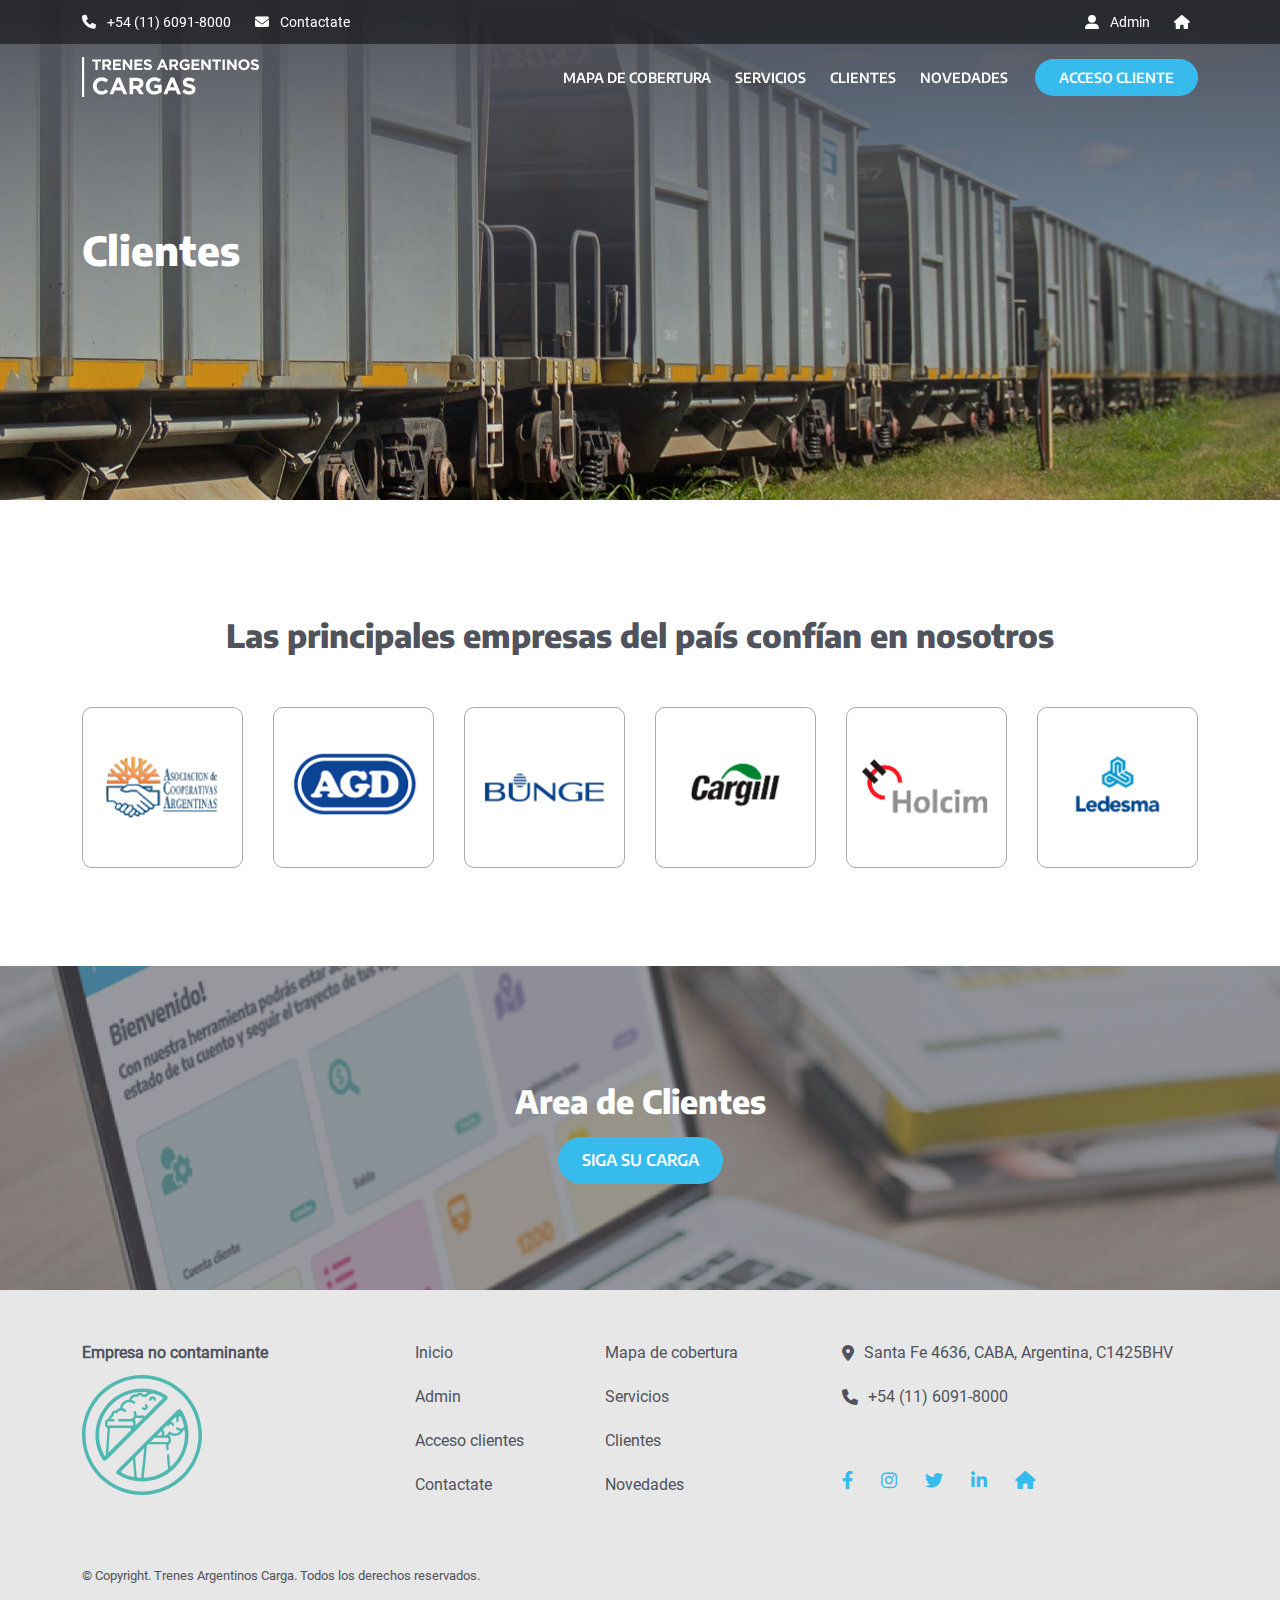
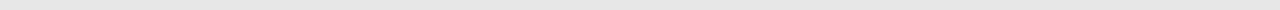
<file: clientes.html>
<!DOCTYPE html>
<html lang="en">

<head>
  <meta charset="utf-8">
  <meta content="width=device-width, initial-scale=1.0" name="viewport">

  <title>Comercial - Trenes Argentinos Cargas</title>
  <meta content="" name="description">
  <meta content="" name="keywords">

  <!-- Favicons -->
  <link rel="apple-touch-icon" sizes="57x57" href="assets/img/favicon/">
  <link rel="apple-touch-icon" sizes="60x60" href="assets/img/favicon//apple-icon-60x60.png">
  <link rel="apple-touch-icon" sizes="72x72" href="assets/img/favicon//apple-icon-72x72.png">
  <link rel="apple-touch-icon" sizes="76x76" href="assets/img/favicon//apple-icon-76x76.png">
  <link rel="apple-touch-icon" sizes="114x114" href="assets/img/favicon//apple-icon-114x114.png">
  <link rel="apple-touch-icon" sizes="120x120" href="assets/img/favicon//apple-icon-120x120.png">
  <link rel="apple-touch-icon" sizes="144x144" href="assets/img/favicon//apple-icon-144x144.png">
  <link rel="apple-touch-icon" sizes="152x152" href="assets/img/favicon//apple-icon-152x152.png">
  <link rel="apple-touch-icon" sizes="180x180" href="assets/img/favicon//apple-icon-180x180.png">
  <link rel="icon" type="image/png" sizes="192x192"  href="assets/img/favicon//android-icon-192x192.png">
  <link rel="icon" type="image/png" sizes="32x32" href="assets/img/favicon//favicon-32x32.png">
  <link rel="icon" type="image/png" sizes="96x96" href="assets/img/favicon//favicon-96x96.png">
  <link rel="icon" type="image/png" sizes="16x16" href="assets/img/favicon//favicon-16x16.png">
  <link rel="manifest" href="assets/img/favicon//manifest.json">
  <meta name="msapplication-TileColor" content="#ffffff">
  <meta name="msapplication-TileImage" content="assets/img/favicon//ms-icon-144x144.png">
  <meta name="theme-color" content="#ffffff">

  <!-- Vendor CSS Files -->
  <link href="assets/vendor/fontawesome-free/css/all.min.css" rel="stylesheet">
  <link href="assets/vendor/bootstrap/css/bootstrap.min.css" rel="stylesheet">
  <link href="assets/vendor/owlcarousel/assets/owl.carousel.min.css" rel="stylesheet">
  <link href="assets/vendor/owlcarousel/assets/owl.theme.default.min.css" rel="stylesheet">

  <!-- Template Main CSS File -->
  <link href="assets/css/style.css" rel="stylesheet">
  <link href="assets/css/poncho.min.css" rel="stylesheet">

  <!-- =======================================================
  * Template Name: TAC 2022 - V1
  * Author: Nicolás Scarselli
  ======================================================== -->
</head>

<body>

  <!-- ======= Top Bar ======= -->
  <div id="topbar" class="d-flex align-items-center fixed-top">
    <div class="container d-flex justify-content-between">
      <div class="contact-info d-flex align-items-center">
        <div class="topbar_phone"><i class="fa-solid fa-phone"></i> +54 (11) 6091-8000</div>
        <div class="topbar_contact"><i class="fa fa-envelope"></i> <a href="contacto.html">Contactate</a></div>
      </div>
      <div class="contact-info d-flex align-items-center">
        <a href="#" target="_blank" class="pe-4"><i class="fa fa-user-alt"></i> Admin</a>
        <a href="https://www.argentina.gob.ar/transporte/trenes-argentinos-cargas" target="_blank"><i class="fa fa-home"></i></a>
      </div>
    </div>
  </div>
  <!-- ======= Top Bar ======= -->

  <!-- ======= Header ======= -->
  <header id="header" class="fixed-top">
    <div class="container d-flex align-items-center">
      <div class="logo me-auto"><a href="index.html"><img src="assets/img/logo.svg" alt=""></a></div>
      <nav id="navbar" class="navbar order-last order-lg-0">
        <ul>
          <li><a class="nav-link" href="mapa.html">MAPA DE COBERTURA</a></li>
          <li><a class="nav-link" href="servicios.html">SERVICIOS</a></li>
          <li><a class="nav-link" href="clientes.html">CLIENTES</a></li>
          <li><a class="nav-link" href="novedades.html">NOVEDADES</a></li>
        </ul>
        <i class="fa-solid fa-bars mobile-nav-toggle"></i>
      </nav><!-- .navbar -->
      <a href="https://sigasucarga.bcyl.com.ar/" class="clientes-btn" target="_blank">ACCESO CLIENTE</a>
    </div>
  </header><!-- End Header -->

  <main id="main">
    <!-- Top Imagen -->
    <div class="jumbotron jumboarticle justify-content-center align-items-center h-100" style="background-image:url(assets/img/top_header_clientes.jpg);">
      <div class="overlay"></div>
      <div class="container jumbotron-container">
        <h1>Clientes</h1>
      </div>
    </div>
    <!-- Top Imagen -->

    <section class="my-5">
      <div class="container text-center">
        <h2>Las principales empresas del país confían en nosotros</h2>

        <div class="owl-carousel owl-theme mt-5">
          <div class="item"> <img src="assets/img/clientes/aca.png" alt=""> </div>
          <div class="item"> <img src="assets/img/clientes/agd.png" alt=""> </div>
          <div class="item"> <img src="assets/img/clientes/bunge.png" alt=""> </div>
          <div class="item"> <img src="assets/img/clientes/cargill.png" alt=""> </div>
          <div class="item"> <img src="assets/img/clientes/holcim.png" alt=""> </div>
          <div class="item"> <img src="assets/img/clientes/ledesma.png" alt=""> </div>
        </div>
      </div>
    </section>

    <section style="background-image: url(assets/img/bg_clientes.jpg); background-size: cover;">
      <div class="container text-center py-5">
        <h2 class="text-white">Area de Clientes</h2>
        <a href="http://sigasucargatest.bcyl.com.ar" target="_blank"><button class="btn btn-primary">Siga su Carga</button></a>
      </div>
    </section>

  </main><!-- End #main -->

  <!-- ======= Footer ======= -->
  <footer id="footer">

    <div class="footer-top">
      <div class="container">
        <div class="row">

          <div class="col-lg-3 me-auto footer-links">
            <ul>
              <li> <b>Empresa no contaminante</b></li>
            </ul>
            <svg xmlns="http://www.w3.org/2000/svg" viewBox="0 0 555.2 555.2" width="120px"  fill="#50b8b1" xmlns:v="https://vecta.io/nano"><path d="M277.6 0C124.29 0 0 124.29 0 277.6s124.29 277.6 277.6 277.6 277.6-124.29 277.6-277.6S430.91 0 277.6 0zm0 538.92c-144.33 0-261.32-117-261.32-261.32S133.27 16.28 277.6 16.28s261.32 117 261.32 261.32-117 261.32-261.32 261.32zM486.37 224.2l-1.42-5.26c-4.99-17.68-12.41-35.1-22.42-51.86-6.6-11.1-14.2-12.1-23.2-3l-12.37 12.37-10.43 10.44h0l-16.62 16.62v-.02l-5.97 5.97h.02l-13.91 13.91-9.39 9.39-24.62 24.62-32.9 32.9c-.2.1-.3.2-.5.4l-.18.18-19.02 19.02-9.2 9.2-39.73 39.73-10.53 10.53-69.84 69.84 69.85-69.8 10.52-10.51 39.78-39.75h.01l9.23-9.24h0l-9.24 9.24-120.06 120.06c-8.8 8.8-7.9 16.6 2.9 22.9 47.1 27.6 97.6 36.8 151.2 26.6 30.84-5.91 58.47-17.94 82.17-34.46h.01a215.46 215.46 0 0 0 9.71-7.19c65.89-51.76 97.39-139.69 76.15-222.83zm-92.43 8.67l.09.31c.64 2.06 2.18 3.46 4.4 3.8 3.2.5 5.5-1.5 6.4-5.3 0-.1 0-.2.1-.4.5-2.8 2-4.7 4.9-4.6s4.3 1.9 4.7 4.8c.6 3.9 3 5.8 6.2 5.5 2.9-.3 4.9-2.7 4.9-6 .1-7.65-6.21-14.38-14.01-15.39-.12-.02-.24-.04-.36-.04l21.69-21.69.17.23c3.18 4.35 4.49 10.17 3.11 16.09-1 4.3.1 6.8 3.3 7.9s6.2-.6 7.3-4.4c1.6-5.5 1.7-11.1 0-16.6-.8-2.4 0-3.4 2-4.2 2.91-1.15 5.69-1.24 8.23-.06h.01c.07.04.15.08.23.12a187.33 187.33 0 0 1 5.4 12.52c.97 2.48 1.89 4.99 2.75 7.52 2.96 8.62 5.31 17.47 7.04 26.46-.02.03-.04.06-.06.08-5.63 8.39-17.05 10.73-25.6 5.16l-2.1-1.5c-2.9-2-6-1.6-8 .9-1.9 2.5-1.5 5.7 1.2 8 4.6 3.9 10 6 16.2 6.9-9.2 12.2-27.9 15-41.4 6.6-1.1-.7-2-1.4-3.1-2.1-4.2-3-7.8-1.9-9.7 3-3.6 9.3-10.2 13.7-20.5 13.1 1.5-4.5 2.8-9 1.9-13.8-.7-3.6-2.1-6.9-4.4-9.7-1-1.23-2.22-2.01-3.49-2.31l-.34-.06 20.84-20.84zm-38.21 38.21l2.5-2.5 8.66-8.66a3.88 3.88 0 0 0 .07.33c.14.74.43 1.49.87 2.23 5.6 9.7 1.2 17.3-10.1 17.3h-10.7l8.7-8.7zm-32.4 32.5l1.7-1.7c.6-.5 1.1-1.1 1.6-1.7l9.3-9.3h7.9l51.6-.1c3.8-.1 5 1.1 4.7 4.6s-.2 7 0 10.5c.2 3-1 3.9-3.9 3.9-17.3-.1-34.7 0-52 0-9.01 0-17.99-.03-26.98-.02h-.1l6.18-6.18zm-10.28-13.21c-.08.1-.17.23-.32.31l.32-.31zm-134.5 158.28s-.08-.05-.12-.07l4.2-4.4 52.93-52.92v.06s.01.08.01.12l6.73 81.24c-23.58-4.22-45.43-12.54-63.75-24.03zm95.56 27.11c-6.89-.12-13.71-.58-20.41-1.39l-4.27-46.5-3.36-46.94v-.11s-.01-.05-.01-.07l41.58-41.54v.05s-.01.08-.01.11l-1.2 15c-2.48 29.97-9.27 88.78-12.32 121.38zm145.53-59.77l-.7.71 2.13-2.2-1.43 1.49zm5.48-5.84s-.06.08-.1.12l-2.61 2.83-.05.05 2.88-3.14c-.04.05-.08.09-.12.14zm2.8-3.17l-.46.54-1.07 1.2 2.06-2.37-.54.63zm3.96-4.72l-1.61 1.96-.58.69 2.46-2.98c-.09.11-.18.22-.26.33zm3.45-4.36l-1.22 1.57-1.07 1.34 2.62-3.34c-.11.15-.22.29-.33.43zm2.68-3.59l-1.49 2.01-.72.96 2.63-3.54-.41.57zm2.89-4.06c-.44.65-.9 1.29-1.35 1.93l-.49.67 2.25-3.2-.41.6zm2.44-3.59l-1.04 1.55c-.1.15-.21.3-.31.45l2.26-3.4-.91 1.4zm2.93-4.58l-.78 1.24-.09.15c-.18.3-.38.59-.57.88l1.9-3.03-.46.75zm2.57-4.25h0a69.97 69.97 0 0 1-1.23 2.06l1.61-2.72-.38.66zm1.74-3.03l-.18.32 1.13-2.04-.95 1.72zm2.87-5.26l-.96 1.79 1.5-2.87-.55 1.08zm21.62-72.28l-.24 2.3c-.01.11-.02.22-.04.33l-.23 2-.37 2.81-.36 2.48c-.03.22-.07.44-.1.66l-.29 1.81-.09.54-.33 1.93-.45 2.47-.42 2.18-.57 2.75-.82 3.6-.86 3.52c0 .01-.01.03-.01.04-.02.06-.03.13-.05.2l-.91 3.42-.92 3.23-.98 3.23-1.99 6.02-1 2.81-1.01 2.71-2.08 5.22-1.03 2.43-1.03 2.35-1.03 2.27c-.15.33-.32.66-.47.99l1.5-3.26-1.97 4.25c-.07.14-.14.28-.2.43-10.76 22.39-26.03 43.35-46.09 61.51l-2.12 1.89-4.48-53.09c-.4-4.1-2.6-6.3-6-6.1-3.5.2-5.5 3.1-5.1 7.2l5.09 60.62c-34.8 26.74-74.45 39.14-112.56 40.64l9.87-93.16 4.18-50.5h.12l.38-4.98c.01-.04.01-.07.01-.11v-.04l5.98-5.96h.12 79.01c2.9 0 3.5 1.1 3.6 3.6s.3 5 .5 7.5h.02l.8 9.87c.3 4 2.8 6.4 6.1 6.2s5.3-2.8 5.1-6.9l-1-13.3h-.05l-.37-3.77c-.2-2.2.2-3.2 2.5-4 5.8-2 8.8-6.6 8.9-12.9v-13.1c.1-4.9-1.5-9-5.5-12.1-.5-.4-1.4-.5-1.1-1.6.7-2.9 3.7-4.3 6.5-3 21.1 9.9 45.7 1.9 56.8-18.7.9-1.8 2.2-2.8 3.8-3.8 1-.57 1.94-1.19 2.84-1.84.02-.01.04-.02.05-.04 1.78 14.6 1.96 29.46.45 44.26zm-237.19-28.55l61.19-61.21 10.28-10.28 30.15-30.16 10.59-10.6 34.92-34.95 6.22-6.23c1.09-1.08 2.03-2.15 2.8-3.21 5.37-7.27 3.38-13.98-5.7-19.39-32.2-19.2-67.2-29.1-104.7-30.2-17.1.8-35.3 1.8-52.5 5.4-143 30.3-214.1 195.8-137.8 320.7 4.14 6.7 9.15 9.3 14.48 7.62 2.39-.74 4.84-2.34 7.32-4.82l4.46-4.45 107.93-107.86 10.36-10.36zm9.56-34.59c1.56-7.89 1.14-20.69-1.81-24.34-.89-1.07-1.47-2.06-1.72-2.9h.22c-.2-1.3.4-2.5 2-3.8.8-.7 1.4-1.8 2-2.7.5-.8.9-1.7 1.9-1.4 5.8 1.5 11.8-1.5 17.7.7 3 1.1 6.5.7 9.5-.6 1.7-1 2.9-.4 4.4.7.03.02.07.05.1.07l-34.29 34.27zM92.65 205.13l.34-.87.39-.95-.75 1.87c0-.02.01-.03.02-.05zm-.6 1.55c.02-.05.04-.11.06-.16-.02.05-.04.11-.06.16h0zm-1.68 4.55l.29-.81-.41 1.14c.04-.11.08-.22.11-.33zm-.74 2.12c.09-.24.17-.48.25-.72l-.38 1.11a5.94 5.94 0 0 1 .13-.39zm-.46 1.37c.02-.06.04-.13.07-.19-.03.1-.07.21-.1.31.01-.04.03-.08.04-.12zm-1.68 5.3c.02-.06.03-.11.05-.17-.04.13-.08.25-.11.38l.06-.21zm-2.5 9.04c.02-.09.05-.18.07-.26-.06.22-.11.44-.16.66l.09-.4zm-1 4.2c.01-.06.03-.13.04-.19-.03.12-.05.23-.08.35.01-.05.02-.11.04-.16zm-.79 3.62l.42-1.98c.01-.05.02-.11.04-.16l-.49 2.29.03-.15zm-.43 2.14c.01-.07.03-.14.04-.22-.03.17-.07.34-.1.51l.06-.29zm-1.03 5.66c0-.06.02-.12.03-.19l-.16.96.12-.78zm-1.05 7.12a5.46 5.46 0 0 0 .05-.4l-.13 1.02.08-.62zm-.45 3.79v-.08c0 .06 0 .13-.01.19v-.11zm-.93 11.61c0-.1.01-.2.02-.3l-.06 1.33a34.12 34.12 0 0 0 .04-1.03zm-.26 10.29v-.37-.22.78-.19zm.02-2.83v-.22c0-.25.01-.5.02-.74 0 .39-.01.79-.02 1.18v-.22zm.17 11.67v-.17.24-.07zm.21 3.82v-.17c0 .13 0 .26.01.39 0-.07 0-.15-.01-.22zm.14 2.09c0-.05 0-.11-.01-.16l.06.77c-.02-.2-.03-.4-.05-.6zm.23 2.84h0v.05-.05zm.27 2.89l-.13-1.37-.07-.75c0-.06-.01-.12-.01-.18l.22 2.31zm38.25-49.39l-6.9 95.8-1.93 27.63-3.67 3.67c-6.83-10.91-12.53-23.12-16.9-36.22l-1.16-3.61c-1.32-4.23-2.49-8.55-3.52-12.95l-.44-1.91c-.39-1.73-.75-3.47-1.09-5.23l-.74-3.97-.65-4-.39-2.69-.54-4.25c-.08-.63-.15-1.26-.21-1.89-.03-.22-.05-.46-.07-.68l.28 2.57-.31-2.81v-.05h0c-3.13-30.75.71-63.76 13.51-95.24l.12-.29 1.26-3.01-1.13 2.7.12-.3 1.01-2.4 1.2-2.75 2.54-5.45 1.34-2.71a188.08 188.08 0 0 1 3.13-5.95l1.65-2.95 1.89-3.24a219.33 219.33 0 0 1 4-6.42h.01l2.65-3.99c4.99-7.27 10.55-14.36 16.74-21.21a207.7 207.7 0 0 1 15.9-15.8l4.15-3.6a150.96 150.96 0 0 1 4.21-3.45 186.57 186.57 0 0 1 6.44-4.94c3.61-2.65 7.28-5.15 11-7.52l3.08-1.93c3.1-1.89 6.22-3.68 9.38-5.37 2.11-1.13 4.24-2.22 6.37-3.28l3.63-1.73 2.8-1.27h.01a193.11 193.11 0 0 1 7.32-3.1c1.64-.66 3.28-1.29 4.93-1.89l4.18-1.48 4.4-1.45c28.42-9 58.11-11.27 86.62-7.38-.02.01-.04.02-.06.04-1.47.94-2.89 1.99-4.27 3.15-5.1 4.2-9.5 6.7-16 5.4-1.4-.3-2.4-.4-3.5-1.5-7.8-8.2-18.7-8.2-26.6.1-1.1 1.1-2 1.5-3.5 1.4-15.7-.6-27.7 8.2-32.3 23.4-.5 1.7-1.3 2.3-3 2.5-20 1.9-35.2 15.9-38.8 35.6-.3 1.7-.9 2.5-2.7 2.9-6.3 1.5-11.7 4.8-16 9.8-.9 1-1.7 1.4-3.2 1.4-10.8 0-17.4 5.8-18.9 16.6-.2 1.5-.7 2.4-1.9 3.3-5.7 4.4-9.6 10-11.4 17-.4 1.6-1 2.3-3 2.5-2.93.2-5.39 1.06-7.36 2.6h-.24c-3.1 2.4-5 6.2-5 10.9-.1 4.7-.1 9.5 0 14.2.1 6.1 3.2 10.8 9.1 12.7 2.4.8 2.5 1.8 2.4 4zm-.3-18.6a91.95 91.95 0 0 0 0-10.5c-.2-3.2.8-4.4 4.2-4.3 7.7.2 15.5.1 23.2 0 4.2-.1 7-3 6.2-6.6-.09-.66-.36-1.22-.64-1.7h.04c-.9-1.7-2.6-2.7-4.9-2.7-3.4 0-6.7-.1-10.1 0-2.6.1-2.7-.8-1.7-2.8 2-4.1 4.8-7.3 8.8-9.3 3.4-1.7 4.7-4.1 4.1-7.8-1-6.1 3.1-9.5 9.1-7.5 3.4 1.2 5.7.1 7.6-2.7 8-11.6 19.8-13.4 31.2-4.6 3 2.3 6.2 2.2 8.3-.4 2.2-2.6 1.8-5.5-1.1-8.2-3.3-3.1-7.2-5.5-11.6-6.6-3.3-.8-3.3-2.2-2.5-4.9 6-20.2 29-29.3 47.3-18.7.9.5 1.7 1.1 2.5 1.6 2.9 1.5 5.9.9 7.6-1.6 1.8-2.6 1.2-5.8-1.6-7.9-3.7-2.6-7.6-4.8-12-5.8-3.2-.7-2.8-2.1-1.8-4.3 3.7-8.6 12.7-13.5 21.9-11.8 6.3 1.1 6.5 1.1 9.7-4.5 2.7-4.6 8.8-4.8 11.2-.1 2.1 4.3 5.1 5.3 9.4 4.4 3.7-.8 7.5-.1 11.1.8 3.1.8 5.5 0 7.5-2.6 7.42-9.29 17.13-13.82 26.75-13.66.05-.01.09 0 .14 0a192 192 0 0 1 15.84 4.88 188.88 188.88 0 0 1 13.17 5.24l1.85.83 2.1.97c1.17.54 2.34 1.1 3.49 1.68a3.42 3.42 0 0 1 .43.21l3.07 1.56.63.34c.94.48 1.87.98 2.79 1.49l2.27 1.26 2.77 1.6-1.01 1.01-34.37 34.36-6.11 6.12-45.04 45.02c-1.69-1.1-3.32-2.37-4.87-3.81-3.6-3.3-5.6-3.5-9.4-.7-2.2 1.6-4.7 2.2-7 .9-2.7-1.6-5.3-1.8-8.2-.7-.6.2-1.2.2-1.8.3-5.7.7-5.6.7-5.8-4.8-.2-4.1-1-8.1-2.8-11.9-1.8-4-4.7-5.5-7.9-4.2-3.1 1.3-4.1 4.5-2.5 8.5 4.7 11.9-.4 23.8-11.9 27.6-2.5.8-5.1 1.1-7.7 1.1h-46.4c-2.38 0-4.31.54-5.61 2.5h-.49c.1.4 0 .5-.1.8-1 2.2-.5 4.2.9 5.9 1.6 1.9 3.9 2 6.2 2h57.2q5.3 0 5.3 5.4c0 3.2-.1 6.5 0 9.7.2 3-1.1 3.8-3.9 3.8l-55.7-.1c-18.6 0-36.7-.1-55 .1-3.3 0-4.5-.9-4.3-4.2zm3.49 130.01l3.21-44.71 4.7-66.8c.2-2.5 1-3.3 3.5-3.3h89c2.2 0 3.2.4 3.4 2.9l.46 7.68-104.27 104.23zM293 135.18c-2.7 2-3 5.1-.6 8.5 1.4 2.1 1.8 4.1.3 6.2-1.8 2.4-4.2 2.5-7.5.3-3-2-6-1.7-8 .8s-1.6 5.5 1 8c3.1 2.6 6.8 3.8 11.1 4 6.2-.5 11.2-3.3 14-9.2 2.7-5.8 2.1-11.4-1.7-16.5-2.6-3.5-5.8-4.2-8.6-2.1zm17.3-21.7c-.1 3.8 1.7 6 4.8 6.4s5.6-1.5 6.2-5.1c.5-2.9 1.5-5 4.8-5.1 3.5-.1 4.5 2.3 5 5.3.7 3.6 3.1 5.3 6.3 4.8 3.1-.5 4.9-2.9 4.7-6.5-.4-8.4-7.5-14.9-16-14.9s-15.7 6.8-15.8 15.1z"/></svg>
          </div>

          <div class="col-lg-2 col-md-4 col-6 footer-links">
            <ul>
              <li><a href="index.html">Inicio</a></li>
              <li><a href="#">Admin</a></li>
              <li><a href="https://sigasucarga.bcyl.com.ar/">Acceso clientes</a></li>
              <li><a href="contacto.html">Contactate</a></li>
            </ul>
          </div>

          <div class="col-lg-2 col-md-4 col-6 footer-links">
            <ul>
              <li><a href="mapa.html">Mapa de cobertura</a></li>
              <li><a href="servicios.html">Servicios</a></li>
              <li><a href="clientes.html">Clientes</a></li>
              <li><a href="novedades.html">Novedades</a></li>
            </ul>
          </div>

          <div class="col-lg-4 col-md-4 ms-auto footer-links">
            <ul>
              <li><i class="fa-solid fa-location-dot"></i> Santa Fe 4636, CABA, Argentina, C1425BHV</li>
              <li><i class="fa-solid fa-phone"></i> <span>+54 (11) 6091-8000</span> </li>
            </ul>
            <div class="social-links mt-4">
              <a href="https://www.facebook.com/trenesargentinoscargas"  target="_blank"><i class="fa-brands fa-facebook-f"></i></a>
              <a href="https://www.instagram.com/trenesargcargas/?hl=es" target="_blank"><i class="fa-brands fa-instagram"></i></a>
              <a href="https://twitter.com/TACargas" target="_blank"><i class="fa-brands fa-twitter"></i></a>
              <a href="https://ar.linkedin.com/company/trenes-argentinos-cargas" target="_blank"><i class="fa-brands fa-linkedin-in"></i></a>
              <a href="https://www.argentina.gob.ar/transporte/trenes-argentinos-cargas" target="_blank"><i class="fa fa-home"></i></a>
            </div>
          </div>

        </div>
      </div>
    </div>

    <div class="container d-md-flex py-4">
      <div class="me-md-auto text-center text-md-start">
        <div class="credits">
          &copy; Copyright. Trenes Argentinos Carga. Todos los derechos reservados. <span style="display: none">Diseño y desarrollo: <a href="https://www.behance.net/nicoscarselli">Nicolás Scarselli</a>.</span> 
        </div>
      </div>
    </div>
  </footer>
  <!-- End Footer -->

  <a href="#" class="back-to-top d-flex align-items-center justify-content-center"><i class="fa-solid fa-angle-up"></i></a>

  <!-- Vendor JS Files -->
  <script src="assets/vendor//jquery/jquery-3.6.0.min.js"></script>
  <script src="assets/vendor/bootstrap/js/bootstrap.bundle.min.js"></script>
  <script src="assets/vendor/owlcarousel/owl.carousel.min.js"></script>


  <!-- Template Main JS File -->
  <script src="assets/js/main.js"></script>

</body>

</html>
</file>
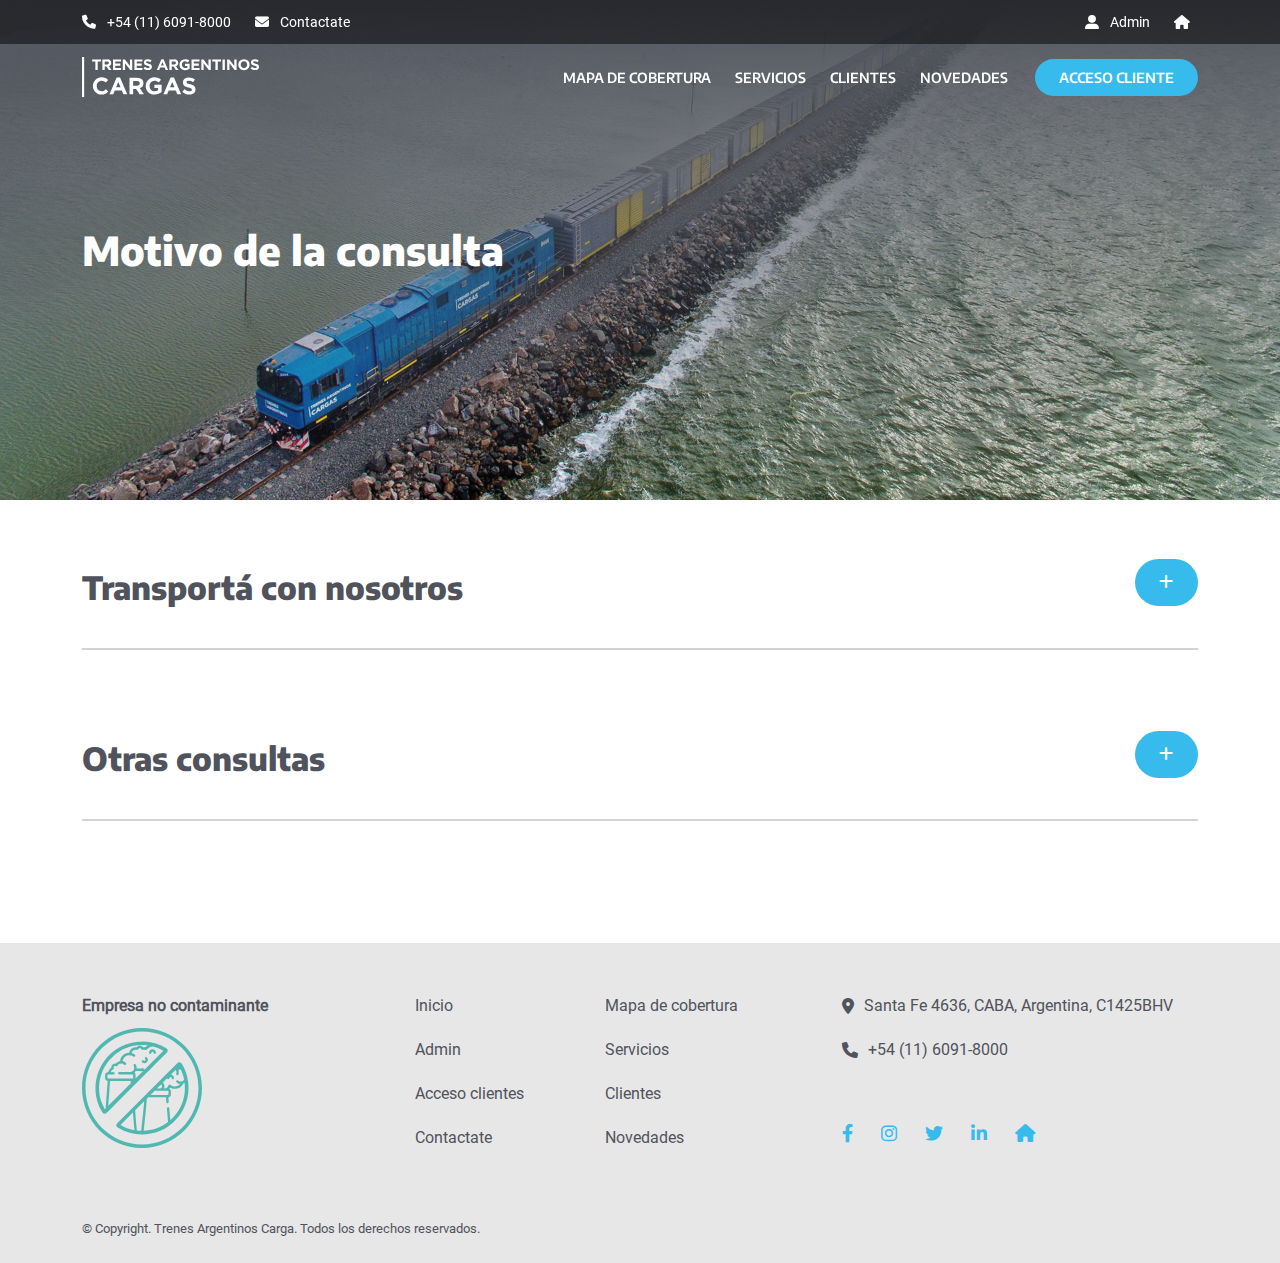
<file: contacto.html>
<!DOCTYPE html>
<html lang="en">

<head>
  <meta charset="utf-8">
  <meta content="width=device-width, initial-scale=1.0" name="viewport">

  <title>Comercial - Trenes Argentinos Cargas</title>
  <meta content="" name="description">
  <meta content="" name="keywords">

  <!-- Favicons -->
  <link rel="apple-touch-icon" sizes="57x57" href="assets/img/favicon/">
  <link rel="apple-touch-icon" sizes="60x60" href="assets/img/favicon//apple-icon-60x60.png">
  <link rel="apple-touch-icon" sizes="72x72" href="assets/img/favicon//apple-icon-72x72.png">
  <link rel="apple-touch-icon" sizes="76x76" href="assets/img/favicon//apple-icon-76x76.png">
  <link rel="apple-touch-icon" sizes="114x114" href="assets/img/favicon//apple-icon-114x114.png">
  <link rel="apple-touch-icon" sizes="120x120" href="assets/img/favicon//apple-icon-120x120.png">
  <link rel="apple-touch-icon" sizes="144x144" href="assets/img/favicon//apple-icon-144x144.png">
  <link rel="apple-touch-icon" sizes="152x152" href="assets/img/favicon//apple-icon-152x152.png">
  <link rel="apple-touch-icon" sizes="180x180" href="assets/img/favicon//apple-icon-180x180.png">
  <link rel="icon" type="image/png" sizes="192x192"  href="assets/img/favicon//android-icon-192x192.png">
  <link rel="icon" type="image/png" sizes="32x32" href="assets/img/favicon//favicon-32x32.png">
  <link rel="icon" type="image/png" sizes="96x96" href="assets/img/favicon//favicon-96x96.png">
  <link rel="icon" type="image/png" sizes="16x16" href="assets/img/favicon//favicon-16x16.png">
  <link rel="manifest" href="assets/img/favicon//manifest.json">
  <meta name="msapplication-TileColor" content="#ffffff">
  <meta name="msapplication-TileImage" content="assets/img/favicon//ms-icon-144x144.png">
  <meta name="theme-color" content="#ffffff">

  <!-- Vendor CSS Files -->
  <link href="assets/vendor/fontawesome-free/css/all.min.css" rel="stylesheet">
  <link href="assets/vendor/bootstrap/css/bootstrap.min.css" rel="stylesheet">
  <link href="assets/vendor/bootstrap/css/bootstrap.min.css" rel="stylesheet">

  <!-- Template Main CSS File -->
  <link href="assets/css/style.css" rel="stylesheet">
  <link href="assets/css/poncho.min.css" rel="stylesheet">

  <!-- =======================================================
  * Template Name: TAC 2022 - V1
  * Author: Nicolás Scarselli
  ======================================================== -->
</head>

<body>

  <!-- ======= Top Bar ======= -->
  <div id="topbar" class="d-flex align-items-center fixed-top">
    <div class="container d-flex justify-content-between">
      <div class="contact-info d-flex align-items-center">
        <div class="topbar_phone"><i class="fa-solid fa-phone"></i> +54 (11) 6091-8000</div>
        <div class="topbar_contact"><i class="fa fa-envelope"></i> <a href="contacto.html">Contactate</a></div>
      </div>
      <div class="contact-info d-flex align-items-center">
        <a href="#" target="_blank" class="pe-4"><i class="fa fa-user-alt"></i> Admin</a>
        <a href="https://www.argentina.gob.ar/transporte/trenes-argentinos-cargas" target="_blank"><i class="fa fa-home"></i></a>
      </div>
    </div>
  </div>
  <!-- ======= Top Bar ======= -->

  <!-- ======= Header ======= -->
  <header id="header" class="fixed-top">
    <div class="container d-flex align-items-center">
      <div class="logo me-auto"><a href="index.html"><img src="assets/img/logo.svg" alt=""></a></div>
      <nav id="navbar" class="navbar order-last order-lg-0">
        <ul>
          <li><a class="nav-link" href="mapa.html">MAPA DE COBERTURA</a></li>
          <li><a class="nav-link" href="servicios.html">SERVICIOS</a></li>
          <li><a class="nav-link" href="clientes.html">CLIENTES</a></li>
          <li><a class="nav-link" href="novedades.html">NOVEDADES</a></li>
        </ul>
        <i class="fa-solid fa-bars mobile-nav-toggle"></i>
      </nav><!-- .navbar -->
      <a href="https://sigasucarga.bcyl.com.ar/" class="clientes-btn" target="_blank">ACCESO CLIENTE</a>
    </div>
  </header><!-- End Header -->
  
  <main id="main">

    <!-- Top Imagen -->
    <div class="jumbotron jumboarticle justify-content-center align-items-center h-100" style="background-image:url(assets/img/top_header_contacto.jpg);">
      <div class="overlay"></div>
      <div class="container jumbotron-container">
        <h1>Motivo de la consulta</h1>
      </div>
    </div>
    <!-- Top Imagen -->

    <section>
      <div class="container">
  
        <!-- ======= Form Transportá con nosotros ======= -->
        <div class="row justify-content-center">
  
          <div class="col-lg-12">
  
            <div class="d-flex align-items-center justify-content-between">
              <h2>Transportá con nosotros</h2>
              <div>
                <button class="btn btn-primary" type="button" data-bs-toggle="collapse" data-bs-target="#collapseOne" aria-expanded="true" aria-controls="collapseOne">
                  <i class="fa-solid fa-plus"></i>
                </button>
              </div>
            </div>

            <hr>
  
            <!-- ======= Form Expanded Transportá con nosotros ======= -->
            <div class="collapse" id="collapseOne">
              <h4 class="mb-5">*El aforo mínimo es de 30 toneladas por vagón.</h4>

              <div class="row">
                <div class="col-lg-6 form-group item-form">
                  <label>¿Qué tipo de producto necesitás transportar? *</label>
                  <input type="text" name="name" class="form-control" id="nombre" required aria-required="true">
                </div>
  
                <div class="col-lg-6 form-group item-form">
                  <label for="nombre">¿Qué cantidad? Incluir unidad de medida *</label>
                  <input type="text" name="name" class="form-control" id="nombre" required aria-required="true">
                </div>              
  
                <div class="col-lg-6 form-group item-form">              
                  <label>¿Con qué periodicidad necesitas transportar? *</label>
                  <select class="form-control form-select " aria-label="Default select example">
                    <option selected>Seleccionar</option>
                    <option value="1">Semanal</option>
                    <option value="2">Quincenal</option>
                    <option value="3">Mensual</option>
                    <option value="4">Otra - especificar</option>
                  </select>
                  <label class="mt-3">Especificar:</label>
                  <input type="text" name="name" class="form-control" id="especificar" required aria-required="true">
                </div>
  
                <div class="col-lg-6 form-group item-form">              
                  <label>¿En qué forma se encuentra tu carga? *</label>
                  <select class="form-control form-select " aria-label="Default select example">
                    <option selected>Seleccionar</option>
                    <option value="1">a granel</option>
                    <option value="2">Two</option>
                    <option value="3">Three</option>
                  </select>
                  <label class="mt-3">Especificar:</label>
                  <input type="text" name="name" class="form-control" id="especificar" required aria-required="true">
                </div>
  
                <div class="col-lg-6 form-group item-form">
                  <label for="nombre">¿Cuál es el origen de la carga? Indicar localidad y provincia *</label>
                  <input type="text" name="name" class="form-control" id="nombre" required aria-required="true">
                </div>
  
                <div class="col-lg-6 form-group item-form">
                  <label for="nombre">¿Cuál es el destino de la carga? Indicar localidad y provincia *</label>
                  <input type="text" name="name" class="form-control" id="nombre" required aria-required="true">
                </div>
  
                <div class="col-lg-6 form-group item-form">
                  <label for="nombre">¿Existe tendido ferroviario en las instalaciones de origen y destino?</label>
                  <input type="text" name="name" class="form-control" id="nombre" required aria-required="true">
                </div>
  
                <div class="col-lg-6 form-group item-form">
                  <label for="nombre">Especifique cualquier información adicional relevante sobre su carga (opcional)</label>
                  <input type="text" name="name" class="form-control" id="nombre" required aria-required="true">
                </div>
              </div>
  
              <div class="row">
                <h4>Datos personales</h4>
  
                <div class="col-lg-6 form-group item-form">
                  <label for="nombre">Nombre y Apellido *</label>
                  <input type="text" name="name" class="form-control" id="nombre" required aria-required="true">
                </div>
  
                <div class="col-lg-6 form-group item-form">
                  <label for="nombre">Empresa *</label>
                  <input type="text" name="name" class="form-control" id="nombre" required aria-required="true">
                </div>
  
                <div class="col-lg-6 form-group item-form">
                  <label for="nombre">Correo electrónico *</label>
                  <input type="text" name="name" class="form-control" id="nombre" required aria-required="true">
                </div>
  
                <div class="col-lg-6 form-group item-form">
                  <label for="nombre">Teléfono *</label>
                  <input type="text" name="name" class="form-control" id="nombre" required aria-required="true">
                </div>
  
                <div class="col-lg-6 form-group item-form">
                  <label for="nombre">Localidad</label>
                  <input type="text" name="name" class="form-control" id="nombre" required aria-required="true">
                </div>
  
                <div class="col-lg-6 form-group item-form">
                  <label for="nombre">Provincia</label>
                  <input type="text" name="name" class="form-control" id="nombre" required aria-required="true">
                </div>
              </div>
  
              <div class="d-flex justify-content-between align-items-center">
                <div>
                  <p>(*) Campos obligatorios</p>
                </div>
                <div>
                  <button class="btn btn-primary"> Enviar </button>
                </div>
              </div>
  
            </div>
            <!-- ======= Form Expanded Transportá con nosotros ======= -->
  
          </div>
        </div>
        <!-- ======= Form Transportá con nosotros ======= -->
        
        <!-- ====================================================================== -->
  
        <!-- ======= Form Otras Consultas ======= -->
        <div class="row justify-content-center py-5">
  
          <div class="col-lg-12">
  
            <div class="d-flex align-items-center justify-content-between">
              <h2>Otras consultas</h2>
              <div>
                <button class="btn btn-primary" type="button" data-bs-toggle="collapse" data-bs-target="#collapseTwo" aria-expanded="true" aria-controls="collapseTwo">
                  <i class="fa-solid fa-plus"></i>
                </button>
              </div>
            </div>
            
            <hr>

            <!-- ======= Form Expanded Otras Consultas ======= -->
            <div class="collapse" id="collapseTwo">
              <div class="row">
                <div class="col-lg-4 form-group item-form">
                  <label for="nombre">Nombre y Apellido *</label>
                  <input type="text" name="name" class="form-control" id="nombre" required aria-required="true">
                </div>
  
                <div class="col-lg-4 form-group item-form">
                  <label for="nombre">Empresa *</label>
                  <input type="text" name="name" class="form-control" id="nombre" required aria-required="true">
                </div>
  
                <div class="col-lg-4 form-group item-form">
                  <label for="nombre">Correo electrónico *</label>
                  <input type="text" name="name" class="form-control" id="nombre" required aria-required="true">
                </div>
  
                <div class="col-lg-4 form-group item-form">
                  <label for="nombre">Teléfono *</label>
                  <input type="text" name="name" class="form-control" id="nombre" required aria-required="true">
                </div>
  
                <div class="col-lg-8 form-group item-form">
                  <label for="nombre">Consulta *</label>
                  <input type="text" name="name" class="form-control" id="nombre" required aria-required="true">
                </div>
              </div>
  
              <div class="d-flex justify-content-between align-items-center">
                <div>
                  <p>(*) Campos obligatorios</p>
                </div>
                <div>
                  <button class="btn btn-primary"> Enviar </button>
                </div>
              </div>
            </div>
            <!-- ======= Form Expanded Otras Consultas ======= -->
  
          </div>
        </div>
        <!-- ======= Form Otras Consultas ======= -->
  
      </div>
    </section>

  </main><!-- End #main -->

  <!-- ======= Footer ======= -->
  <footer id="footer">

    <div class="footer-top">
      <div class="container">
        <div class="row">

          <div class="col-lg-3 me-auto footer-links">
            <ul>
              <li> <b>Empresa no contaminante</b></li>
            </ul>
            <svg xmlns="http://www.w3.org/2000/svg" viewBox="0 0 555.2 555.2" width="120px"  fill="#50b8b1" xmlns:v="https://vecta.io/nano"><path d="M277.6 0C124.29 0 0 124.29 0 277.6s124.29 277.6 277.6 277.6 277.6-124.29 277.6-277.6S430.91 0 277.6 0zm0 538.92c-144.33 0-261.32-117-261.32-261.32S133.27 16.28 277.6 16.28s261.32 117 261.32 261.32-117 261.32-261.32 261.32zM486.37 224.2l-1.42-5.26c-4.99-17.68-12.41-35.1-22.42-51.86-6.6-11.1-14.2-12.1-23.2-3l-12.37 12.37-10.43 10.44h0l-16.62 16.62v-.02l-5.97 5.97h.02l-13.91 13.91-9.39 9.39-24.62 24.62-32.9 32.9c-.2.1-.3.2-.5.4l-.18.18-19.02 19.02-9.2 9.2-39.73 39.73-10.53 10.53-69.84 69.84 69.85-69.8 10.52-10.51 39.78-39.75h.01l9.23-9.24h0l-9.24 9.24-120.06 120.06c-8.8 8.8-7.9 16.6 2.9 22.9 47.1 27.6 97.6 36.8 151.2 26.6 30.84-5.91 58.47-17.94 82.17-34.46h.01a215.46 215.46 0 0 0 9.71-7.19c65.89-51.76 97.39-139.69 76.15-222.83zm-92.43 8.67l.09.31c.64 2.06 2.18 3.46 4.4 3.8 3.2.5 5.5-1.5 6.4-5.3 0-.1 0-.2.1-.4.5-2.8 2-4.7 4.9-4.6s4.3 1.9 4.7 4.8c.6 3.9 3 5.8 6.2 5.5 2.9-.3 4.9-2.7 4.9-6 .1-7.65-6.21-14.38-14.01-15.39-.12-.02-.24-.04-.36-.04l21.69-21.69.17.23c3.18 4.35 4.49 10.17 3.11 16.09-1 4.3.1 6.8 3.3 7.9s6.2-.6 7.3-4.4c1.6-5.5 1.7-11.1 0-16.6-.8-2.4 0-3.4 2-4.2 2.91-1.15 5.69-1.24 8.23-.06h.01c.07.04.15.08.23.12a187.33 187.33 0 0 1 5.4 12.52c.97 2.48 1.89 4.99 2.75 7.52 2.96 8.62 5.31 17.47 7.04 26.46-.02.03-.04.06-.06.08-5.63 8.39-17.05 10.73-25.6 5.16l-2.1-1.5c-2.9-2-6-1.6-8 .9-1.9 2.5-1.5 5.7 1.2 8 4.6 3.9 10 6 16.2 6.9-9.2 12.2-27.9 15-41.4 6.6-1.1-.7-2-1.4-3.1-2.1-4.2-3-7.8-1.9-9.7 3-3.6 9.3-10.2 13.7-20.5 13.1 1.5-4.5 2.8-9 1.9-13.8-.7-3.6-2.1-6.9-4.4-9.7-1-1.23-2.22-2.01-3.49-2.31l-.34-.06 20.84-20.84zm-38.21 38.21l2.5-2.5 8.66-8.66a3.88 3.88 0 0 0 .07.33c.14.74.43 1.49.87 2.23 5.6 9.7 1.2 17.3-10.1 17.3h-10.7l8.7-8.7zm-32.4 32.5l1.7-1.7c.6-.5 1.1-1.1 1.6-1.7l9.3-9.3h7.9l51.6-.1c3.8-.1 5 1.1 4.7 4.6s-.2 7 0 10.5c.2 3-1 3.9-3.9 3.9-17.3-.1-34.7 0-52 0-9.01 0-17.99-.03-26.98-.02h-.1l6.18-6.18zm-10.28-13.21c-.08.1-.17.23-.32.31l.32-.31zm-134.5 158.28s-.08-.05-.12-.07l4.2-4.4 52.93-52.92v.06s.01.08.01.12l6.73 81.24c-23.58-4.22-45.43-12.54-63.75-24.03zm95.56 27.11c-6.89-.12-13.71-.58-20.41-1.39l-4.27-46.5-3.36-46.94v-.11s-.01-.05-.01-.07l41.58-41.54v.05s-.01.08-.01.11l-1.2 15c-2.48 29.97-9.27 88.78-12.32 121.38zm145.53-59.77l-.7.71 2.13-2.2-1.43 1.49zm5.48-5.84s-.06.08-.1.12l-2.61 2.83-.05.05 2.88-3.14c-.04.05-.08.09-.12.14zm2.8-3.17l-.46.54-1.07 1.2 2.06-2.37-.54.63zm3.96-4.72l-1.61 1.96-.58.69 2.46-2.98c-.09.11-.18.22-.26.33zm3.45-4.36l-1.22 1.57-1.07 1.34 2.62-3.34c-.11.15-.22.29-.33.43zm2.68-3.59l-1.49 2.01-.72.96 2.63-3.54-.41.57zm2.89-4.06c-.44.65-.9 1.29-1.35 1.93l-.49.67 2.25-3.2-.41.6zm2.44-3.59l-1.04 1.55c-.1.15-.21.3-.31.45l2.26-3.4-.91 1.4zm2.93-4.58l-.78 1.24-.09.15c-.18.3-.38.59-.57.88l1.9-3.03-.46.75zm2.57-4.25h0a69.97 69.97 0 0 1-1.23 2.06l1.61-2.72-.38.66zm1.74-3.03l-.18.32 1.13-2.04-.95 1.72zm2.87-5.26l-.96 1.79 1.5-2.87-.55 1.08zm21.62-72.28l-.24 2.3c-.01.11-.02.22-.04.33l-.23 2-.37 2.81-.36 2.48c-.03.22-.07.44-.1.66l-.29 1.81-.09.54-.33 1.93-.45 2.47-.42 2.18-.57 2.75-.82 3.6-.86 3.52c0 .01-.01.03-.01.04-.02.06-.03.13-.05.2l-.91 3.42-.92 3.23-.98 3.23-1.99 6.02-1 2.81-1.01 2.71-2.08 5.22-1.03 2.43-1.03 2.35-1.03 2.27c-.15.33-.32.66-.47.99l1.5-3.26-1.97 4.25c-.07.14-.14.28-.2.43-10.76 22.39-26.03 43.35-46.09 61.51l-2.12 1.89-4.48-53.09c-.4-4.1-2.6-6.3-6-6.1-3.5.2-5.5 3.1-5.1 7.2l5.09 60.62c-34.8 26.74-74.45 39.14-112.56 40.64l9.87-93.16 4.18-50.5h.12l.38-4.98c.01-.04.01-.07.01-.11v-.04l5.98-5.96h.12 79.01c2.9 0 3.5 1.1 3.6 3.6s.3 5 .5 7.5h.02l.8 9.87c.3 4 2.8 6.4 6.1 6.2s5.3-2.8 5.1-6.9l-1-13.3h-.05l-.37-3.77c-.2-2.2.2-3.2 2.5-4 5.8-2 8.8-6.6 8.9-12.9v-13.1c.1-4.9-1.5-9-5.5-12.1-.5-.4-1.4-.5-1.1-1.6.7-2.9 3.7-4.3 6.5-3 21.1 9.9 45.7 1.9 56.8-18.7.9-1.8 2.2-2.8 3.8-3.8 1-.57 1.94-1.19 2.84-1.84.02-.01.04-.02.05-.04 1.78 14.6 1.96 29.46.45 44.26zm-237.19-28.55l61.19-61.21 10.28-10.28 30.15-30.16 10.59-10.6 34.92-34.95 6.22-6.23c1.09-1.08 2.03-2.15 2.8-3.21 5.37-7.27 3.38-13.98-5.7-19.39-32.2-19.2-67.2-29.1-104.7-30.2-17.1.8-35.3 1.8-52.5 5.4-143 30.3-214.1 195.8-137.8 320.7 4.14 6.7 9.15 9.3 14.48 7.62 2.39-.74 4.84-2.34 7.32-4.82l4.46-4.45 107.93-107.86 10.36-10.36zm9.56-34.59c1.56-7.89 1.14-20.69-1.81-24.34-.89-1.07-1.47-2.06-1.72-2.9h.22c-.2-1.3.4-2.5 2-3.8.8-.7 1.4-1.8 2-2.7.5-.8.9-1.7 1.9-1.4 5.8 1.5 11.8-1.5 17.7.7 3 1.1 6.5.7 9.5-.6 1.7-1 2.9-.4 4.4.7.03.02.07.05.1.07l-34.29 34.27zM92.65 205.13l.34-.87.39-.95-.75 1.87c0-.02.01-.03.02-.05zm-.6 1.55c.02-.05.04-.11.06-.16-.02.05-.04.11-.06.16h0zm-1.68 4.55l.29-.81-.41 1.14c.04-.11.08-.22.11-.33zm-.74 2.12c.09-.24.17-.48.25-.72l-.38 1.11a5.94 5.94 0 0 1 .13-.39zm-.46 1.37c.02-.06.04-.13.07-.19-.03.1-.07.21-.1.31.01-.04.03-.08.04-.12zm-1.68 5.3c.02-.06.03-.11.05-.17-.04.13-.08.25-.11.38l.06-.21zm-2.5 9.04c.02-.09.05-.18.07-.26-.06.22-.11.44-.16.66l.09-.4zm-1 4.2c.01-.06.03-.13.04-.19-.03.12-.05.23-.08.35.01-.05.02-.11.04-.16zm-.79 3.62l.42-1.98c.01-.05.02-.11.04-.16l-.49 2.29.03-.15zm-.43 2.14c.01-.07.03-.14.04-.22-.03.17-.07.34-.1.51l.06-.29zm-1.03 5.66c0-.06.02-.12.03-.19l-.16.96.12-.78zm-1.05 7.12a5.46 5.46 0 0 0 .05-.4l-.13 1.02.08-.62zm-.45 3.79v-.08c0 .06 0 .13-.01.19v-.11zm-.93 11.61c0-.1.01-.2.02-.3l-.06 1.33a34.12 34.12 0 0 0 .04-1.03zm-.26 10.29v-.37-.22.78-.19zm.02-2.83v-.22c0-.25.01-.5.02-.74 0 .39-.01.79-.02 1.18v-.22zm.17 11.67v-.17.24-.07zm.21 3.82v-.17c0 .13 0 .26.01.39 0-.07 0-.15-.01-.22zm.14 2.09c0-.05 0-.11-.01-.16l.06.77c-.02-.2-.03-.4-.05-.6zm.23 2.84h0v.05-.05zm.27 2.89l-.13-1.37-.07-.75c0-.06-.01-.12-.01-.18l.22 2.31zm38.25-49.39l-6.9 95.8-1.93 27.63-3.67 3.67c-6.83-10.91-12.53-23.12-16.9-36.22l-1.16-3.61c-1.32-4.23-2.49-8.55-3.52-12.95l-.44-1.91c-.39-1.73-.75-3.47-1.09-5.23l-.74-3.97-.65-4-.39-2.69-.54-4.25c-.08-.63-.15-1.26-.21-1.89-.03-.22-.05-.46-.07-.68l.28 2.57-.31-2.81v-.05h0c-3.13-30.75.71-63.76 13.51-95.24l.12-.29 1.26-3.01-1.13 2.7.12-.3 1.01-2.4 1.2-2.75 2.54-5.45 1.34-2.71a188.08 188.08 0 0 1 3.13-5.95l1.65-2.95 1.89-3.24a219.33 219.33 0 0 1 4-6.42h.01l2.65-3.99c4.99-7.27 10.55-14.36 16.74-21.21a207.7 207.7 0 0 1 15.9-15.8l4.15-3.6a150.96 150.96 0 0 1 4.21-3.45 186.57 186.57 0 0 1 6.44-4.94c3.61-2.65 7.28-5.15 11-7.52l3.08-1.93c3.1-1.89 6.22-3.68 9.38-5.37 2.11-1.13 4.24-2.22 6.37-3.28l3.63-1.73 2.8-1.27h.01a193.11 193.11 0 0 1 7.32-3.1c1.64-.66 3.28-1.29 4.93-1.89l4.18-1.48 4.4-1.45c28.42-9 58.11-11.27 86.62-7.38-.02.01-.04.02-.06.04-1.47.94-2.89 1.99-4.27 3.15-5.1 4.2-9.5 6.7-16 5.4-1.4-.3-2.4-.4-3.5-1.5-7.8-8.2-18.7-8.2-26.6.1-1.1 1.1-2 1.5-3.5 1.4-15.7-.6-27.7 8.2-32.3 23.4-.5 1.7-1.3 2.3-3 2.5-20 1.9-35.2 15.9-38.8 35.6-.3 1.7-.9 2.5-2.7 2.9-6.3 1.5-11.7 4.8-16 9.8-.9 1-1.7 1.4-3.2 1.4-10.8 0-17.4 5.8-18.9 16.6-.2 1.5-.7 2.4-1.9 3.3-5.7 4.4-9.6 10-11.4 17-.4 1.6-1 2.3-3 2.5-2.93.2-5.39 1.06-7.36 2.6h-.24c-3.1 2.4-5 6.2-5 10.9-.1 4.7-.1 9.5 0 14.2.1 6.1 3.2 10.8 9.1 12.7 2.4.8 2.5 1.8 2.4 4zm-.3-18.6a91.95 91.95 0 0 0 0-10.5c-.2-3.2.8-4.4 4.2-4.3 7.7.2 15.5.1 23.2 0 4.2-.1 7-3 6.2-6.6-.09-.66-.36-1.22-.64-1.7h.04c-.9-1.7-2.6-2.7-4.9-2.7-3.4 0-6.7-.1-10.1 0-2.6.1-2.7-.8-1.7-2.8 2-4.1 4.8-7.3 8.8-9.3 3.4-1.7 4.7-4.1 4.1-7.8-1-6.1 3.1-9.5 9.1-7.5 3.4 1.2 5.7.1 7.6-2.7 8-11.6 19.8-13.4 31.2-4.6 3 2.3 6.2 2.2 8.3-.4 2.2-2.6 1.8-5.5-1.1-8.2-3.3-3.1-7.2-5.5-11.6-6.6-3.3-.8-3.3-2.2-2.5-4.9 6-20.2 29-29.3 47.3-18.7.9.5 1.7 1.1 2.5 1.6 2.9 1.5 5.9.9 7.6-1.6 1.8-2.6 1.2-5.8-1.6-7.9-3.7-2.6-7.6-4.8-12-5.8-3.2-.7-2.8-2.1-1.8-4.3 3.7-8.6 12.7-13.5 21.9-11.8 6.3 1.1 6.5 1.1 9.7-4.5 2.7-4.6 8.8-4.8 11.2-.1 2.1 4.3 5.1 5.3 9.4 4.4 3.7-.8 7.5-.1 11.1.8 3.1.8 5.5 0 7.5-2.6 7.42-9.29 17.13-13.82 26.75-13.66.05-.01.09 0 .14 0a192 192 0 0 1 15.84 4.88 188.88 188.88 0 0 1 13.17 5.24l1.85.83 2.1.97c1.17.54 2.34 1.1 3.49 1.68a3.42 3.42 0 0 1 .43.21l3.07 1.56.63.34c.94.48 1.87.98 2.79 1.49l2.27 1.26 2.77 1.6-1.01 1.01-34.37 34.36-6.11 6.12-45.04 45.02c-1.69-1.1-3.32-2.37-4.87-3.81-3.6-3.3-5.6-3.5-9.4-.7-2.2 1.6-4.7 2.2-7 .9-2.7-1.6-5.3-1.8-8.2-.7-.6.2-1.2.2-1.8.3-5.7.7-5.6.7-5.8-4.8-.2-4.1-1-8.1-2.8-11.9-1.8-4-4.7-5.5-7.9-4.2-3.1 1.3-4.1 4.5-2.5 8.5 4.7 11.9-.4 23.8-11.9 27.6-2.5.8-5.1 1.1-7.7 1.1h-46.4c-2.38 0-4.31.54-5.61 2.5h-.49c.1.4 0 .5-.1.8-1 2.2-.5 4.2.9 5.9 1.6 1.9 3.9 2 6.2 2h57.2q5.3 0 5.3 5.4c0 3.2-.1 6.5 0 9.7.2 3-1.1 3.8-3.9 3.8l-55.7-.1c-18.6 0-36.7-.1-55 .1-3.3 0-4.5-.9-4.3-4.2zm3.49 130.01l3.21-44.71 4.7-66.8c.2-2.5 1-3.3 3.5-3.3h89c2.2 0 3.2.4 3.4 2.9l.46 7.68-104.27 104.23zM293 135.18c-2.7 2-3 5.1-.6 8.5 1.4 2.1 1.8 4.1.3 6.2-1.8 2.4-4.2 2.5-7.5.3-3-2-6-1.7-8 .8s-1.6 5.5 1 8c3.1 2.6 6.8 3.8 11.1 4 6.2-.5 11.2-3.3 14-9.2 2.7-5.8 2.1-11.4-1.7-16.5-2.6-3.5-5.8-4.2-8.6-2.1zm17.3-21.7c-.1 3.8 1.7 6 4.8 6.4s5.6-1.5 6.2-5.1c.5-2.9 1.5-5 4.8-5.1 3.5-.1 4.5 2.3 5 5.3.7 3.6 3.1 5.3 6.3 4.8 3.1-.5 4.9-2.9 4.7-6.5-.4-8.4-7.5-14.9-16-14.9s-15.7 6.8-15.8 15.1z"/></svg>
          </div>

          <div class="col-lg-2 col-md-4 col-6 footer-links">
            <ul>
              <li><a href="index.html">Inicio</a></li>
              <li><a href="#">Admin</a></li>
              <li><a href="https://sigasucarga.bcyl.com.ar/">Acceso clientes</a></li>
              <li><a href="contacto.html">Contactate</a></li>
            </ul>
          </div>

          <div class="col-lg-2 col-md-4 col-6 footer-links">
            <ul>
              <li><a href="mapa.html">Mapa de cobertura</a></li>
              <li><a href="servicios.html">Servicios</a></li>
              <li><a href="clientes.html">Clientes</a></li>
              <li><a href="novedades.html">Novedades</a></li>
            </ul>
          </div>

          <div class="col-lg-4 col-md-4 ms-auto footer-links">
            <ul>
              <li><i class="fa-solid fa-location-dot"></i> Santa Fe 4636, CABA, Argentina, C1425BHV</li>
              <li><i class="fa-solid fa-phone"></i> <span>+54 (11) 6091-8000</span> </li>
            </ul>
            <div class="social-links mt-4">
              <a href="https://www.facebook.com/trenesargentinoscargas"  target="_blank"><i class="fa-brands fa-facebook-f"></i></a>
              <a href="https://www.instagram.com/trenesargcargas/?hl=es" target="_blank"><i class="fa-brands fa-instagram"></i></a>
              <a href="https://twitter.com/TACargas" target="_blank"><i class="fa-brands fa-twitter"></i></a>
              <a href="https://ar.linkedin.com/company/trenes-argentinos-cargas" target="_blank"><i class="fa-brands fa-linkedin-in"></i></a>
              <a href="https://www.argentina.gob.ar/transporte/trenes-argentinos-cargas" target="_blank"><i class="fa fa-home"></i></a>
            </div>
          </div>

        </div>
      </div>
    </div>

    <div class="container d-md-flex py-4">
      <div class="me-md-auto text-center text-md-start">
        <div class="credits">
          &copy; Copyright. Trenes Argentinos Carga. Todos los derechos reservados. <span style="display: none">Diseño y desarrollo: <a href="https://www.behance.net/nicoscarselli">Nicolás Scarselli</a>.</span> 
        </div>
      </div>
    </div>
  </footer>
  <!-- End Footer -->

  <a href="#" class="back-to-top d-flex align-items-center justify-content-center"><i class="fa-solid fa-angle-up"></i></a>

  <!-- Vendor JS Files -->
  <script src="assets/vendor/bootstrap/js/bootstrap.bundle.min.js"></script>

  <!-- Template Main JS File -->
  <script src="assets/js/main.js"></script>

</body>

</html>
</file>
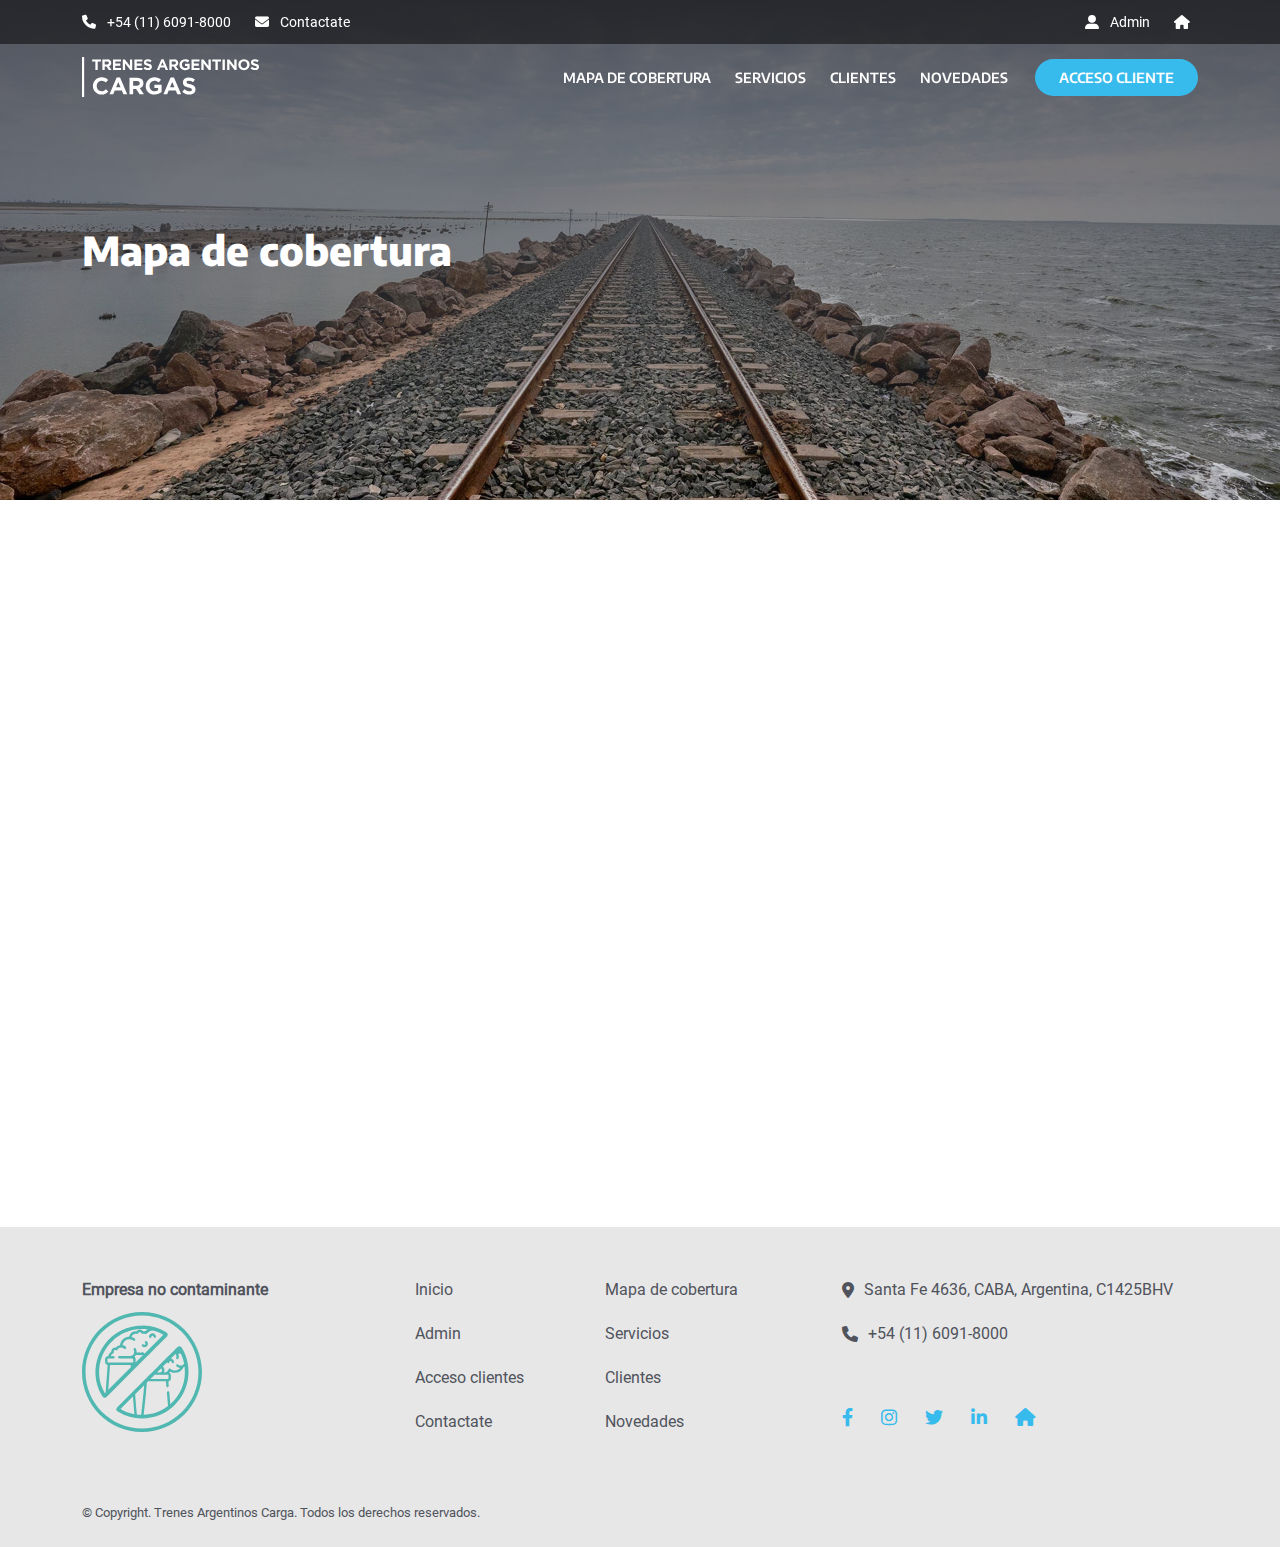
<file: mapa.html>
<!DOCTYPE html>
<html lang="en">

<head>
  <meta charset="utf-8">
  <meta content="width=device-width, initial-scale=1.0" name="viewport">

  <title>Comercial - Trenes Argentinos Cargas</title>
  <meta content="" name="description">
  <meta content="" name="keywords">

   <!-- Favicons -->
  <link rel="apple-touch-icon" sizes="57x57" href="assets/img/favicon/">
  <link rel="apple-touch-icon" sizes="60x60" href="assets/img/favicon//apple-icon-60x60.png">
  <link rel="apple-touch-icon" sizes="72x72" href="assets/img/favicon//apple-icon-72x72.png">
  <link rel="apple-touch-icon" sizes="76x76" href="assets/img/favicon//apple-icon-76x76.png">
  <link rel="apple-touch-icon" sizes="114x114" href="assets/img/favicon//apple-icon-114x114.png">
  <link rel="apple-touch-icon" sizes="120x120" href="assets/img/favicon//apple-icon-120x120.png">
  <link rel="apple-touch-icon" sizes="144x144" href="assets/img/favicon//apple-icon-144x144.png">
  <link rel="apple-touch-icon" sizes="152x152" href="assets/img/favicon//apple-icon-152x152.png">
  <link rel="apple-touch-icon" sizes="180x180" href="assets/img/favicon//apple-icon-180x180.png">
  <link rel="icon" type="image/png" sizes="192x192"  href="assets/img/favicon//android-icon-192x192.png">
  <link rel="icon" type="image/png" sizes="32x32" href="assets/img/favicon//favicon-32x32.png">
  <link rel="icon" type="image/png" sizes="96x96" href="assets/img/favicon//favicon-96x96.png">
  <link rel="icon" type="image/png" sizes="16x16" href="assets/img/favicon//favicon-16x16.png">
  <link rel="manifest" href="assets/img/favicon//manifest.json">
  <meta name="msapplication-TileColor" content="#ffffff">
  <meta name="msapplication-TileImage" content="assets/img/favicon//ms-icon-144x144.png">
  <meta name="theme-color" content="#ffffff">

  <!-- Vendor CSS Files -->
  <link href="assets/vendor/fontawesome-free/css/all.min.css" rel="stylesheet">
  <link href="assets/vendor/bootstrap/css/bootstrap.min.css" rel="stylesheet">
  <link href="assets/vendor/bootstrap/css/bootstrap.min.css" rel="stylesheet">

  <!-- Template Main CSS File -->
  <link href="assets/css/style.css" rel="stylesheet">
  <link href="assets/css/poncho.min.css" rel="stylesheet">

  <!-- =======================================================
  * Template Name: TAC 2022 - V1
  * Author: Nicolás Scarselli
  ======================================================== -->
</head>

<body>

  <!-- ======= Top Bar ======= -->
  <div id="topbar" class="d-flex align-items-center fixed-top">
    <div class="container d-flex justify-content-between">
      <div class="contact-info d-flex align-items-center">
        <div class="topbar_phone"><i class="fa-solid fa-phone"></i> +54 (11) 6091-8000</div>
        <div class="topbar_contact"><i class="fa fa-envelope"></i> <a href="contacto.html">Contactate</a></div>
      </div>
      <div class="contact-info d-flex align-items-center">
        <a href="#" target="_blank" class="pe-4"><i class="fa fa-user-alt"></i> Admin</a>
        <a href="https://www.argentina.gob.ar/transporte/trenes-argentinos-cargas" target="_blank"><i class="fa fa-home"></i></a>
      </div>
    </div>
  </div>
  <!-- ======= Top Bar ======= -->

  <!-- ======= Header ======= -->
  <header id="header" class="fixed-top">
    <div class="container d-flex align-items-center">
      <div class="logo me-auto"><a href="index.html"><img src="assets/img/logo.svg" alt=""></a></div>
      <nav id="navbar" class="navbar order-last order-lg-0">
        <ul>
          <li><a class="nav-link" href="mapa.html">MAPA DE COBERTURA</a></li>
          <li><a class="nav-link" href="servicios.html">SERVICIOS</a></li>
          <li><a class="nav-link" href="clientes.html">CLIENTES</a></li>
          <li><a class="nav-link" href="novedades.html">NOVEDADES</a></li>
        </ul>
        <i class="fa-solid fa-bars mobile-nav-toggle"></i>
      </nav><!-- .navbar -->
      <a href="https://sigasucarga.bcyl.com.ar/" class="clientes-btn" target="_blank">ACCESO CLIENTE</a>
    </div>
  </header><!-- End Header -->
  
  <main id="main">

    <!-- Top Imagen -->
    <div class="jumbotron jumboarticle justify-content-center align-items-center h-100" style="background-image:url(assets/img/top_header_mapa.jpg);">
      <div class="overlay"></div>
      <div class="container jumbotron-container">
        <h1>Mapa de cobertura</h1>
      </div>
    </div>
    <!-- Top Imagen -->

    <section class="m-0 p-0">
      <div class="container-fluid m-0 p-0">
        <iframe src="https://www.google.com/maps/d/embed?mid=1KtnB9-F5-mBT5oAzxpOoAYliLvx_21-D&ehbc=2E312F" width="100%" height=720"></iframe>
      </div>
    </section>

  </main><!-- End #main -->

  <!-- ======= Footer ======= -->
  <footer id="footer">

    <div class="footer-top">
      <div class="container">
        <div class="row">

          <div class="col-lg-3 me-auto footer-links">
            <ul>
              <li> <b>Empresa no contaminante</b></li>
            </ul>
            <svg xmlns="http://www.w3.org/2000/svg" viewBox="0 0 555.2 555.2" width="120px"  fill="#50b8b1" xmlns:v="https://vecta.io/nano"><path d="M277.6 0C124.29 0 0 124.29 0 277.6s124.29 277.6 277.6 277.6 277.6-124.29 277.6-277.6S430.91 0 277.6 0zm0 538.92c-144.33 0-261.32-117-261.32-261.32S133.27 16.28 277.6 16.28s261.32 117 261.32 261.32-117 261.32-261.32 261.32zM486.37 224.2l-1.42-5.26c-4.99-17.68-12.41-35.1-22.42-51.86-6.6-11.1-14.2-12.1-23.2-3l-12.37 12.37-10.43 10.44h0l-16.62 16.62v-.02l-5.97 5.97h.02l-13.91 13.91-9.39 9.39-24.62 24.62-32.9 32.9c-.2.1-.3.2-.5.4l-.18.18-19.02 19.02-9.2 9.2-39.73 39.73-10.53 10.53-69.84 69.84 69.85-69.8 10.52-10.51 39.78-39.75h.01l9.23-9.24h0l-9.24 9.24-120.06 120.06c-8.8 8.8-7.9 16.6 2.9 22.9 47.1 27.6 97.6 36.8 151.2 26.6 30.84-5.91 58.47-17.94 82.17-34.46h.01a215.46 215.46 0 0 0 9.71-7.19c65.89-51.76 97.39-139.69 76.15-222.83zm-92.43 8.67l.09.31c.64 2.06 2.18 3.46 4.4 3.8 3.2.5 5.5-1.5 6.4-5.3 0-.1 0-.2.1-.4.5-2.8 2-4.7 4.9-4.6s4.3 1.9 4.7 4.8c.6 3.9 3 5.8 6.2 5.5 2.9-.3 4.9-2.7 4.9-6 .1-7.65-6.21-14.38-14.01-15.39-.12-.02-.24-.04-.36-.04l21.69-21.69.17.23c3.18 4.35 4.49 10.17 3.11 16.09-1 4.3.1 6.8 3.3 7.9s6.2-.6 7.3-4.4c1.6-5.5 1.7-11.1 0-16.6-.8-2.4 0-3.4 2-4.2 2.91-1.15 5.69-1.24 8.23-.06h.01c.07.04.15.08.23.12a187.33 187.33 0 0 1 5.4 12.52c.97 2.48 1.89 4.99 2.75 7.52 2.96 8.62 5.31 17.47 7.04 26.46-.02.03-.04.06-.06.08-5.63 8.39-17.05 10.73-25.6 5.16l-2.1-1.5c-2.9-2-6-1.6-8 .9-1.9 2.5-1.5 5.7 1.2 8 4.6 3.9 10 6 16.2 6.9-9.2 12.2-27.9 15-41.4 6.6-1.1-.7-2-1.4-3.1-2.1-4.2-3-7.8-1.9-9.7 3-3.6 9.3-10.2 13.7-20.5 13.1 1.5-4.5 2.8-9 1.9-13.8-.7-3.6-2.1-6.9-4.4-9.7-1-1.23-2.22-2.01-3.49-2.31l-.34-.06 20.84-20.84zm-38.21 38.21l2.5-2.5 8.66-8.66a3.88 3.88 0 0 0 .07.33c.14.74.43 1.49.87 2.23 5.6 9.7 1.2 17.3-10.1 17.3h-10.7l8.7-8.7zm-32.4 32.5l1.7-1.7c.6-.5 1.1-1.1 1.6-1.7l9.3-9.3h7.9l51.6-.1c3.8-.1 5 1.1 4.7 4.6s-.2 7 0 10.5c.2 3-1 3.9-3.9 3.9-17.3-.1-34.7 0-52 0-9.01 0-17.99-.03-26.98-.02h-.1l6.18-6.18zm-10.28-13.21c-.08.1-.17.23-.32.31l.32-.31zm-134.5 158.28s-.08-.05-.12-.07l4.2-4.4 52.93-52.92v.06s.01.08.01.12l6.73 81.24c-23.58-4.22-45.43-12.54-63.75-24.03zm95.56 27.11c-6.89-.12-13.71-.58-20.41-1.39l-4.27-46.5-3.36-46.94v-.11s-.01-.05-.01-.07l41.58-41.54v.05s-.01.08-.01.11l-1.2 15c-2.48 29.97-9.27 88.78-12.32 121.38zm145.53-59.77l-.7.71 2.13-2.2-1.43 1.49zm5.48-5.84s-.06.08-.1.12l-2.61 2.83-.05.05 2.88-3.14c-.04.05-.08.09-.12.14zm2.8-3.17l-.46.54-1.07 1.2 2.06-2.37-.54.63zm3.96-4.72l-1.61 1.96-.58.69 2.46-2.98c-.09.11-.18.22-.26.33zm3.45-4.36l-1.22 1.57-1.07 1.34 2.62-3.34c-.11.15-.22.29-.33.43zm2.68-3.59l-1.49 2.01-.72.96 2.63-3.54-.41.57zm2.89-4.06c-.44.65-.9 1.29-1.35 1.93l-.49.67 2.25-3.2-.41.6zm2.44-3.59l-1.04 1.55c-.1.15-.21.3-.31.45l2.26-3.4-.91 1.4zm2.93-4.58l-.78 1.24-.09.15c-.18.3-.38.59-.57.88l1.9-3.03-.46.75zm2.57-4.25h0a69.97 69.97 0 0 1-1.23 2.06l1.61-2.72-.38.66zm1.74-3.03l-.18.32 1.13-2.04-.95 1.72zm2.87-5.26l-.96 1.79 1.5-2.87-.55 1.08zm21.62-72.28l-.24 2.3c-.01.11-.02.22-.04.33l-.23 2-.37 2.81-.36 2.48c-.03.22-.07.44-.1.66l-.29 1.81-.09.54-.33 1.93-.45 2.47-.42 2.18-.57 2.75-.82 3.6-.86 3.52c0 .01-.01.03-.01.04-.02.06-.03.13-.05.2l-.91 3.42-.92 3.23-.98 3.23-1.99 6.02-1 2.81-1.01 2.71-2.08 5.22-1.03 2.43-1.03 2.35-1.03 2.27c-.15.33-.32.66-.47.99l1.5-3.26-1.97 4.25c-.07.14-.14.28-.2.43-10.76 22.39-26.03 43.35-46.09 61.51l-2.12 1.89-4.48-53.09c-.4-4.1-2.6-6.3-6-6.1-3.5.2-5.5 3.1-5.1 7.2l5.09 60.62c-34.8 26.74-74.45 39.14-112.56 40.64l9.87-93.16 4.18-50.5h.12l.38-4.98c.01-.04.01-.07.01-.11v-.04l5.98-5.96h.12 79.01c2.9 0 3.5 1.1 3.6 3.6s.3 5 .5 7.5h.02l.8 9.87c.3 4 2.8 6.4 6.1 6.2s5.3-2.8 5.1-6.9l-1-13.3h-.05l-.37-3.77c-.2-2.2.2-3.2 2.5-4 5.8-2 8.8-6.6 8.9-12.9v-13.1c.1-4.9-1.5-9-5.5-12.1-.5-.4-1.4-.5-1.1-1.6.7-2.9 3.7-4.3 6.5-3 21.1 9.9 45.7 1.9 56.8-18.7.9-1.8 2.2-2.8 3.8-3.8 1-.57 1.94-1.19 2.84-1.84.02-.01.04-.02.05-.04 1.78 14.6 1.96 29.46.45 44.26zm-237.19-28.55l61.19-61.21 10.28-10.28 30.15-30.16 10.59-10.6 34.92-34.95 6.22-6.23c1.09-1.08 2.03-2.15 2.8-3.21 5.37-7.27 3.38-13.98-5.7-19.39-32.2-19.2-67.2-29.1-104.7-30.2-17.1.8-35.3 1.8-52.5 5.4-143 30.3-214.1 195.8-137.8 320.7 4.14 6.7 9.15 9.3 14.48 7.62 2.39-.74 4.84-2.34 7.32-4.82l4.46-4.45 107.93-107.86 10.36-10.36zm9.56-34.59c1.56-7.89 1.14-20.69-1.81-24.34-.89-1.07-1.47-2.06-1.72-2.9h.22c-.2-1.3.4-2.5 2-3.8.8-.7 1.4-1.8 2-2.7.5-.8.9-1.7 1.9-1.4 5.8 1.5 11.8-1.5 17.7.7 3 1.1 6.5.7 9.5-.6 1.7-1 2.9-.4 4.4.7.03.02.07.05.1.07l-34.29 34.27zM92.65 205.13l.34-.87.39-.95-.75 1.87c0-.02.01-.03.02-.05zm-.6 1.55c.02-.05.04-.11.06-.16-.02.05-.04.11-.06.16h0zm-1.68 4.55l.29-.81-.41 1.14c.04-.11.08-.22.11-.33zm-.74 2.12c.09-.24.17-.48.25-.72l-.38 1.11a5.94 5.94 0 0 1 .13-.39zm-.46 1.37c.02-.06.04-.13.07-.19-.03.1-.07.21-.1.31.01-.04.03-.08.04-.12zm-1.68 5.3c.02-.06.03-.11.05-.17-.04.13-.08.25-.11.38l.06-.21zm-2.5 9.04c.02-.09.05-.18.07-.26-.06.22-.11.44-.16.66l.09-.4zm-1 4.2c.01-.06.03-.13.04-.19-.03.12-.05.23-.08.35.01-.05.02-.11.04-.16zm-.79 3.62l.42-1.98c.01-.05.02-.11.04-.16l-.49 2.29.03-.15zm-.43 2.14c.01-.07.03-.14.04-.22-.03.17-.07.34-.1.51l.06-.29zm-1.03 5.66c0-.06.02-.12.03-.19l-.16.96.12-.78zm-1.05 7.12a5.46 5.46 0 0 0 .05-.4l-.13 1.02.08-.62zm-.45 3.79v-.08c0 .06 0 .13-.01.19v-.11zm-.93 11.61c0-.1.01-.2.02-.3l-.06 1.33a34.12 34.12 0 0 0 .04-1.03zm-.26 10.29v-.37-.22.78-.19zm.02-2.83v-.22c0-.25.01-.5.02-.74 0 .39-.01.79-.02 1.18v-.22zm.17 11.67v-.17.24-.07zm.21 3.82v-.17c0 .13 0 .26.01.39 0-.07 0-.15-.01-.22zm.14 2.09c0-.05 0-.11-.01-.16l.06.77c-.02-.2-.03-.4-.05-.6zm.23 2.84h0v.05-.05zm.27 2.89l-.13-1.37-.07-.75c0-.06-.01-.12-.01-.18l.22 2.31zm38.25-49.39l-6.9 95.8-1.93 27.63-3.67 3.67c-6.83-10.91-12.53-23.12-16.9-36.22l-1.16-3.61c-1.32-4.23-2.49-8.55-3.52-12.95l-.44-1.91c-.39-1.73-.75-3.47-1.09-5.23l-.74-3.97-.65-4-.39-2.69-.54-4.25c-.08-.63-.15-1.26-.21-1.89-.03-.22-.05-.46-.07-.68l.28 2.57-.31-2.81v-.05h0c-3.13-30.75.71-63.76 13.51-95.24l.12-.29 1.26-3.01-1.13 2.7.12-.3 1.01-2.4 1.2-2.75 2.54-5.45 1.34-2.71a188.08 188.08 0 0 1 3.13-5.95l1.65-2.95 1.89-3.24a219.33 219.33 0 0 1 4-6.42h.01l2.65-3.99c4.99-7.27 10.55-14.36 16.74-21.21a207.7 207.7 0 0 1 15.9-15.8l4.15-3.6a150.96 150.96 0 0 1 4.21-3.45 186.57 186.57 0 0 1 6.44-4.94c3.61-2.65 7.28-5.15 11-7.52l3.08-1.93c3.1-1.89 6.22-3.68 9.38-5.37 2.11-1.13 4.24-2.22 6.37-3.28l3.63-1.73 2.8-1.27h.01a193.11 193.11 0 0 1 7.32-3.1c1.64-.66 3.28-1.29 4.93-1.89l4.18-1.48 4.4-1.45c28.42-9 58.11-11.27 86.62-7.38-.02.01-.04.02-.06.04-1.47.94-2.89 1.99-4.27 3.15-5.1 4.2-9.5 6.7-16 5.4-1.4-.3-2.4-.4-3.5-1.5-7.8-8.2-18.7-8.2-26.6.1-1.1 1.1-2 1.5-3.5 1.4-15.7-.6-27.7 8.2-32.3 23.4-.5 1.7-1.3 2.3-3 2.5-20 1.9-35.2 15.9-38.8 35.6-.3 1.7-.9 2.5-2.7 2.9-6.3 1.5-11.7 4.8-16 9.8-.9 1-1.7 1.4-3.2 1.4-10.8 0-17.4 5.8-18.9 16.6-.2 1.5-.7 2.4-1.9 3.3-5.7 4.4-9.6 10-11.4 17-.4 1.6-1 2.3-3 2.5-2.93.2-5.39 1.06-7.36 2.6h-.24c-3.1 2.4-5 6.2-5 10.9-.1 4.7-.1 9.5 0 14.2.1 6.1 3.2 10.8 9.1 12.7 2.4.8 2.5 1.8 2.4 4zm-.3-18.6a91.95 91.95 0 0 0 0-10.5c-.2-3.2.8-4.4 4.2-4.3 7.7.2 15.5.1 23.2 0 4.2-.1 7-3 6.2-6.6-.09-.66-.36-1.22-.64-1.7h.04c-.9-1.7-2.6-2.7-4.9-2.7-3.4 0-6.7-.1-10.1 0-2.6.1-2.7-.8-1.7-2.8 2-4.1 4.8-7.3 8.8-9.3 3.4-1.7 4.7-4.1 4.1-7.8-1-6.1 3.1-9.5 9.1-7.5 3.4 1.2 5.7.1 7.6-2.7 8-11.6 19.8-13.4 31.2-4.6 3 2.3 6.2 2.2 8.3-.4 2.2-2.6 1.8-5.5-1.1-8.2-3.3-3.1-7.2-5.5-11.6-6.6-3.3-.8-3.3-2.2-2.5-4.9 6-20.2 29-29.3 47.3-18.7.9.5 1.7 1.1 2.5 1.6 2.9 1.5 5.9.9 7.6-1.6 1.8-2.6 1.2-5.8-1.6-7.9-3.7-2.6-7.6-4.8-12-5.8-3.2-.7-2.8-2.1-1.8-4.3 3.7-8.6 12.7-13.5 21.9-11.8 6.3 1.1 6.5 1.1 9.7-4.5 2.7-4.6 8.8-4.8 11.2-.1 2.1 4.3 5.1 5.3 9.4 4.4 3.7-.8 7.5-.1 11.1.8 3.1.8 5.5 0 7.5-2.6 7.42-9.29 17.13-13.82 26.75-13.66.05-.01.09 0 .14 0a192 192 0 0 1 15.84 4.88 188.88 188.88 0 0 1 13.17 5.24l1.85.83 2.1.97c1.17.54 2.34 1.1 3.49 1.68a3.42 3.42 0 0 1 .43.21l3.07 1.56.63.34c.94.48 1.87.98 2.79 1.49l2.27 1.26 2.77 1.6-1.01 1.01-34.37 34.36-6.11 6.12-45.04 45.02c-1.69-1.1-3.32-2.37-4.87-3.81-3.6-3.3-5.6-3.5-9.4-.7-2.2 1.6-4.7 2.2-7 .9-2.7-1.6-5.3-1.8-8.2-.7-.6.2-1.2.2-1.8.3-5.7.7-5.6.7-5.8-4.8-.2-4.1-1-8.1-2.8-11.9-1.8-4-4.7-5.5-7.9-4.2-3.1 1.3-4.1 4.5-2.5 8.5 4.7 11.9-.4 23.8-11.9 27.6-2.5.8-5.1 1.1-7.7 1.1h-46.4c-2.38 0-4.31.54-5.61 2.5h-.49c.1.4 0 .5-.1.8-1 2.2-.5 4.2.9 5.9 1.6 1.9 3.9 2 6.2 2h57.2q5.3 0 5.3 5.4c0 3.2-.1 6.5 0 9.7.2 3-1.1 3.8-3.9 3.8l-55.7-.1c-18.6 0-36.7-.1-55 .1-3.3 0-4.5-.9-4.3-4.2zm3.49 130.01l3.21-44.71 4.7-66.8c.2-2.5 1-3.3 3.5-3.3h89c2.2 0 3.2.4 3.4 2.9l.46 7.68-104.27 104.23zM293 135.18c-2.7 2-3 5.1-.6 8.5 1.4 2.1 1.8 4.1.3 6.2-1.8 2.4-4.2 2.5-7.5.3-3-2-6-1.7-8 .8s-1.6 5.5 1 8c3.1 2.6 6.8 3.8 11.1 4 6.2-.5 11.2-3.3 14-9.2 2.7-5.8 2.1-11.4-1.7-16.5-2.6-3.5-5.8-4.2-8.6-2.1zm17.3-21.7c-.1 3.8 1.7 6 4.8 6.4s5.6-1.5 6.2-5.1c.5-2.9 1.5-5 4.8-5.1 3.5-.1 4.5 2.3 5 5.3.7 3.6 3.1 5.3 6.3 4.8 3.1-.5 4.9-2.9 4.7-6.5-.4-8.4-7.5-14.9-16-14.9s-15.7 6.8-15.8 15.1z"/></svg>
          </div>

          <div class="col-lg-2 col-md-4 col-6 footer-links">
            <ul>
              <li><a href="index.html">Inicio</a></li>
              <li><a href="#">Admin</a></li>
              <li><a href="https://sigasucarga.bcyl.com.ar/">Acceso clientes</a></li>
              <li><a href="contacto.html">Contactate</a></li>
            </ul>
          </div>

          <div class="col-lg-2 col-md-4 col-6 footer-links">
            <ul>
              <li><a href="mapa.html">Mapa de cobertura</a></li>
              <li><a href="servicios.html">Servicios</a></li>
              <li><a href="clientes.html">Clientes</a></li>
              <li><a href="novedades.html">Novedades</a></li>
            </ul>
          </div>

          <div class="col-lg-4 col-md-4 ms-auto footer-links">
            <ul>
              <li><i class="fa-solid fa-location-dot"></i> Santa Fe 4636, CABA, Argentina, C1425BHV</li>
              <li><i class="fa-solid fa-phone"></i> <span>+54 (11) 6091-8000</span> </li>
            </ul>
            <div class="social-links mt-4">
              <a href="https://www.facebook.com/trenesargentinoscargas"  target="_blank"><i class="fa-brands fa-facebook-f"></i></a>
              <a href="https://www.instagram.com/trenesargcargas/?hl=es" target="_blank"><i class="fa-brands fa-instagram"></i></a>
              <a href="https://twitter.com/TACargas" target="_blank"><i class="fa-brands fa-twitter"></i></a>
              <a href="https://ar.linkedin.com/company/trenes-argentinos-cargas" target="_blank"><i class="fa-brands fa-linkedin-in"></i></a>
              <a href="https://www.argentina.gob.ar/transporte/trenes-argentinos-cargas" target="_blank"><i class="fa fa-home"></i></a>
            </div>
          </div>

        </div>
      </div>
    </div>

    <div class="container d-md-flex py-4">
      <div class="me-md-auto text-center text-md-start">
        <div class="credits">
          &copy; Copyright. Trenes Argentinos Carga. Todos los derechos reservados. <span style="display: none">Diseño y desarrollo: <a href="https://www.behance.net/nicoscarselli">Nicolás Scarselli</a>.</span> 
        </div>
      </div>
    </div>
  </footer>
  <!-- End Footer -->

  <a href="#" class="back-to-top d-flex align-items-center justify-content-center"><i class="fa-solid fa-angle-up"></i></a>

  <!-- Vendor JS Files -->
  <script src="assets/vendor/bootstrap/js/bootstrap.bundle.min.js"></script>

  <!-- Template Main JS File -->
  <script src="assets/js/main.js"></script>

</body>

</html>
</file>
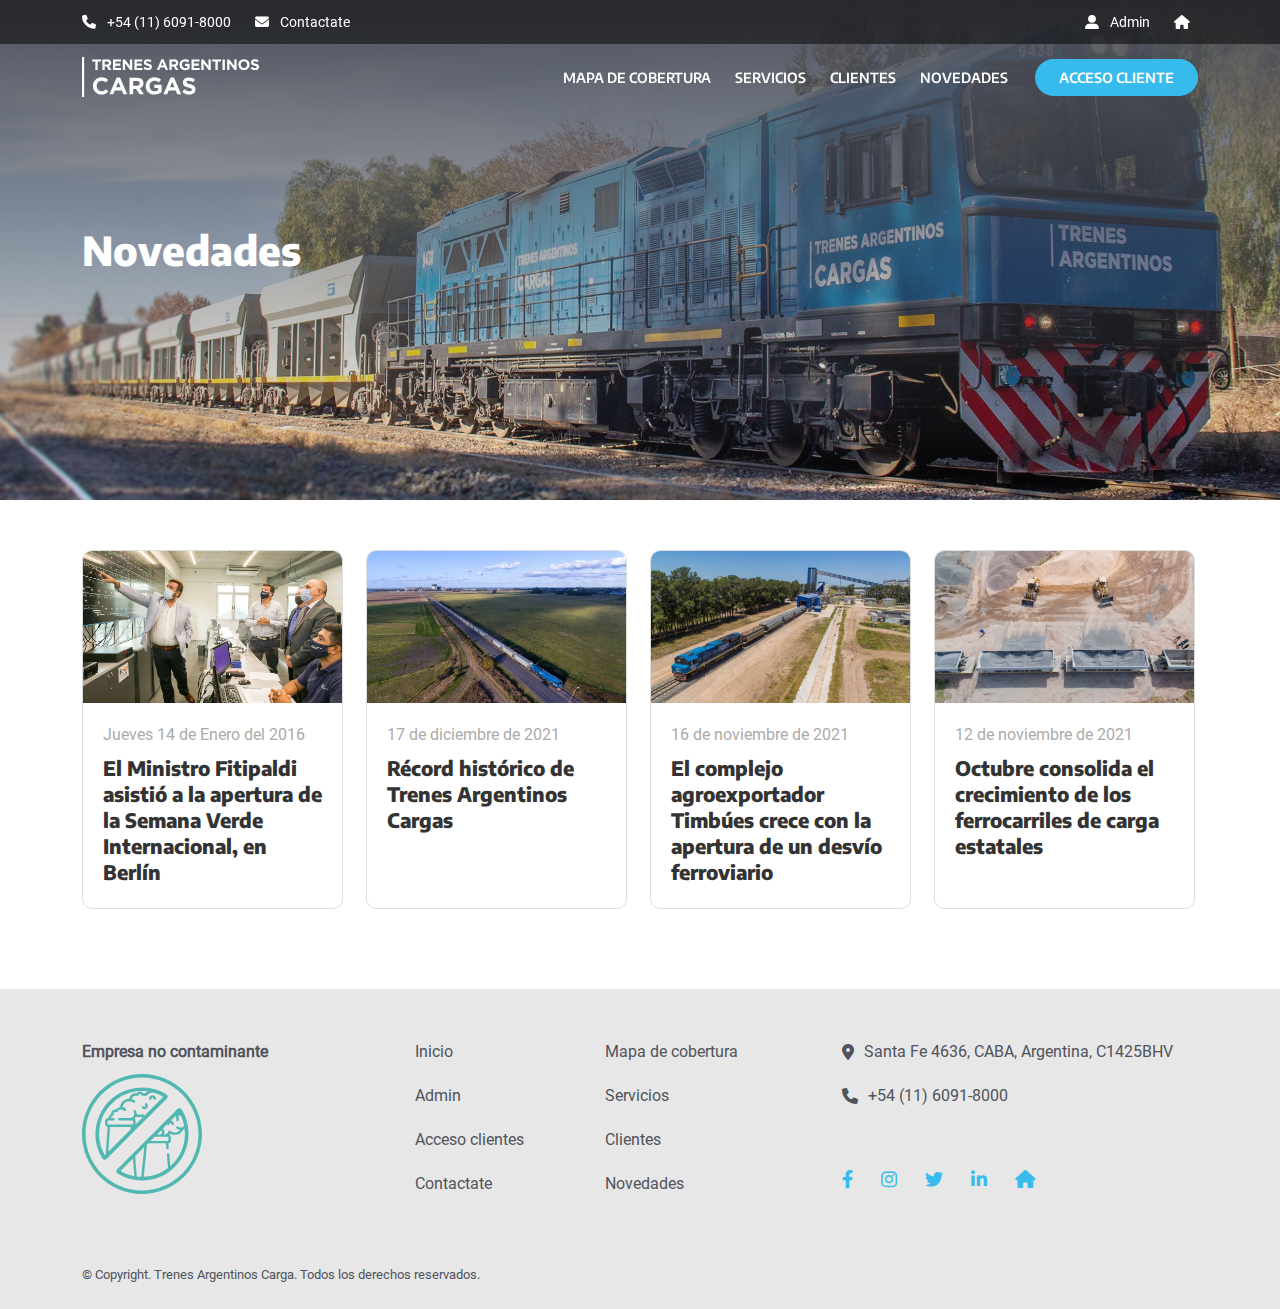
<file: novedades.html>
<!DOCTYPE html>
<html lang="en">

<head>
  <meta charset="utf-8">
  <meta content="width=device-width, initial-scale=1.0" name="viewport">

  <title>Comercial - Trenes Argentinos Cargas</title>
  <meta content="" name="description">
  <meta content="" name="keywords">

  <!-- Favicons -->
  <link rel="apple-touch-icon" sizes="57x57" href="assets/img/favicon/">
  <link rel="apple-touch-icon" sizes="60x60" href="assets/img/favicon//apple-icon-60x60.png">
  <link rel="apple-touch-icon" sizes="72x72" href="assets/img/favicon//apple-icon-72x72.png">
  <link rel="apple-touch-icon" sizes="76x76" href="assets/img/favicon//apple-icon-76x76.png">
  <link rel="apple-touch-icon" sizes="114x114" href="assets/img/favicon//apple-icon-114x114.png">
  <link rel="apple-touch-icon" sizes="120x120" href="assets/img/favicon//apple-icon-120x120.png">
  <link rel="apple-touch-icon" sizes="144x144" href="assets/img/favicon//apple-icon-144x144.png">
  <link rel="apple-touch-icon" sizes="152x152" href="assets/img/favicon//apple-icon-152x152.png">
  <link rel="apple-touch-icon" sizes="180x180" href="assets/img/favicon//apple-icon-180x180.png">
  <link rel="icon" type="image/png" sizes="192x192"  href="assets/img/favicon//android-icon-192x192.png">
  <link rel="icon" type="image/png" sizes="32x32" href="assets/img/favicon//favicon-32x32.png">
  <link rel="icon" type="image/png" sizes="96x96" href="assets/img/favicon//favicon-96x96.png">
  <link rel="icon" type="image/png" sizes="16x16" href="assets/img/favicon//favicon-16x16.png">
  <link rel="manifest" href="assets/img/favicon//manifest.json">
  <meta name="msapplication-TileColor" content="#ffffff">
  <meta name="msapplication-TileImage" content="assets/img/favicon//ms-icon-144x144.png">
  <meta name="theme-color" content="#ffffff">

  <!-- Vendor CSS Files -->
  <link href="assets/vendor/fontawesome-free/css/all.min.css" rel="stylesheet">
  <link href="assets/vendor/bootstrap/css/bootstrap.min.css" rel="stylesheet">
  <link href="assets/vendor/bootstrap/css/bootstrap.min.css" rel="stylesheet">

  <!-- Template Main CSS File -->
  <link href="assets/css/style.css" rel="stylesheet">
  <link href="assets/css/poncho.min.css" rel="stylesheet">

  <!-- =======================================================
  * Template Name: TAC 2022 - V1
  * Author: Nicolás Scarselli
  ======================================================== -->
</head>

<body>

  <!-- ======= Top Bar ======= -->
  <div id="topbar" class="d-flex align-items-center fixed-top">
    <div class="container d-flex justify-content-between">
      <div class="contact-info d-flex align-items-center">
        <div class="topbar_phone"><i class="fa-solid fa-phone"></i> +54 (11) 6091-8000</div>
        <div class="topbar_contact"><i class="fa fa-envelope"></i> <a href="contacto.html">Contactate</a></div>
      </div>
      <div class="contact-info d-flex align-items-center">
        <a href="#" target="_blank" class="pe-4"><i class="fa fa-user-alt"></i> Admin</a>
        <a href="https://www.argentina.gob.ar/transporte/trenes-argentinos-cargas" target="_blank"><i class="fa fa-home"></i></a>
      </div>
    </div>
  </div>
  <!-- ======= Top Bar ======= -->

  <!-- ======= Header ======= -->
  <header id="header" class="fixed-top">
    <div class="container d-flex align-items-center">
      <div class="logo me-auto"><a href="index.html"><img src="assets/img/logo.svg" alt=""></a></div>
      <nav id="navbar" class="navbar order-last order-lg-0">
        <ul>
          <li><a class="nav-link" href="mapa.html">MAPA DE COBERTURA</a></li>
          <li><a class="nav-link" href="servicios.html">SERVICIOS</a></li>
          <li><a class="nav-link" href="clientes.html">CLIENTES</a></li>
          <li><a class="nav-link" href="novedades.html">NOVEDADES</a></li>
        </ul>
        <i class="fa-solid fa-bars mobile-nav-toggle"></i>
      </nav><!-- .navbar -->
      <a href="https://sigasucarga.bcyl.com.ar/" class="clientes-btn" target="_blank">ACCESO CLIENTE</a>
    </div>
  </header><!-- End Header -->
  
  <main id="main">

    <!-- Top Imagen -->
    <div class="jumbotron jumboarticle justify-content-center align-items-center h-100" style="background-image:url(assets/img/top_header_novedades.jpg);">
      <div class="overlay"></div>
      <div class="container jumbotron-container">
        <h1>Novedades</h1>
      </div>
    </div>
    <!-- Top Imagen -->

    <section>
      <div class="container">

        <div class="row panels-row">
          <div class="col-lg-3 col-md-6">
            <a class="panel panel-default panel-md" href="novedades-detail.html">
              <div style="background-image:url(assets/img/noticia1.png);" class="panel-heading img"></div>
              <div class="panel-body">
                <time aria-hidden="true">Jueves 14 de Enero del 2016</time>
                <h3 class="h3_title">El Ministro Fitipaldi asistió a la apertura de la Semana Verde Internacional, en Berlín</h3></div>
            </a>
          </div>
          
          <div class="col-lg-3 col-md-6">
            <a class="panel panel-default panel-md" href="novedades-detail.html">
              <div style="background-image:url(assets/img/noticia2.png);" class="panel-heading img"></div>
              <div class="panel-body">
                <time aria-hidden="true">17 de diciembre de 2021</time>
                <h3 class="h3_title">Récord histórico de Trenes Argentinos Cargas</h3></div>
            </a>
          </div>
    
          <div class="col-lg-3 col-md-6">
            <a class="panel panel-default panel-md" href="novedades-detail.html">
              <div style="background-image:url(assets/img/noticia3.png);" class="panel-heading img"></div>
              <div class="panel-body">
                <time aria-hidden="true">16 de noviembre de 2021</time>
                <h3 class="h3_title">El complejo agroexportador Timbúes crece con la apertura de un desvío ferroviario</h3></div>
            </a>
          </div>
    
          <div class="col-lg-3 col-md-6">
            <a class="panel panel-default panel-md" href="novedades-detail.html">
              <div style="background-image:url(assets/img/noticia4.png);" class="panel-heading img"></div>
              <div class="panel-body">
                <time aria-hidden="true">12 de noviembre de 2021</time>
                <h3 class="h3_title">Octubre consolida el crecimiento de los ferrocarriles de carga estatales</p>
              </div>
            </a>
          </div>
        </div>

      </div>
    </section>

  </main><!-- End #main -->

  <!-- ======= Footer ======= -->
  <footer id="footer">

    <div class="footer-top">
      <div class="container">
        <div class="row">

          <div class="col-lg-3 me-auto footer-links">
            <ul>
              <li> <b>Empresa no contaminante</b></li>
            </ul>
            <svg xmlns="http://www.w3.org/2000/svg" viewBox="0 0 555.2 555.2" width="120px"  fill="#50b8b1" xmlns:v="https://vecta.io/nano"><path d="M277.6 0C124.29 0 0 124.29 0 277.6s124.29 277.6 277.6 277.6 277.6-124.29 277.6-277.6S430.91 0 277.6 0zm0 538.92c-144.33 0-261.32-117-261.32-261.32S133.27 16.28 277.6 16.28s261.32 117 261.32 261.32-117 261.32-261.32 261.32zM486.37 224.2l-1.42-5.26c-4.99-17.68-12.41-35.1-22.42-51.86-6.6-11.1-14.2-12.1-23.2-3l-12.37 12.37-10.43 10.44h0l-16.62 16.62v-.02l-5.97 5.97h.02l-13.91 13.91-9.39 9.39-24.62 24.62-32.9 32.9c-.2.1-.3.2-.5.4l-.18.18-19.02 19.02-9.2 9.2-39.73 39.73-10.53 10.53-69.84 69.84 69.85-69.8 10.52-10.51 39.78-39.75h.01l9.23-9.24h0l-9.24 9.24-120.06 120.06c-8.8 8.8-7.9 16.6 2.9 22.9 47.1 27.6 97.6 36.8 151.2 26.6 30.84-5.91 58.47-17.94 82.17-34.46h.01a215.46 215.46 0 0 0 9.71-7.19c65.89-51.76 97.39-139.69 76.15-222.83zm-92.43 8.67l.09.31c.64 2.06 2.18 3.46 4.4 3.8 3.2.5 5.5-1.5 6.4-5.3 0-.1 0-.2.1-.4.5-2.8 2-4.7 4.9-4.6s4.3 1.9 4.7 4.8c.6 3.9 3 5.8 6.2 5.5 2.9-.3 4.9-2.7 4.9-6 .1-7.65-6.21-14.38-14.01-15.39-.12-.02-.24-.04-.36-.04l21.69-21.69.17.23c3.18 4.35 4.49 10.17 3.11 16.09-1 4.3.1 6.8 3.3 7.9s6.2-.6 7.3-4.4c1.6-5.5 1.7-11.1 0-16.6-.8-2.4 0-3.4 2-4.2 2.91-1.15 5.69-1.24 8.23-.06h.01c.07.04.15.08.23.12a187.33 187.33 0 0 1 5.4 12.52c.97 2.48 1.89 4.99 2.75 7.52 2.96 8.62 5.31 17.47 7.04 26.46-.02.03-.04.06-.06.08-5.63 8.39-17.05 10.73-25.6 5.16l-2.1-1.5c-2.9-2-6-1.6-8 .9-1.9 2.5-1.5 5.7 1.2 8 4.6 3.9 10 6 16.2 6.9-9.2 12.2-27.9 15-41.4 6.6-1.1-.7-2-1.4-3.1-2.1-4.2-3-7.8-1.9-9.7 3-3.6 9.3-10.2 13.7-20.5 13.1 1.5-4.5 2.8-9 1.9-13.8-.7-3.6-2.1-6.9-4.4-9.7-1-1.23-2.22-2.01-3.49-2.31l-.34-.06 20.84-20.84zm-38.21 38.21l2.5-2.5 8.66-8.66a3.88 3.88 0 0 0 .07.33c.14.74.43 1.49.87 2.23 5.6 9.7 1.2 17.3-10.1 17.3h-10.7l8.7-8.7zm-32.4 32.5l1.7-1.7c.6-.5 1.1-1.1 1.6-1.7l9.3-9.3h7.9l51.6-.1c3.8-.1 5 1.1 4.7 4.6s-.2 7 0 10.5c.2 3-1 3.9-3.9 3.9-17.3-.1-34.7 0-52 0-9.01 0-17.99-.03-26.98-.02h-.1l6.18-6.18zm-10.28-13.21c-.08.1-.17.23-.32.31l.32-.31zm-134.5 158.28s-.08-.05-.12-.07l4.2-4.4 52.93-52.92v.06s.01.08.01.12l6.73 81.24c-23.58-4.22-45.43-12.54-63.75-24.03zm95.56 27.11c-6.89-.12-13.71-.58-20.41-1.39l-4.27-46.5-3.36-46.94v-.11s-.01-.05-.01-.07l41.58-41.54v.05s-.01.08-.01.11l-1.2 15c-2.48 29.97-9.27 88.78-12.32 121.38zm145.53-59.77l-.7.71 2.13-2.2-1.43 1.49zm5.48-5.84s-.06.08-.1.12l-2.61 2.83-.05.05 2.88-3.14c-.04.05-.08.09-.12.14zm2.8-3.17l-.46.54-1.07 1.2 2.06-2.37-.54.63zm3.96-4.72l-1.61 1.96-.58.69 2.46-2.98c-.09.11-.18.22-.26.33zm3.45-4.36l-1.22 1.57-1.07 1.34 2.62-3.34c-.11.15-.22.29-.33.43zm2.68-3.59l-1.49 2.01-.72.96 2.63-3.54-.41.57zm2.89-4.06c-.44.65-.9 1.29-1.35 1.93l-.49.67 2.25-3.2-.41.6zm2.44-3.59l-1.04 1.55c-.1.15-.21.3-.31.45l2.26-3.4-.91 1.4zm2.93-4.58l-.78 1.24-.09.15c-.18.3-.38.59-.57.88l1.9-3.03-.46.75zm2.57-4.25h0a69.97 69.97 0 0 1-1.23 2.06l1.61-2.72-.38.66zm1.74-3.03l-.18.32 1.13-2.04-.95 1.72zm2.87-5.26l-.96 1.79 1.5-2.87-.55 1.08zm21.62-72.28l-.24 2.3c-.01.11-.02.22-.04.33l-.23 2-.37 2.81-.36 2.48c-.03.22-.07.44-.1.66l-.29 1.81-.09.54-.33 1.93-.45 2.47-.42 2.18-.57 2.75-.82 3.6-.86 3.52c0 .01-.01.03-.01.04-.02.06-.03.13-.05.2l-.91 3.42-.92 3.23-.98 3.23-1.99 6.02-1 2.81-1.01 2.71-2.08 5.22-1.03 2.43-1.03 2.35-1.03 2.27c-.15.33-.32.66-.47.99l1.5-3.26-1.97 4.25c-.07.14-.14.28-.2.43-10.76 22.39-26.03 43.35-46.09 61.51l-2.12 1.89-4.48-53.09c-.4-4.1-2.6-6.3-6-6.1-3.5.2-5.5 3.1-5.1 7.2l5.09 60.62c-34.8 26.74-74.45 39.14-112.56 40.64l9.87-93.16 4.18-50.5h.12l.38-4.98c.01-.04.01-.07.01-.11v-.04l5.98-5.96h.12 79.01c2.9 0 3.5 1.1 3.6 3.6s.3 5 .5 7.5h.02l.8 9.87c.3 4 2.8 6.4 6.1 6.2s5.3-2.8 5.1-6.9l-1-13.3h-.05l-.37-3.77c-.2-2.2.2-3.2 2.5-4 5.8-2 8.8-6.6 8.9-12.9v-13.1c.1-4.9-1.5-9-5.5-12.1-.5-.4-1.4-.5-1.1-1.6.7-2.9 3.7-4.3 6.5-3 21.1 9.9 45.7 1.9 56.8-18.7.9-1.8 2.2-2.8 3.8-3.8 1-.57 1.94-1.19 2.84-1.84.02-.01.04-.02.05-.04 1.78 14.6 1.96 29.46.45 44.26zm-237.19-28.55l61.19-61.21 10.28-10.28 30.15-30.16 10.59-10.6 34.92-34.95 6.22-6.23c1.09-1.08 2.03-2.15 2.8-3.21 5.37-7.27 3.38-13.98-5.7-19.39-32.2-19.2-67.2-29.1-104.7-30.2-17.1.8-35.3 1.8-52.5 5.4-143 30.3-214.1 195.8-137.8 320.7 4.14 6.7 9.15 9.3 14.48 7.62 2.39-.74 4.84-2.34 7.32-4.82l4.46-4.45 107.93-107.86 10.36-10.36zm9.56-34.59c1.56-7.89 1.14-20.69-1.81-24.34-.89-1.07-1.47-2.06-1.72-2.9h.22c-.2-1.3.4-2.5 2-3.8.8-.7 1.4-1.8 2-2.7.5-.8.9-1.7 1.9-1.4 5.8 1.5 11.8-1.5 17.7.7 3 1.1 6.5.7 9.5-.6 1.7-1 2.9-.4 4.4.7.03.02.07.05.1.07l-34.29 34.27zM92.65 205.13l.34-.87.39-.95-.75 1.87c0-.02.01-.03.02-.05zm-.6 1.55c.02-.05.04-.11.06-.16-.02.05-.04.11-.06.16h0zm-1.68 4.55l.29-.81-.41 1.14c.04-.11.08-.22.11-.33zm-.74 2.12c.09-.24.17-.48.25-.72l-.38 1.11a5.94 5.94 0 0 1 .13-.39zm-.46 1.37c.02-.06.04-.13.07-.19-.03.1-.07.21-.1.31.01-.04.03-.08.04-.12zm-1.68 5.3c.02-.06.03-.11.05-.17-.04.13-.08.25-.11.38l.06-.21zm-2.5 9.04c.02-.09.05-.18.07-.26-.06.22-.11.44-.16.66l.09-.4zm-1 4.2c.01-.06.03-.13.04-.19-.03.12-.05.23-.08.35.01-.05.02-.11.04-.16zm-.79 3.62l.42-1.98c.01-.05.02-.11.04-.16l-.49 2.29.03-.15zm-.43 2.14c.01-.07.03-.14.04-.22-.03.17-.07.34-.1.51l.06-.29zm-1.03 5.66c0-.06.02-.12.03-.19l-.16.96.12-.78zm-1.05 7.12a5.46 5.46 0 0 0 .05-.4l-.13 1.02.08-.62zm-.45 3.79v-.08c0 .06 0 .13-.01.19v-.11zm-.93 11.61c0-.1.01-.2.02-.3l-.06 1.33a34.12 34.12 0 0 0 .04-1.03zm-.26 10.29v-.37-.22.78-.19zm.02-2.83v-.22c0-.25.01-.5.02-.74 0 .39-.01.79-.02 1.18v-.22zm.17 11.67v-.17.24-.07zm.21 3.82v-.17c0 .13 0 .26.01.39 0-.07 0-.15-.01-.22zm.14 2.09c0-.05 0-.11-.01-.16l.06.77c-.02-.2-.03-.4-.05-.6zm.23 2.84h0v.05-.05zm.27 2.89l-.13-1.37-.07-.75c0-.06-.01-.12-.01-.18l.22 2.31zm38.25-49.39l-6.9 95.8-1.93 27.63-3.67 3.67c-6.83-10.91-12.53-23.12-16.9-36.22l-1.16-3.61c-1.32-4.23-2.49-8.55-3.52-12.95l-.44-1.91c-.39-1.73-.75-3.47-1.09-5.23l-.74-3.97-.65-4-.39-2.69-.54-4.25c-.08-.63-.15-1.26-.21-1.89-.03-.22-.05-.46-.07-.68l.28 2.57-.31-2.81v-.05h0c-3.13-30.75.71-63.76 13.51-95.24l.12-.29 1.26-3.01-1.13 2.7.12-.3 1.01-2.4 1.2-2.75 2.54-5.45 1.34-2.71a188.08 188.08 0 0 1 3.13-5.95l1.65-2.95 1.89-3.24a219.33 219.33 0 0 1 4-6.42h.01l2.65-3.99c4.99-7.27 10.55-14.36 16.74-21.21a207.7 207.7 0 0 1 15.9-15.8l4.15-3.6a150.96 150.96 0 0 1 4.21-3.45 186.57 186.57 0 0 1 6.44-4.94c3.61-2.65 7.28-5.15 11-7.52l3.08-1.93c3.1-1.89 6.22-3.68 9.38-5.37 2.11-1.13 4.24-2.22 6.37-3.28l3.63-1.73 2.8-1.27h.01a193.11 193.11 0 0 1 7.32-3.1c1.64-.66 3.28-1.29 4.93-1.89l4.18-1.48 4.4-1.45c28.42-9 58.11-11.27 86.62-7.38-.02.01-.04.02-.06.04-1.47.94-2.89 1.99-4.27 3.15-5.1 4.2-9.5 6.7-16 5.4-1.4-.3-2.4-.4-3.5-1.5-7.8-8.2-18.7-8.2-26.6.1-1.1 1.1-2 1.5-3.5 1.4-15.7-.6-27.7 8.2-32.3 23.4-.5 1.7-1.3 2.3-3 2.5-20 1.9-35.2 15.9-38.8 35.6-.3 1.7-.9 2.5-2.7 2.9-6.3 1.5-11.7 4.8-16 9.8-.9 1-1.7 1.4-3.2 1.4-10.8 0-17.4 5.8-18.9 16.6-.2 1.5-.7 2.4-1.9 3.3-5.7 4.4-9.6 10-11.4 17-.4 1.6-1 2.3-3 2.5-2.93.2-5.39 1.06-7.36 2.6h-.24c-3.1 2.4-5 6.2-5 10.9-.1 4.7-.1 9.5 0 14.2.1 6.1 3.2 10.8 9.1 12.7 2.4.8 2.5 1.8 2.4 4zm-.3-18.6a91.95 91.95 0 0 0 0-10.5c-.2-3.2.8-4.4 4.2-4.3 7.7.2 15.5.1 23.2 0 4.2-.1 7-3 6.2-6.6-.09-.66-.36-1.22-.64-1.7h.04c-.9-1.7-2.6-2.7-4.9-2.7-3.4 0-6.7-.1-10.1 0-2.6.1-2.7-.8-1.7-2.8 2-4.1 4.8-7.3 8.8-9.3 3.4-1.7 4.7-4.1 4.1-7.8-1-6.1 3.1-9.5 9.1-7.5 3.4 1.2 5.7.1 7.6-2.7 8-11.6 19.8-13.4 31.2-4.6 3 2.3 6.2 2.2 8.3-.4 2.2-2.6 1.8-5.5-1.1-8.2-3.3-3.1-7.2-5.5-11.6-6.6-3.3-.8-3.3-2.2-2.5-4.9 6-20.2 29-29.3 47.3-18.7.9.5 1.7 1.1 2.5 1.6 2.9 1.5 5.9.9 7.6-1.6 1.8-2.6 1.2-5.8-1.6-7.9-3.7-2.6-7.6-4.8-12-5.8-3.2-.7-2.8-2.1-1.8-4.3 3.7-8.6 12.7-13.5 21.9-11.8 6.3 1.1 6.5 1.1 9.7-4.5 2.7-4.6 8.8-4.8 11.2-.1 2.1 4.3 5.1 5.3 9.4 4.4 3.7-.8 7.5-.1 11.1.8 3.1.8 5.5 0 7.5-2.6 7.42-9.29 17.13-13.82 26.75-13.66.05-.01.09 0 .14 0a192 192 0 0 1 15.84 4.88 188.88 188.88 0 0 1 13.17 5.24l1.85.83 2.1.97c1.17.54 2.34 1.1 3.49 1.68a3.42 3.42 0 0 1 .43.21l3.07 1.56.63.34c.94.48 1.87.98 2.79 1.49l2.27 1.26 2.77 1.6-1.01 1.01-34.37 34.36-6.11 6.12-45.04 45.02c-1.69-1.1-3.32-2.37-4.87-3.81-3.6-3.3-5.6-3.5-9.4-.7-2.2 1.6-4.7 2.2-7 .9-2.7-1.6-5.3-1.8-8.2-.7-.6.2-1.2.2-1.8.3-5.7.7-5.6.7-5.8-4.8-.2-4.1-1-8.1-2.8-11.9-1.8-4-4.7-5.5-7.9-4.2-3.1 1.3-4.1 4.5-2.5 8.5 4.7 11.9-.4 23.8-11.9 27.6-2.5.8-5.1 1.1-7.7 1.1h-46.4c-2.38 0-4.31.54-5.61 2.5h-.49c.1.4 0 .5-.1.8-1 2.2-.5 4.2.9 5.9 1.6 1.9 3.9 2 6.2 2h57.2q5.3 0 5.3 5.4c0 3.2-.1 6.5 0 9.7.2 3-1.1 3.8-3.9 3.8l-55.7-.1c-18.6 0-36.7-.1-55 .1-3.3 0-4.5-.9-4.3-4.2zm3.49 130.01l3.21-44.71 4.7-66.8c.2-2.5 1-3.3 3.5-3.3h89c2.2 0 3.2.4 3.4 2.9l.46 7.68-104.27 104.23zM293 135.18c-2.7 2-3 5.1-.6 8.5 1.4 2.1 1.8 4.1.3 6.2-1.8 2.4-4.2 2.5-7.5.3-3-2-6-1.7-8 .8s-1.6 5.5 1 8c3.1 2.6 6.8 3.8 11.1 4 6.2-.5 11.2-3.3 14-9.2 2.7-5.8 2.1-11.4-1.7-16.5-2.6-3.5-5.8-4.2-8.6-2.1zm17.3-21.7c-.1 3.8 1.7 6 4.8 6.4s5.6-1.5 6.2-5.1c.5-2.9 1.5-5 4.8-5.1 3.5-.1 4.5 2.3 5 5.3.7 3.6 3.1 5.3 6.3 4.8 3.1-.5 4.9-2.9 4.7-6.5-.4-8.4-7.5-14.9-16-14.9s-15.7 6.8-15.8 15.1z"/></svg>
          </div>

          <div class="col-lg-2 col-md-4 col-6 footer-links">
            <ul>
              <li><a href="index.html">Inicio</a></li>
              <li><a href="#">Admin</a></li>
              <li><a href="https://sigasucarga.bcyl.com.ar/">Acceso clientes</a></li>
              <li><a href="contacto.html">Contactate</a></li>
            </ul>
          </div>

          <div class="col-lg-2 col-md-4 col-6 footer-links">
            <ul>
              <li><a href="mapa.html">Mapa de cobertura</a></li>
              <li><a href="servicios.html">Servicios</a></li>
              <li><a href="clientes.html">Clientes</a></li>
              <li><a href="novedades.html">Novedades</a></li>
            </ul>
          </div>

          <div class="col-lg-4 col-md-4 ms-auto footer-links">
            <ul>
              <li><i class="fa-solid fa-location-dot"></i> Santa Fe 4636, CABA, Argentina, C1425BHV</li>
              <li><i class="fa-solid fa-phone"></i> <span>+54 (11) 6091-8000</span> </li>
            </ul>
            <div class="social-links mt-4">
              <a href="https://www.facebook.com/trenesargentinoscargas"  target="_blank"><i class="fa-brands fa-facebook-f"></i></a>
              <a href="https://www.instagram.com/trenesargcargas/?hl=es" target="_blank"><i class="fa-brands fa-instagram"></i></a>
              <a href="https://twitter.com/TACargas" target="_blank"><i class="fa-brands fa-twitter"></i></a>
              <a href="https://ar.linkedin.com/company/trenes-argentinos-cargas" target="_blank"><i class="fa-brands fa-linkedin-in"></i></a>
              <a href="https://www.argentina.gob.ar/transporte/trenes-argentinos-cargas" target="_blank"><i class="fa fa-home"></i></a>
            </div>
          </div>

        </div>
      </div>
    </div>

    <div class="container d-md-flex py-4">
      <div class="me-md-auto text-center text-md-start">
        <div class="credits">
          &copy; Copyright. Trenes Argentinos Carga. Todos los derechos reservados. <span style="display: none">Diseño y desarrollo: <a href="https://www.behance.net/nicoscarselli">Nicolás Scarselli</a>.</span> 
        </div>
      </div>
    </div>
  </footer>
  <!-- End Footer -->

  <a href="#" class="back-to-top d-flex align-items-center justify-content-center"><i class="fa-solid fa-angle-up"></i></a>

  <!-- Vendor JS Files -->
  <script src="assets/vendor/bootstrap/js/bootstrap.bundle.min.js"></script>

  <!-- Template Main JS File -->
  <script src="assets/js/main.js"></script>

</body>

</html>
</file>
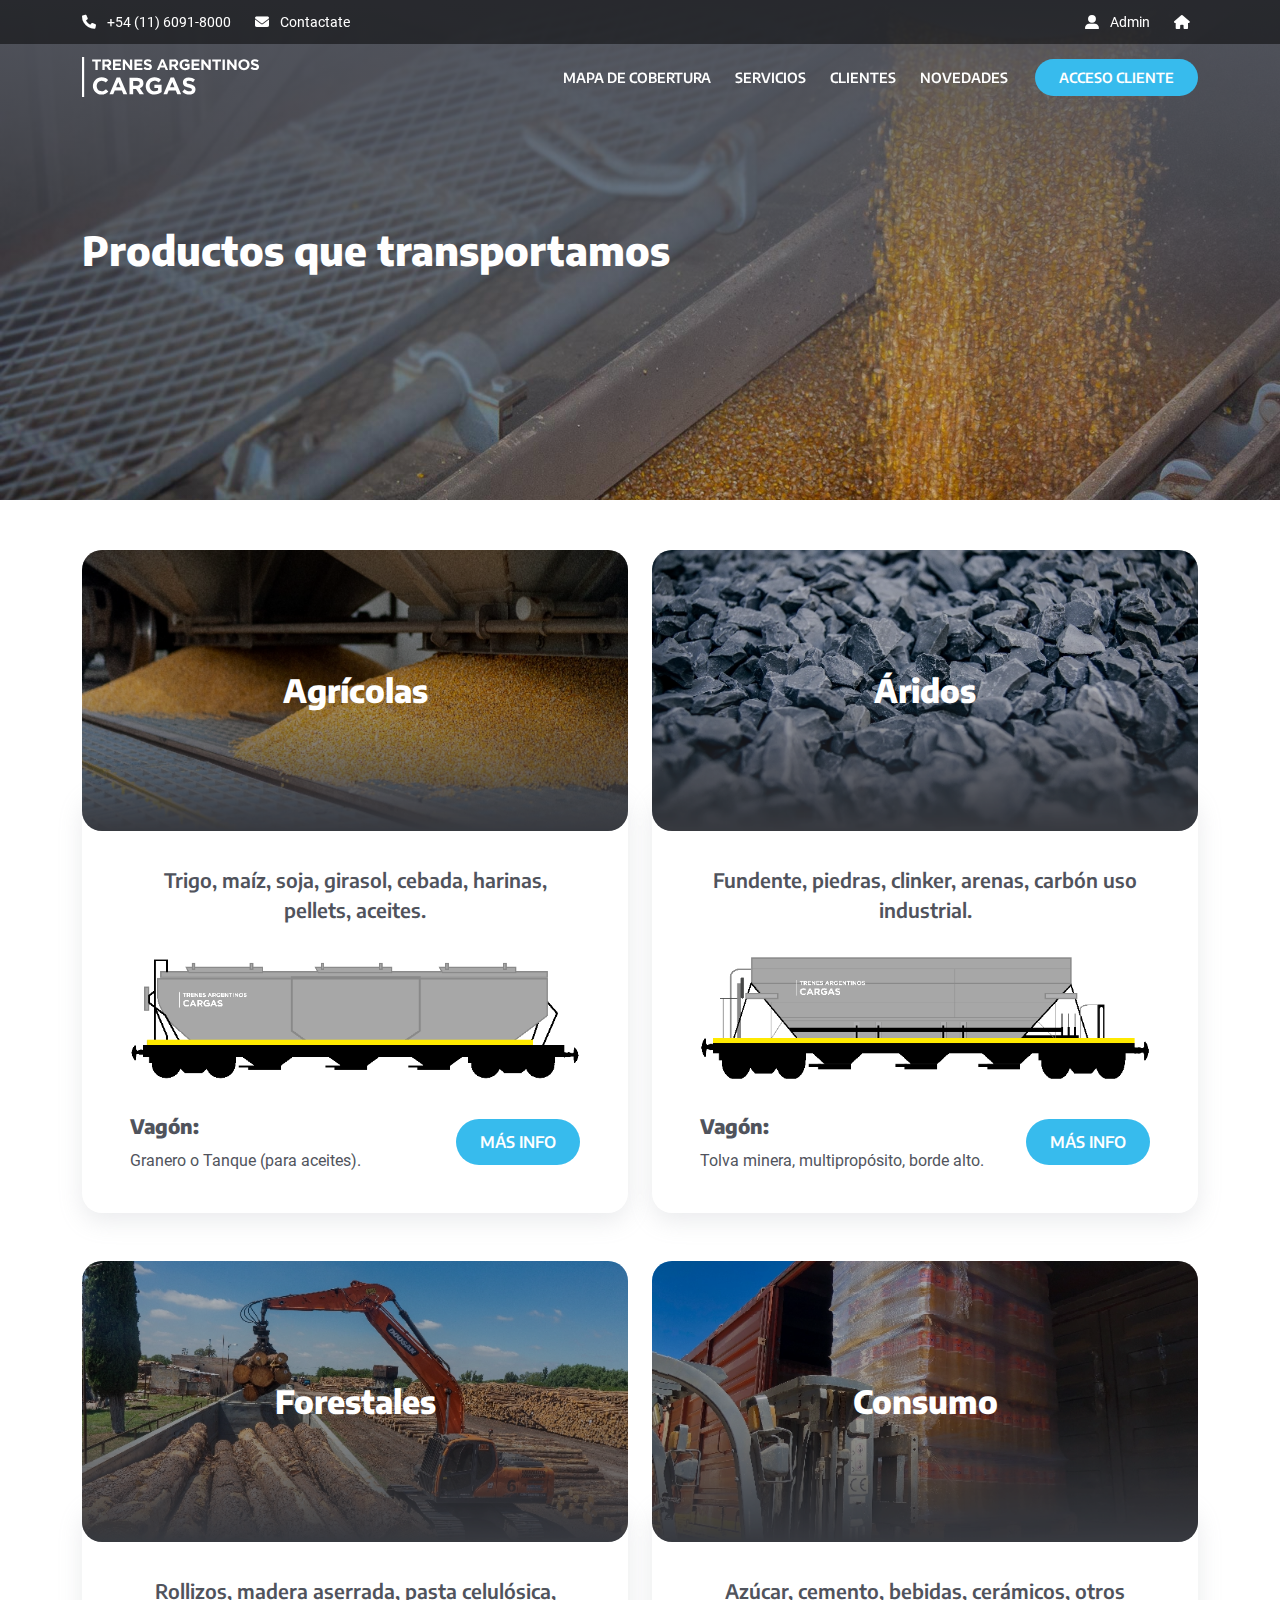
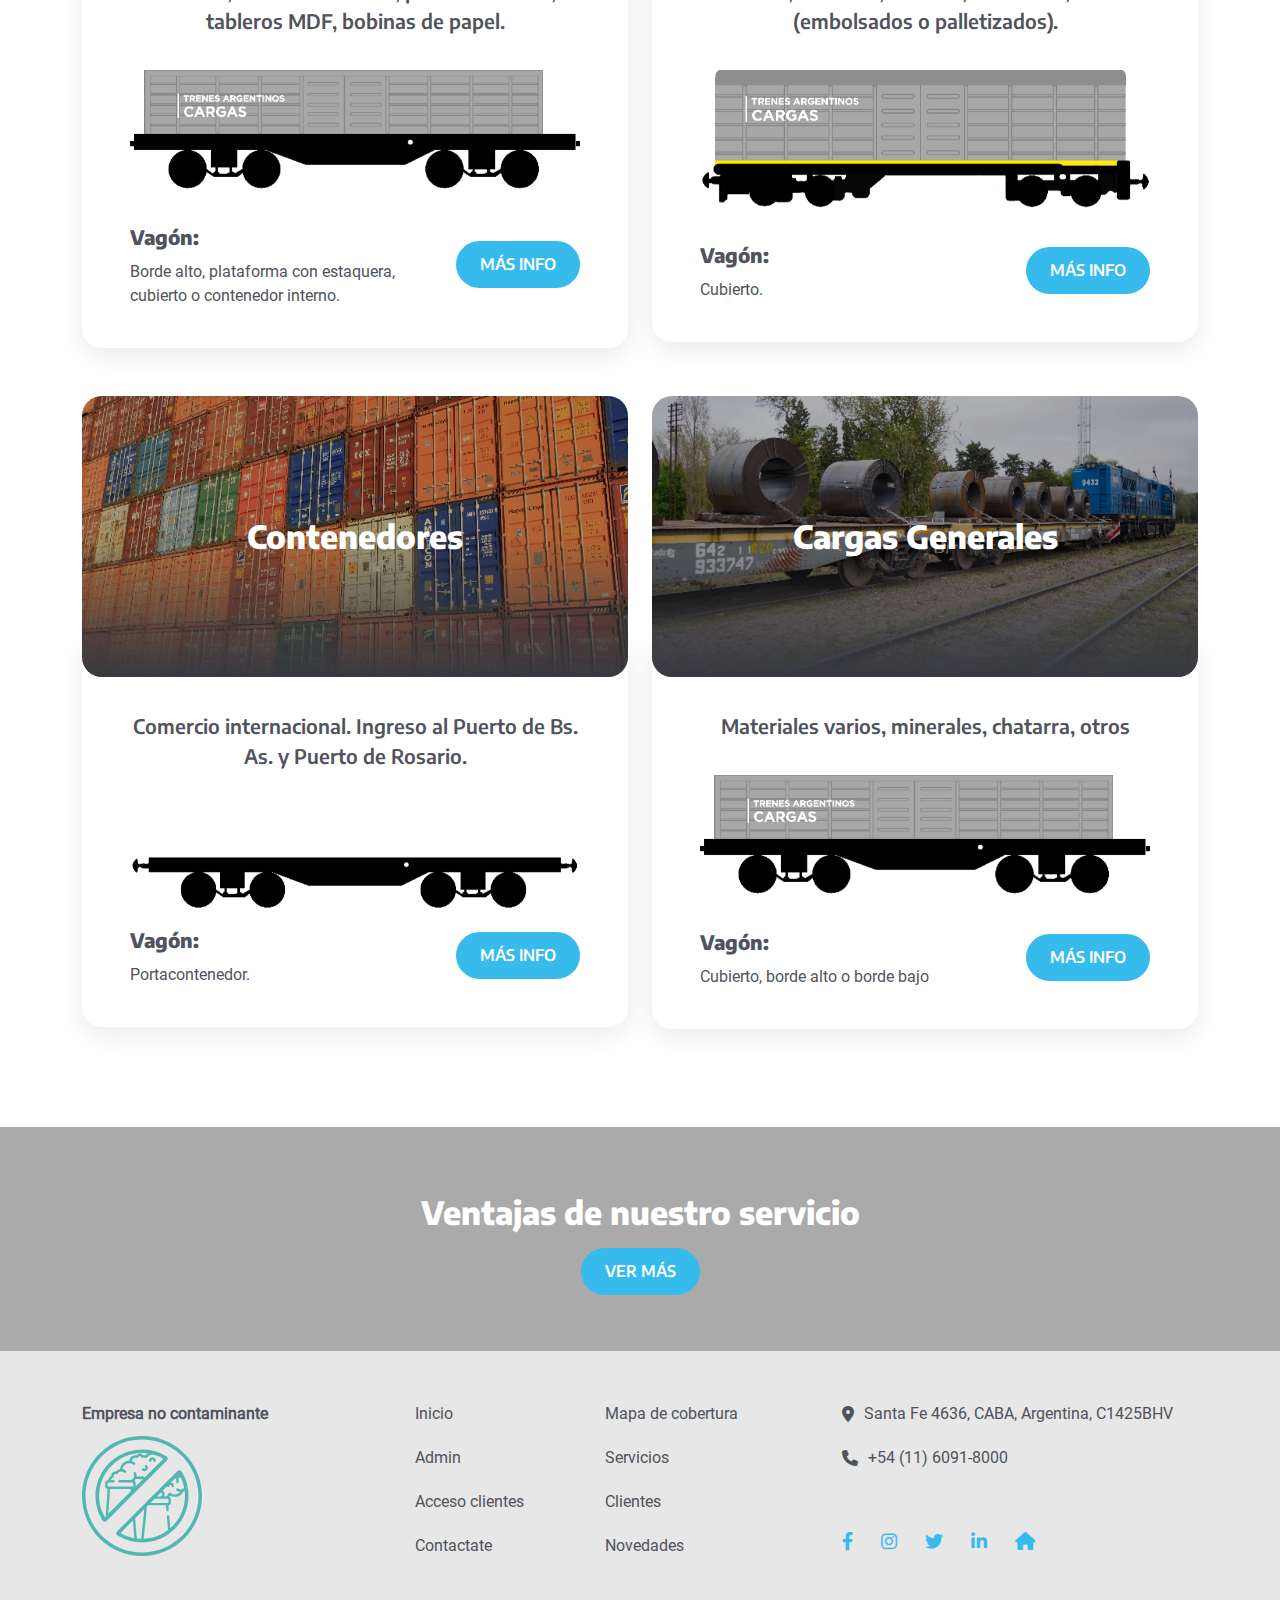
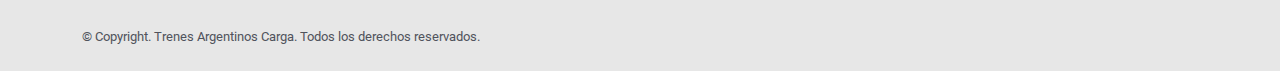
<file: productos.html>
<!DOCTYPE html>
<html lang="en">

<head>
  <meta charset="utf-8">
  <meta content="width=device-width, initial-scale=1.0" name="viewport">

  <title>Comercial - Trenes Argentinos Cargas</title>
  <meta content="" name="description">
  <meta content="" name="keywords">

  <!-- Favicons -->
  <link rel="apple-touch-icon" sizes="57x57" href="assets/img/favicon/">
  <link rel="apple-touch-icon" sizes="60x60" href="assets/img/favicon//apple-icon-60x60.png">
  <link rel="apple-touch-icon" sizes="72x72" href="assets/img/favicon//apple-icon-72x72.png">
  <link rel="apple-touch-icon" sizes="76x76" href="assets/img/favicon//apple-icon-76x76.png">
  <link rel="apple-touch-icon" sizes="114x114" href="assets/img/favicon//apple-icon-114x114.png">
  <link rel="apple-touch-icon" sizes="120x120" href="assets/img/favicon//apple-icon-120x120.png">
  <link rel="apple-touch-icon" sizes="144x144" href="assets/img/favicon//apple-icon-144x144.png">
  <link rel="apple-touch-icon" sizes="152x152" href="assets/img/favicon//apple-icon-152x152.png">
  <link rel="apple-touch-icon" sizes="180x180" href="assets/img/favicon//apple-icon-180x180.png">
  <link rel="icon" type="image/png" sizes="192x192"  href="assets/img/favicon//android-icon-192x192.png">
  <link rel="icon" type="image/png" sizes="32x32" href="assets/img/favicon//favicon-32x32.png">
  <link rel="icon" type="image/png" sizes="96x96" href="assets/img/favicon//favicon-96x96.png">
  <link rel="icon" type="image/png" sizes="16x16" href="assets/img/favicon//favicon-16x16.png">
  <link rel="manifest" href="assets/img/favicon//manifest.json">
  <meta name="msapplication-TileColor" content="#ffffff">
  <meta name="msapplication-TileImage" content="assets/img/favicon//ms-icon-144x144.png">
  <meta name="theme-color" content="#ffffff">

  <!-- Vendor CSS Files -->
  <link href="assets/vendor/fontawesome-free/css/all.min.css" rel="stylesheet">
  <link href="assets/vendor/bootstrap/css/bootstrap.min.css" rel="stylesheet">
  <link href="assets/vendor/bootstrap/css/bootstrap.min.css" rel="stylesheet">

  <!-- Template Main CSS File -->
  <link href="assets/css/style.css" rel="stylesheet">
  <link href="assets/css/poncho.min.css" rel="stylesheet">

  <!-- =======================================================
  * Template Name: TAC 2022 - V1
  * Author: Nicolás Scarselli
  ======================================================== -->
</head>

<body>

  <!-- ======= Top Bar ======= -->
  <div id="topbar" class="d-flex align-items-center fixed-top">
    <div class="container d-flex justify-content-between">
      <div class="contact-info d-flex align-items-center">
        <div class="topbar_phone"><i class="fa-solid fa-phone"></i> +54 (11) 6091-8000</div>
        <div class="topbar_contact"><i class="fa fa-envelope"></i> <a href="contacto.html">Contactate</a></div>
      </div>
      <div class="contact-info d-flex align-items-center">
        <a href="#" target="_blank" class="pe-4"><i class="fa fa-user-alt"></i> Admin</a>
        <a href="https://www.argentina.gob.ar/transporte/trenes-argentinos-cargas" target="_blank"><i class="fa fa-home"></i></a>
      </div>
    </div>
  </div>
  <!-- ======= Top Bar ======= -->

  <!-- ======= Header ======= -->
  <header id="header" class="fixed-top">
    <div class="container d-flex align-items-center">
      <div class="logo me-auto"><a href="index.html"><img src="assets/img/logo.svg" alt=""></a></div>
      <nav id="navbar" class="navbar order-last order-lg-0">
        <ul>
          <li><a class="nav-link" href="mapa.html">MAPA DE COBERTURA</a></li>
          <li><a class="nav-link" href="servicios.html">SERVICIOS</a></li>
          <li><a class="nav-link" href="clientes.html">CLIENTES</a></li>
          <li><a class="nav-link" href="novedades.html">NOVEDADES</a></li>
        </ul>
        <i class="fa-solid fa-bars mobile-nav-toggle"></i>
      </nav><!-- .navbar -->
      <a href="https://sigasucarga.bcyl.com.ar/" class="clientes-btn" target="_blank">ACCESO CLIENTE</a>
    </div>
  </header><!-- End Header -->
  
  <!-- #main -->
  <main id="main">

    <!-- Top Imagen -->
    <div class="jumbotron jumboarticle justify-content-center align-items-center h-100" style="background-image:url(assets/img/top_header_productos.jpg);">
      <div class="overlay"></div>
      <div class="container jumbotron-container">
        <h1>Productos que transportamos</h1>
      </div>
    </div>
    <!-- Top Imagen -->

    <section id="productos">
      <div class="container">
        <div class="row row-cols-1">
          <div class="col-lg-6 col-md-6 mb-5">
            <!-- Card agricolas -->
            <div class="card text-white">
              <img src="assets/img/productos/agricolas.png">
              <div class="card-img-overlay d-flex flex-column">
                <h2 class="my-auto">Agrícolas</h2>
              </div>
            </div>
            <div class="card-box">
              <h5 class="font-normal text-center">Trigo, maíz, soja, girasol, cebada, harinas, pellets, aceites.</h5>
              <img src="assets/img/productos/graneros.png" alt="" class="img-fluid my-4">
              <div class="row justify-content-between align-items-center">
                <div class="col-auto me-auto">
                  <h5>Vagón:</h5>
                  <p>Granero o Tanque (para aceites).</p>
                </div>
                <div class="col-auto">
                  <a href="assets/pdf_vagones/agricolas.pdf" target="_blank" class="d-block"><button class="btn btn-primary">Más info</button></a>
                </div>
              </div>
            </div>
            <!-- Card agricolas -->
          </div>

          <div class="col-lg-6 col-md-6 mb-5">
            <!-- Card aridos -->
            <div class="card text-white">
              <img src="assets/img/productos/aridos.png">
              <div class="card-img-overlay d-flex flex-column">
                <h2 class="my-auto">Áridos</h2>
              </div>
            </div>
            <div class="card-box">
              <h5 class="font-normal text-center">Fundente, piedras, clinker, arenas, carbón uso industrial.</h5>
              <img src="assets/img/productos/tolvas-mineras.png" alt="" class="img-fluid my-4">
              <div class="row justify-content-between align-items-center">
                <div class="col-auto me-auto">
                  <h5>Vagón:</h5>
                  <p>Tolva minera, multipropósito, borde alto.</p>
                </div>
                <div class="col-auto">
                  <a href="assets/pdf_vagones/Áridos.pdf" target="_blank"><button class="btn btn-primary">Más info</button></a>
                </div>
              </div>
            </div>
            <!-- Card aridos -->
          </div>

          <div class="col-lg-6 col-md-6 mb-5">
            <!-- Card forestales -->
            <div class="card text-white">
              <img src="assets/img/productos/forestales.png">
              <div class="card-img-overlay d-flex flex-column">
                <h2 class="my-auto">Forestales</h2>
              </div>
            </div>
            <div class="card-box">
              <h5 class="font-normal text-center">Rollizos, madera aserrada, pasta celulósica, tableros MDF, bobinas de papel.</h5>
              <img src="assets/img/productos/borde-alto.png" alt="" class="img-fluid my-4">
              <div class="row justify-content-between align-items-center">
                <div class="col-8 col-auto me-auto">
                  <h5>Vagón:</h5>
                  <p>Borde alto, plataforma con estaquera, cubierto o contenedor interno.</p>
                </div>
                <div class="col-auto">
                  <a href="assets/pdf_vagones/forestales.pdf" target="_blank"><button class="btn btn-primary">Más info</button></a>
                </div>
              </div>
            </div>
            <!-- Card forestales -->
          </div>

          <div class="col-lg-6 col-md-6 mb-5">
            <!-- Card Consumo -->
            <div class="card text-white">
              <img src="assets/img/productos/consumo.png">
              <div class="card-img-overlay d-flex flex-column">
                <h2 class="my-auto">Consumo</h2>
              </div>
            </div>
            <div class="card-box">
              <h5 class="font-normal text-center">Azúcar, cemento, bebidas, cerámicos, otros (embolsados o palletizados).</h5>
              <img src="assets/img/productos/cubiertos.png" alt="" class="img-fluid my-4">
              <div class="row justify-content-between align-items-center">
                <div class="col-8 col-auto me-auto">
                  <h5>Vagón:</h5>
                  <p>Cubierto.</p>
                </div>
                <div class="col-auto">
                  <a href="assets/pdf_vagones/consumo.pdf" target="_blank"><button class="btn btn-primary">Más info</button></a>
                </div>
              </div>
            </div>
            <!-- Card Consumo -->
          </div>

          <div class="col-lg-6 col-md-6 mb-5">
            <!-- Card Contenedores -->
            <div class="card text-white">
              <img src="assets/img/productos/contenedores.png">
              <div class="card-img-overlay d-flex flex-column">
                <h2 class="my-auto">Contenedores</h2>
              </div>
            </div>
            <div class="card-box">
              <h5 class="font-normal text-center">Comercio internacional. Ingreso al Puerto de Bs. As. y Puerto de Rosario.</h5>
              <img src="assets/img/productos/porta-contenedores.png" alt="" class="img-fluid my-2">
              <div class="row justify-content-between align-items-center">
                <div class="col-8 col-auto me-auto">
                  <h5>Vagón:</h5>
                  <p>Portacontenedor.</p>
                </div>
                <div class="col-auto">
                  <a href="assets/pdf_vagones/contenedores.pdf" target="_blank"><button class="btn btn-primary">Más info</button></a>
                </div>
              </div>
            </div>
            <!-- Card Contenedores -->
          </div>

          <div class="col-lg-6 col-md-6 mb-5">
            <!-- Card Generales -->
            <div class="card text-white">
              <img src="assets/img/productos/cargas-generales.png">
              <div class="card-img-overlay d-flex flex-column">
                <h2 class="my-auto">Cargas Generales</h2>
              </div>
            </div>
            <div class="card-box">
              <h5 class="font-normal text-center">Materiales varios, minerales, chatarra, otros</h5>
              <img src="assets/img/productos/borde-alto.png" alt="" class="img-fluid my-4">
              <div class="row justify-content-between align-items-center">
                <div class="col-8 col-auto me-auto">
                  <h5>Vagón:</h5>
                  <p>Cubierto, borde alto o borde bajo</p>
                </div>
                <div class="col-auto">
                  <a href="assets/pdf_vagones/generales.pdf" target="_blank"><button class="btn btn-primary">Más info</button></a>
                </div>
              </div>
            </div>
            <!-- Card Generales -->
          </div>

        </div>
      </div>
    </section>

    <section class="bg-dark-grey py-5">
      <div class="container text-center">
        <h2 class="text-white">Ventajas de nuestro servicio</h2>
        <a href="ventajas-servicio.html"><button class="btn btn-primary"> Ver más </button></a>
      </div>
    </section>

  </main>
  <!-- End #main -->

  <!-- ======= Footer ======= -->
  <footer id="footer">

    <div class="footer-top">
      <div class="container">
        <div class="row">

          <div class="col-lg-3 me-auto footer-links">
            <ul>
              <li> <b>Empresa no contaminante</b></li>
            </ul>
            <svg xmlns="http://www.w3.org/2000/svg" viewBox="0 0 555.2 555.2" width="120px"  fill="#50b8b1" xmlns:v="https://vecta.io/nano"><path d="M277.6 0C124.29 0 0 124.29 0 277.6s124.29 277.6 277.6 277.6 277.6-124.29 277.6-277.6S430.91 0 277.6 0zm0 538.92c-144.33 0-261.32-117-261.32-261.32S133.27 16.28 277.6 16.28s261.32 117 261.32 261.32-117 261.32-261.32 261.32zM486.37 224.2l-1.42-5.26c-4.99-17.68-12.41-35.1-22.42-51.86-6.6-11.1-14.2-12.1-23.2-3l-12.37 12.37-10.43 10.44h0l-16.62 16.62v-.02l-5.97 5.97h.02l-13.91 13.91-9.39 9.39-24.62 24.62-32.9 32.9c-.2.1-.3.2-.5.4l-.18.18-19.02 19.02-9.2 9.2-39.73 39.73-10.53 10.53-69.84 69.84 69.85-69.8 10.52-10.51 39.78-39.75h.01l9.23-9.24h0l-9.24 9.24-120.06 120.06c-8.8 8.8-7.9 16.6 2.9 22.9 47.1 27.6 97.6 36.8 151.2 26.6 30.84-5.91 58.47-17.94 82.17-34.46h.01a215.46 215.46 0 0 0 9.71-7.19c65.89-51.76 97.39-139.69 76.15-222.83zm-92.43 8.67l.09.31c.64 2.06 2.18 3.46 4.4 3.8 3.2.5 5.5-1.5 6.4-5.3 0-.1 0-.2.1-.4.5-2.8 2-4.7 4.9-4.6s4.3 1.9 4.7 4.8c.6 3.9 3 5.8 6.2 5.5 2.9-.3 4.9-2.7 4.9-6 .1-7.65-6.21-14.38-14.01-15.39-.12-.02-.24-.04-.36-.04l21.69-21.69.17.23c3.18 4.35 4.49 10.17 3.11 16.09-1 4.3.1 6.8 3.3 7.9s6.2-.6 7.3-4.4c1.6-5.5 1.7-11.1 0-16.6-.8-2.4 0-3.4 2-4.2 2.91-1.15 5.69-1.24 8.23-.06h.01c.07.04.15.08.23.12a187.33 187.33 0 0 1 5.4 12.52c.97 2.48 1.89 4.99 2.75 7.52 2.96 8.62 5.31 17.47 7.04 26.46-.02.03-.04.06-.06.08-5.63 8.39-17.05 10.73-25.6 5.16l-2.1-1.5c-2.9-2-6-1.6-8 .9-1.9 2.5-1.5 5.7 1.2 8 4.6 3.9 10 6 16.2 6.9-9.2 12.2-27.9 15-41.4 6.6-1.1-.7-2-1.4-3.1-2.1-4.2-3-7.8-1.9-9.7 3-3.6 9.3-10.2 13.7-20.5 13.1 1.5-4.5 2.8-9 1.9-13.8-.7-3.6-2.1-6.9-4.4-9.7-1-1.23-2.22-2.01-3.49-2.31l-.34-.06 20.84-20.84zm-38.21 38.21l2.5-2.5 8.66-8.66a3.88 3.88 0 0 0 .07.33c.14.74.43 1.49.87 2.23 5.6 9.7 1.2 17.3-10.1 17.3h-10.7l8.7-8.7zm-32.4 32.5l1.7-1.7c.6-.5 1.1-1.1 1.6-1.7l9.3-9.3h7.9l51.6-.1c3.8-.1 5 1.1 4.7 4.6s-.2 7 0 10.5c.2 3-1 3.9-3.9 3.9-17.3-.1-34.7 0-52 0-9.01 0-17.99-.03-26.98-.02h-.1l6.18-6.18zm-10.28-13.21c-.08.1-.17.23-.32.31l.32-.31zm-134.5 158.28s-.08-.05-.12-.07l4.2-4.4 52.93-52.92v.06s.01.08.01.12l6.73 81.24c-23.58-4.22-45.43-12.54-63.75-24.03zm95.56 27.11c-6.89-.12-13.71-.58-20.41-1.39l-4.27-46.5-3.36-46.94v-.11s-.01-.05-.01-.07l41.58-41.54v.05s-.01.08-.01.11l-1.2 15c-2.48 29.97-9.27 88.78-12.32 121.38zm145.53-59.77l-.7.71 2.13-2.2-1.43 1.49zm5.48-5.84s-.06.08-.1.12l-2.61 2.83-.05.05 2.88-3.14c-.04.05-.08.09-.12.14zm2.8-3.17l-.46.54-1.07 1.2 2.06-2.37-.54.63zm3.96-4.72l-1.61 1.96-.58.69 2.46-2.98c-.09.11-.18.22-.26.33zm3.45-4.36l-1.22 1.57-1.07 1.34 2.62-3.34c-.11.15-.22.29-.33.43zm2.68-3.59l-1.49 2.01-.72.96 2.63-3.54-.41.57zm2.89-4.06c-.44.65-.9 1.29-1.35 1.93l-.49.67 2.25-3.2-.41.6zm2.44-3.59l-1.04 1.55c-.1.15-.21.3-.31.45l2.26-3.4-.91 1.4zm2.93-4.58l-.78 1.24-.09.15c-.18.3-.38.59-.57.88l1.9-3.03-.46.75zm2.57-4.25h0a69.97 69.97 0 0 1-1.23 2.06l1.61-2.72-.38.66zm1.74-3.03l-.18.32 1.13-2.04-.95 1.72zm2.87-5.26l-.96 1.79 1.5-2.87-.55 1.08zm21.62-72.28l-.24 2.3c-.01.11-.02.22-.04.33l-.23 2-.37 2.81-.36 2.48c-.03.22-.07.44-.1.66l-.29 1.81-.09.54-.33 1.93-.45 2.47-.42 2.18-.57 2.75-.82 3.6-.86 3.52c0 .01-.01.03-.01.04-.02.06-.03.13-.05.2l-.91 3.42-.92 3.23-.98 3.23-1.99 6.02-1 2.81-1.01 2.71-2.08 5.22-1.03 2.43-1.03 2.35-1.03 2.27c-.15.33-.32.66-.47.99l1.5-3.26-1.97 4.25c-.07.14-.14.28-.2.43-10.76 22.39-26.03 43.35-46.09 61.51l-2.12 1.89-4.48-53.09c-.4-4.1-2.6-6.3-6-6.1-3.5.2-5.5 3.1-5.1 7.2l5.09 60.62c-34.8 26.74-74.45 39.14-112.56 40.64l9.87-93.16 4.18-50.5h.12l.38-4.98c.01-.04.01-.07.01-.11v-.04l5.98-5.96h.12 79.01c2.9 0 3.5 1.1 3.6 3.6s.3 5 .5 7.5h.02l.8 9.87c.3 4 2.8 6.4 6.1 6.2s5.3-2.8 5.1-6.9l-1-13.3h-.05l-.37-3.77c-.2-2.2.2-3.2 2.5-4 5.8-2 8.8-6.6 8.9-12.9v-13.1c.1-4.9-1.5-9-5.5-12.1-.5-.4-1.4-.5-1.1-1.6.7-2.9 3.7-4.3 6.5-3 21.1 9.9 45.7 1.9 56.8-18.7.9-1.8 2.2-2.8 3.8-3.8 1-.57 1.94-1.19 2.84-1.84.02-.01.04-.02.05-.04 1.78 14.6 1.96 29.46.45 44.26zm-237.19-28.55l61.19-61.21 10.28-10.28 30.15-30.16 10.59-10.6 34.92-34.95 6.22-6.23c1.09-1.08 2.03-2.15 2.8-3.21 5.37-7.27 3.38-13.98-5.7-19.39-32.2-19.2-67.2-29.1-104.7-30.2-17.1.8-35.3 1.8-52.5 5.4-143 30.3-214.1 195.8-137.8 320.7 4.14 6.7 9.15 9.3 14.48 7.62 2.39-.74 4.84-2.34 7.32-4.82l4.46-4.45 107.93-107.86 10.36-10.36zm9.56-34.59c1.56-7.89 1.14-20.69-1.81-24.34-.89-1.07-1.47-2.06-1.72-2.9h.22c-.2-1.3.4-2.5 2-3.8.8-.7 1.4-1.8 2-2.7.5-.8.9-1.7 1.9-1.4 5.8 1.5 11.8-1.5 17.7.7 3 1.1 6.5.7 9.5-.6 1.7-1 2.9-.4 4.4.7.03.02.07.05.1.07l-34.29 34.27zM92.65 205.13l.34-.87.39-.95-.75 1.87c0-.02.01-.03.02-.05zm-.6 1.55c.02-.05.04-.11.06-.16-.02.05-.04.11-.06.16h0zm-1.68 4.55l.29-.81-.41 1.14c.04-.11.08-.22.11-.33zm-.74 2.12c.09-.24.17-.48.25-.72l-.38 1.11a5.94 5.94 0 0 1 .13-.39zm-.46 1.37c.02-.06.04-.13.07-.19-.03.1-.07.21-.1.31.01-.04.03-.08.04-.12zm-1.68 5.3c.02-.06.03-.11.05-.17-.04.13-.08.25-.11.38l.06-.21zm-2.5 9.04c.02-.09.05-.18.07-.26-.06.22-.11.44-.16.66l.09-.4zm-1 4.2c.01-.06.03-.13.04-.19-.03.12-.05.23-.08.35.01-.05.02-.11.04-.16zm-.79 3.62l.42-1.98c.01-.05.02-.11.04-.16l-.49 2.29.03-.15zm-.43 2.14c.01-.07.03-.14.04-.22-.03.17-.07.34-.1.51l.06-.29zm-1.03 5.66c0-.06.02-.12.03-.19l-.16.96.12-.78zm-1.05 7.12a5.46 5.46 0 0 0 .05-.4l-.13 1.02.08-.62zm-.45 3.79v-.08c0 .06 0 .13-.01.19v-.11zm-.93 11.61c0-.1.01-.2.02-.3l-.06 1.33a34.12 34.12 0 0 0 .04-1.03zm-.26 10.29v-.37-.22.78-.19zm.02-2.83v-.22c0-.25.01-.5.02-.74 0 .39-.01.79-.02 1.18v-.22zm.17 11.67v-.17.24-.07zm.21 3.82v-.17c0 .13 0 .26.01.39 0-.07 0-.15-.01-.22zm.14 2.09c0-.05 0-.11-.01-.16l.06.77c-.02-.2-.03-.4-.05-.6zm.23 2.84h0v.05-.05zm.27 2.89l-.13-1.37-.07-.75c0-.06-.01-.12-.01-.18l.22 2.31zm38.25-49.39l-6.9 95.8-1.93 27.63-3.67 3.67c-6.83-10.91-12.53-23.12-16.9-36.22l-1.16-3.61c-1.32-4.23-2.49-8.55-3.52-12.95l-.44-1.91c-.39-1.73-.75-3.47-1.09-5.23l-.74-3.97-.65-4-.39-2.69-.54-4.25c-.08-.63-.15-1.26-.21-1.89-.03-.22-.05-.46-.07-.68l.28 2.57-.31-2.81v-.05h0c-3.13-30.75.71-63.76 13.51-95.24l.12-.29 1.26-3.01-1.13 2.7.12-.3 1.01-2.4 1.2-2.75 2.54-5.45 1.34-2.71a188.08 188.08 0 0 1 3.13-5.95l1.65-2.95 1.89-3.24a219.33 219.33 0 0 1 4-6.42h.01l2.65-3.99c4.99-7.27 10.55-14.36 16.74-21.21a207.7 207.7 0 0 1 15.9-15.8l4.15-3.6a150.96 150.96 0 0 1 4.21-3.45 186.57 186.57 0 0 1 6.44-4.94c3.61-2.65 7.28-5.15 11-7.52l3.08-1.93c3.1-1.89 6.22-3.68 9.38-5.37 2.11-1.13 4.24-2.22 6.37-3.28l3.63-1.73 2.8-1.27h.01a193.11 193.11 0 0 1 7.32-3.1c1.64-.66 3.28-1.29 4.93-1.89l4.18-1.48 4.4-1.45c28.42-9 58.11-11.27 86.62-7.38-.02.01-.04.02-.06.04-1.47.94-2.89 1.99-4.27 3.15-5.1 4.2-9.5 6.7-16 5.4-1.4-.3-2.4-.4-3.5-1.5-7.8-8.2-18.7-8.2-26.6.1-1.1 1.1-2 1.5-3.5 1.4-15.7-.6-27.7 8.2-32.3 23.4-.5 1.7-1.3 2.3-3 2.5-20 1.9-35.2 15.9-38.8 35.6-.3 1.7-.9 2.5-2.7 2.9-6.3 1.5-11.7 4.8-16 9.8-.9 1-1.7 1.4-3.2 1.4-10.8 0-17.4 5.8-18.9 16.6-.2 1.5-.7 2.4-1.9 3.3-5.7 4.4-9.6 10-11.4 17-.4 1.6-1 2.3-3 2.5-2.93.2-5.39 1.06-7.36 2.6h-.24c-3.1 2.4-5 6.2-5 10.9-.1 4.7-.1 9.5 0 14.2.1 6.1 3.2 10.8 9.1 12.7 2.4.8 2.5 1.8 2.4 4zm-.3-18.6a91.95 91.95 0 0 0 0-10.5c-.2-3.2.8-4.4 4.2-4.3 7.7.2 15.5.1 23.2 0 4.2-.1 7-3 6.2-6.6-.09-.66-.36-1.22-.64-1.7h.04c-.9-1.7-2.6-2.7-4.9-2.7-3.4 0-6.7-.1-10.1 0-2.6.1-2.7-.8-1.7-2.8 2-4.1 4.8-7.3 8.8-9.3 3.4-1.7 4.7-4.1 4.1-7.8-1-6.1 3.1-9.5 9.1-7.5 3.4 1.2 5.7.1 7.6-2.7 8-11.6 19.8-13.4 31.2-4.6 3 2.3 6.2 2.2 8.3-.4 2.2-2.6 1.8-5.5-1.1-8.2-3.3-3.1-7.2-5.5-11.6-6.6-3.3-.8-3.3-2.2-2.5-4.9 6-20.2 29-29.3 47.3-18.7.9.5 1.7 1.1 2.5 1.6 2.9 1.5 5.9.9 7.6-1.6 1.8-2.6 1.2-5.8-1.6-7.9-3.7-2.6-7.6-4.8-12-5.8-3.2-.7-2.8-2.1-1.8-4.3 3.7-8.6 12.7-13.5 21.9-11.8 6.3 1.1 6.5 1.1 9.7-4.5 2.7-4.6 8.8-4.8 11.2-.1 2.1 4.3 5.1 5.3 9.4 4.4 3.7-.8 7.5-.1 11.1.8 3.1.8 5.5 0 7.5-2.6 7.42-9.29 17.13-13.82 26.75-13.66.05-.01.09 0 .14 0a192 192 0 0 1 15.84 4.88 188.88 188.88 0 0 1 13.17 5.24l1.85.83 2.1.97c1.17.54 2.34 1.1 3.49 1.68a3.42 3.42 0 0 1 .43.21l3.07 1.56.63.34c.94.48 1.87.98 2.79 1.49l2.27 1.26 2.77 1.6-1.01 1.01-34.37 34.36-6.11 6.12-45.04 45.02c-1.69-1.1-3.32-2.37-4.87-3.81-3.6-3.3-5.6-3.5-9.4-.7-2.2 1.6-4.7 2.2-7 .9-2.7-1.6-5.3-1.8-8.2-.7-.6.2-1.2.2-1.8.3-5.7.7-5.6.7-5.8-4.8-.2-4.1-1-8.1-2.8-11.9-1.8-4-4.7-5.5-7.9-4.2-3.1 1.3-4.1 4.5-2.5 8.5 4.7 11.9-.4 23.8-11.9 27.6-2.5.8-5.1 1.1-7.7 1.1h-46.4c-2.38 0-4.31.54-5.61 2.5h-.49c.1.4 0 .5-.1.8-1 2.2-.5 4.2.9 5.9 1.6 1.9 3.9 2 6.2 2h57.2q5.3 0 5.3 5.4c0 3.2-.1 6.5 0 9.7.2 3-1.1 3.8-3.9 3.8l-55.7-.1c-18.6 0-36.7-.1-55 .1-3.3 0-4.5-.9-4.3-4.2zm3.49 130.01l3.21-44.71 4.7-66.8c.2-2.5 1-3.3 3.5-3.3h89c2.2 0 3.2.4 3.4 2.9l.46 7.68-104.27 104.23zM293 135.18c-2.7 2-3 5.1-.6 8.5 1.4 2.1 1.8 4.1.3 6.2-1.8 2.4-4.2 2.5-7.5.3-3-2-6-1.7-8 .8s-1.6 5.5 1 8c3.1 2.6 6.8 3.8 11.1 4 6.2-.5 11.2-3.3 14-9.2 2.7-5.8 2.1-11.4-1.7-16.5-2.6-3.5-5.8-4.2-8.6-2.1zm17.3-21.7c-.1 3.8 1.7 6 4.8 6.4s5.6-1.5 6.2-5.1c.5-2.9 1.5-5 4.8-5.1 3.5-.1 4.5 2.3 5 5.3.7 3.6 3.1 5.3 6.3 4.8 3.1-.5 4.9-2.9 4.7-6.5-.4-8.4-7.5-14.9-16-14.9s-15.7 6.8-15.8 15.1z"/></svg>
          </div>

          <div class="col-lg-2 col-md-4 col-6 footer-links">
            <ul>
              <li><a href="index.html">Inicio</a></li>
              <li><a href="#">Admin</a></li>
              <li><a href="https://sigasucarga.bcyl.com.ar/">Acceso clientes</a></li>
              <li><a href="contacto.html">Contactate</a></li>
            </ul>
          </div>

          <div class="col-lg-2 col-md-4 col-6 footer-links">
            <ul>
              <li><a href="mapa.html">Mapa de cobertura</a></li>
              <li><a href="servicios.html">Servicios</a></li>
              <li><a href="clientes.html">Clientes</a></li>
              <li><a href="novedades.html">Novedades</a></li>
            </ul>
          </div>

          <div class="col-lg-4 col-md-4 ms-auto footer-links">
            <ul>
              <li><i class="fa-solid fa-location-dot"></i> Santa Fe 4636, CABA, Argentina, C1425BHV</li>
              <li><i class="fa-solid fa-phone"></i> <span>+54 (11) 6091-8000</span> </li>
            </ul>
            <div class="social-links mt-4">
              <a href="https://www.facebook.com/trenesargentinoscargas"  target="_blank"><i class="fa-brands fa-facebook-f"></i></a>
              <a href="https://www.instagram.com/trenesargcargas/?hl=es" target="_blank"><i class="fa-brands fa-instagram"></i></a>
              <a href="https://twitter.com/TACargas" target="_blank"><i class="fa-brands fa-twitter"></i></a>
              <a href="https://ar.linkedin.com/company/trenes-argentinos-cargas" target="_blank"><i class="fa-brands fa-linkedin-in"></i></a>
              <a href="https://www.argentina.gob.ar/transporte/trenes-argentinos-cargas" target="_blank"><i class="fa fa-home"></i></a>
            </div>
          </div>

        </div>
      </div>
    </div>

    <div class="container d-md-flex py-4">
      <div class="me-md-auto text-center text-md-start">
        <div class="credits">
          &copy; Copyright. Trenes Argentinos Carga. Todos los derechos reservados. <span style="display: none">Diseño y desarrollo: <a href="https://www.behance.net/nicoscarselli">Nicolás Scarselli</a>.</span> 
        </div>
      </div>
    </div>
  </footer>
  <!-- End Footer -->

  <a href="#" class="back-to-top d-flex align-items-center justify-content-center"><i class="fa-solid fa-angle-up"></i></a>

  <!-- Vendor JS Files -->
  <script src="assets/vendor/bootstrap/js/bootstrap.bundle.min.js"></script>

  <!-- Template Main JS File -->
  <script src="assets/js/main.js"></script>

</body>

</html>
</file>
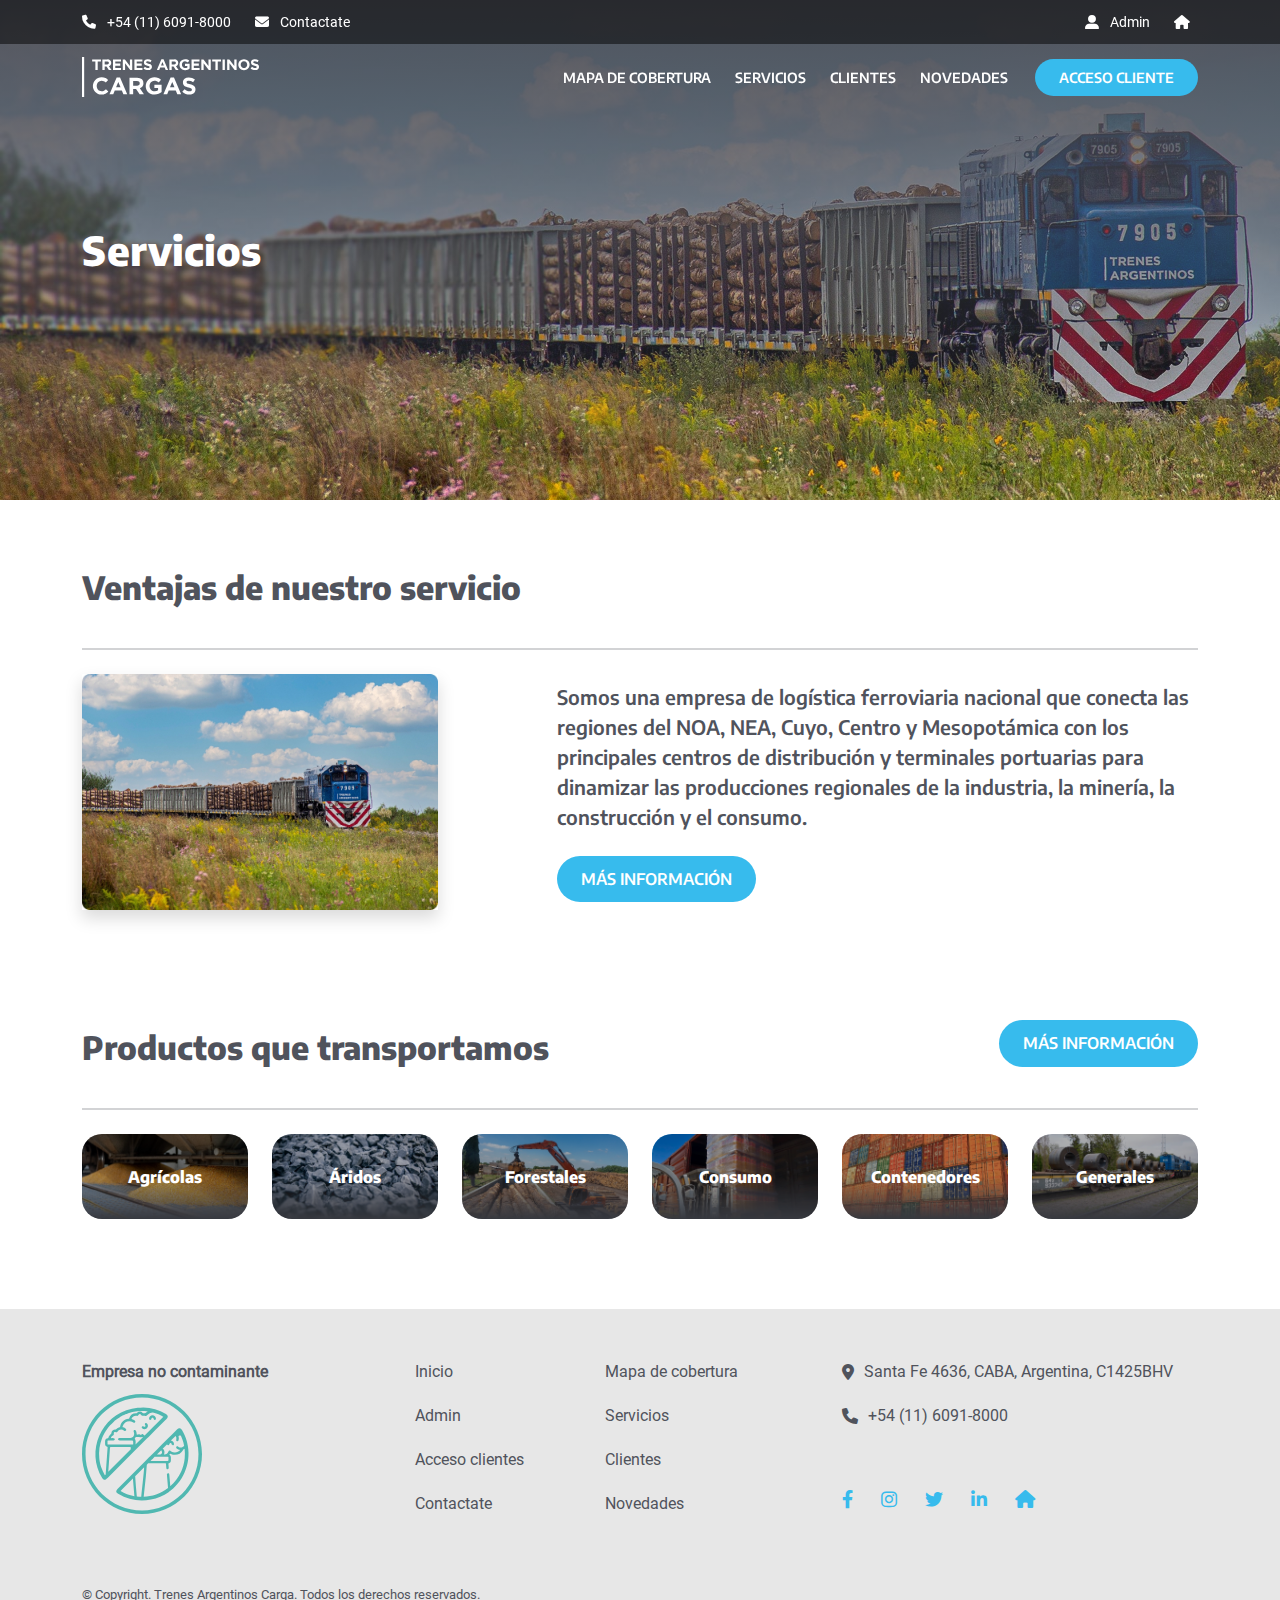
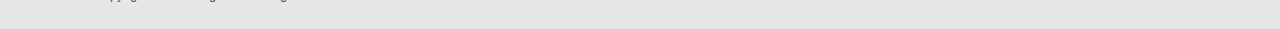
<file: servicios.html>
<!DOCTYPE html>
<html lang="en">

<head>
  <meta charset="utf-8">
  <meta content="width=device-width, initial-scale=1.0" name="viewport">

  <title>Comercial - Trenes Argentinos Cargas</title>
  <meta content="" name="description">
  <meta content="" name="keywords">

  <!-- Favicons -->
  <link rel="apple-touch-icon" sizes="57x57" href="assets/img/favicon/">
  <link rel="apple-touch-icon" sizes="60x60" href="assets/img/favicon//apple-icon-60x60.png">
  <link rel="apple-touch-icon" sizes="72x72" href="assets/img/favicon//apple-icon-72x72.png">
  <link rel="apple-touch-icon" sizes="76x76" href="assets/img/favicon//apple-icon-76x76.png">
  <link rel="apple-touch-icon" sizes="114x114" href="assets/img/favicon//apple-icon-114x114.png">
  <link rel="apple-touch-icon" sizes="120x120" href="assets/img/favicon//apple-icon-120x120.png">
  <link rel="apple-touch-icon" sizes="144x144" href="assets/img/favicon//apple-icon-144x144.png">
  <link rel="apple-touch-icon" sizes="152x152" href="assets/img/favicon//apple-icon-152x152.png">
  <link rel="apple-touch-icon" sizes="180x180" href="assets/img/favicon//apple-icon-180x180.png">
  <link rel="icon" type="image/png" sizes="192x192"  href="assets/img/favicon//android-icon-192x192.png">
  <link rel="icon" type="image/png" sizes="32x32" href="assets/img/favicon//favicon-32x32.png">
  <link rel="icon" type="image/png" sizes="96x96" href="assets/img/favicon//favicon-96x96.png">
  <link rel="icon" type="image/png" sizes="16x16" href="assets/img/favicon//favicon-16x16.png">
  <link rel="manifest" href="assets/img/favicon//manifest.json">
  <meta name="msapplication-TileColor" content="#ffffff">
  <meta name="msapplication-TileImage" content="assets/img/favicon//ms-icon-144x144.png">
  <meta name="theme-color" content="#ffffff">

  <!-- Vendor CSS Files -->
  <link href="assets/vendor/fontawesome-free/css/all.min.css" rel="stylesheet">
  <link href="assets/vendor/bootstrap/css/bootstrap.min.css" rel="stylesheet">
  <link href="assets/vendor/bootstrap/css/bootstrap.min.css" rel="stylesheet">

  <!-- Template Main CSS File -->
  <link href="assets/css/style.css" rel="stylesheet">
  <link href="assets/css/poncho.min.css" rel="stylesheet">

  <!-- =======================================================
  * Template Name: TAC 2022 - V1
  * Author: Nicolás Scarselli
  ======================================================== -->
</head>

<body>

  <!-- ======= Top Bar ======= -->
  <div id="topbar" class="d-flex align-items-center fixed-top">
    <div class="container d-flex justify-content-between">
      <div class="contact-info d-flex align-items-center">
        <div class="topbar_phone"><i class="fa-solid fa-phone"></i> +54 (11) 6091-8000</div>
        <div class="topbar_contact"><i class="fa fa-envelope"></i> <a href="contacto.html">Contactate</a></div>
      </div>
      <div class="contact-info d-flex align-items-center">
        <a href="#" target="_blank" class="pe-4"><i class="fa fa-user-alt"></i> Admin</a>
        <a href="https://www.argentina.gob.ar/transporte/trenes-argentinos-cargas" target="_blank"><i class="fa fa-home"></i></a>
      </div>
    </div>
  </div>
  <!-- ======= Top Bar ======= -->

  <!-- ======= Header ======= -->
  <header id="header" class="fixed-top">
    <div class="container d-flex align-items-center">
      <div class="logo me-auto"><a href="index.html"><img src="assets/img/logo.svg" alt=""></a></div>
      <nav id="navbar" class="navbar order-last order-lg-0">
        <ul>
          <li><a class="nav-link" href="mapa.html">MAPA DE COBERTURA</a></li>
          <li><a class="nav-link" href="servicios.html">SERVICIOS</a></li>
          <li><a class="nav-link" href="clientes.html">CLIENTES</a></li>
          <li><a class="nav-link" href="novedades.html">NOVEDADES</a></li>
        </ul>
        <i class="fa-solid fa-bars mobile-nav-toggle"></i>
      </nav><!-- .navbar -->
      <a href="https://sigasucarga.bcyl.com.ar/" class="clientes-btn" target="_blank">ACCESO CLIENTE</a>
    </div>
  </header><!-- End Header -->
  
  <!-- #main -->
  <main id="main">

    <!-- Top Imagen -->
    <div class="jumbotron jumboarticle justify-content-center align-items-center h-100" style="background-image:url(assets/img/top_header_servicios.jpg);">
      <div class="overlay"></div>
      <div class="container jumbotron-container">
        <h1>Servicios</h1>
      </div>
    </div>
    <!-- Top Imagen -->

    <section id="ventajas">
      <div class="container">
        <div class="d-lg-flex justify-content-between align-items-center">
          <h2>Ventajas de nuestro servicio</h2>
        </div>
        <hr>
        <div class="row justify-content-between align-items-center">
          <div class="col-lg-4 col-md-6">
            <img src="assets/img/ventajas/ventajas_1.jpg" alt="" class="img-fluid shadow">
          </div>
          <div class="col-lg-7 col-md-6">
            <h5 class="font-normal">Somos una empresa de logística ferroviaria nacional que conecta las regiones del NOA, NEA, Cuyo, Centro y Mesopotámica con los principales centros de distribución y terminales portuarias para dinamizar las producciones regionales de la industria, la minería, la construcción y el consumo.</h5>
            <a href="ventajas-servicio.html"><button class="btn btn-primary mt-3"> Más Información </button></a>
          </div>
        </div>
      </div>
    </section>

    <section id="productos">
      <div class="container">
        <div class="d-lg-flex justify-content-between align-items-center">
          <h2>Productos que transportamos</h2>
          <a href="productos.html"><button class="btn btn-primary"> Más Información </button></a>
        </div>
        <hr>
        
        <div class="row mb-3">
          <div class="col-lg-2 col-md-4 col-6 mb-4">
            <div class="card text-white">
              <img src="assets/img/productos/agricolas.png">
              <div class="card-img-overlay d-flex flex-column">
                <h6 class="card-title my-auto">Agrícolas</h6>
              </div>
            </div>
          </div>
          <div class="col-lg-2 col-md-4 col-6 mb-4">
            <div class="card text-white">
              <img src="assets/img/productos/aridos.png">
              <div class="card-img-overlay d-flex flex-column">
                <h6 class="card-title my-auto">Áridos</h6>
              </div>
            </div>
          </div>
          <div class="col-lg-2 col-md-4 col-6 mb-4">
            <div class="card text-white">
              <img src="assets/img/productos/forestales.png">
              <div class="card-img-overlay d-flex flex-column">
                <h6 class="card-title my-auto">Forestales</h6>
              </div>
            </div>
          </div>
          <div class="col-lg-2 col-md-4 col-6 mb-4">
            <div class="card text-white">
              <img src="assets/img/productos/consumo.png">
              <div class="card-img-overlay d-flex flex-column">
                <h6 class="card-title my-auto">Consumo</h6>
              </div>
            </div>
          </div>
          <div class="col-lg-2 col-md-4 col-6 mb-4">
            <div class="card text-white">
              <img src="assets/img/productos/contenedores.png">
              <div class="card-img-overlay d-flex flex-column">
                <h6 class="card-title my-auto">Contenedores</h6>
              </div>
            </div>
          </div>
          <div class="col-lg-2 col-md-4 col-6 mb-4">
            <div class="card text-white">
              <img src="assets/img/productos/cargas-generales.png">
              <div class="card-img-overlay d-flex flex-column">
                <h6 class="card-title my-auto">Generales</h6>
              </div>
            </div>
          </div>
        </div>
      </div>
    </section>

  </main>
  <!-- End #main -->

  <!-- ======= Footer ======= -->
  <footer id="footer">

    <div class="footer-top">
      <div class="container">
        <div class="row">

          <div class="col-lg-3 me-auto footer-links">
            <ul>
              <li> <b>Empresa no contaminante</b></li>
            </ul>
            <svg xmlns="http://www.w3.org/2000/svg" viewBox="0 0 555.2 555.2" width="120px"  fill="#50b8b1" xmlns:v="https://vecta.io/nano"><path d="M277.6 0C124.29 0 0 124.29 0 277.6s124.29 277.6 277.6 277.6 277.6-124.29 277.6-277.6S430.91 0 277.6 0zm0 538.92c-144.33 0-261.32-117-261.32-261.32S133.27 16.28 277.6 16.28s261.32 117 261.32 261.32-117 261.32-261.32 261.32zM486.37 224.2l-1.42-5.26c-4.99-17.68-12.41-35.1-22.42-51.86-6.6-11.1-14.2-12.1-23.2-3l-12.37 12.37-10.43 10.44h0l-16.62 16.62v-.02l-5.97 5.97h.02l-13.91 13.91-9.39 9.39-24.62 24.62-32.9 32.9c-.2.1-.3.2-.5.4l-.18.18-19.02 19.02-9.2 9.2-39.73 39.73-10.53 10.53-69.84 69.84 69.85-69.8 10.52-10.51 39.78-39.75h.01l9.23-9.24h0l-9.24 9.24-120.06 120.06c-8.8 8.8-7.9 16.6 2.9 22.9 47.1 27.6 97.6 36.8 151.2 26.6 30.84-5.91 58.47-17.94 82.17-34.46h.01a215.46 215.46 0 0 0 9.71-7.19c65.89-51.76 97.39-139.69 76.15-222.83zm-92.43 8.67l.09.31c.64 2.06 2.18 3.46 4.4 3.8 3.2.5 5.5-1.5 6.4-5.3 0-.1 0-.2.1-.4.5-2.8 2-4.7 4.9-4.6s4.3 1.9 4.7 4.8c.6 3.9 3 5.8 6.2 5.5 2.9-.3 4.9-2.7 4.9-6 .1-7.65-6.21-14.38-14.01-15.39-.12-.02-.24-.04-.36-.04l21.69-21.69.17.23c3.18 4.35 4.49 10.17 3.11 16.09-1 4.3.1 6.8 3.3 7.9s6.2-.6 7.3-4.4c1.6-5.5 1.7-11.1 0-16.6-.8-2.4 0-3.4 2-4.2 2.91-1.15 5.69-1.24 8.23-.06h.01c.07.04.15.08.23.12a187.33 187.33 0 0 1 5.4 12.52c.97 2.48 1.89 4.99 2.75 7.52 2.96 8.62 5.31 17.47 7.04 26.46-.02.03-.04.06-.06.08-5.63 8.39-17.05 10.73-25.6 5.16l-2.1-1.5c-2.9-2-6-1.6-8 .9-1.9 2.5-1.5 5.7 1.2 8 4.6 3.9 10 6 16.2 6.9-9.2 12.2-27.9 15-41.4 6.6-1.1-.7-2-1.4-3.1-2.1-4.2-3-7.8-1.9-9.7 3-3.6 9.3-10.2 13.7-20.5 13.1 1.5-4.5 2.8-9 1.9-13.8-.7-3.6-2.1-6.9-4.4-9.7-1-1.23-2.22-2.01-3.49-2.31l-.34-.06 20.84-20.84zm-38.21 38.21l2.5-2.5 8.66-8.66a3.88 3.88 0 0 0 .07.33c.14.74.43 1.49.87 2.23 5.6 9.7 1.2 17.3-10.1 17.3h-10.7l8.7-8.7zm-32.4 32.5l1.7-1.7c.6-.5 1.1-1.1 1.6-1.7l9.3-9.3h7.9l51.6-.1c3.8-.1 5 1.1 4.7 4.6s-.2 7 0 10.5c.2 3-1 3.9-3.9 3.9-17.3-.1-34.7 0-52 0-9.01 0-17.99-.03-26.98-.02h-.1l6.18-6.18zm-10.28-13.21c-.08.1-.17.23-.32.31l.32-.31zm-134.5 158.28s-.08-.05-.12-.07l4.2-4.4 52.93-52.92v.06s.01.08.01.12l6.73 81.24c-23.58-4.22-45.43-12.54-63.75-24.03zm95.56 27.11c-6.89-.12-13.71-.58-20.41-1.39l-4.27-46.5-3.36-46.94v-.11s-.01-.05-.01-.07l41.58-41.54v.05s-.01.08-.01.11l-1.2 15c-2.48 29.97-9.27 88.78-12.32 121.38zm145.53-59.77l-.7.71 2.13-2.2-1.43 1.49zm5.48-5.84s-.06.08-.1.12l-2.61 2.83-.05.05 2.88-3.14c-.04.05-.08.09-.12.14zm2.8-3.17l-.46.54-1.07 1.2 2.06-2.37-.54.63zm3.96-4.72l-1.61 1.96-.58.69 2.46-2.98c-.09.11-.18.22-.26.33zm3.45-4.36l-1.22 1.57-1.07 1.34 2.62-3.34c-.11.15-.22.29-.33.43zm2.68-3.59l-1.49 2.01-.72.96 2.63-3.54-.41.57zm2.89-4.06c-.44.65-.9 1.29-1.35 1.93l-.49.67 2.25-3.2-.41.6zm2.44-3.59l-1.04 1.55c-.1.15-.21.3-.31.45l2.26-3.4-.91 1.4zm2.93-4.58l-.78 1.24-.09.15c-.18.3-.38.59-.57.88l1.9-3.03-.46.75zm2.57-4.25h0a69.97 69.97 0 0 1-1.23 2.06l1.61-2.72-.38.66zm1.74-3.03l-.18.32 1.13-2.04-.95 1.72zm2.87-5.26l-.96 1.79 1.5-2.87-.55 1.08zm21.62-72.28l-.24 2.3c-.01.11-.02.22-.04.33l-.23 2-.37 2.81-.36 2.48c-.03.22-.07.44-.1.66l-.29 1.81-.09.54-.33 1.93-.45 2.47-.42 2.18-.57 2.75-.82 3.6-.86 3.52c0 .01-.01.03-.01.04-.02.06-.03.13-.05.2l-.91 3.42-.92 3.23-.98 3.23-1.99 6.02-1 2.81-1.01 2.71-2.08 5.22-1.03 2.43-1.03 2.35-1.03 2.27c-.15.33-.32.66-.47.99l1.5-3.26-1.97 4.25c-.07.14-.14.28-.2.43-10.76 22.39-26.03 43.35-46.09 61.51l-2.12 1.89-4.48-53.09c-.4-4.1-2.6-6.3-6-6.1-3.5.2-5.5 3.1-5.1 7.2l5.09 60.62c-34.8 26.74-74.45 39.14-112.56 40.64l9.87-93.16 4.18-50.5h.12l.38-4.98c.01-.04.01-.07.01-.11v-.04l5.98-5.96h.12 79.01c2.9 0 3.5 1.1 3.6 3.6s.3 5 .5 7.5h.02l.8 9.87c.3 4 2.8 6.4 6.1 6.2s5.3-2.8 5.1-6.9l-1-13.3h-.05l-.37-3.77c-.2-2.2.2-3.2 2.5-4 5.8-2 8.8-6.6 8.9-12.9v-13.1c.1-4.9-1.5-9-5.5-12.1-.5-.4-1.4-.5-1.1-1.6.7-2.9 3.7-4.3 6.5-3 21.1 9.9 45.7 1.9 56.8-18.7.9-1.8 2.2-2.8 3.8-3.8 1-.57 1.94-1.19 2.84-1.84.02-.01.04-.02.05-.04 1.78 14.6 1.96 29.46.45 44.26zm-237.19-28.55l61.19-61.21 10.28-10.28 30.15-30.16 10.59-10.6 34.92-34.95 6.22-6.23c1.09-1.08 2.03-2.15 2.8-3.21 5.37-7.27 3.38-13.98-5.7-19.39-32.2-19.2-67.2-29.1-104.7-30.2-17.1.8-35.3 1.8-52.5 5.4-143 30.3-214.1 195.8-137.8 320.7 4.14 6.7 9.15 9.3 14.48 7.62 2.39-.74 4.84-2.34 7.32-4.82l4.46-4.45 107.93-107.86 10.36-10.36zm9.56-34.59c1.56-7.89 1.14-20.69-1.81-24.34-.89-1.07-1.47-2.06-1.72-2.9h.22c-.2-1.3.4-2.5 2-3.8.8-.7 1.4-1.8 2-2.7.5-.8.9-1.7 1.9-1.4 5.8 1.5 11.8-1.5 17.7.7 3 1.1 6.5.7 9.5-.6 1.7-1 2.9-.4 4.4.7.03.02.07.05.1.07l-34.29 34.27zM92.65 205.13l.34-.87.39-.95-.75 1.87c0-.02.01-.03.02-.05zm-.6 1.55c.02-.05.04-.11.06-.16-.02.05-.04.11-.06.16h0zm-1.68 4.55l.29-.81-.41 1.14c.04-.11.08-.22.11-.33zm-.74 2.12c.09-.24.17-.48.25-.72l-.38 1.11a5.94 5.94 0 0 1 .13-.39zm-.46 1.37c.02-.06.04-.13.07-.19-.03.1-.07.21-.1.31.01-.04.03-.08.04-.12zm-1.68 5.3c.02-.06.03-.11.05-.17-.04.13-.08.25-.11.38l.06-.21zm-2.5 9.04c.02-.09.05-.18.07-.26-.06.22-.11.44-.16.66l.09-.4zm-1 4.2c.01-.06.03-.13.04-.19-.03.12-.05.23-.08.35.01-.05.02-.11.04-.16zm-.79 3.62l.42-1.98c.01-.05.02-.11.04-.16l-.49 2.29.03-.15zm-.43 2.14c.01-.07.03-.14.04-.22-.03.17-.07.34-.1.51l.06-.29zm-1.03 5.66c0-.06.02-.12.03-.19l-.16.96.12-.78zm-1.05 7.12a5.46 5.46 0 0 0 .05-.4l-.13 1.02.08-.62zm-.45 3.79v-.08c0 .06 0 .13-.01.19v-.11zm-.93 11.61c0-.1.01-.2.02-.3l-.06 1.33a34.12 34.12 0 0 0 .04-1.03zm-.26 10.29v-.37-.22.78-.19zm.02-2.83v-.22c0-.25.01-.5.02-.74 0 .39-.01.79-.02 1.18v-.22zm.17 11.67v-.17.24-.07zm.21 3.82v-.17c0 .13 0 .26.01.39 0-.07 0-.15-.01-.22zm.14 2.09c0-.05 0-.11-.01-.16l.06.77c-.02-.2-.03-.4-.05-.6zm.23 2.84h0v.05-.05zm.27 2.89l-.13-1.37-.07-.75c0-.06-.01-.12-.01-.18l.22 2.31zm38.25-49.39l-6.9 95.8-1.93 27.63-3.67 3.67c-6.83-10.91-12.53-23.12-16.9-36.22l-1.16-3.61c-1.32-4.23-2.49-8.55-3.52-12.95l-.44-1.91c-.39-1.73-.75-3.47-1.09-5.23l-.74-3.97-.65-4-.39-2.69-.54-4.25c-.08-.63-.15-1.26-.21-1.89-.03-.22-.05-.46-.07-.68l.28 2.57-.31-2.81v-.05h0c-3.13-30.75.71-63.76 13.51-95.24l.12-.29 1.26-3.01-1.13 2.7.12-.3 1.01-2.4 1.2-2.75 2.54-5.45 1.34-2.71a188.08 188.08 0 0 1 3.13-5.95l1.65-2.95 1.89-3.24a219.33 219.33 0 0 1 4-6.42h.01l2.65-3.99c4.99-7.27 10.55-14.36 16.74-21.21a207.7 207.7 0 0 1 15.9-15.8l4.15-3.6a150.96 150.96 0 0 1 4.21-3.45 186.57 186.57 0 0 1 6.44-4.94c3.61-2.65 7.28-5.15 11-7.52l3.08-1.93c3.1-1.89 6.22-3.68 9.38-5.37 2.11-1.13 4.24-2.22 6.37-3.28l3.63-1.73 2.8-1.27h.01a193.11 193.11 0 0 1 7.32-3.1c1.64-.66 3.28-1.29 4.93-1.89l4.18-1.48 4.4-1.45c28.42-9 58.11-11.27 86.62-7.38-.02.01-.04.02-.06.04-1.47.94-2.89 1.99-4.27 3.15-5.1 4.2-9.5 6.7-16 5.4-1.4-.3-2.4-.4-3.5-1.5-7.8-8.2-18.7-8.2-26.6.1-1.1 1.1-2 1.5-3.5 1.4-15.7-.6-27.7 8.2-32.3 23.4-.5 1.7-1.3 2.3-3 2.5-20 1.9-35.2 15.9-38.8 35.6-.3 1.7-.9 2.5-2.7 2.9-6.3 1.5-11.7 4.8-16 9.8-.9 1-1.7 1.4-3.2 1.4-10.8 0-17.4 5.8-18.9 16.6-.2 1.5-.7 2.4-1.9 3.3-5.7 4.4-9.6 10-11.4 17-.4 1.6-1 2.3-3 2.5-2.93.2-5.39 1.06-7.36 2.6h-.24c-3.1 2.4-5 6.2-5 10.9-.1 4.7-.1 9.5 0 14.2.1 6.1 3.2 10.8 9.1 12.7 2.4.8 2.5 1.8 2.4 4zm-.3-18.6a91.95 91.95 0 0 0 0-10.5c-.2-3.2.8-4.4 4.2-4.3 7.7.2 15.5.1 23.2 0 4.2-.1 7-3 6.2-6.6-.09-.66-.36-1.22-.64-1.7h.04c-.9-1.7-2.6-2.7-4.9-2.7-3.4 0-6.7-.1-10.1 0-2.6.1-2.7-.8-1.7-2.8 2-4.1 4.8-7.3 8.8-9.3 3.4-1.7 4.7-4.1 4.1-7.8-1-6.1 3.1-9.5 9.1-7.5 3.4 1.2 5.7.1 7.6-2.7 8-11.6 19.8-13.4 31.2-4.6 3 2.3 6.2 2.2 8.3-.4 2.2-2.6 1.8-5.5-1.1-8.2-3.3-3.1-7.2-5.5-11.6-6.6-3.3-.8-3.3-2.2-2.5-4.9 6-20.2 29-29.3 47.3-18.7.9.5 1.7 1.1 2.5 1.6 2.9 1.5 5.9.9 7.6-1.6 1.8-2.6 1.2-5.8-1.6-7.9-3.7-2.6-7.6-4.8-12-5.8-3.2-.7-2.8-2.1-1.8-4.3 3.7-8.6 12.7-13.5 21.9-11.8 6.3 1.1 6.5 1.1 9.7-4.5 2.7-4.6 8.8-4.8 11.2-.1 2.1 4.3 5.1 5.3 9.4 4.4 3.7-.8 7.5-.1 11.1.8 3.1.8 5.5 0 7.5-2.6 7.42-9.29 17.13-13.82 26.75-13.66.05-.01.09 0 .14 0a192 192 0 0 1 15.84 4.88 188.88 188.88 0 0 1 13.17 5.24l1.85.83 2.1.97c1.17.54 2.34 1.1 3.49 1.68a3.42 3.42 0 0 1 .43.21l3.07 1.56.63.34c.94.48 1.87.98 2.79 1.49l2.27 1.26 2.77 1.6-1.01 1.01-34.37 34.36-6.11 6.12-45.04 45.02c-1.69-1.1-3.32-2.37-4.87-3.81-3.6-3.3-5.6-3.5-9.4-.7-2.2 1.6-4.7 2.2-7 .9-2.7-1.6-5.3-1.8-8.2-.7-.6.2-1.2.2-1.8.3-5.7.7-5.6.7-5.8-4.8-.2-4.1-1-8.1-2.8-11.9-1.8-4-4.7-5.5-7.9-4.2-3.1 1.3-4.1 4.5-2.5 8.5 4.7 11.9-.4 23.8-11.9 27.6-2.5.8-5.1 1.1-7.7 1.1h-46.4c-2.38 0-4.31.54-5.61 2.5h-.49c.1.4 0 .5-.1.8-1 2.2-.5 4.2.9 5.9 1.6 1.9 3.9 2 6.2 2h57.2q5.3 0 5.3 5.4c0 3.2-.1 6.5 0 9.7.2 3-1.1 3.8-3.9 3.8l-55.7-.1c-18.6 0-36.7-.1-55 .1-3.3 0-4.5-.9-4.3-4.2zm3.49 130.01l3.21-44.71 4.7-66.8c.2-2.5 1-3.3 3.5-3.3h89c2.2 0 3.2.4 3.4 2.9l.46 7.68-104.27 104.23zM293 135.18c-2.7 2-3 5.1-.6 8.5 1.4 2.1 1.8 4.1.3 6.2-1.8 2.4-4.2 2.5-7.5.3-3-2-6-1.7-8 .8s-1.6 5.5 1 8c3.1 2.6 6.8 3.8 11.1 4 6.2-.5 11.2-3.3 14-9.2 2.7-5.8 2.1-11.4-1.7-16.5-2.6-3.5-5.8-4.2-8.6-2.1zm17.3-21.7c-.1 3.8 1.7 6 4.8 6.4s5.6-1.5 6.2-5.1c.5-2.9 1.5-5 4.8-5.1 3.5-.1 4.5 2.3 5 5.3.7 3.6 3.1 5.3 6.3 4.8 3.1-.5 4.9-2.9 4.7-6.5-.4-8.4-7.5-14.9-16-14.9s-15.7 6.8-15.8 15.1z"/></svg>
          </div>

          <div class="col-lg-2 col-md-4 col-6 footer-links">
            <ul>
              <li><a href="index.html">Inicio</a></li>
              <li><a href="#">Admin</a></li>
              <li><a href="https://sigasucarga.bcyl.com.ar/">Acceso clientes</a></li>
              <li><a href="contacto.html">Contactate</a></li>
            </ul>
          </div>

          <div class="col-lg-2 col-md-4 col-6 footer-links">
            <ul>
              <li><a href="mapa.html">Mapa de cobertura</a></li>
              <li><a href="servicios.html">Servicios</a></li>
              <li><a href="clientes.html">Clientes</a></li>
              <li><a href="novedades.html">Novedades</a></li>
            </ul>
          </div>

          <div class="col-lg-4 col-md-4 ms-auto footer-links">
            <ul>
              <li><i class="fa-solid fa-location-dot"></i> Santa Fe 4636, CABA, Argentina, C1425BHV</li>
              <li><i class="fa-solid fa-phone"></i> <span>+54 (11) 6091-8000</span> </li>
            </ul>
            <div class="social-links mt-4">
              <a href="https://www.facebook.com/trenesargentinoscargas"  target="_blank"><i class="fa-brands fa-facebook-f"></i></a>
              <a href="https://www.instagram.com/trenesargcargas/?hl=es" target="_blank"><i class="fa-brands fa-instagram"></i></a>
              <a href="https://twitter.com/TACargas" target="_blank"><i class="fa-brands fa-twitter"></i></a>
              <a href="https://ar.linkedin.com/company/trenes-argentinos-cargas" target="_blank"><i class="fa-brands fa-linkedin-in"></i></a>
              <a href="https://www.argentina.gob.ar/transporte/trenes-argentinos-cargas" target="_blank"><i class="fa fa-home"></i></a>
            </div>
          </div>

        </div>
      </div>
    </div>

    <div class="container d-md-flex py-4">
      <div class="me-md-auto text-center text-md-start">
        <div class="credits">
          &copy; Copyright. Trenes Argentinos Carga. Todos los derechos reservados. <span style="display: none">Diseño y desarrollo: <a href="https://www.behance.net/nicoscarselli">Nicolás Scarselli</a>.</span> 
        </div>
      </div>
    </div>
  </footer>
  <!-- End Footer -->


  <!-- Vendor JS Files -->
  <script src="assets/vendor/bootstrap/js/bootstrap.bundle.min.js"></script>

  <!-- Template Main JS File -->
  <script src="assets/js/main.js"></script>

</body>

</html>
</file>
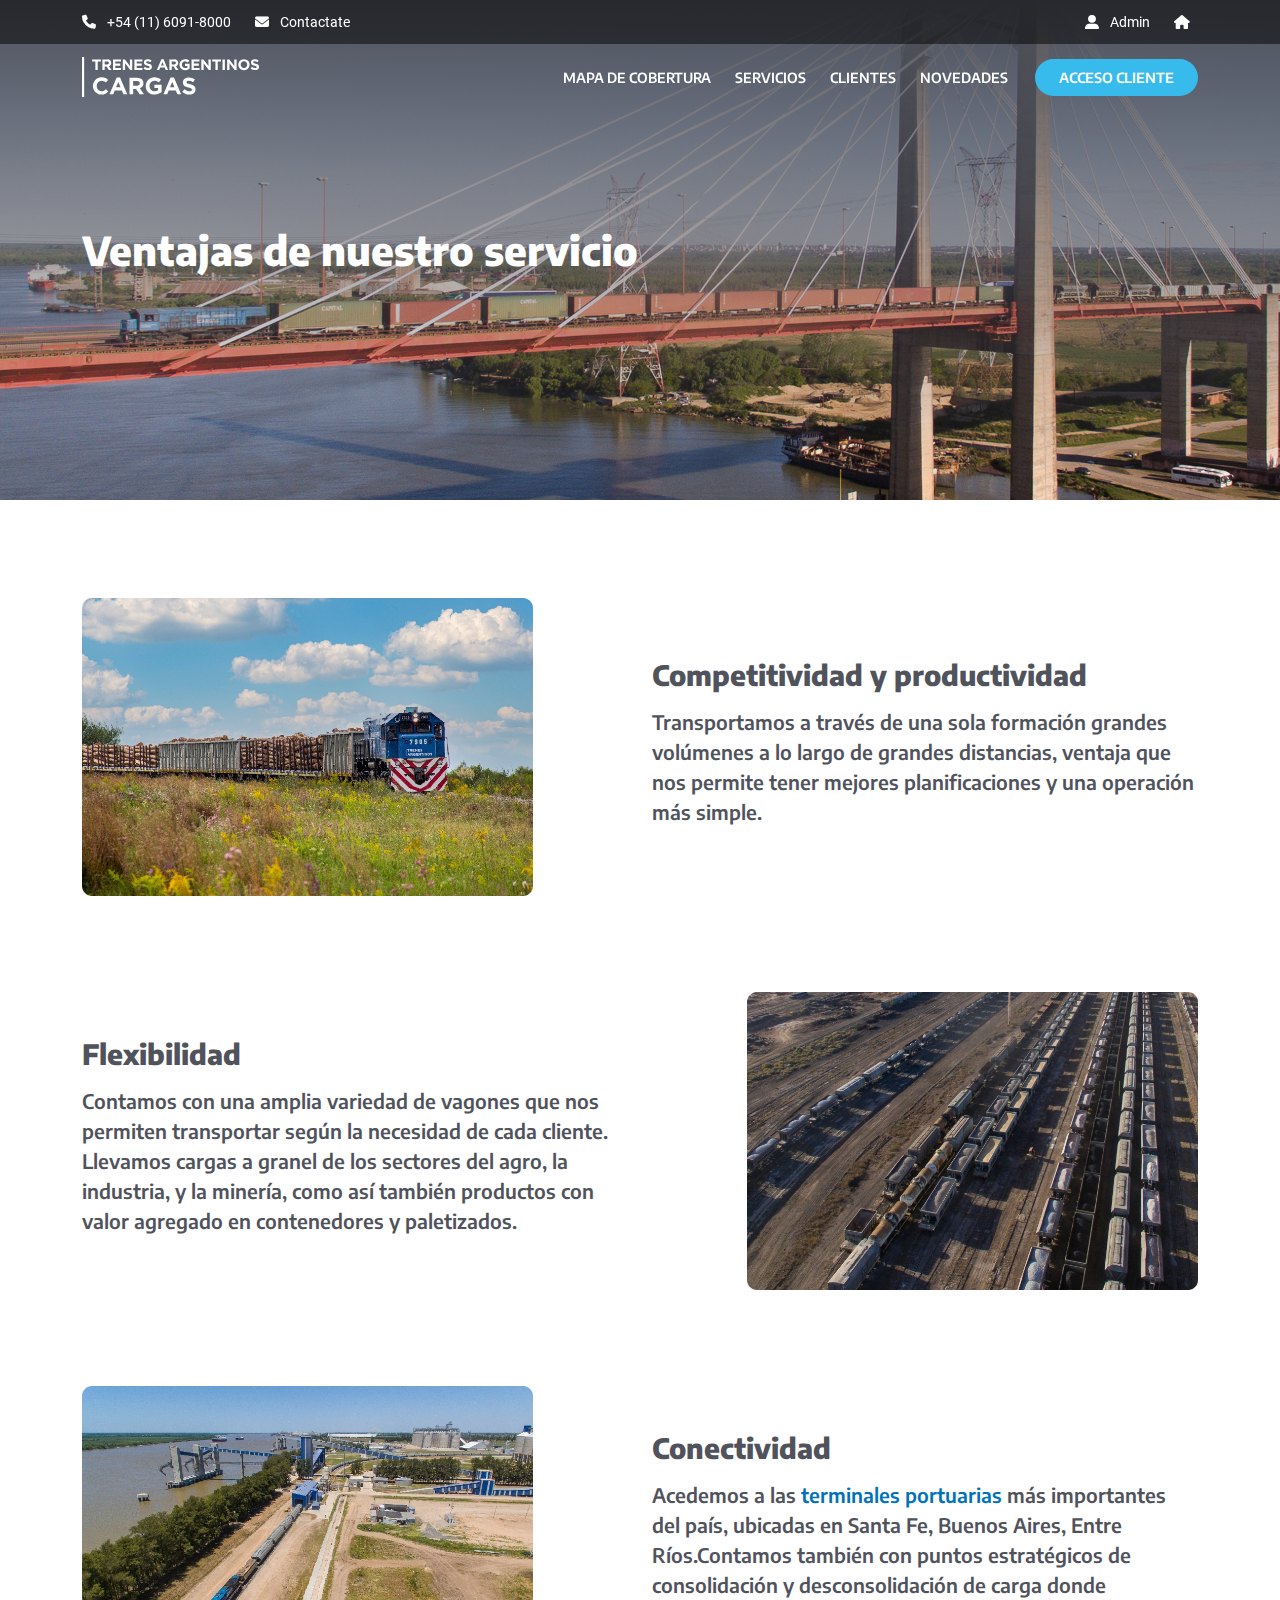
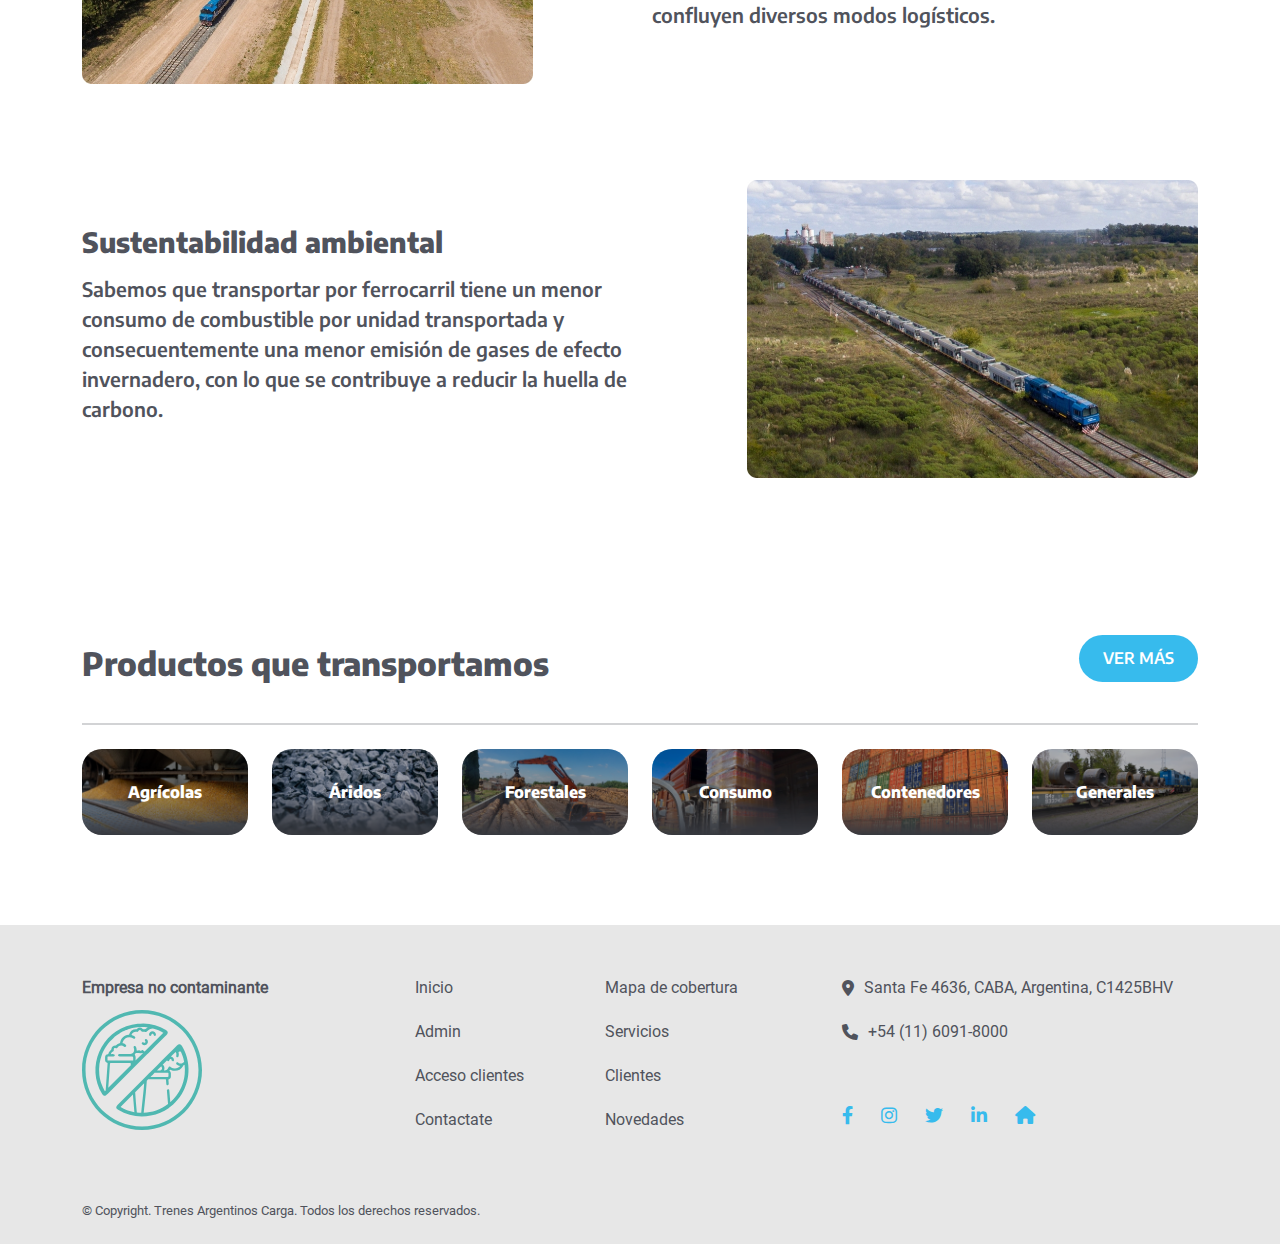
<file: ventajas-servicio.html>
<!DOCTYPE html>
<html lang="en">

<head>
  <meta charset="utf-8">
  <meta content="width=device-width, initial-scale=1.0" name="viewport">

  <title>Comercial - Trenes Argentinos Cargas</title>
  <meta content="" name="description">
  <meta content="" name="keywords">

  <!-- Favicons -->
  <link rel="apple-touch-icon" sizes="57x57" href="assets/img/favicon/">
  <link rel="apple-touch-icon" sizes="60x60" href="assets/img/favicon//apple-icon-60x60.png">
  <link rel="apple-touch-icon" sizes="72x72" href="assets/img/favicon//apple-icon-72x72.png">
  <link rel="apple-touch-icon" sizes="76x76" href="assets/img/favicon//apple-icon-76x76.png">
  <link rel="apple-touch-icon" sizes="114x114" href="assets/img/favicon//apple-icon-114x114.png">
  <link rel="apple-touch-icon" sizes="120x120" href="assets/img/favicon//apple-icon-120x120.png">
  <link rel="apple-touch-icon" sizes="144x144" href="assets/img/favicon//apple-icon-144x144.png">
  <link rel="apple-touch-icon" sizes="152x152" href="assets/img/favicon//apple-icon-152x152.png">
  <link rel="apple-touch-icon" sizes="180x180" href="assets/img/favicon//apple-icon-180x180.png">
  <link rel="icon" type="image/png" sizes="192x192"  href="assets/img/favicon//android-icon-192x192.png">
  <link rel="icon" type="image/png" sizes="32x32" href="assets/img/favicon//favicon-32x32.png">
  <link rel="icon" type="image/png" sizes="96x96" href="assets/img/favicon//favicon-96x96.png">
  <link rel="icon" type="image/png" sizes="16x16" href="assets/img/favicon//favicon-16x16.png">
  <link rel="manifest" href="assets/img/favicon//manifest.json">
  <meta name="msapplication-TileColor" content="#ffffff">
  <meta name="msapplication-TileImage" content="assets/img/favicon//ms-icon-144x144.png">
  <meta name="theme-color" content="#ffffff">

  <!-- Vendor CSS Files -->
  <link href="assets/vendor/fontawesome-free/css/all.min.css" rel="stylesheet">
  <link href="assets/vendor/bootstrap/css/bootstrap.min.css" rel="stylesheet">

  <!-- Template Main CSS File -->
  <link href="assets/css/style.css" rel="stylesheet">
  <link href="assets/css/poncho.min.css" rel="stylesheet">

  <!-- =======================================================
  * Template Name: TAC 2022 - V1
  * Author: Nicolás Scarselli
  ======================================================== -->
</head>

<body>

  <!-- ======= Top Bar ======= -->
  <div id="topbar" class="d-flex align-items-center fixed-top">
    <div class="container d-flex justify-content-between">
      <div class="contact-info d-flex align-items-center">
        <div class="topbar_phone"><i class="fa-solid fa-phone"></i> +54 (11) 6091-8000</div>
        <div class="topbar_contact"><i class="fa fa-envelope"></i> <a href="contacto.html">Contactate</a></div>
      </div>
      <div class="contact-info d-flex align-items-center">
        <a href="#" target="_blank" class="pe-4"><i class="fa fa-user-alt"></i> Admin</a>
        <a href="https://www.argentina.gob.ar/transporte/trenes-argentinos-cargas" target="_blank"><i class="fa fa-home"></i></a>
      </div>
    </div>
  </div>
  <!-- ======= Top Bar ======= -->

  <!-- ======= Header ======= -->
  <header id="header" class="fixed-top">
    <div class="container d-flex align-items-center">
      <div class="logo me-auto"><a href="index.html"><img src="assets/img/logo.svg" alt=""></a></div>
      <nav id="navbar" class="navbar order-last order-lg-0">
        <ul>
          <li><a class="nav-link" href="mapa.html">MAPA DE COBERTURA</a></li>
          <li><a class="nav-link" href="servicios.html">SERVICIOS</a></li>
          <li><a class="nav-link" href="clientes.html">CLIENTES</a></li>
          <li><a class="nav-link" href="novedades.html">NOVEDADES</a></li>
        </ul>
        <i class="fa-solid fa-bars mobile-nav-toggle"></i>
      </nav><!-- .navbar -->
      <a href="https://sigasucarga.bcyl.com.ar/" class="clientes-btn" target="_blank">ACCESO CLIENTE</a>
    </div>
  </header><!-- End Header -->
  
  <!-- #main -->
  <main id="main">

    <!-- Top Imagen -->
    <div class="jumbotron jumboarticle justify-content-center align-items-center h-100" style="background-image:url(assets/img/top_header_ventajas.jpg);">
      <div class="overlay"></div>
      <div class="container jumbotron-container">
        <h1>Ventajas de nuestro servicio</h1>
      </div>
    </div>
    <!-- Top Imagen -->

    <section id="ventajas">
      <div class="container">      
        <div class="row justify-content-between align-items-center py-5">
          <div class="col-lg-5 col-md-6 order-lg-1 order-md-1 order-2">
            <img src="assets/img/ventajas/ventajas_1.jpg" alt="" class="img-fluid">
          </div>
          <div class="col-lg-6 col-md-6 order-lg-2 order-md-2 order-1 mb-3">
            <h3>Competitividad y productividad</h3>
            <h5 class="font-normal">Transportamos a través de una sola formación grandes volúmenes a lo largo de grandes distancias, ventaja que nos permite tener mejores planificaciones y una operación más simple.</h5>
          </div>
        </div>

        <div class="row justify-content-between align-items-center py-5">
          <div class="col-lg-6 col-md-6 order-lg-1 order-md-1 order-1 mb-3">
            <h3>Flexibilidad</h3>
            <h5 class="font-normal">Contamos con una amplia variedad de vagones que nos permiten transportar según la necesidad de cada cliente. Llevamos cargas a granel de los sectores del agro, la industria, y la minería, como así también productos con valor agregado en contenedores y paletizados.</h5>
          </div>
          <div class="col-lg-5 col-md-6 order-lg-1 order-md-1 order-1">
            <img src="assets/img/ventajas/ventajas_2.jpg" alt="" class="img-fluid">
          </div>
        </div>

        <div class="row justify-content-between align-items-center py-5">
          <div class="col-lg-5 col-md-6 order-lg-1 order-md-1 order-2">
            <img src="assets/img/ventajas/ventajas_3.jpg" alt="" class="img-fluid">
          </div>
          <div class="col-lg-6 col-md-6 order-lg-2 order-md-2 order-1 mb-3">
            <h3>Conectividad</h3>
            <h5 class="font-normal">Acedemos a las <a href="mapa.html">terminales portuarias</a> más importantes del país, ubicadas en Santa Fe, Buenos Aires, Entre Ríos.Contamos también con puntos estratégicos de consolidación y desconsolidación de carga donde confluyen diversos modos logísticos.</h5>
          </div>
        </div>

        <div class="row justify-content-between align-items-center py-5">
          <div class="col-lg-6 col-md-6 order-lg-1 order-1 mb-3">
            <h3>Sustentabilidad ambiental</h3>
            <h5 class="font-normal">Sabemos que transportar por ferrocarril tiene un menor consumo de combustible por unidad transportada y consecuentemente una menor emisión de gases de efecto invernadero, con lo que se contribuye a reducir la huella de carbono.</h5>
          </div>

          <div class="col-lg-5 col-md-6 order-lg-1 order-1">
            <img src="assets/img/ventajas/ventajas_4.jpg" alt="" class="img-fluid">
          </div>
        </div>

      </div>
    </section>

    <section id="productos">
      <div class="container">
        <div class="d-lg-flex justify-content-between align-items-center">
          <h2>Productos que transportamos</h2>
          <a href="productos.html"><button class="btn btn-primary"> Ver Más </button></a>
        </div>
        <hr>
        
        <div class="row mb-3">
          <div class="col-lg-2 col-md-4 col-6 mb-4">
            <div class="card text-white">
              <img src="assets/img/productos/agricolas.png">
              <div class="card-img-overlay d-flex flex-column">
                <h6 class="card-title my-auto">Agrícolas</h6>
              </div>
            </div>
          </div>
          <div class="col-lg-2 col-md-4 col-6 mb-4">
            <div class="card text-white">
              <img src="assets/img/productos/aridos.png">
              <div class="card-img-overlay d-flex flex-column">
                <h6 class="card-title my-auto">Áridos</h6>
              </div>
            </div>
          </div>
          <div class="col-lg-2 col-md-4 col-6 mb-4">
            <div class="card text-white">
              <img src="assets/img/productos/forestales.png">
              <div class="card-img-overlay d-flex flex-column">
                <h6 class="card-title my-auto">Forestales</h6>
              </div>
            </div>
          </div>
          <div class="col-lg-2 col-md-4 col-6 mb-4">
            <div class="card text-white">
              <img src="assets/img/productos/consumo.png">
              <div class="card-img-overlay d-flex flex-column">
                <h6 class="card-title my-auto">Consumo</h6>
              </div>
            </div>
          </div>
          <div class="col-lg-2 col-md-4 col-6 mb-4">
            <div class="card text-white">
              <img src="assets/img/productos/contenedores.png">
              <div class="card-img-overlay d-flex flex-column">
                <h6 class="card-title my-auto">Contenedores</h6>
              </div>
            </div>
          </div>
          <div class="col-lg-2 col-md-4 col-6 mb-4">
            <div class="card text-white">
              <img src="assets/img/productos/cargas-generales.png">
              <div class="card-img-overlay d-flex flex-column">
                <h6 class="card-title my-auto">Generales</h6>
              </div>
            </div>
          </div>
        </div>
      </div>
    </section>

  </main>
  <!-- End #main -->

  <!-- ======= Footer ======= -->
  <footer id="footer">

    <div class="footer-top">
      <div class="container">
        <div class="row">

          <div class="col-lg-3 me-auto footer-links">
            <ul>
              <li> <b>Empresa no contaminante</b></li>
            </ul>
            <svg xmlns="http://www.w3.org/2000/svg" viewBox="0 0 555.2 555.2" width="120px"  fill="#50b8b1" xmlns:v="https://vecta.io/nano"><path d="M277.6 0C124.29 0 0 124.29 0 277.6s124.29 277.6 277.6 277.6 277.6-124.29 277.6-277.6S430.91 0 277.6 0zm0 538.92c-144.33 0-261.32-117-261.32-261.32S133.27 16.28 277.6 16.28s261.32 117 261.32 261.32-117 261.32-261.32 261.32zM486.37 224.2l-1.42-5.26c-4.99-17.68-12.41-35.1-22.42-51.86-6.6-11.1-14.2-12.1-23.2-3l-12.37 12.37-10.43 10.44h0l-16.62 16.62v-.02l-5.97 5.97h.02l-13.91 13.91-9.39 9.39-24.62 24.62-32.9 32.9c-.2.1-.3.2-.5.4l-.18.18-19.02 19.02-9.2 9.2-39.73 39.73-10.53 10.53-69.84 69.84 69.85-69.8 10.52-10.51 39.78-39.75h.01l9.23-9.24h0l-9.24 9.24-120.06 120.06c-8.8 8.8-7.9 16.6 2.9 22.9 47.1 27.6 97.6 36.8 151.2 26.6 30.84-5.91 58.47-17.94 82.17-34.46h.01a215.46 215.46 0 0 0 9.71-7.19c65.89-51.76 97.39-139.69 76.15-222.83zm-92.43 8.67l.09.31c.64 2.06 2.18 3.46 4.4 3.8 3.2.5 5.5-1.5 6.4-5.3 0-.1 0-.2.1-.4.5-2.8 2-4.7 4.9-4.6s4.3 1.9 4.7 4.8c.6 3.9 3 5.8 6.2 5.5 2.9-.3 4.9-2.7 4.9-6 .1-7.65-6.21-14.38-14.01-15.39-.12-.02-.24-.04-.36-.04l21.69-21.69.17.23c3.18 4.35 4.49 10.17 3.11 16.09-1 4.3.1 6.8 3.3 7.9s6.2-.6 7.3-4.4c1.6-5.5 1.7-11.1 0-16.6-.8-2.4 0-3.4 2-4.2 2.91-1.15 5.69-1.24 8.23-.06h.01c.07.04.15.08.23.12a187.33 187.33 0 0 1 5.4 12.52c.97 2.48 1.89 4.99 2.75 7.52 2.96 8.62 5.31 17.47 7.04 26.46-.02.03-.04.06-.06.08-5.63 8.39-17.05 10.73-25.6 5.16l-2.1-1.5c-2.9-2-6-1.6-8 .9-1.9 2.5-1.5 5.7 1.2 8 4.6 3.9 10 6 16.2 6.9-9.2 12.2-27.9 15-41.4 6.6-1.1-.7-2-1.4-3.1-2.1-4.2-3-7.8-1.9-9.7 3-3.6 9.3-10.2 13.7-20.5 13.1 1.5-4.5 2.8-9 1.9-13.8-.7-3.6-2.1-6.9-4.4-9.7-1-1.23-2.22-2.01-3.49-2.31l-.34-.06 20.84-20.84zm-38.21 38.21l2.5-2.5 8.66-8.66a3.88 3.88 0 0 0 .07.33c.14.74.43 1.49.87 2.23 5.6 9.7 1.2 17.3-10.1 17.3h-10.7l8.7-8.7zm-32.4 32.5l1.7-1.7c.6-.5 1.1-1.1 1.6-1.7l9.3-9.3h7.9l51.6-.1c3.8-.1 5 1.1 4.7 4.6s-.2 7 0 10.5c.2 3-1 3.9-3.9 3.9-17.3-.1-34.7 0-52 0-9.01 0-17.99-.03-26.98-.02h-.1l6.18-6.18zm-10.28-13.21c-.08.1-.17.23-.32.31l.32-.31zm-134.5 158.28s-.08-.05-.12-.07l4.2-4.4 52.93-52.92v.06s.01.08.01.12l6.73 81.24c-23.58-4.22-45.43-12.54-63.75-24.03zm95.56 27.11c-6.89-.12-13.71-.58-20.41-1.39l-4.27-46.5-3.36-46.94v-.11s-.01-.05-.01-.07l41.58-41.54v.05s-.01.08-.01.11l-1.2 15c-2.48 29.97-9.27 88.78-12.32 121.38zm145.53-59.77l-.7.71 2.13-2.2-1.43 1.49zm5.48-5.84s-.06.08-.1.12l-2.61 2.83-.05.05 2.88-3.14c-.04.05-.08.09-.12.14zm2.8-3.17l-.46.54-1.07 1.2 2.06-2.37-.54.63zm3.96-4.72l-1.61 1.96-.58.69 2.46-2.98c-.09.11-.18.22-.26.33zm3.45-4.36l-1.22 1.57-1.07 1.34 2.62-3.34c-.11.15-.22.29-.33.43zm2.68-3.59l-1.49 2.01-.72.96 2.63-3.54-.41.57zm2.89-4.06c-.44.65-.9 1.29-1.35 1.93l-.49.67 2.25-3.2-.41.6zm2.44-3.59l-1.04 1.55c-.1.15-.21.3-.31.45l2.26-3.4-.91 1.4zm2.93-4.58l-.78 1.24-.09.15c-.18.3-.38.59-.57.88l1.9-3.03-.46.75zm2.57-4.25h0a69.97 69.97 0 0 1-1.23 2.06l1.61-2.72-.38.66zm1.74-3.03l-.18.32 1.13-2.04-.95 1.72zm2.87-5.26l-.96 1.79 1.5-2.87-.55 1.08zm21.62-72.28l-.24 2.3c-.01.11-.02.22-.04.33l-.23 2-.37 2.81-.36 2.48c-.03.22-.07.44-.1.66l-.29 1.81-.09.54-.33 1.93-.45 2.47-.42 2.18-.57 2.75-.82 3.6-.86 3.52c0 .01-.01.03-.01.04-.02.06-.03.13-.05.2l-.91 3.42-.92 3.23-.98 3.23-1.99 6.02-1 2.81-1.01 2.71-2.08 5.22-1.03 2.43-1.03 2.35-1.03 2.27c-.15.33-.32.66-.47.99l1.5-3.26-1.97 4.25c-.07.14-.14.28-.2.43-10.76 22.39-26.03 43.35-46.09 61.51l-2.12 1.89-4.48-53.09c-.4-4.1-2.6-6.3-6-6.1-3.5.2-5.5 3.1-5.1 7.2l5.09 60.62c-34.8 26.74-74.45 39.14-112.56 40.64l9.87-93.16 4.18-50.5h.12l.38-4.98c.01-.04.01-.07.01-.11v-.04l5.98-5.96h.12 79.01c2.9 0 3.5 1.1 3.6 3.6s.3 5 .5 7.5h.02l.8 9.87c.3 4 2.8 6.4 6.1 6.2s5.3-2.8 5.1-6.9l-1-13.3h-.05l-.37-3.77c-.2-2.2.2-3.2 2.5-4 5.8-2 8.8-6.6 8.9-12.9v-13.1c.1-4.9-1.5-9-5.5-12.1-.5-.4-1.4-.5-1.1-1.6.7-2.9 3.7-4.3 6.5-3 21.1 9.9 45.7 1.9 56.8-18.7.9-1.8 2.2-2.8 3.8-3.8 1-.57 1.94-1.19 2.84-1.84.02-.01.04-.02.05-.04 1.78 14.6 1.96 29.46.45 44.26zm-237.19-28.55l61.19-61.21 10.28-10.28 30.15-30.16 10.59-10.6 34.92-34.95 6.22-6.23c1.09-1.08 2.03-2.15 2.8-3.21 5.37-7.27 3.38-13.98-5.7-19.39-32.2-19.2-67.2-29.1-104.7-30.2-17.1.8-35.3 1.8-52.5 5.4-143 30.3-214.1 195.8-137.8 320.7 4.14 6.7 9.15 9.3 14.48 7.62 2.39-.74 4.84-2.34 7.32-4.82l4.46-4.45 107.93-107.86 10.36-10.36zm9.56-34.59c1.56-7.89 1.14-20.69-1.81-24.34-.89-1.07-1.47-2.06-1.72-2.9h.22c-.2-1.3.4-2.5 2-3.8.8-.7 1.4-1.8 2-2.7.5-.8.9-1.7 1.9-1.4 5.8 1.5 11.8-1.5 17.7.7 3 1.1 6.5.7 9.5-.6 1.7-1 2.9-.4 4.4.7.03.02.07.05.1.07l-34.29 34.27zM92.65 205.13l.34-.87.39-.95-.75 1.87c0-.02.01-.03.02-.05zm-.6 1.55c.02-.05.04-.11.06-.16-.02.05-.04.11-.06.16h0zm-1.68 4.55l.29-.81-.41 1.14c.04-.11.08-.22.11-.33zm-.74 2.12c.09-.24.17-.48.25-.72l-.38 1.11a5.94 5.94 0 0 1 .13-.39zm-.46 1.37c.02-.06.04-.13.07-.19-.03.1-.07.21-.1.31.01-.04.03-.08.04-.12zm-1.68 5.3c.02-.06.03-.11.05-.17-.04.13-.08.25-.11.38l.06-.21zm-2.5 9.04c.02-.09.05-.18.07-.26-.06.22-.11.44-.16.66l.09-.4zm-1 4.2c.01-.06.03-.13.04-.19-.03.12-.05.23-.08.35.01-.05.02-.11.04-.16zm-.79 3.62l.42-1.98c.01-.05.02-.11.04-.16l-.49 2.29.03-.15zm-.43 2.14c.01-.07.03-.14.04-.22-.03.17-.07.34-.1.51l.06-.29zm-1.03 5.66c0-.06.02-.12.03-.19l-.16.96.12-.78zm-1.05 7.12a5.46 5.46 0 0 0 .05-.4l-.13 1.02.08-.62zm-.45 3.79v-.08c0 .06 0 .13-.01.19v-.11zm-.93 11.61c0-.1.01-.2.02-.3l-.06 1.33a34.12 34.12 0 0 0 .04-1.03zm-.26 10.29v-.37-.22.78-.19zm.02-2.83v-.22c0-.25.01-.5.02-.74 0 .39-.01.79-.02 1.18v-.22zm.17 11.67v-.17.24-.07zm.21 3.82v-.17c0 .13 0 .26.01.39 0-.07 0-.15-.01-.22zm.14 2.09c0-.05 0-.11-.01-.16l.06.77c-.02-.2-.03-.4-.05-.6zm.23 2.84h0v.05-.05zm.27 2.89l-.13-1.37-.07-.75c0-.06-.01-.12-.01-.18l.22 2.31zm38.25-49.39l-6.9 95.8-1.93 27.63-3.67 3.67c-6.83-10.91-12.53-23.12-16.9-36.22l-1.16-3.61c-1.32-4.23-2.49-8.55-3.52-12.95l-.44-1.91c-.39-1.73-.75-3.47-1.09-5.23l-.74-3.97-.65-4-.39-2.69-.54-4.25c-.08-.63-.15-1.26-.21-1.89-.03-.22-.05-.46-.07-.68l.28 2.57-.31-2.81v-.05h0c-3.13-30.75.71-63.76 13.51-95.24l.12-.29 1.26-3.01-1.13 2.7.12-.3 1.01-2.4 1.2-2.75 2.54-5.45 1.34-2.71a188.08 188.08 0 0 1 3.13-5.95l1.65-2.95 1.89-3.24a219.33 219.33 0 0 1 4-6.42h.01l2.65-3.99c4.99-7.27 10.55-14.36 16.74-21.21a207.7 207.7 0 0 1 15.9-15.8l4.15-3.6a150.96 150.96 0 0 1 4.21-3.45 186.57 186.57 0 0 1 6.44-4.94c3.61-2.65 7.28-5.15 11-7.52l3.08-1.93c3.1-1.89 6.22-3.68 9.38-5.37 2.11-1.13 4.24-2.22 6.37-3.28l3.63-1.73 2.8-1.27h.01a193.11 193.11 0 0 1 7.32-3.1c1.64-.66 3.28-1.29 4.93-1.89l4.18-1.48 4.4-1.45c28.42-9 58.11-11.27 86.62-7.38-.02.01-.04.02-.06.04-1.47.94-2.89 1.99-4.27 3.15-5.1 4.2-9.5 6.7-16 5.4-1.4-.3-2.4-.4-3.5-1.5-7.8-8.2-18.7-8.2-26.6.1-1.1 1.1-2 1.5-3.5 1.4-15.7-.6-27.7 8.2-32.3 23.4-.5 1.7-1.3 2.3-3 2.5-20 1.9-35.2 15.9-38.8 35.6-.3 1.7-.9 2.5-2.7 2.9-6.3 1.5-11.7 4.8-16 9.8-.9 1-1.7 1.4-3.2 1.4-10.8 0-17.4 5.8-18.9 16.6-.2 1.5-.7 2.4-1.9 3.3-5.7 4.4-9.6 10-11.4 17-.4 1.6-1 2.3-3 2.5-2.93.2-5.39 1.06-7.36 2.6h-.24c-3.1 2.4-5 6.2-5 10.9-.1 4.7-.1 9.5 0 14.2.1 6.1 3.2 10.8 9.1 12.7 2.4.8 2.5 1.8 2.4 4zm-.3-18.6a91.95 91.95 0 0 0 0-10.5c-.2-3.2.8-4.4 4.2-4.3 7.7.2 15.5.1 23.2 0 4.2-.1 7-3 6.2-6.6-.09-.66-.36-1.22-.64-1.7h.04c-.9-1.7-2.6-2.7-4.9-2.7-3.4 0-6.7-.1-10.1 0-2.6.1-2.7-.8-1.7-2.8 2-4.1 4.8-7.3 8.8-9.3 3.4-1.7 4.7-4.1 4.1-7.8-1-6.1 3.1-9.5 9.1-7.5 3.4 1.2 5.7.1 7.6-2.7 8-11.6 19.8-13.4 31.2-4.6 3 2.3 6.2 2.2 8.3-.4 2.2-2.6 1.8-5.5-1.1-8.2-3.3-3.1-7.2-5.5-11.6-6.6-3.3-.8-3.3-2.2-2.5-4.9 6-20.2 29-29.3 47.3-18.7.9.5 1.7 1.1 2.5 1.6 2.9 1.5 5.9.9 7.6-1.6 1.8-2.6 1.2-5.8-1.6-7.9-3.7-2.6-7.6-4.8-12-5.8-3.2-.7-2.8-2.1-1.8-4.3 3.7-8.6 12.7-13.5 21.9-11.8 6.3 1.1 6.5 1.1 9.7-4.5 2.7-4.6 8.8-4.8 11.2-.1 2.1 4.3 5.1 5.3 9.4 4.4 3.7-.8 7.5-.1 11.1.8 3.1.8 5.5 0 7.5-2.6 7.42-9.29 17.13-13.82 26.75-13.66.05-.01.09 0 .14 0a192 192 0 0 1 15.84 4.88 188.88 188.88 0 0 1 13.17 5.24l1.85.83 2.1.97c1.17.54 2.34 1.1 3.49 1.68a3.42 3.42 0 0 1 .43.21l3.07 1.56.63.34c.94.48 1.87.98 2.79 1.49l2.27 1.26 2.77 1.6-1.01 1.01-34.37 34.36-6.11 6.12-45.04 45.02c-1.69-1.1-3.32-2.37-4.87-3.81-3.6-3.3-5.6-3.5-9.4-.7-2.2 1.6-4.7 2.2-7 .9-2.7-1.6-5.3-1.8-8.2-.7-.6.2-1.2.2-1.8.3-5.7.7-5.6.7-5.8-4.8-.2-4.1-1-8.1-2.8-11.9-1.8-4-4.7-5.5-7.9-4.2-3.1 1.3-4.1 4.5-2.5 8.5 4.7 11.9-.4 23.8-11.9 27.6-2.5.8-5.1 1.1-7.7 1.1h-46.4c-2.38 0-4.31.54-5.61 2.5h-.49c.1.4 0 .5-.1.8-1 2.2-.5 4.2.9 5.9 1.6 1.9 3.9 2 6.2 2h57.2q5.3 0 5.3 5.4c0 3.2-.1 6.5 0 9.7.2 3-1.1 3.8-3.9 3.8l-55.7-.1c-18.6 0-36.7-.1-55 .1-3.3 0-4.5-.9-4.3-4.2zm3.49 130.01l3.21-44.71 4.7-66.8c.2-2.5 1-3.3 3.5-3.3h89c2.2 0 3.2.4 3.4 2.9l.46 7.68-104.27 104.23zM293 135.18c-2.7 2-3 5.1-.6 8.5 1.4 2.1 1.8 4.1.3 6.2-1.8 2.4-4.2 2.5-7.5.3-3-2-6-1.7-8 .8s-1.6 5.5 1 8c3.1 2.6 6.8 3.8 11.1 4 6.2-.5 11.2-3.3 14-9.2 2.7-5.8 2.1-11.4-1.7-16.5-2.6-3.5-5.8-4.2-8.6-2.1zm17.3-21.7c-.1 3.8 1.7 6 4.8 6.4s5.6-1.5 6.2-5.1c.5-2.9 1.5-5 4.8-5.1 3.5-.1 4.5 2.3 5 5.3.7 3.6 3.1 5.3 6.3 4.8 3.1-.5 4.9-2.9 4.7-6.5-.4-8.4-7.5-14.9-16-14.9s-15.7 6.8-15.8 15.1z"/></svg>
          </div>

          <div class="col-lg-2 col-md-4 col-6 footer-links">
            <ul>
              <li><a href="index.html">Inicio</a></li>
              <li><a href="#">Admin</a></li>
              <li><a href="https://sigasucarga.bcyl.com.ar/">Acceso clientes</a></li>
              <li><a href="contacto.html">Contactate</a></li>
            </ul>
          </div>

          <div class="col-lg-2 col-md-4 col-6 footer-links">
            <ul>
              <li><a href="mapa.html">Mapa de cobertura</a></li>
              <li><a href="servicios.html">Servicios</a></li>
              <li><a href="clientes.html">Clientes</a></li>
              <li><a href="novedades.html">Novedades</a></li>
            </ul>
          </div>

          <div class="col-lg-4 col-md-4 ms-auto footer-links">
            <ul>
              <li><i class="fa-solid fa-location-dot"></i> Santa Fe 4636, CABA, Argentina, C1425BHV</li>
              <li><i class="fa-solid fa-phone"></i> <span>+54 (11) 6091-8000</span> </li>
            </ul>
            <div class="social-links mt-4">
              <a href="https://www.facebook.com/trenesargentinoscargas"  target="_blank"><i class="fa-brands fa-facebook-f"></i></a>
              <a href="https://www.instagram.com/trenesargcargas/?hl=es" target="_blank"><i class="fa-brands fa-instagram"></i></a>
              <a href="https://twitter.com/TACargas" target="_blank"><i class="fa-brands fa-twitter"></i></a>
              <a href="https://ar.linkedin.com/company/trenes-argentinos-cargas" target="_blank"><i class="fa-brands fa-linkedin-in"></i></a>
              <a href="https://www.argentina.gob.ar/transporte/trenes-argentinos-cargas" target="_blank"><i class="fa fa-home"></i></a>
            </div>
          </div>

        </div>
      </div>
    </div>

    <div class="container d-md-flex py-4">
      <div class="me-md-auto text-center text-md-start">
        <div class="credits">
          &copy; Copyright. Trenes Argentinos Carga. Todos los derechos reservados. <span style="display: none">Diseño y desarrollo: <a href="https://www.behance.net/nicoscarselli">Nicolás Scarselli</a>.</span> 
        </div>
      </div>
    </div>
  </footer>
  <!-- End Footer -->

  <!-- Vendor JS Files -->
  <script src="assets/vendor/bootstrap/js/bootstrap.bundle.min.js"></script>

  <!-- Template Main JS File -->
  <script src="assets/js/main.js"></script>

</body>

</html>
</file>
<file: assets/css/style.css>
@font-face {
  font-family: 'Roboto';
  src: url('../fonts/Roboto-Regular.eot');
  src: url('../fonts/Roboto-Regular.eot?#iefix') format('embedded-opentype'),
    url('../fonts/Roboto-Regular.woff2') format('woff2'),
    url('../fonts/Roboto-Regular.woff') format('woff'),
    url('../fonts/Roboto-Regular.ttf') format('truetype'),
    url('../fonts/Roboto-Regular.svg#Roboto-Regular') format('svg');
  font-weight: normal;
  font-style: normal;
  font-display: swap;
}

@font-face {
  font-family: 'Encode Sans';
  src: url('../fonts/EncodeSans-SemiBold.eot');
  src: url('../fonts/EncodeSans-SemiBold.eot?#iefix') format('embedded-opentype'),
    url('../fonts/EncodeSans-SemiBold.woff2') format('woff2'),
    url('../fonts/EncodeSans-SemiBold.woff') format('woff'),
    url('../fonts/EncodeSans-SemiBold.ttf') format('truetype'),
    url('../fonts/EncodeSans-SemiBold.svg#EncodeSans-SemiBold') format('svg');
  font-weight: 600;
  font-style: normal;
  font-display: swap;
}

@font-face {
  font-family: 'Encode Sans';
  src: url('../fonts/EncodeSans-ExtraBold.eot');
  src: url('../fonts/EncodeSans-ExtraBold.eot?#iefix') format('embedded-opentype'),
    url('../fonts/EncodeSans-ExtraBold.woff2') format('woff2'),
    url('../fonts/EncodeSans-ExtraBold.woff') format('woff'),
    url('../fonts/EncodeSans-ExtraBold.ttf') format('truetype'),
    url('../fonts/EncodeSans-ExtraBold.svg#EncodeSans-ExtraBold') format('svg');
  font-weight: bold;
  font-style: normal;
  font-display: swap;
}

/*--------------------------------------------------------------
# General
--------------------------------------------------------------*/
:root {
  --white: #ffffff;
  --dark: #50535c;
  --dark-grey: #aaaaaa;
  --light-grey: #e7e7e7;
  --celeste: #37bbed;
  --font-title: 'Encode Sans';
  --font-text: 'Roboto';
  scroll-behavior: smooth;
}

::-webkit-scrollbar {
  width: 8px;
}

::-webkit-scrollbar-track {
  background-color: var(--light-grey);
  border-radius: 100px;
}

::-webkit-scrollbar-thumb {
  background-color: var(--celeste);
  border-radius: 100px;
}

body {
  font-family: var(--font-text) !important;
  font-weight: normal;
  color: var(--dark) !important;
  height: auto !important;
  width: auto !important;
}

main {
  padding: 0;
  margin: 0;
}

a {
  color: var(--celeste);
  text-decoration: none !important;
}

a:hover {
  color: var(--celeste);
  text-decoration: none !important;
}

.h1, h1,
.h2, h2,
.h3, h3,
.h4, h4,
.h5, h5,
.h6, h6 {
  font-family: var(--font-title) !important;
  font-weight: bold !important;
  margin: 0.4em 0 0.4em 0 !important;
  line-height: 1.5;
}

.font-normal {
  font-weight: 600 !important;
}

hr {
  border: .5px solid var(--dark) !important;
  margin: 24px 0 !important;
}

.btn {
  border: none !important;
  font-weight: normal !important;
  margin-bottom: 8px !important;
  padding: 12px 24px !important;
  text-transform: uppercase !important;
}

.btn:focus {
  border: 1px solid var(--celeste) !important;
}

.btn-primary {
  background-color: var(--celeste) !important;
  font-family: var(--font-title) !important;
  transition: 0.3s;
}

.btn-primary:hover {
  background-color: var(--dark) !important;
  color: var(--white) !important;
  transform: scale(1.03);
  box-shadow: rgba(0, 0, 0, 0.45) 0px 12px 20px -20px;
}

.bg-celeste {
  background-color: var(--celeste);
}

.bg-grey {
  background-color: var(--light-grey) !important;
}

.bg-dark-grey {
  background-color: var(--dark-grey) !important;
}

.bg-dark {
  background-color: var(--dark) !important;
}

/*--------------------------------------------------------------
# Back to top button
--------------------------------------------------------------*/
.back-to-top {
  position: fixed;
  visibility: hidden;
  opacity: 0;
  right: 16px;
  bottom: 16px;
  z-index: 996;
  background: var(--celeste);
  width: 52px;
  height: 52px;
  border-radius: 100px;
  transition: all 0.4s;
}

.back-to-top i {
  font-size: 28px;
  color: #fff;
  line-height: 0;
}

.back-to-top:hover {
  background: var(--dark);
  color: #fff;
}

.back-to-top.active {
  visibility: visible;
  opacity: 1;
}

.datepicker-dropdown {
  padding: 20px !important;
}

/*--------------------------------------------------------------
# Top Bar
--------------------------------------------------------------*/
#topbar {
  background: rgba(0, 0, 0, 0.5);
  height: 44px;
  font-size: 14px;
  z-index: 996;
  color: var(--white);
  transition: all 0.5s;
}

#topbar.topbar-scrolled {
  background-color: var(--celeste);
  top: 0px;
  font-size: 14px;
  height: 40px;
  color: var(--white);
  backdrop-filter: blur(2px);
}

#topbar .contact-info a {
  line-height: 1;
  color: var(--white);
}

#topbar .contact-info i {
  padding-right: 8px;
  margin-left: 24px;
  line-height: 0;
}

#topbar .contact-info i:first-child {
  margin-left: 0;
}

#topbar .topbar_phone {
  margin-right: 24px
}

@media (max-width: 768px) {
  #topbar {
    height: 40px;
    font-size: 12px;
  }

  #topbar .contact-info i {
    padding-right: 4px;
    margin-left: 16px;
  }
}

#header {
  background: transparent;
  transition: all 0.5s;
  z-index: 997;
  padding: 16px 0;
  top: 41px;
}

#header.header-scrolled {
  background-color: var(--dark);
  top: 40px;
}

#header .logo img {
  max-height: 40px;
}

@media (max-width: 768px) {
  #header .logo img {
    max-height: 34px;
  }
}


/** clientes Button **/
.clientes-btn {
  background: var(--celeste);
  border-radius: 50px;
  color: #fff;
  display: inline-block;
  font-family: var(--font-title);
  font-size: 14px;
  font-weight: 600;
  margin-left: 25px;
  padding: 8px 24px;
  transition: 0.3s;
  white-space: nowrap;
}

.clientes-btn:hover, .clientes-btn:focus, .clientes-btn:active {
  background: var(--white);
  color: var(--celeste);
}

@media (max-width: 768px) {
  .clientes-btn {
    margin: 0 15px 0 0;
    padding: 6px 18px;
    font-size: 14px;
  }
}


/*--------------------------------------------------------------
# Navigation Menu
--------------------------------------------------------------*/
/**
* Desktop Navigation 
*/
.navbar {
  min-height: 40px !important;
  padding: 0;
}

.navbar ul {
  margin: 0;
  padding: 0;
  display: flex;
  list-style: none;
  align-items: center;
}

.navbar li {
  position: relative;
}

.navbar>ul>li {
  position: relative;
  white-space: nowrap;
  padding: 8px 0 8px 20px;
}

.navbar a,
.navbar a:focus {
  align-items: center;
  color: var(--white);
  display: flex;
  font-family: var(--font-title);
  font-size: 14px;
  font-weight: 600;
  justify-content: space-between;
  padding: 0px 2px;
  transition: 0.3s;
  white-space: nowrap;
}

.navbar a:hover,
.navbar .active,
.navbar .active:focus,
.navbar li:hover>a {
  color: var(--celeste);
  border-color: var(--celeste);
}

/**
* Mobile Navigation 
*/
.mobile-nav-toggle {
  color: var(--white);
  font-size: 28px;
  cursor: pointer;
  display: none;
  line-height: 0;
  transition: 0.5s;
}

@media (max-width: 991px) {
  .mobile-nav-toggle {
    display: block;
  }

  .navbar ul {
    display: none;
  }
}

.navbar-mobile {
  position: fixed;
  overflow: hidden;
  top: 0;
  right: 0;
  left: 0;
  bottom: 0;
  transition: 0.3s;
  z-index: 999;
}

.navbar-mobile .mobile-nav-toggle {
  color: var(--celeste);
  position: absolute;
  top: 40px;
  right: 16px;
}

.navbar-mobile ul {
  display: block;
  position: absolute;
  top: 0px;
  right: 0px;
  bottom: 15px;
  padding: 60px 0;
  background-color: #fff;
  overflow-y: auto;
  transition: 0.3s;
  box-shadow: rgba(17, 17, 26, 0.1) 0px 4px 16px, rgba(17, 17, 26, 0.1) 0px 8px 24px, rgba(17, 17, 26, 0.1) 0px 16px 56px;
}

.navbar-mobile>ul>li {
  padding: 0;
}

.navbar-mobile a,
.navbar-mobile a:focus {
  padding: 10px 20px;
  font-size: 22px;
  color: var(--dark);
  border: none;
}

.navbar-mobile a:hover,
.navbar-mobile .active,
.navbar-mobile li:hover>a {
  color: var(--celeste);
}


/*--------------------------------------------------------------
# Hero Section
--------------------------------------------------------------*/
#hero {
  width: 100%;
  height: 80vh;
  position: relative;
  background-color: var(--dark);
  overflow: hidden;
  margin-bottom: -138px;
  box-shadow: rgba(55, 187, 237, 0.4) 0px 20px, rgba(55, 187, 237, 0.3) 0px 40px, rgba(55, 187, 237, 0.2) 0px 60px, rgba(55, 187, 237, 0.1) 0px 80px, rgba(55, 187, 237, 0.05) 0px 100px;
}

#hero video {
  position: absolute;
  top: 50%;
  left: 50%;
  min-width: 100%;
  min-height: 100%;
  width: auto;
  height: auto;
  z-index: 0;
  -ms-transform: translateX(-50%) translateY(-50%);
  -moz-transform: translateX(-50%) translateY(-50%);
  -webkit-transform: translateX(-50%) translateY(-50%);
  transform: translateX(-50%) translateY(-50%);
}

#hero .overlay {
  position: absolute;
  top: 0;
  left: 0;
  height: 100%;
  width: 100%;
  background: rgb(55,187,237);
  background: -moz-linear-gradient(0deg, rgba(55,187,237,0.2) 0%, rgba(80,83,92,0.5) 50%);
  background: -webkit-linear-gradient(0deg, rgba(55,187,237,0.2) 0%, rgba(80,83,92,0.5) 50%);
  background: linear-gradient(0deg, rgba(55,187,237,0.2) 0%, rgba(80,83,92,0.5) 50%);
  filter: progid:DXImageTransform.Microsoft.gradient(startColorstr="#37bbed",endColorstr="#50535c",GradientType=1);
  z-index: 1;
}

#hero .container {
  position: relative;
  text-align: center;
  z-index: 2;
}

#hero .btn-contacto {
  background: var(--celeste);
  border-radius: 50px;
  color: var(--white);
  display: inline-block;
  font-family: var(--font-title);
  font-size: 20px;
  font-weight: 600;
  padding: 16px 36px;
  text-transform: uppercase;
  transition: 0.5s;
}

#hero .btn-contacto:hover {
  background: var(--dark);
  box-shadow: rgba(50, 50, 93, 0.25) 0px 30px 60px -12px, rgba(0, 0, 0, 0.3) 0px 18px 36px -18px;
  transform: scale(1.15);
}

#hero .title_box {
  width: 75%;
}

#hero h1 {
  margin: 0 0 10px 0;
  font-size: 3.2rem;
  font-weight: bold;
  line-height: 1.1;
  color: var(--white);
  text-transform: none;
}

@media (max-width: 1281px) {
  #hero {
    background-attachment: fixed;
  }

  #hero .title_box {
    width: 75%;
  }

  #hero h1 {
    font-size: 2.5rem;
  }
}

@media (max-width: 768px) {
  #hero h1 {
    font-size: 2.5rem;
  }

  #hero .title_box {
    width: 100%;
  }

  #hero {
    height: 550px;
    margin-bottom: -150px;
  }

  #hero .btn-contacto {
    font-size: 16px;
    padding: 12px 24px;
  }
}

@media (max-width: 575.98px) { 
  #hero {
    height: 550px;
    margin-bottom: -120px;
  }

  #hero .title_box {
    width: 100%;
  }

  #hero h1 {
    font-size: 2rem;
  }

  #hero .btn-contacto {
    display: block;
    font-size: 13px;
    padding: 12px 24px;
  }
 }

/*--------------------------------------------------------------
# Sections General
--------------------------------------------------------------*/
section {
  padding: 50px 0 !important;
  overflow: hidden !important;
}


/*--------------------------------------------------------------
# Panels
--------------------------------------------------------------*/
.panel-hover {
  overflow: hidden;
  position: relative;
  border-radius: 24px;
  height: 300px;
  transition: .3s;
  z-index: 3;
}

.panel-hover-overlay {
  width: 100%;
  height: 100%;
  position: absolute;
  top: 0;
  left: 0;
  z-index: 90;
  transition: all 0.4s;
}

.panel-hover img {
  width: 100%;
  position: absolute;
  top: 0;
  left: 0;
  transition: all 0.3s;
  top: 50%;
  left: 50%;
  transform: translate(-50%, -50%);
}

.panel-hover-content {
  position: absolute;
  top: 50%;
  left: 0;
  width: 100%;
  transform: translateY(-50%);
  text-align: center;
  z-index: 99;
  padding: 24px 48px;
}

.panel-hover .panel-hover-title {
  font-weight: 600 !important;
  line-height: 1.1;
}

.panel-hover a {
  color: var(--white) !important;
}

.panel-hover .panel-hover-overlay {
  background: rgba(80, 83, 92, 0.5);
}

.panel-hover:hover img {
  width: 120%;
}

.panel-hover:hover::after {
  opacity: 1;
  transform: none;
}

.panel-hover:hover .panel-hover-overlay {
  background: rgba(80, 83, 92, 0.5);
}

a.panel {
  transition: .3s !important;
}

a.panel .panel-heading {
  transition: opacity 1s !important;
}

a.panel:focus,
a.panel:hover {
  background: var(--white) !important;
  color: var(--dark) !important;
  box-shadow: rgba(0, 0, 0, 0.1) 0px 10px 50px;
  transform: scale(1.02);
}

.text-muted,
time {
  color: var(--dark-grey) !important;
}

@media (max-width: 1200px) {
  .panel-hover {
    height: 300px;
  }
}

@media (max-width: 768px) {
  .panel-hover {
    height: 200px;
  }

  .panel-hover-title {
    font-size: 20px;
  }
}

@media (max-width: 575.98px) { 
  .panel-hover-title {
    font-size: 28px;
  }

  .panel-hover {
    height: 300px;
  }
 }


/*--------------------------------------------------------------
# Jumbotron / Novedades
--------------------------------------------------------------*/

.jumbotron {
  display: flex !important;
}

.jumbotron .overlay {
  position: absolute;
  top: 0;
  left: 0;
  height: 100%;
  width: 100%;
  background: rgb(80,83,92);
  background: -moz-linear-gradient(0deg, rgba(80,83,92,0) 0%, rgba(80,83,92,1) 100%);
  background: -webkit-linear-gradient(0deg, rgba(80,83,92,0) 0%, rgba(80,83,92,1) 100%);
  background: linear-gradient(0deg, rgba(80,83,92,0) 0%, rgba(80,83,92,1) 100%);
  filter: progid:DXImageTransform.Microsoft.gradient(startColorstr="#50535c",endColorstr="#50535c",GradientType=1);
  z-index: 1;
}

.jumbotron-container {
  z-index: 2;
}

.jumbotron .jumbotron_bar .breadcrumb {
  text-shadow: none !important;
}

.jumbotron .jumbotron_bar .breadcrumb li a {
  font-size: 16px !important;
  font-weight: normal !important;
}

.jumboarticle {
  min-height: 500px !important;
}

article .overlap {
  left: 0px !important;
}

@media (max-width: 768px) {
  .jumboarticle {
    min-height: 230px !important;
    align-items: flex-end !important;
  }
  
}


/*--------------------------------------------------------------
# Cards
--------------------------------------------------------------*/

.card {
  border: none !important;
}

.card-img-overlay {
  background: rgba(0, 0, 0, 0.3);
  text-align: center;
  padding: 24px !important;
  border-radius: 20px !important;
}

.card img {

  border-radius: 20px !important;
}

.card-box {
  background-color: var(--white);
  box-shadow: rgba(149, 157, 165, 0.2) 0px 8px 24px;
  border-radius: 20px;
  padding: 66px 48px 24px 48px;
  margin-top: -40px;
}


/*--------------------------------------------------------------
# Clientes
--------------------------------------------------------------*/

.owl-carousel .owl-item {
  border: 1px solid var(--dark-grey);
  border-radius: 10px;
}


/*--------------------------------------------------------------
# Footer
--------------------------------------------------------------*/
footer {
  border-top: 1px solid var(--light-grey) !important;
}

#footer {
  color: var(--dark);
  font-size: 16px;
  background: var(--light-grey);
}

#footer .footer-top {
  padding: 50px 0 0px 0;
  background: var(--light-grey);
}

#footer .footer-top .footer-contact {
  margin-bottom: 30px;
}

#footer .footer-top .footer-contact p {
  font-size: 16px;
  line-height: 24px;
  margin-bottom: 0;
  color: var(--dark);
}

#footer .footer-top .footer-links {
  margin-bottom: 30px;
}

#footer .footer-top .footer-links ul {
  list-style: none;
  padding: 0;
  margin: 0;
}

#footer .footer-top .footer-links ul i {
  padding-right: 10px;
  color: var(--dark);
  font-size: 16px;
  line-height: 1;
}

#footer .footer-top .footer-links ul li {
  padding: 10px 0;
  display: flex;
  align-items: center;
}

#footer .footer-top .footer-links ul li:first-child {
  padding-top: 0;
}

#footer .footer-top .footer-links ul a {
  color: var(--dark);
  display: inline-block;
}

#footer .footer-top .footer-links ul a:hover {
  text-decoration: none;
  color: var(--celeste);
}

#footer .credits {
  padding-top: 5px;
  font-size: 13px;
  color: var(--dark);
}

#footer .credits a{
  color: var(--celeste);
}

#footer .social-links a {
  font-size: 18px;
  display: inline-block;
  color: var(--celeste);
  margin-right: 24px;
  margin-top: 24px;
}

#footer .social-links a:hover {
  color: var(--celeste);
  text-decoration: none;
}
</file>
<file: assets/css/poncho.min.css>
@charset "UTF-8";body,html{font-size:16px;height:100%;max-width:100%;font-weight:500;background:#fff}body{background:#fff;color:#333;width:100%}hr{border-top:1px solid #ddd;margin:30px 0}hr.hr-lg{margin:60px 0}hr.hr-sm{margin:15px 0}.social-share a{font-size:30px}.inline{display:inline-block}.element-invisible{position:absolute;clip:rect(1px,1px,1px,1px);overflow:hidden;height:1px}.element-invisible.element-focusable:active,.element-invisible.element-focusable:focus{position:static;clip:auto;overflow:visible;height:auto}section{padding:30px 0}section.section-no-spaced{padding:0}section.section-sm{padding:20px 0}section.section-lg{padding:40px 0}.icon-item{margin-bottom:20px}.icon-item i{margin-bottom:.3em;font-size:4.5em;color:#2897d4;height:110px;display:flex;align-items:center}.icon-item h1,.icon-item h2,.icon-item h3,.icon-item h4,.icon-item h5{margin-top:0;margin-bottom:.2em}.icon-item h3{font-size:1.6em}.icon-item i[class*=icono-arg]:before{line-height:72px;font-size:1.3em}.panel-heading i[class*=icono-arg]:before{line-height:70px}h1.icon-item i{font-size:2em}aside section{float:left;margin-bottom:24px;width:100%}.bg-primary{background-color:#0072bb}.bg-success{background-color:#2e7d33}.bg-info{background-color:#2897d4}.bg-danger{background-color:#c62828}.bg-warning{background-color:#f9a822}.bg-gray{background-color:#f2f2f2}.bg-white{background-color:#fff;border:solid 1px #ddd;border-radius:10px}.bg-muted{background-color:#555}.bg-fucsia{background-color:#ec407a}.bg-arandano{background-color:#c2185b}.bg-uva{background-color:#6a1b99}.bg-cielo{background-color:#039be5}.bg-verdin{background-color:#6ea100}.bg-lima{background-color:#cddc39}.bg-maiz{background-color:#ffce00}.bg-tomate{background-color:#ef5350}.bg-naranja{background-color:#ef6c00}.bg-verde-azulado{background-color:#008388}.bg-mandarina{background-color:#f79525}.bg-cereza{background-color:#ed3d8f}.bg-lavanda{background-color:#9284be}.bg-escarapela{background-color:#2cb9ee}.bg-celeste-argentina{background-color:#37bbed}.bg-palta{background-color:#50b7b2}.bg-limon{background-color:#d7df23}.bg-verde-jade{background-color:#066}.bg-verde-aloe{background-color:#4fbb73}.bg-verde-cemento{background-color:#b4beba}.bg-arandano .h1,.bg-arandano .h2,.bg-arandano .h3,.bg-arandano .h4,.bg-arandano .h5,.bg-arandano .h6,.bg-arandano h1,.bg-arandano h2,.bg-arandano h3,.bg-arandano h4,.bg-arandano h5,.bg-arandano h6,.bg-cereza .h1,.bg-cereza .h2,.bg-cereza .h3,.bg-cereza .h4,.bg-cereza .h5,.bg-cereza .h6,.bg-cereza h1,.bg-cereza h2,.bg-cereza h3,.bg-cereza h4,.bg-cereza h5,.bg-cereza h6,.bg-cielo .h1,.bg-cielo .h2,.bg-cielo .h3,.bg-cielo .h4,.bg-cielo .h5,.bg-cielo .h6,.bg-cielo h1,.bg-cielo h2,.bg-cielo h3,.bg-cielo h4,.bg-cielo h5,.bg-cielo h6,.bg-danger .h1,.bg-danger .h2,.bg-danger .h3,.bg-danger .h4,.bg-danger .h5,.bg-danger .h6,.bg-danger h1,.bg-danger h2,.bg-danger h3,.bg-danger h4,.bg-danger h5,.bg-danger h6,.bg-escarapela .h1,.bg-escarapela .h2,.bg-escarapela .h3,.bg-escarapela .h4,.bg-escarapela .h5,.bg-escarapela .h6,.bg-escarapela h1,.bg-escarapela h2,.bg-escarapela h3,.bg-escarapela h4,.bg-escarapela h5,.bg-escarapela h6,.bg-fucsia .h1,.bg-fucsia .h2,.bg-fucsia .h3,.bg-fucsia .h4,.bg-fucsia .h5,.bg-fucsia .h6,.bg-fucsia h1,.bg-fucsia h2,.bg-fucsia h3,.bg-fucsia h4,.bg-fucsia h5,.bg-fucsia h6,.bg-info .h1,.bg-info .h2,.bg-info .h3,.bg-info .h4,.bg-info .h5,.bg-info .h6,.bg-info h1,.bg-info h2,.bg-info h3,.bg-info h4,.bg-info h5,.bg-info h6,.bg-lavanda .h1,.bg-lavanda .h2,.bg-lavanda .h3,.bg-lavanda .h4,.bg-lavanda .h5,.bg-lavanda .h6,.bg-lavanda h1,.bg-lavanda h2,.bg-lavanda h3,.bg-lavanda h4,.bg-lavanda h5,.bg-lavanda h6,.bg-lima .h1,.bg-lima .h2,.bg-lima .h3,.bg-lima .h4,.bg-lima .h5,.bg-lima .h6,.bg-lima h1,.bg-lima h2,.bg-lima h3,.bg-lima h4,.bg-lima h5,.bg-lima h6,.bg-limon .h1,.bg-limon .h2,.bg-limon .h3,.bg-limon .h4,.bg-limon .h5,.bg-limon .h6,.bg-limon h1,.bg-limon h2,.bg-limon h3,.bg-limon h4,.bg-limon h5,.bg-limon h6,.bg-maiz .h1,.bg-maiz .h2,.bg-maiz .h3,.bg-maiz .h4,.bg-maiz .h5,.bg-maiz .h6,.bg-maiz h1,.bg-maiz h2,.bg-maiz h3,.bg-maiz h4,.bg-maiz h5,.bg-maiz h6,.bg-mandarina .h1,.bg-mandarina .h2,.bg-mandarina .h3,.bg-mandarina .h4,.bg-mandarina .h5,.bg-mandarina .h6,.bg-mandarina h1,.bg-mandarina h2,.bg-mandarina h3,.bg-mandarina h4,.bg-mandarina h5,.bg-mandarina h6,.bg-naranja .h1,.bg-naranja .h2,.bg-naranja .h3,.bg-naranja .h4,.bg-naranja .h5,.bg-naranja .h6,.bg-naranja h1,.bg-naranja h2,.bg-naranja h3,.bg-naranja h4,.bg-naranja h5,.bg-naranja h6,.bg-palta .h1,.bg-palta .h2,.bg-palta .h3,.bg-palta .h4,.bg-palta .h5,.bg-palta .h6,.bg-palta h1,.bg-palta h2,.bg-palta h3,.bg-palta h4,.bg-palta h5,.bg-palta h6,.bg-primary .h1,.bg-primary .h2,.bg-primary .h3,.bg-primary .h4,.bg-primary .h5,.bg-primary .h6,.bg-primary h1,.bg-primary h2,.bg-primary h3,.bg-primary h4,.bg-primary h5,.bg-primary h6,.bg-success .h1,.bg-success .h2,.bg-success .h3,.bg-success .h4,.bg-success .h5,.bg-success .h6,.bg-success h1,.bg-success h2,.bg-success h3,.bg-success h4,.bg-success h5,.bg-success h6,.bg-tomate .h1,.bg-tomate .h2,.bg-tomate .h3,.bg-tomate .h4,.bg-tomate .h5,.bg-tomate .h6,.bg-tomate h1,.bg-tomate h2,.bg-tomate h3,.bg-tomate h4,.bg-tomate h5,.bg-tomate h6,.bg-uva .h1,.bg-uva .h2,.bg-uva .h3,.bg-uva .h4,.bg-uva .h5,.bg-uva .h6,.bg-uva h1,.bg-uva h2,.bg-uva h3,.bg-uva h4,.bg-uva h5,.bg-uva h6,.bg-verde-aloe .h1,.bg-verde-aloe .h2,.bg-verde-aloe .h3,.bg-verde-aloe .h4,.bg-verde-aloe .h5,.bg-verde-aloe .h6,.bg-verde-aloe h1,.bg-verde-aloe h2,.bg-verde-aloe h3,.bg-verde-aloe h4,.bg-verde-aloe h5,.bg-verde-aloe h6,.bg-verde-azulado .h1,.bg-verde-azulado .h2,.bg-verde-azulado .h3,.bg-verde-azulado .h4,.bg-verde-azulado .h5,.bg-verde-azulado .h6,.bg-verde-azulado h1,.bg-verde-azulado h2,.bg-verde-azulado h3,.bg-verde-azulado h4,.bg-verde-azulado h5,.bg-verde-azulado h6,.bg-verde-cemento .h1,.bg-verde-cemento .h2,.bg-verde-cemento .h3,.bg-verde-cemento .h4,.bg-verde-cemento .h5,.bg-verde-cemento .h6,.bg-verde-cemento h1,.bg-verde-cemento h2,.bg-verde-cemento h3,.bg-verde-cemento h4,.bg-verde-cemento h5,.bg-verde-cemento h6,.bg-verde-jade .h1,.bg-verde-jade .h2,.bg-verde-jade .h3,.bg-verde-jade .h4,.bg-verde-jade .h5,.bg-verde-jade .h6,.bg-verde-jade h1,.bg-verde-jade h2,.bg-verde-jade h3,.bg-verde-jade h4,.bg-verde-jade h5,.bg-verde-jade h6,.bg-verdin .h1,.bg-verdin .h2,.bg-verdin .h3,.bg-verdin .h4,.bg-verdin .h5,.bg-verdin .h6,.bg-verdin h1,.bg-verdin h2,.bg-verdin h3,.bg-verdin h4,.bg-verdin h5,.bg-verdin h6,.bg-warning .h1,.bg-warning .h2,.bg-warning .h3,.bg-warning .h4,.bg-warning .h5,.bg-warning .h6,.bg-warning h1,.bg-warning h2,.bg-warning h3,.bg-warning h4,.bg-warning h5,.bg-warning h6{color:#fff}.bg-arandano .h1 .small,.bg-arandano .h1 small,.bg-arandano .h2 .small,.bg-arandano .h2 small,.bg-arandano .h3 .small,.bg-arandano .h3 small,.bg-arandano .h4 .small,.bg-arandano .h4 small,.bg-arandano .h5 .small,.bg-arandano .h5 small,.bg-arandano .h6 .small,.bg-arandano .h6 small,.bg-arandano h1 .small,.bg-arandano h1 small,.bg-arandano h2 .small,.bg-arandano h2 small,.bg-arandano h3 .small,.bg-arandano h3 small,.bg-arandano h4 .small,.bg-arandano h4 small,.bg-arandano h5 .small,.bg-arandano h5 small,.bg-arandano h6 .small,.bg-arandano h6 small,.bg-cereza .h1 .small,.bg-cereza .h1 small,.bg-cereza .h2 .small,.bg-cereza .h2 small,.bg-cereza .h3 .small,.bg-cereza .h3 small,.bg-cereza .h4 .small,.bg-cereza .h4 small,.bg-cereza .h5 .small,.bg-cereza .h5 small,.bg-cereza .h6 .small,.bg-cereza .h6 small,.bg-cereza h1 .small,.bg-cereza h1 small,.bg-cereza h2 .small,.bg-cereza h2 small,.bg-cereza h3 .small,.bg-cereza h3 small,.bg-cereza h4 .small,.bg-cereza h4 small,.bg-cereza h5 .small,.bg-cereza h5 small,.bg-cereza h6 .small,.bg-cereza h6 small,.bg-cielo .h1 .small,.bg-cielo .h1 small,.bg-cielo .h2 .small,.bg-cielo .h2 small,.bg-cielo .h3 .small,.bg-cielo .h3 small,.bg-cielo .h4 .small,.bg-cielo .h4 small,.bg-cielo .h5 .small,.bg-cielo .h5 small,.bg-cielo .h6 .small,.bg-cielo .h6 small,.bg-cielo h1 .small,.bg-cielo h1 small,.bg-cielo h2 .small,.bg-cielo h2 small,.bg-cielo h3 .small,.bg-cielo h3 small,.bg-cielo h4 .small,.bg-cielo h4 small,.bg-cielo h5 .small,.bg-cielo h5 small,.bg-cielo h6 .small,.bg-cielo h6 small,.bg-danger .h1 .small,.bg-danger .h1 small,.bg-danger .h2 .small,.bg-danger .h2 small,.bg-danger .h3 .small,.bg-danger .h3 small,.bg-danger .h4 .small,.bg-danger .h4 small,.bg-danger .h5 .small,.bg-danger .h5 small,.bg-danger .h6 .small,.bg-danger .h6 small,.bg-danger h1 .small,.bg-danger h1 small,.bg-danger h2 .small,.bg-danger h2 small,.bg-danger h3 .small,.bg-danger h3 small,.bg-danger h4 .small,.bg-danger h4 small,.bg-danger h5 .small,.bg-danger h5 small,.bg-danger h6 .small,.bg-danger h6 small,.bg-escarapela .h1 .small,.bg-escarapela .h1 small,.bg-escarapela .h2 .small,.bg-escarapela .h2 small,.bg-escarapela .h3 .small,.bg-escarapela .h3 small,.bg-escarapela .h4 .small,.bg-escarapela .h4 small,.bg-escarapela .h5 .small,.bg-escarapela .h5 small,.bg-escarapela .h6 .small,.bg-escarapela .h6 small,.bg-escarapela h1 .small,.bg-escarapela h1 small,.bg-escarapela h2 .small,.bg-escarapela h2 small,.bg-escarapela h3 .small,.bg-escarapela h3 small,.bg-escarapela h4 .small,.bg-escarapela h4 small,.bg-escarapela h5 .small,.bg-escarapela h5 small,.bg-escarapela h6 .small,.bg-escarapela h6 small,.bg-fucsia .h1 .small,.bg-fucsia .h1 small,.bg-fucsia .h2 .small,.bg-fucsia .h2 small,.bg-fucsia .h3 .small,.bg-fucsia .h3 small,.bg-fucsia .h4 .small,.bg-fucsia .h4 small,.bg-fucsia .h5 .small,.bg-fucsia .h5 small,.bg-fucsia .h6 .small,.bg-fucsia .h6 small,.bg-fucsia h1 .small,.bg-fucsia h1 small,.bg-fucsia h2 .small,.bg-fucsia h2 small,.bg-fucsia h3 .small,.bg-fucsia h3 small,.bg-fucsia h4 .small,.bg-fucsia h4 small,.bg-fucsia h5 .small,.bg-fucsia h5 small,.bg-fucsia h6 .small,.bg-fucsia h6 small,.bg-info .h1 .small,.bg-info .h1 small,.bg-info .h2 .small,.bg-info .h2 small,.bg-info .h3 .small,.bg-info .h3 small,.bg-info .h4 .small,.bg-info .h4 small,.bg-info .h5 .small,.bg-info .h5 small,.bg-info .h6 .small,.bg-info .h6 small,.bg-info h1 .small,.bg-info h1 small,.bg-info h2 .small,.bg-info h2 small,.bg-info h3 .small,.bg-info h3 small,.bg-info h4 .small,.bg-info h4 small,.bg-info h5 .small,.bg-info h5 small,.bg-info h6 .small,.bg-info h6 small,.bg-lavanda .h1 .small,.bg-lavanda .h1 small,.bg-lavanda .h2 .small,.bg-lavanda .h2 small,.bg-lavanda .h3 .small,.bg-lavanda .h3 small,.bg-lavanda .h4 .small,.bg-lavanda .h4 small,.bg-lavanda .h5 .small,.bg-lavanda .h5 small,.bg-lavanda .h6 .small,.bg-lavanda .h6 small,.bg-lavanda h1 .small,.bg-lavanda h1 small,.bg-lavanda h2 .small,.bg-lavanda h2 small,.bg-lavanda h3 .small,.bg-lavanda h3 small,.bg-lavanda h4 .small,.bg-lavanda h4 small,.bg-lavanda h5 .small,.bg-lavanda h5 small,.bg-lavanda h6 .small,.bg-lavanda h6 small,.bg-lima .h1 .small,.bg-lima .h1 small,.bg-lima .h2 .small,.bg-lima .h2 small,.bg-lima .h3 .small,.bg-lima .h3 small,.bg-lima .h4 .small,.bg-lima .h4 small,.bg-lima .h5 .small,.bg-lima .h5 small,.bg-lima .h6 .small,.bg-lima .h6 small,.bg-lima h1 .small,.bg-lima h1 small,.bg-lima h2 .small,.bg-lima h2 small,.bg-lima h3 .small,.bg-lima h3 small,.bg-lima h4 .small,.bg-lima h4 small,.bg-lima h5 .small,.bg-lima h5 small,.bg-lima h6 .small,.bg-lima h6 small,.bg-limon .h1 .small,.bg-limon .h1 small,.bg-limon .h2 .small,.bg-limon .h2 small,.bg-limon .h3 .small,.bg-limon .h3 small,.bg-limon .h4 .small,.bg-limon .h4 small,.bg-limon .h5 .small,.bg-limon .h5 small,.bg-limon .h6 .small,.bg-limon .h6 small,.bg-limon h1 .small,.bg-limon h1 small,.bg-limon h2 .small,.bg-limon h2 small,.bg-limon h3 .small,.bg-limon h3 small,.bg-limon h4 .small,.bg-limon h4 small,.bg-limon h5 .small,.bg-limon h5 small,.bg-limon h6 .small,.bg-limon h6 small,.bg-maiz .h1 .small,.bg-maiz .h1 small,.bg-maiz .h2 .small,.bg-maiz .h2 small,.bg-maiz .h3 .small,.bg-maiz .h3 small,.bg-maiz .h4 .small,.bg-maiz .h4 small,.bg-maiz .h5 .small,.bg-maiz .h5 small,.bg-maiz .h6 .small,.bg-maiz .h6 small,.bg-maiz h1 .small,.bg-maiz h1 small,.bg-maiz h2 .small,.bg-maiz h2 small,.bg-maiz h3 .small,.bg-maiz h3 small,.bg-maiz h4 .small,.bg-maiz h4 small,.bg-maiz h5 .small,.bg-maiz h5 small,.bg-maiz h6 .small,.bg-maiz h6 small,.bg-mandarina .h1 .small,.bg-mandarina .h1 small,.bg-mandarina .h2 .small,.bg-mandarina .h2 small,.bg-mandarina .h3 .small,.bg-mandarina .h3 small,.bg-mandarina .h4 .small,.bg-mandarina .h4 small,.bg-mandarina .h5 .small,.bg-mandarina .h5 small,.bg-mandarina .h6 .small,.bg-mandarina .h6 small,.bg-mandarina h1 .small,.bg-mandarina h1 small,.bg-mandarina h2 .small,.bg-mandarina h2 small,.bg-mandarina h3 .small,.bg-mandarina h3 small,.bg-mandarina h4 .small,.bg-mandarina h4 small,.bg-mandarina h5 .small,.bg-mandarina h5 small,.bg-mandarina h6 .small,.bg-mandarina h6 small,.bg-naranja .h1 .small,.bg-naranja .h1 small,.bg-naranja .h2 .small,.bg-naranja .h2 small,.bg-naranja .h3 .small,.bg-naranja .h3 small,.bg-naranja .h4 .small,.bg-naranja .h4 small,.bg-naranja .h5 .small,.bg-naranja .h5 small,.bg-naranja .h6 .small,.bg-naranja .h6 small,.bg-naranja h1 .small,.bg-naranja h1 small,.bg-naranja h2 .small,.bg-naranja h2 small,.bg-naranja h3 .small,.bg-naranja h3 small,.bg-naranja h4 .small,.bg-naranja h4 small,.bg-naranja h5 .small,.bg-naranja h5 small,.bg-naranja h6 .small,.bg-naranja h6 small,.bg-palta .h1 .small,.bg-palta .h1 small,.bg-palta .h2 .small,.bg-palta .h2 small,.bg-palta .h3 .small,.bg-palta .h3 small,.bg-palta .h4 .small,.bg-palta .h4 small,.bg-palta .h5 .small,.bg-palta .h5 small,.bg-palta .h6 .small,.bg-palta .h6 small,.bg-palta h1 .small,.bg-palta h1 small,.bg-palta h2 .small,.bg-palta h2 small,.bg-palta h3 .small,.bg-palta h3 small,.bg-palta h4 .small,.bg-palta h4 small,.bg-palta h5 .small,.bg-palta h5 small,.bg-palta h6 .small,.bg-palta h6 small,.bg-primary .h1 .small,.bg-primary .h1 small,.bg-primary .h2 .small,.bg-primary .h2 small,.bg-primary .h3 .small,.bg-primary .h3 small,.bg-primary .h4 .small,.bg-primary .h4 small,.bg-primary .h5 .small,.bg-primary .h5 small,.bg-primary .h6 .small,.bg-primary .h6 small,.bg-primary h1 .small,.bg-primary h1 small,.bg-primary h2 .small,.bg-primary h2 small,.bg-primary h3 .small,.bg-primary h3 small,.bg-primary h4 .small,.bg-primary h4 small,.bg-primary h5 .small,.bg-primary h5 small,.bg-primary h6 .small,.bg-primary h6 small,.bg-success .h1 .small,.bg-success .h1 small,.bg-success .h2 .small,.bg-success .h2 small,.bg-success .h3 .small,.bg-success .h3 small,.bg-success .h4 .small,.bg-success .h4 small,.bg-success .h5 .small,.bg-success .h5 small,.bg-success .h6 .small,.bg-success .h6 small,.bg-success h1 .small,.bg-success h1 small,.bg-success h2 .small,.bg-success h2 small,.bg-success h3 .small,.bg-success h3 small,.bg-success h4 .small,.bg-success h4 small,.bg-success h5 .small,.bg-success h5 small,.bg-success h6 .small,.bg-success h6 small,.bg-tomate .h1 .small,.bg-tomate .h1 small,.bg-tomate .h2 .small,.bg-tomate .h2 small,.bg-tomate .h3 .small,.bg-tomate .h3 small,.bg-tomate .h4 .small,.bg-tomate .h4 small,.bg-tomate .h5 .small,.bg-tomate .h5 small,.bg-tomate .h6 .small,.bg-tomate .h6 small,.bg-tomate h1 .small,.bg-tomate h1 small,.bg-tomate h2 .small,.bg-tomate h2 small,.bg-tomate h3 .small,.bg-tomate h3 small,.bg-tomate h4 .small,.bg-tomate h4 small,.bg-tomate h5 .small,.bg-tomate h5 small,.bg-tomate h6 .small,.bg-tomate h6 small,.bg-uva .h1 .small,.bg-uva .h1 small,.bg-uva .h2 .small,.bg-uva .h2 small,.bg-uva .h3 .small,.bg-uva .h3 small,.bg-uva .h4 .small,.bg-uva .h4 small,.bg-uva .h5 .small,.bg-uva .h5 small,.bg-uva .h6 .small,.bg-uva .h6 small,.bg-uva h1 .small,.bg-uva h1 small,.bg-uva h2 .small,.bg-uva h2 small,.bg-uva h3 .small,.bg-uva h3 small,.bg-uva h4 .small,.bg-uva h4 small,.bg-uva h5 .small,.bg-uva h5 small,.bg-uva h6 .small,.bg-uva h6 small,.bg-verde-aloe .h1 .small,.bg-verde-aloe .h1 small,.bg-verde-aloe .h2 .small,.bg-verde-aloe .h2 small,.bg-verde-aloe .h3 .small,.bg-verde-aloe .h3 small,.bg-verde-aloe .h4 .small,.bg-verde-aloe .h4 small,.bg-verde-aloe .h5 .small,.bg-verde-aloe .h5 small,.bg-verde-aloe .h6 .small,.bg-verde-aloe .h6 small,.bg-verde-aloe h1 .small,.bg-verde-aloe h1 small,.bg-verde-aloe h2 .small,.bg-verde-aloe h2 small,.bg-verde-aloe h3 .small,.bg-verde-aloe h3 small,.bg-verde-aloe h4 .small,.bg-verde-aloe h4 small,.bg-verde-aloe h5 .small,.bg-verde-aloe h5 small,.bg-verde-aloe h6 .small,.bg-verde-aloe h6 small,.bg-verde-azulado .h1 .small,.bg-verde-azulado .h1 small,.bg-verde-azulado .h2 .small,.bg-verde-azulado .h2 small,.bg-verde-azulado .h3 .small,.bg-verde-azulado .h3 small,.bg-verde-azulado .h4 .small,.bg-verde-azulado .h4 small,.bg-verde-azulado .h5 .small,.bg-verde-azulado .h5 small,.bg-verde-azulado .h6 .small,.bg-verde-azulado .h6 small,.bg-verde-azulado h1 .small,.bg-verde-azulado h1 small,.bg-verde-azulado h2 .small,.bg-verde-azulado h2 small,.bg-verde-azulado h3 .small,.bg-verde-azulado h3 small,.bg-verde-azulado h4 .small,.bg-verde-azulado h4 small,.bg-verde-azulado h5 .small,.bg-verde-azulado h5 small,.bg-verde-azulado h6 .small,.bg-verde-azulado h6 small,.bg-verde-cemento .h1 .small,.bg-verde-cemento .h1 small,.bg-verde-cemento .h2 .small,.bg-verde-cemento .h2 small,.bg-verde-cemento .h3 .small,.bg-verde-cemento .h3 small,.bg-verde-cemento .h4 .small,.bg-verde-cemento .h4 small,.bg-verde-cemento .h5 .small,.bg-verde-cemento .h5 small,.bg-verde-cemento .h6 .small,.bg-verde-cemento .h6 small,.bg-verde-cemento h1 .small,.bg-verde-cemento h1 small,.bg-verde-cemento h2 .small,.bg-verde-cemento h2 small,.bg-verde-cemento h3 .small,.bg-verde-cemento h3 small,.bg-verde-cemento h4 .small,.bg-verde-cemento h4 small,.bg-verde-cemento h5 .small,.bg-verde-cemento h5 small,.bg-verde-cemento h6 .small,.bg-verde-cemento h6 small,.bg-verde-jade .h1 .small,.bg-verde-jade .h1 small,.bg-verde-jade .h2 .small,.bg-verde-jade .h2 small,.bg-verde-jade .h3 .small,.bg-verde-jade .h3 small,.bg-verde-jade .h4 .small,.bg-verde-jade .h4 small,.bg-verde-jade .h5 .small,.bg-verde-jade .h5 small,.bg-verde-jade .h6 .small,.bg-verde-jade .h6 small,.bg-verde-jade h1 .small,.bg-verde-jade h1 small,.bg-verde-jade h2 .small,.bg-verde-jade h2 small,.bg-verde-jade h3 .small,.bg-verde-jade h3 small,.bg-verde-jade h4 .small,.bg-verde-jade h4 small,.bg-verde-jade h5 .small,.bg-verde-jade h5 small,.bg-verde-jade h6 .small,.bg-verde-jade h6 small,.bg-verdin .h1 .small,.bg-verdin .h1 small,.bg-verdin .h2 .small,.bg-verdin .h2 small,.bg-verdin .h3 .small,.bg-verdin .h3 small,.bg-verdin .h4 .small,.bg-verdin .h4 small,.bg-verdin .h5 .small,.bg-verdin .h5 small,.bg-verdin .h6 .small,.bg-verdin .h6 small,.bg-verdin h1 .small,.bg-verdin h1 small,.bg-verdin h2 .small,.bg-verdin h2 small,.bg-verdin h3 .small,.bg-verdin h3 small,.bg-verdin h4 .small,.bg-verdin h4 small,.bg-verdin h5 .small,.bg-verdin h5 small,.bg-verdin h6 .small,.bg-verdin h6 small,.bg-warning .h1 .small,.bg-warning .h1 small,.bg-warning .h2 .small,.bg-warning .h2 small,.bg-warning .h3 .small,.bg-warning .h3 small,.bg-warning .h4 .small,.bg-warning .h4 small,.bg-warning .h5 .small,.bg-warning .h5 small,.bg-warning .h6 .small,.bg-warning .h6 small,.bg-warning h1 .small,.bg-warning h1 small,.bg-warning h2 .small,.bg-warning h2 small,.bg-warning h3 .small,.bg-warning h3 small,.bg-warning h4 .small,.bg-warning h4 small,.bg-warning h5 .small,.bg-warning h5 small,.bg-warning h6 .small,.bg-warning h6 small{color:#fff}.bg-arandano .panel-default:not(:hover) .h1,.bg-arandano .panel-default:not(:hover) .h2,.bg-arandano .panel-default:not(:hover) .h3,.bg-arandano .panel-default:not(:hover) .h4,.bg-arandano .panel-default:not(:hover) .h5,.bg-arandano .panel-default:not(:hover) .h6,.bg-arandano .panel-default:not(:hover) h1,.bg-arandano .panel-default:not(:hover) h2,.bg-arandano .panel-default:not(:hover) h3,.bg-arandano .panel-default:not(:hover) h4,.bg-arandano .panel-default:not(:hover) h5,.bg-arandano .panel-default:not(:hover) h6,.bg-arandano .panel-disabled .h1,.bg-arandano .panel-disabled .h2,.bg-arandano .panel-disabled .h3,.bg-arandano .panel-disabled .h4,.bg-arandano .panel-disabled .h5,.bg-arandano .panel-disabled .h6,.bg-arandano .panel-disabled h1,.bg-arandano .panel-disabled h2,.bg-arandano .panel-disabled h3,.bg-arandano .panel-disabled h4,.bg-arandano .panel-disabled h5,.bg-arandano .panel-disabled h6,.bg-cereza .panel-default:not(:hover) .h1,.bg-cereza .panel-default:not(:hover) .h2,.bg-cereza .panel-default:not(:hover) .h3,.bg-cereza .panel-default:not(:hover) .h4,.bg-cereza .panel-default:not(:hover) .h5,.bg-cereza .panel-default:not(:hover) .h6,.bg-cereza .panel-default:not(:hover) h1,.bg-cereza .panel-default:not(:hover) h2,.bg-cereza .panel-default:not(:hover) h3,.bg-cereza .panel-default:not(:hover) h4,.bg-cereza .panel-default:not(:hover) h5,.bg-cereza .panel-default:not(:hover) h6,.bg-cereza .panel-disabled .h1,.bg-cereza .panel-disabled .h2,.bg-cereza .panel-disabled .h3,.bg-cereza .panel-disabled .h4,.bg-cereza .panel-disabled .h5,.bg-cereza .panel-disabled .h6,.bg-cereza .panel-disabled h1,.bg-cereza .panel-disabled h2,.bg-cereza .panel-disabled h3,.bg-cereza .panel-disabled h4,.bg-cereza .panel-disabled h5,.bg-cereza .panel-disabled h6,.bg-cielo .panel-default:not(:hover) .h1,.bg-cielo .panel-default:not(:hover) .h2,.bg-cielo .panel-default:not(:hover) .h3,.bg-cielo .panel-default:not(:hover) .h4,.bg-cielo .panel-default:not(:hover) .h5,.bg-cielo .panel-default:not(:hover) .h6,.bg-cielo .panel-default:not(:hover) h1,.bg-cielo .panel-default:not(:hover) h2,.bg-cielo .panel-default:not(:hover) h3,.bg-cielo .panel-default:not(:hover) h4,.bg-cielo .panel-default:not(:hover) h5,.bg-cielo .panel-default:not(:hover) h6,.bg-cielo .panel-disabled .h1,.bg-cielo .panel-disabled .h2,.bg-cielo .panel-disabled .h3,.bg-cielo .panel-disabled .h4,.bg-cielo .panel-disabled .h5,.bg-cielo .panel-disabled .h6,.bg-cielo .panel-disabled h1,.bg-cielo .panel-disabled h2,.bg-cielo .panel-disabled h3,.bg-cielo .panel-disabled h4,.bg-cielo .panel-disabled h5,.bg-cielo .panel-disabled h6,.bg-danger .panel-default:not(:hover) .h1,.bg-danger .panel-default:not(:hover) .h2,.bg-danger .panel-default:not(:hover) .h3,.bg-danger .panel-default:not(:hover) .h4,.bg-danger .panel-default:not(:hover) .h5,.bg-danger .panel-default:not(:hover) .h6,.bg-danger .panel-default:not(:hover) h1,.bg-danger .panel-default:not(:hover) h2,.bg-danger .panel-default:not(:hover) h3,.bg-danger .panel-default:not(:hover) h4,.bg-danger .panel-default:not(:hover) h5,.bg-danger .panel-default:not(:hover) h6,.bg-danger .panel-disabled .h1,.bg-danger .panel-disabled .h2,.bg-danger .panel-disabled .h3,.bg-danger .panel-disabled .h4,.bg-danger .panel-disabled .h5,.bg-danger .panel-disabled .h6,.bg-danger .panel-disabled h1,.bg-danger .panel-disabled h2,.bg-danger .panel-disabled h3,.bg-danger .panel-disabled h4,.bg-danger .panel-disabled h5,.bg-danger .panel-disabled h6,.bg-escarapela .panel-default:not(:hover) .h1,.bg-escarapela .panel-default:not(:hover) .h2,.bg-escarapela .panel-default:not(:hover) .h3,.bg-escarapela .panel-default:not(:hover) .h4,.bg-escarapela .panel-default:not(:hover) .h5,.bg-escarapela .panel-default:not(:hover) .h6,.bg-escarapela .panel-default:not(:hover) h1,.bg-escarapela .panel-default:not(:hover) h2,.bg-escarapela .panel-default:not(:hover) h3,.bg-escarapela .panel-default:not(:hover) h4,.bg-escarapela .panel-default:not(:hover) h5,.bg-escarapela .panel-default:not(:hover) h6,.bg-escarapela .panel-disabled .h1,.bg-escarapela .panel-disabled .h2,.bg-escarapela .panel-disabled .h3,.bg-escarapela .panel-disabled .h4,.bg-escarapela .panel-disabled .h5,.bg-escarapela .panel-disabled .h6,.bg-escarapela .panel-disabled h1,.bg-escarapela .panel-disabled h2,.bg-escarapela .panel-disabled h3,.bg-escarapela .panel-disabled h4,.bg-escarapela .panel-disabled h5,.bg-escarapela .panel-disabled h6,.bg-fucsia .panel-default:not(:hover) .h1,.bg-fucsia .panel-default:not(:hover) .h2,.bg-fucsia .panel-default:not(:hover) .h3,.bg-fucsia .panel-default:not(:hover) .h4,.bg-fucsia .panel-default:not(:hover) .h5,.bg-fucsia .panel-default:not(:hover) .h6,.bg-fucsia .panel-default:not(:hover) h1,.bg-fucsia .panel-default:not(:hover) h2,.bg-fucsia .panel-default:not(:hover) h3,.bg-fucsia .panel-default:not(:hover) h4,.bg-fucsia .panel-default:not(:hover) h5,.bg-fucsia .panel-default:not(:hover) h6,.bg-fucsia .panel-disabled .h1,.bg-fucsia .panel-disabled .h2,.bg-fucsia .panel-disabled .h3,.bg-fucsia .panel-disabled .h4,.bg-fucsia .panel-disabled .h5,.bg-fucsia .panel-disabled .h6,.bg-fucsia .panel-disabled h1,.bg-fucsia .panel-disabled h2,.bg-fucsia .panel-disabled h3,.bg-fucsia .panel-disabled h4,.bg-fucsia .panel-disabled h5,.bg-fucsia .panel-disabled h6,.bg-info .panel-default:not(:hover) .h1,.bg-info .panel-default:not(:hover) .h2,.bg-info .panel-default:not(:hover) .h3,.bg-info .panel-default:not(:hover) .h4,.bg-info .panel-default:not(:hover) .h5,.bg-info .panel-default:not(:hover) .h6,.bg-info .panel-default:not(:hover) h1,.bg-info .panel-default:not(:hover) h2,.bg-info .panel-default:not(:hover) h3,.bg-info .panel-default:not(:hover) h4,.bg-info .panel-default:not(:hover) h5,.bg-info .panel-default:not(:hover) h6,.bg-info .panel-disabled .h1,.bg-info .panel-disabled .h2,.bg-info .panel-disabled .h3,.bg-info .panel-disabled .h4,.bg-info .panel-disabled .h5,.bg-info .panel-disabled .h6,.bg-info .panel-disabled h1,.bg-info .panel-disabled h2,.bg-info .panel-disabled h3,.bg-info .panel-disabled h4,.bg-info .panel-disabled h5,.bg-info .panel-disabled h6,.bg-lavanda .panel-default:not(:hover) .h1,.bg-lavanda .panel-default:not(:hover) .h2,.bg-lavanda .panel-default:not(:hover) .h3,.bg-lavanda .panel-default:not(:hover) .h4,.bg-lavanda .panel-default:not(:hover) .h5,.bg-lavanda .panel-default:not(:hover) .h6,.bg-lavanda .panel-default:not(:hover) h1,.bg-lavanda .panel-default:not(:hover) h2,.bg-lavanda .panel-default:not(:hover) h3,.bg-lavanda .panel-default:not(:hover) h4,.bg-lavanda .panel-default:not(:hover) h5,.bg-lavanda .panel-default:not(:hover) h6,.bg-lavanda .panel-disabled .h1,.bg-lavanda .panel-disabled .h2,.bg-lavanda .panel-disabled .h3,.bg-lavanda .panel-disabled .h4,.bg-lavanda .panel-disabled .h5,.bg-lavanda .panel-disabled .h6,.bg-lavanda .panel-disabled h1,.bg-lavanda .panel-disabled h2,.bg-lavanda .panel-disabled h3,.bg-lavanda .panel-disabled h4,.bg-lavanda .panel-disabled h5,.bg-lavanda .panel-disabled h6,.bg-lima .panel-default:not(:hover) .h1,.bg-lima .panel-default:not(:hover) .h2,.bg-lima .panel-default:not(:hover) .h3,.bg-lima .panel-default:not(:hover) .h4,.bg-lima .panel-default:not(:hover) .h5,.bg-lima .panel-default:not(:hover) .h6,.bg-lima .panel-default:not(:hover) h1,.bg-lima .panel-default:not(:hover) h2,.bg-lima .panel-default:not(:hover) h3,.bg-lima .panel-default:not(:hover) h4,.bg-lima .panel-default:not(:hover) h5,.bg-lima .panel-default:not(:hover) h6,.bg-lima .panel-disabled .h1,.bg-lima .panel-disabled .h2,.bg-lima .panel-disabled .h3,.bg-lima .panel-disabled .h4,.bg-lima .panel-disabled .h5,.bg-lima .panel-disabled .h6,.bg-lima .panel-disabled h1,.bg-lima .panel-disabled h2,.bg-lima .panel-disabled h3,.bg-lima .panel-disabled h4,.bg-lima .panel-disabled h5,.bg-lima .panel-disabled h6,.bg-limon .panel-default:not(:hover) .h1,.bg-limon .panel-default:not(:hover) .h2,.bg-limon .panel-default:not(:hover) .h3,.bg-limon .panel-default:not(:hover) .h4,.bg-limon .panel-default:not(:hover) .h5,.bg-limon .panel-default:not(:hover) .h6,.bg-limon .panel-default:not(:hover) h1,.bg-limon .panel-default:not(:hover) h2,.bg-limon .panel-default:not(:hover) h3,.bg-limon .panel-default:not(:hover) h4,.bg-limon .panel-default:not(:hover) h5,.bg-limon .panel-default:not(:hover) h6,.bg-limon .panel-disabled .h1,.bg-limon .panel-disabled .h2,.bg-limon .panel-disabled .h3,.bg-limon .panel-disabled .h4,.bg-limon .panel-disabled .h5,.bg-limon .panel-disabled .h6,.bg-limon .panel-disabled h1,.bg-limon .panel-disabled h2,.bg-limon .panel-disabled h3,.bg-limon .panel-disabled h4,.bg-limon .panel-disabled h5,.bg-limon .panel-disabled h6,.bg-maiz .panel-default:not(:hover) .h1,.bg-maiz .panel-default:not(:hover) .h2,.bg-maiz .panel-default:not(:hover) .h3,.bg-maiz .panel-default:not(:hover) .h4,.bg-maiz .panel-default:not(:hover) .h5,.bg-maiz .panel-default:not(:hover) .h6,.bg-maiz .panel-default:not(:hover) h1,.bg-maiz .panel-default:not(:hover) h2,.bg-maiz .panel-default:not(:hover) h3,.bg-maiz .panel-default:not(:hover) h4,.bg-maiz .panel-default:not(:hover) h5,.bg-maiz .panel-default:not(:hover) h6,.bg-maiz .panel-disabled .h1,.bg-maiz .panel-disabled .h2,.bg-maiz .panel-disabled .h3,.bg-maiz .panel-disabled .h4,.bg-maiz .panel-disabled .h5,.bg-maiz .panel-disabled .h6,.bg-maiz .panel-disabled h1,.bg-maiz .panel-disabled h2,.bg-maiz .panel-disabled h3,.bg-maiz .panel-disabled h4,.bg-maiz .panel-disabled h5,.bg-maiz .panel-disabled h6,.bg-mandarina .panel-default:not(:hover) .h1,.bg-mandarina .panel-default:not(:hover) .h2,.bg-mandarina .panel-default:not(:hover) .h3,.bg-mandarina .panel-default:not(:hover) .h4,.bg-mandarina .panel-default:not(:hover) .h5,.bg-mandarina .panel-default:not(:hover) .h6,.bg-mandarina .panel-default:not(:hover) h1,.bg-mandarina .panel-default:not(:hover) h2,.bg-mandarina .panel-default:not(:hover) h3,.bg-mandarina .panel-default:not(:hover) h4,.bg-mandarina .panel-default:not(:hover) h5,.bg-mandarina .panel-default:not(:hover) h6,.bg-mandarina .panel-disabled .h1,.bg-mandarina .panel-disabled .h2,.bg-mandarina .panel-disabled .h3,.bg-mandarina .panel-disabled .h4,.bg-mandarina .panel-disabled .h5,.bg-mandarina .panel-disabled .h6,.bg-mandarina .panel-disabled h1,.bg-mandarina .panel-disabled h2,.bg-mandarina .panel-disabled h3,.bg-mandarina .panel-disabled h4,.bg-mandarina .panel-disabled h5,.bg-mandarina .panel-disabled h6,.bg-naranja .panel-default:not(:hover) .h1,.bg-naranja .panel-default:not(:hover) .h2,.bg-naranja .panel-default:not(:hover) .h3,.bg-naranja .panel-default:not(:hover) .h4,.bg-naranja .panel-default:not(:hover) .h5,.bg-naranja .panel-default:not(:hover) .h6,.bg-naranja .panel-default:not(:hover) h1,.bg-naranja .panel-default:not(:hover) h2,.bg-naranja .panel-default:not(:hover) h3,.bg-naranja .panel-default:not(:hover) h4,.bg-naranja .panel-default:not(:hover) h5,.bg-naranja .panel-default:not(:hover) h6,.bg-naranja .panel-disabled .h1,.bg-naranja .panel-disabled .h2,.bg-naranja .panel-disabled .h3,.bg-naranja .panel-disabled .h4,.bg-naranja .panel-disabled .h5,.bg-naranja .panel-disabled .h6,.bg-naranja .panel-disabled h1,.bg-naranja .panel-disabled h2,.bg-naranja .panel-disabled h3,.bg-naranja .panel-disabled h4,.bg-naranja .panel-disabled h5,.bg-naranja .panel-disabled h6,.bg-palta .panel-default:not(:hover) .h1,.bg-palta .panel-default:not(:hover) .h2,.bg-palta .panel-default:not(:hover) .h3,.bg-palta .panel-default:not(:hover) .h4,.bg-palta .panel-default:not(:hover) .h5,.bg-palta .panel-default:not(:hover) .h6,.bg-palta .panel-default:not(:hover) h1,.bg-palta .panel-default:not(:hover) h2,.bg-palta .panel-default:not(:hover) h3,.bg-palta .panel-default:not(:hover) h4,.bg-palta .panel-default:not(:hover) h5,.bg-palta .panel-default:not(:hover) h6,.bg-palta .panel-disabled .h1,.bg-palta .panel-disabled .h2,.bg-palta .panel-disabled .h3,.bg-palta .panel-disabled .h4,.bg-palta .panel-disabled .h5,.bg-palta .panel-disabled .h6,.bg-palta .panel-disabled h1,.bg-palta .panel-disabled h2,.bg-palta .panel-disabled h3,.bg-palta .panel-disabled h4,.bg-palta .panel-disabled h5,.bg-palta .panel-disabled h6,.bg-primary .panel-default:not(:hover) .h1,.bg-primary .panel-default:not(:hover) .h2,.bg-primary .panel-default:not(:hover) .h3,.bg-primary .panel-default:not(:hover) .h4,.bg-primary .panel-default:not(:hover) .h5,.bg-primary .panel-default:not(:hover) .h6,.bg-primary .panel-default:not(:hover) h1,.bg-primary .panel-default:not(:hover) h2,.bg-primary .panel-default:not(:hover) h3,.bg-primary .panel-default:not(:hover) h4,.bg-primary .panel-default:not(:hover) h5,.bg-primary .panel-default:not(:hover) h6,.bg-primary .panel-disabled .h1,.bg-primary .panel-disabled .h2,.bg-primary .panel-disabled .h3,.bg-primary .panel-disabled .h4,.bg-primary .panel-disabled .h5,.bg-primary .panel-disabled .h6,.bg-primary .panel-disabled h1,.bg-primary .panel-disabled h2,.bg-primary .panel-disabled h3,.bg-primary .panel-disabled h4,.bg-primary .panel-disabled h5,.bg-primary .panel-disabled h6,.bg-success .panel-default:not(:hover) .h1,.bg-success .panel-default:not(:hover) .h2,.bg-success .panel-default:not(:hover) .h3,.bg-success .panel-default:not(:hover) .h4,.bg-success .panel-default:not(:hover) .h5,.bg-success .panel-default:not(:hover) .h6,.bg-success .panel-default:not(:hover) h1,.bg-success .panel-default:not(:hover) h2,.bg-success .panel-default:not(:hover) h3,.bg-success .panel-default:not(:hover) h4,.bg-success .panel-default:not(:hover) h5,.bg-success .panel-default:not(:hover) h6,.bg-success .panel-disabled .h1,.bg-success .panel-disabled .h2,.bg-success .panel-disabled .h3,.bg-success .panel-disabled .h4,.bg-success .panel-disabled .h5,.bg-success .panel-disabled .h6,.bg-success .panel-disabled h1,.bg-success .panel-disabled h2,.bg-success .panel-disabled h3,.bg-success .panel-disabled h4,.bg-success .panel-disabled h5,.bg-success .panel-disabled h6,.bg-tomate .panel-default:not(:hover) .h1,.bg-tomate .panel-default:not(:hover) .h2,.bg-tomate .panel-default:not(:hover) .h3,.bg-tomate .panel-default:not(:hover) .h4,.bg-tomate .panel-default:not(:hover) .h5,.bg-tomate .panel-default:not(:hover) .h6,.bg-tomate .panel-default:not(:hover) h1,.bg-tomate .panel-default:not(:hover) h2,.bg-tomate .panel-default:not(:hover) h3,.bg-tomate .panel-default:not(:hover) h4,.bg-tomate .panel-default:not(:hover) h5,.bg-tomate .panel-default:not(:hover) h6,.bg-tomate .panel-disabled .h1,.bg-tomate .panel-disabled .h2,.bg-tomate .panel-disabled .h3,.bg-tomate .panel-disabled .h4,.bg-tomate .panel-disabled .h5,.bg-tomate .panel-disabled .h6,.bg-tomate .panel-disabled h1,.bg-tomate .panel-disabled h2,.bg-tomate .panel-disabled h3,.bg-tomate .panel-disabled h4,.bg-tomate .panel-disabled h5,.bg-tomate .panel-disabled h6,.bg-uva .panel-default:not(:hover) .h1,.bg-uva .panel-default:not(:hover) .h2,.bg-uva .panel-default:not(:hover) .h3,.bg-uva .panel-default:not(:hover) .h4,.bg-uva .panel-default:not(:hover) .h5,.bg-uva .panel-default:not(:hover) .h6,.bg-uva .panel-default:not(:hover) h1,.bg-uva .panel-default:not(:hover) h2,.bg-uva .panel-default:not(:hover) h3,.bg-uva .panel-default:not(:hover) h4,.bg-uva .panel-default:not(:hover) h5,.bg-uva .panel-default:not(:hover) h6,.bg-uva .panel-disabled .h1,.bg-uva .panel-disabled .h2,.bg-uva .panel-disabled .h3,.bg-uva .panel-disabled .h4,.bg-uva .panel-disabled .h5,.bg-uva .panel-disabled .h6,.bg-uva .panel-disabled h1,.bg-uva .panel-disabled h2,.bg-uva .panel-disabled h3,.bg-uva .panel-disabled h4,.bg-uva .panel-disabled h5,.bg-uva .panel-disabled h6,.bg-verde-aloe .panel-default:not(:hover) .h1,.bg-verde-aloe .panel-default:not(:hover) .h2,.bg-verde-aloe .panel-default:not(:hover) .h3,.bg-verde-aloe .panel-default:not(:hover) .h4,.bg-verde-aloe .panel-default:not(:hover) .h5,.bg-verde-aloe .panel-default:not(:hover) .h6,.bg-verde-aloe .panel-default:not(:hover) h1,.bg-verde-aloe .panel-default:not(:hover) h2,.bg-verde-aloe .panel-default:not(:hover) h3,.bg-verde-aloe .panel-default:not(:hover) h4,.bg-verde-aloe .panel-default:not(:hover) h5,.bg-verde-aloe .panel-default:not(:hover) h6,.bg-verde-aloe .panel-disabled .h1,.bg-verde-aloe .panel-disabled .h2,.bg-verde-aloe .panel-disabled .h3,.bg-verde-aloe .panel-disabled .h4,.bg-verde-aloe .panel-disabled .h5,.bg-verde-aloe .panel-disabled .h6,.bg-verde-aloe .panel-disabled h1,.bg-verde-aloe .panel-disabled h2,.bg-verde-aloe .panel-disabled h3,.bg-verde-aloe .panel-disabled h4,.bg-verde-aloe .panel-disabled h5,.bg-verde-aloe .panel-disabled h6,.bg-verde-azulado .panel-default:not(:hover) .h1,.bg-verde-azulado .panel-default:not(:hover) .h2,.bg-verde-azulado .panel-default:not(:hover) .h3,.bg-verde-azulado .panel-default:not(:hover) .h4,.bg-verde-azulado .panel-default:not(:hover) .h5,.bg-verde-azulado .panel-default:not(:hover) .h6,.bg-verde-azulado .panel-default:not(:hover) h1,.bg-verde-azulado .panel-default:not(:hover) h2,.bg-verde-azulado .panel-default:not(:hover) h3,.bg-verde-azulado .panel-default:not(:hover) h4,.bg-verde-azulado .panel-default:not(:hover) h5,.bg-verde-azulado .panel-default:not(:hover) h6,.bg-verde-azulado .panel-disabled .h1,.bg-verde-azulado .panel-disabled .h2,.bg-verde-azulado .panel-disabled .h3,.bg-verde-azulado .panel-disabled .h4,.bg-verde-azulado .panel-disabled .h5,.bg-verde-azulado .panel-disabled .h6,.bg-verde-azulado .panel-disabled h1,.bg-verde-azulado .panel-disabled h2,.bg-verde-azulado .panel-disabled h3,.bg-verde-azulado .panel-disabled h4,.bg-verde-azulado .panel-disabled h5,.bg-verde-azulado .panel-disabled h6,.bg-verde-cemento .panel-default:not(:hover) .h1,.bg-verde-cemento .panel-default:not(:hover) .h2,.bg-verde-cemento .panel-default:not(:hover) .h3,.bg-verde-cemento .panel-default:not(:hover) .h4,.bg-verde-cemento .panel-default:not(:hover) .h5,.bg-verde-cemento .panel-default:not(:hover) .h6,.bg-verde-cemento .panel-default:not(:hover) h1,.bg-verde-cemento .panel-default:not(:hover) h2,.bg-verde-cemento .panel-default:not(:hover) h3,.bg-verde-cemento .panel-default:not(:hover) h4,.bg-verde-cemento .panel-default:not(:hover) h5,.bg-verde-cemento .panel-default:not(:hover) h6,.bg-verde-cemento .panel-disabled .h1,.bg-verde-cemento .panel-disabled .h2,.bg-verde-cemento .panel-disabled .h3,.bg-verde-cemento .panel-disabled .h4,.bg-verde-cemento .panel-disabled .h5,.bg-verde-cemento .panel-disabled .h6,.bg-verde-cemento .panel-disabled h1,.bg-verde-cemento .panel-disabled h2,.bg-verde-cemento .panel-disabled h3,.bg-verde-cemento .panel-disabled h4,.bg-verde-cemento .panel-disabled h5,.bg-verde-cemento .panel-disabled h6,.bg-verde-jade .panel-default:not(:hover) .h1,.bg-verde-jade .panel-default:not(:hover) .h2,.bg-verde-jade .panel-default:not(:hover) .h3,.bg-verde-jade .panel-default:not(:hover) .h4,.bg-verde-jade .panel-default:not(:hover) .h5,.bg-verde-jade .panel-default:not(:hover) .h6,.bg-verde-jade .panel-default:not(:hover) h1,.bg-verde-jade .panel-default:not(:hover) h2,.bg-verde-jade .panel-default:not(:hover) h3,.bg-verde-jade .panel-default:not(:hover) h4,.bg-verde-jade .panel-default:not(:hover) h5,.bg-verde-jade .panel-default:not(:hover) h6,.bg-verde-jade .panel-disabled .h1,.bg-verde-jade .panel-disabled .h2,.bg-verde-jade .panel-disabled .h3,.bg-verde-jade .panel-disabled .h4,.bg-verde-jade .panel-disabled .h5,.bg-verde-jade .panel-disabled .h6,.bg-verde-jade .panel-disabled h1,.bg-verde-jade .panel-disabled h2,.bg-verde-jade .panel-disabled h3,.bg-verde-jade .panel-disabled h4,.bg-verde-jade .panel-disabled h5,.bg-verde-jade .panel-disabled h6,.bg-verdin .panel-default:not(:hover) .h1,.bg-verdin .panel-default:not(:hover) .h2,.bg-verdin .panel-default:not(:hover) .h3,.bg-verdin .panel-default:not(:hover) .h4,.bg-verdin .panel-default:not(:hover) .h5,.bg-verdin .panel-default:not(:hover) .h6,.bg-verdin .panel-default:not(:hover) h1,.bg-verdin .panel-default:not(:hover) h2,.bg-verdin .panel-default:not(:hover) h3,.bg-verdin .panel-default:not(:hover) h4,.bg-verdin .panel-default:not(:hover) h5,.bg-verdin .panel-default:not(:hover) h6,.bg-verdin .panel-disabled .h1,.bg-verdin .panel-disabled .h2,.bg-verdin .panel-disabled .h3,.bg-verdin .panel-disabled .h4,.bg-verdin .panel-disabled .h5,.bg-verdin .panel-disabled .h6,.bg-verdin .panel-disabled h1,.bg-verdin .panel-disabled h2,.bg-verdin .panel-disabled h3,.bg-verdin .panel-disabled h4,.bg-verdin .panel-disabled h5,.bg-verdin .panel-disabled h6,.bg-warning .panel-default:not(:hover) .h1,.bg-warning .panel-default:not(:hover) .h2,.bg-warning .panel-default:not(:hover) .h3,.bg-warning .panel-default:not(:hover) .h4,.bg-warning .panel-default:not(:hover) .h5,.bg-warning .panel-default:not(:hover) .h6,.bg-warning .panel-default:not(:hover) h1,.bg-warning .panel-default:not(:hover) h2,.bg-warning .panel-default:not(:hover) h3,.bg-warning .panel-default:not(:hover) h4,.bg-warning .panel-default:not(:hover) h5,.bg-warning .panel-default:not(:hover) h6,.bg-warning .panel-disabled .h1,.bg-warning .panel-disabled .h2,.bg-warning .panel-disabled .h3,.bg-warning .panel-disabled .h4,.bg-warning .panel-disabled .h5,.bg-warning .panel-disabled .h6,.bg-warning .panel-disabled h1,.bg-warning .panel-disabled h2,.bg-warning .panel-disabled h3,.bg-warning .panel-disabled h4,.bg-warning .panel-disabled h5,.bg-warning .panel-disabled h6{color:#333}.bg-arandano .panel-default:not(:hover) .h1 .small,.bg-arandano .panel-default:not(:hover) .h1 small,.bg-arandano .panel-default:not(:hover) .h2 .small,.bg-arandano .panel-default:not(:hover) .h2 small,.bg-arandano .panel-default:not(:hover) .h3 .small,.bg-arandano .panel-default:not(:hover) .h3 small,.bg-arandano .panel-default:not(:hover) .h4 .small,.bg-arandano .panel-default:not(:hover) .h4 small,.bg-arandano .panel-default:not(:hover) .h5 .small,.bg-arandano .panel-default:not(:hover) .h5 small,.bg-arandano .panel-default:not(:hover) .h6 .small,.bg-arandano .panel-default:not(:hover) .h6 small,.bg-arandano .panel-default:not(:hover) h1 .small,.bg-arandano .panel-default:not(:hover) h1 small,.bg-arandano .panel-default:not(:hover) h2 .small,.bg-arandano .panel-default:not(:hover) h2 small,.bg-arandano .panel-default:not(:hover) h3 .small,.bg-arandano .panel-default:not(:hover) h3 small,.bg-arandano .panel-default:not(:hover) h4 .small,.bg-arandano .panel-default:not(:hover) h4 small,.bg-arandano .panel-default:not(:hover) h5 .small,.bg-arandano .panel-default:not(:hover) h5 small,.bg-arandano .panel-default:not(:hover) h6 .small,.bg-arandano .panel-default:not(:hover) h6 small,.bg-arandano .panel-disabled .h1 .small,.bg-arandano .panel-disabled .h1 small,.bg-arandano .panel-disabled .h2 .small,.bg-arandano .panel-disabled .h2 small,.bg-arandano .panel-disabled .h3 .small,.bg-arandano .panel-disabled .h3 small,.bg-arandano .panel-disabled .h4 .small,.bg-arandano .panel-disabled .h4 small,.bg-arandano .panel-disabled .h5 .small,.bg-arandano .panel-disabled .h5 small,.bg-arandano .panel-disabled .h6 .small,.bg-arandano .panel-disabled .h6 small,.bg-arandano .panel-disabled h1 .small,.bg-arandano .panel-disabled h1 small,.bg-arandano .panel-disabled h2 .small,.bg-arandano .panel-disabled h2 small,.bg-arandano .panel-disabled h3 .small,.bg-arandano .panel-disabled h3 small,.bg-arandano .panel-disabled h4 .small,.bg-arandano .panel-disabled h4 small,.bg-arandano .panel-disabled h5 .small,.bg-arandano .panel-disabled h5 small,.bg-arandano .panel-disabled h6 .small,.bg-arandano .panel-disabled h6 small,.bg-cereza .panel-default:not(:hover) .h1 .small,.bg-cereza .panel-default:not(:hover) .h1 small,.bg-cereza .panel-default:not(:hover) .h2 .small,.bg-cereza .panel-default:not(:hover) .h2 small,.bg-cereza .panel-default:not(:hover) .h3 .small,.bg-cereza .panel-default:not(:hover) .h3 small,.bg-cereza .panel-default:not(:hover) .h4 .small,.bg-cereza .panel-default:not(:hover) .h4 small,.bg-cereza .panel-default:not(:hover) .h5 .small,.bg-cereza .panel-default:not(:hover) .h5 small,.bg-cereza .panel-default:not(:hover) .h6 .small,.bg-cereza .panel-default:not(:hover) .h6 small,.bg-cereza .panel-default:not(:hover) h1 .small,.bg-cereza .panel-default:not(:hover) h1 small,.bg-cereza .panel-default:not(:hover) h2 .small,.bg-cereza .panel-default:not(:hover) h2 small,.bg-cereza .panel-default:not(:hover) h3 .small,.bg-cereza .panel-default:not(:hover) h3 small,.bg-cereza .panel-default:not(:hover) h4 .small,.bg-cereza .panel-default:not(:hover) h4 small,.bg-cereza .panel-default:not(:hover) h5 .small,.bg-cereza .panel-default:not(:hover) h5 small,.bg-cereza .panel-default:not(:hover) h6 .small,.bg-cereza .panel-default:not(:hover) h6 small,.bg-cereza .panel-disabled .h1 .small,.bg-cereza .panel-disabled .h1 small,.bg-cereza .panel-disabled .h2 .small,.bg-cereza .panel-disabled .h2 small,.bg-cereza .panel-disabled .h3 .small,.bg-cereza .panel-disabled .h3 small,.bg-cereza .panel-disabled .h4 .small,.bg-cereza .panel-disabled .h4 small,.bg-cereza .panel-disabled .h5 .small,.bg-cereza .panel-disabled .h5 small,.bg-cereza .panel-disabled .h6 .small,.bg-cereza .panel-disabled .h6 small,.bg-cereza .panel-disabled h1 .small,.bg-cereza .panel-disabled h1 small,.bg-cereza .panel-disabled h2 .small,.bg-cereza .panel-disabled h2 small,.bg-cereza .panel-disabled h3 .small,.bg-cereza .panel-disabled h3 small,.bg-cereza .panel-disabled h4 .small,.bg-cereza .panel-disabled h4 small,.bg-cereza .panel-disabled h5 .small,.bg-cereza .panel-disabled h5 small,.bg-cereza .panel-disabled h6 .small,.bg-cereza .panel-disabled h6 small,.bg-cielo .panel-default:not(:hover) .h1 .small,.bg-cielo .panel-default:not(:hover) .h1 small,.bg-cielo .panel-default:not(:hover) .h2 .small,.bg-cielo .panel-default:not(:hover) .h2 small,.bg-cielo .panel-default:not(:hover) .h3 .small,.bg-cielo .panel-default:not(:hover) .h3 small,.bg-cielo .panel-default:not(:hover) .h4 .small,.bg-cielo .panel-default:not(:hover) .h4 small,.bg-cielo .panel-default:not(:hover) .h5 .small,.bg-cielo .panel-default:not(:hover) .h5 small,.bg-cielo .panel-default:not(:hover) .h6 .small,.bg-cielo .panel-default:not(:hover) .h6 small,.bg-cielo .panel-default:not(:hover) h1 .small,.bg-cielo .panel-default:not(:hover) h1 small,.bg-cielo .panel-default:not(:hover) h2 .small,.bg-cielo .panel-default:not(:hover) h2 small,.bg-cielo .panel-default:not(:hover) h3 .small,.bg-cielo .panel-default:not(:hover) h3 small,.bg-cielo .panel-default:not(:hover) h4 .small,.bg-cielo .panel-default:not(:hover) h4 small,.bg-cielo .panel-default:not(:hover) h5 .small,.bg-cielo .panel-default:not(:hover) h5 small,.bg-cielo .panel-default:not(:hover) h6 .small,.bg-cielo .panel-default:not(:hover) h6 small,.bg-cielo .panel-disabled .h1 .small,.bg-cielo .panel-disabled .h1 small,.bg-cielo .panel-disabled .h2 .small,.bg-cielo .panel-disabled .h2 small,.bg-cielo .panel-disabled .h3 .small,.bg-cielo .panel-disabled .h3 small,.bg-cielo .panel-disabled .h4 .small,.bg-cielo .panel-disabled .h4 small,.bg-cielo .panel-disabled .h5 .small,.bg-cielo .panel-disabled .h5 small,.bg-cielo .panel-disabled .h6 .small,.bg-cielo .panel-disabled .h6 small,.bg-cielo .panel-disabled h1 .small,.bg-cielo .panel-disabled h1 small,.bg-cielo .panel-disabled h2 .small,.bg-cielo .panel-disabled h2 small,.bg-cielo .panel-disabled h3 .small,.bg-cielo .panel-disabled h3 small,.bg-cielo .panel-disabled h4 .small,.bg-cielo .panel-disabled h4 small,.bg-cielo .panel-disabled h5 .small,.bg-cielo .panel-disabled h5 small,.bg-cielo .panel-disabled h6 .small,.bg-cielo .panel-disabled h6 small,.bg-danger .panel-default:not(:hover) .h1 .small,.bg-danger .panel-default:not(:hover) .h1 small,.bg-danger .panel-default:not(:hover) .h2 .small,.bg-danger .panel-default:not(:hover) .h2 small,.bg-danger .panel-default:not(:hover) .h3 .small,.bg-danger .panel-default:not(:hover) .h3 small,.bg-danger .panel-default:not(:hover) .h4 .small,.bg-danger .panel-default:not(:hover) .h4 small,.bg-danger .panel-default:not(:hover) .h5 .small,.bg-danger .panel-default:not(:hover) .h5 small,.bg-danger .panel-default:not(:hover) .h6 .small,.bg-danger .panel-default:not(:hover) .h6 small,.bg-danger .panel-default:not(:hover) h1 .small,.bg-danger .panel-default:not(:hover) h1 small,.bg-danger .panel-default:not(:hover) h2 .small,.bg-danger .panel-default:not(:hover) h2 small,.bg-danger .panel-default:not(:hover) h3 .small,.bg-danger .panel-default:not(:hover) h3 small,.bg-danger .panel-default:not(:hover) h4 .small,.bg-danger .panel-default:not(:hover) h4 small,.bg-danger .panel-default:not(:hover) h5 .small,.bg-danger .panel-default:not(:hover) h5 small,.bg-danger .panel-default:not(:hover) h6 .small,.bg-danger .panel-default:not(:hover) h6 small,.bg-danger .panel-disabled .h1 .small,.bg-danger .panel-disabled .h1 small,.bg-danger .panel-disabled .h2 .small,.bg-danger .panel-disabled .h2 small,.bg-danger .panel-disabled .h3 .small,.bg-danger .panel-disabled .h3 small,.bg-danger .panel-disabled .h4 .small,.bg-danger .panel-disabled .h4 small,.bg-danger .panel-disabled .h5 .small,.bg-danger .panel-disabled .h5 small,.bg-danger .panel-disabled .h6 .small,.bg-danger .panel-disabled .h6 small,.bg-danger .panel-disabled h1 .small,.bg-danger .panel-disabled h1 small,.bg-danger .panel-disabled h2 .small,.bg-danger .panel-disabled h2 small,.bg-danger .panel-disabled h3 .small,.bg-danger .panel-disabled h3 small,.bg-danger .panel-disabled h4 .small,.bg-danger .panel-disabled h4 small,.bg-danger .panel-disabled h5 .small,.bg-danger .panel-disabled h5 small,.bg-danger .panel-disabled h6 .small,.bg-danger .panel-disabled h6 small,.bg-escarapela .panel-default:not(:hover) .h1 .small,.bg-escarapela .panel-default:not(:hover) .h1 small,.bg-escarapela .panel-default:not(:hover) .h2 .small,.bg-escarapela .panel-default:not(:hover) .h2 small,.bg-escarapela .panel-default:not(:hover) .h3 .small,.bg-escarapela .panel-default:not(:hover) .h3 small,.bg-escarapela .panel-default:not(:hover) .h4 .small,.bg-escarapela .panel-default:not(:hover) .h4 small,.bg-escarapela .panel-default:not(:hover) .h5 .small,.bg-escarapela .panel-default:not(:hover) .h5 small,.bg-escarapela .panel-default:not(:hover) .h6 .small,.bg-escarapela .panel-default:not(:hover) .h6 small,.bg-escarapela .panel-default:not(:hover) h1 .small,.bg-escarapela .panel-default:not(:hover) h1 small,.bg-escarapela .panel-default:not(:hover) h2 .small,.bg-escarapela .panel-default:not(:hover) h2 small,.bg-escarapela .panel-default:not(:hover) h3 .small,.bg-escarapela .panel-default:not(:hover) h3 small,.bg-escarapela .panel-default:not(:hover) h4 .small,.bg-escarapela .panel-default:not(:hover) h4 small,.bg-escarapela .panel-default:not(:hover) h5 .small,.bg-escarapela .panel-default:not(:hover) h5 small,.bg-escarapela .panel-default:not(:hover) h6 .small,.bg-escarapela .panel-default:not(:hover) h6 small,.bg-escarapela .panel-disabled .h1 .small,.bg-escarapela .panel-disabled .h1 small,.bg-escarapela .panel-disabled .h2 .small,.bg-escarapela .panel-disabled .h2 small,.bg-escarapela .panel-disabled .h3 .small,.bg-escarapela .panel-disabled .h3 small,.bg-escarapela .panel-disabled .h4 .small,.bg-escarapela .panel-disabled .h4 small,.bg-escarapela .panel-disabled .h5 .small,.bg-escarapela .panel-disabled .h5 small,.bg-escarapela .panel-disabled .h6 .small,.bg-escarapela .panel-disabled .h6 small,.bg-escarapela .panel-disabled h1 .small,.bg-escarapela .panel-disabled h1 small,.bg-escarapela .panel-disabled h2 .small,.bg-escarapela .panel-disabled h2 small,.bg-escarapela .panel-disabled h3 .small,.bg-escarapela .panel-disabled h3 small,.bg-escarapela .panel-disabled h4 .small,.bg-escarapela .panel-disabled h4 small,.bg-escarapela .panel-disabled h5 .small,.bg-escarapela .panel-disabled h5 small,.bg-escarapela .panel-disabled h6 .small,.bg-escarapela .panel-disabled h6 small,.bg-fucsia .panel-default:not(:hover) .h1 .small,.bg-fucsia .panel-default:not(:hover) .h1 small,.bg-fucsia .panel-default:not(:hover) .h2 .small,.bg-fucsia .panel-default:not(:hover) .h2 small,.bg-fucsia .panel-default:not(:hover) .h3 .small,.bg-fucsia .panel-default:not(:hover) .h3 small,.bg-fucsia .panel-default:not(:hover) .h4 .small,.bg-fucsia .panel-default:not(:hover) .h4 small,.bg-fucsia .panel-default:not(:hover) .h5 .small,.bg-fucsia .panel-default:not(:hover) .h5 small,.bg-fucsia .panel-default:not(:hover) .h6 .small,.bg-fucsia .panel-default:not(:hover) .h6 small,.bg-fucsia .panel-default:not(:hover) h1 .small,.bg-fucsia .panel-default:not(:hover) h1 small,.bg-fucsia .panel-default:not(:hover) h2 .small,.bg-fucsia .panel-default:not(:hover) h2 small,.bg-fucsia .panel-default:not(:hover) h3 .small,.bg-fucsia .panel-default:not(:hover) h3 small,.bg-fucsia .panel-default:not(:hover) h4 .small,.bg-fucsia .panel-default:not(:hover) h4 small,.bg-fucsia .panel-default:not(:hover) h5 .small,.bg-fucsia .panel-default:not(:hover) h5 small,.bg-fucsia .panel-default:not(:hover) h6 .small,.bg-fucsia .panel-default:not(:hover) h6 small,.bg-fucsia .panel-disabled .h1 .small,.bg-fucsia .panel-disabled .h1 small,.bg-fucsia .panel-disabled .h2 .small,.bg-fucsia .panel-disabled .h2 small,.bg-fucsia .panel-disabled .h3 .small,.bg-fucsia .panel-disabled .h3 small,.bg-fucsia .panel-disabled .h4 .small,.bg-fucsia .panel-disabled .h4 small,.bg-fucsia .panel-disabled .h5 .small,.bg-fucsia .panel-disabled .h5 small,.bg-fucsia .panel-disabled .h6 .small,.bg-fucsia .panel-disabled .h6 small,.bg-fucsia .panel-disabled h1 .small,.bg-fucsia .panel-disabled h1 small,.bg-fucsia .panel-disabled h2 .small,.bg-fucsia .panel-disabled h2 small,.bg-fucsia .panel-disabled h3 .small,.bg-fucsia .panel-disabled h3 small,.bg-fucsia .panel-disabled h4 .small,.bg-fucsia .panel-disabled h4 small,.bg-fucsia .panel-disabled h5 .small,.bg-fucsia .panel-disabled h5 small,.bg-fucsia .panel-disabled h6 .small,.bg-fucsia .panel-disabled h6 small,.bg-info .panel-default:not(:hover) .h1 .small,.bg-info .panel-default:not(:hover) .h1 small,.bg-info .panel-default:not(:hover) .h2 .small,.bg-info .panel-default:not(:hover) .h2 small,.bg-info .panel-default:not(:hover) .h3 .small,.bg-info .panel-default:not(:hover) .h3 small,.bg-info .panel-default:not(:hover) .h4 .small,.bg-info .panel-default:not(:hover) .h4 small,.bg-info .panel-default:not(:hover) .h5 .small,.bg-info .panel-default:not(:hover) .h5 small,.bg-info .panel-default:not(:hover) .h6 .small,.bg-info .panel-default:not(:hover) .h6 small,.bg-info .panel-default:not(:hover) h1 .small,.bg-info .panel-default:not(:hover) h1 small,.bg-info .panel-default:not(:hover) h2 .small,.bg-info .panel-default:not(:hover) h2 small,.bg-info .panel-default:not(:hover) h3 .small,.bg-info .panel-default:not(:hover) h3 small,.bg-info .panel-default:not(:hover) h4 .small,.bg-info .panel-default:not(:hover) h4 small,.bg-info .panel-default:not(:hover) h5 .small,.bg-info .panel-default:not(:hover) h5 small,.bg-info .panel-default:not(:hover) h6 .small,.bg-info .panel-default:not(:hover) h6 small,.bg-info .panel-disabled .h1 .small,.bg-info .panel-disabled .h1 small,.bg-info .panel-disabled .h2 .small,.bg-info .panel-disabled .h2 small,.bg-info .panel-disabled .h3 .small,.bg-info .panel-disabled .h3 small,.bg-info .panel-disabled .h4 .small,.bg-info .panel-disabled .h4 small,.bg-info .panel-disabled .h5 .small,.bg-info .panel-disabled .h5 small,.bg-info .panel-disabled .h6 .small,.bg-info .panel-disabled .h6 small,.bg-info .panel-disabled h1 .small,.bg-info .panel-disabled h1 small,.bg-info .panel-disabled h2 .small,.bg-info .panel-disabled h2 small,.bg-info .panel-disabled h3 .small,.bg-info .panel-disabled h3 small,.bg-info .panel-disabled h4 .small,.bg-info .panel-disabled h4 small,.bg-info .panel-disabled h5 .small,.bg-info .panel-disabled h5 small,.bg-info .panel-disabled h6 .small,.bg-info .panel-disabled h6 small,.bg-lavanda .panel-default:not(:hover) .h1 .small,.bg-lavanda .panel-default:not(:hover) .h1 small,.bg-lavanda .panel-default:not(:hover) .h2 .small,.bg-lavanda .panel-default:not(:hover) .h2 small,.bg-lavanda .panel-default:not(:hover) .h3 .small,.bg-lavanda .panel-default:not(:hover) .h3 small,.bg-lavanda .panel-default:not(:hover) .h4 .small,.bg-lavanda .panel-default:not(:hover) .h4 small,.bg-lavanda .panel-default:not(:hover) .h5 .small,.bg-lavanda .panel-default:not(:hover) .h5 small,.bg-lavanda .panel-default:not(:hover) .h6 .small,.bg-lavanda .panel-default:not(:hover) .h6 small,.bg-lavanda .panel-default:not(:hover) h1 .small,.bg-lavanda .panel-default:not(:hover) h1 small,.bg-lavanda .panel-default:not(:hover) h2 .small,.bg-lavanda .panel-default:not(:hover) h2 small,.bg-lavanda .panel-default:not(:hover) h3 .small,.bg-lavanda .panel-default:not(:hover) h3 small,.bg-lavanda .panel-default:not(:hover) h4 .small,.bg-lavanda .panel-default:not(:hover) h4 small,.bg-lavanda .panel-default:not(:hover) h5 .small,.bg-lavanda .panel-default:not(:hover) h5 small,.bg-lavanda .panel-default:not(:hover) h6 .small,.bg-lavanda .panel-default:not(:hover) h6 small,.bg-lavanda .panel-disabled .h1 .small,.bg-lavanda .panel-disabled .h1 small,.bg-lavanda .panel-disabled .h2 .small,.bg-lavanda .panel-disabled .h2 small,.bg-lavanda .panel-disabled .h3 .small,.bg-lavanda .panel-disabled .h3 small,.bg-lavanda .panel-disabled .h4 .small,.bg-lavanda .panel-disabled .h4 small,.bg-lavanda .panel-disabled .h5 .small,.bg-lavanda .panel-disabled .h5 small,.bg-lavanda .panel-disabled .h6 .small,.bg-lavanda .panel-disabled .h6 small,.bg-lavanda .panel-disabled h1 .small,.bg-lavanda .panel-disabled h1 small,.bg-lavanda .panel-disabled h2 .small,.bg-lavanda .panel-disabled h2 small,.bg-lavanda .panel-disabled h3 .small,.bg-lavanda .panel-disabled h3 small,.bg-lavanda .panel-disabled h4 .small,.bg-lavanda .panel-disabled h4 small,.bg-lavanda .panel-disabled h5 .small,.bg-lavanda .panel-disabled h5 small,.bg-lavanda .panel-disabled h6 .small,.bg-lavanda .panel-disabled h6 small,.bg-lima .panel-default:not(:hover) .h1 .small,.bg-lima .panel-default:not(:hover) .h1 small,.bg-lima .panel-default:not(:hover) .h2 .small,.bg-lima .panel-default:not(:hover) .h2 small,.bg-lima .panel-default:not(:hover) .h3 .small,.bg-lima .panel-default:not(:hover) .h3 small,.bg-lima .panel-default:not(:hover) .h4 .small,.bg-lima .panel-default:not(:hover) .h4 small,.bg-lima .panel-default:not(:hover) .h5 .small,.bg-lima .panel-default:not(:hover) .h5 small,.bg-lima .panel-default:not(:hover) .h6 .small,.bg-lima .panel-default:not(:hover) .h6 small,.bg-lima .panel-default:not(:hover) h1 .small,.bg-lima .panel-default:not(:hover) h1 small,.bg-lima .panel-default:not(:hover) h2 .small,.bg-lima .panel-default:not(:hover) h2 small,.bg-lima .panel-default:not(:hover) h3 .small,.bg-lima .panel-default:not(:hover) h3 small,.bg-lima .panel-default:not(:hover) h4 .small,.bg-lima .panel-default:not(:hover) h4 small,.bg-lima .panel-default:not(:hover) h5 .small,.bg-lima .panel-default:not(:hover) h5 small,.bg-lima .panel-default:not(:hover) h6 .small,.bg-lima .panel-default:not(:hover) h6 small,.bg-lima .panel-disabled .h1 .small,.bg-lima .panel-disabled .h1 small,.bg-lima .panel-disabled .h2 .small,.bg-lima .panel-disabled .h2 small,.bg-lima .panel-disabled .h3 .small,.bg-lima .panel-disabled .h3 small,.bg-lima .panel-disabled .h4 .small,.bg-lima .panel-disabled .h4 small,.bg-lima .panel-disabled .h5 .small,.bg-lima .panel-disabled .h5 small,.bg-lima .panel-disabled .h6 .small,.bg-lima .panel-disabled .h6 small,.bg-lima .panel-disabled h1 .small,.bg-lima .panel-disabled h1 small,.bg-lima .panel-disabled h2 .small,.bg-lima .panel-disabled h2 small,.bg-lima .panel-disabled h3 .small,.bg-lima .panel-disabled h3 small,.bg-lima .panel-disabled h4 .small,.bg-lima .panel-disabled h4 small,.bg-lima .panel-disabled h5 .small,.bg-lima .panel-disabled h5 small,.bg-lima .panel-disabled h6 .small,.bg-lima .panel-disabled h6 small,.bg-limon .panel-default:not(:hover) .h1 .small,.bg-limon .panel-default:not(:hover) .h1 small,.bg-limon .panel-default:not(:hover) .h2 .small,.bg-limon .panel-default:not(:hover) .h2 small,.bg-limon .panel-default:not(:hover) .h3 .small,.bg-limon .panel-default:not(:hover) .h3 small,.bg-limon .panel-default:not(:hover) .h4 .small,.bg-limon .panel-default:not(:hover) .h4 small,.bg-limon .panel-default:not(:hover) .h5 .small,.bg-limon .panel-default:not(:hover) .h5 small,.bg-limon .panel-default:not(:hover) .h6 .small,.bg-limon .panel-default:not(:hover) .h6 small,.bg-limon .panel-default:not(:hover) h1 .small,.bg-limon .panel-default:not(:hover) h1 small,.bg-limon .panel-default:not(:hover) h2 .small,.bg-limon .panel-default:not(:hover) h2 small,.bg-limon .panel-default:not(:hover) h3 .small,.bg-limon .panel-default:not(:hover) h3 small,.bg-limon .panel-default:not(:hover) h4 .small,.bg-limon .panel-default:not(:hover) h4 small,.bg-limon .panel-default:not(:hover) h5 .small,.bg-limon .panel-default:not(:hover) h5 small,.bg-limon .panel-default:not(:hover) h6 .small,.bg-limon .panel-default:not(:hover) h6 small,.bg-limon .panel-disabled .h1 .small,.bg-limon .panel-disabled .h1 small,.bg-limon .panel-disabled .h2 .small,.bg-limon .panel-disabled .h2 small,.bg-limon .panel-disabled .h3 .small,.bg-limon .panel-disabled .h3 small,.bg-limon .panel-disabled .h4 .small,.bg-limon .panel-disabled .h4 small,.bg-limon .panel-disabled .h5 .small,.bg-limon .panel-disabled .h5 small,.bg-limon .panel-disabled .h6 .small,.bg-limon .panel-disabled .h6 small,.bg-limon .panel-disabled h1 .small,.bg-limon .panel-disabled h1 small,.bg-limon .panel-disabled h2 .small,.bg-limon .panel-disabled h2 small,.bg-limon .panel-disabled h3 .small,.bg-limon .panel-disabled h3 small,.bg-limon .panel-disabled h4 .small,.bg-limon .panel-disabled h4 small,.bg-limon .panel-disabled h5 .small,.bg-limon .panel-disabled h5 small,.bg-limon .panel-disabled h6 .small,.bg-limon .panel-disabled h6 small,.bg-maiz .panel-default:not(:hover) .h1 .small,.bg-maiz .panel-default:not(:hover) .h1 small,.bg-maiz .panel-default:not(:hover) .h2 .small,.bg-maiz .panel-default:not(:hover) .h2 small,.bg-maiz .panel-default:not(:hover) .h3 .small,.bg-maiz .panel-default:not(:hover) .h3 small,.bg-maiz .panel-default:not(:hover) .h4 .small,.bg-maiz .panel-default:not(:hover) .h4 small,.bg-maiz .panel-default:not(:hover) .h5 .small,.bg-maiz .panel-default:not(:hover) .h5 small,.bg-maiz .panel-default:not(:hover) .h6 .small,.bg-maiz .panel-default:not(:hover) .h6 small,.bg-maiz .panel-default:not(:hover) h1 .small,.bg-maiz .panel-default:not(:hover) h1 small,.bg-maiz .panel-default:not(:hover) h2 .small,.bg-maiz .panel-default:not(:hover) h2 small,.bg-maiz .panel-default:not(:hover) h3 .small,.bg-maiz .panel-default:not(:hover) h3 small,.bg-maiz .panel-default:not(:hover) h4 .small,.bg-maiz .panel-default:not(:hover) h4 small,.bg-maiz .panel-default:not(:hover) h5 .small,.bg-maiz .panel-default:not(:hover) h5 small,.bg-maiz .panel-default:not(:hover) h6 .small,.bg-maiz .panel-default:not(:hover) h6 small,.bg-maiz .panel-disabled .h1 .small,.bg-maiz .panel-disabled .h1 small,.bg-maiz .panel-disabled .h2 .small,.bg-maiz .panel-disabled .h2 small,.bg-maiz .panel-disabled .h3 .small,.bg-maiz .panel-disabled .h3 small,.bg-maiz .panel-disabled .h4 .small,.bg-maiz .panel-disabled .h4 small,.bg-maiz .panel-disabled .h5 .small,.bg-maiz .panel-disabled .h5 small,.bg-maiz .panel-disabled .h6 .small,.bg-maiz .panel-disabled .h6 small,.bg-maiz .panel-disabled h1 .small,.bg-maiz .panel-disabled h1 small,.bg-maiz .panel-disabled h2 .small,.bg-maiz .panel-disabled h2 small,.bg-maiz .panel-disabled h3 .small,.bg-maiz .panel-disabled h3 small,.bg-maiz .panel-disabled h4 .small,.bg-maiz .panel-disabled h4 small,.bg-maiz .panel-disabled h5 .small,.bg-maiz .panel-disabled h5 small,.bg-maiz .panel-disabled h6 .small,.bg-maiz .panel-disabled h6 small,.bg-mandarina .panel-default:not(:hover) .h1 .small,.bg-mandarina .panel-default:not(:hover) .h1 small,.bg-mandarina .panel-default:not(:hover) .h2 .small,.bg-mandarina .panel-default:not(:hover) .h2 small,.bg-mandarina .panel-default:not(:hover) .h3 .small,.bg-mandarina .panel-default:not(:hover) .h3 small,.bg-mandarina .panel-default:not(:hover) .h4 .small,.bg-mandarina .panel-default:not(:hover) .h4 small,.bg-mandarina .panel-default:not(:hover) .h5 .small,.bg-mandarina .panel-default:not(:hover) .h5 small,.bg-mandarina .panel-default:not(:hover) .h6 .small,.bg-mandarina .panel-default:not(:hover) .h6 small,.bg-mandarina .panel-default:not(:hover) h1 .small,.bg-mandarina .panel-default:not(:hover) h1 small,.bg-mandarina .panel-default:not(:hover) h2 .small,.bg-mandarina .panel-default:not(:hover) h2 small,.bg-mandarina .panel-default:not(:hover) h3 .small,.bg-mandarina .panel-default:not(:hover) h3 small,.bg-mandarina .panel-default:not(:hover) h4 .small,.bg-mandarina .panel-default:not(:hover) h4 small,.bg-mandarina .panel-default:not(:hover) h5 .small,.bg-mandarina .panel-default:not(:hover) h5 small,.bg-mandarina .panel-default:not(:hover) h6 .small,.bg-mandarina .panel-default:not(:hover) h6 small,.bg-mandarina .panel-disabled .h1 .small,.bg-mandarina .panel-disabled .h1 small,.bg-mandarina .panel-disabled .h2 .small,.bg-mandarina .panel-disabled .h2 small,.bg-mandarina .panel-disabled .h3 .small,.bg-mandarina .panel-disabled .h3 small,.bg-mandarina .panel-disabled .h4 .small,.bg-mandarina .panel-disabled .h4 small,.bg-mandarina .panel-disabled .h5 .small,.bg-mandarina .panel-disabled .h5 small,.bg-mandarina .panel-disabled .h6 .small,.bg-mandarina .panel-disabled .h6 small,.bg-mandarina .panel-disabled h1 .small,.bg-mandarina .panel-disabled h1 small,.bg-mandarina .panel-disabled h2 .small,.bg-mandarina .panel-disabled h2 small,.bg-mandarina .panel-disabled h3 .small,.bg-mandarina .panel-disabled h3 small,.bg-mandarina .panel-disabled h4 .small,.bg-mandarina .panel-disabled h4 small,.bg-mandarina .panel-disabled h5 .small,.bg-mandarina .panel-disabled h5 small,.bg-mandarina .panel-disabled h6 .small,.bg-mandarina .panel-disabled h6 small,.bg-naranja .panel-default:not(:hover) .h1 .small,.bg-naranja .panel-default:not(:hover) .h1 small,.bg-naranja .panel-default:not(:hover) .h2 .small,.bg-naranja .panel-default:not(:hover) .h2 small,.bg-naranja .panel-default:not(:hover) .h3 .small,.bg-naranja .panel-default:not(:hover) .h3 small,.bg-naranja .panel-default:not(:hover) .h4 .small,.bg-naranja .panel-default:not(:hover) .h4 small,.bg-naranja .panel-default:not(:hover) .h5 .small,.bg-naranja .panel-default:not(:hover) .h5 small,.bg-naranja .panel-default:not(:hover) .h6 .small,.bg-naranja .panel-default:not(:hover) .h6 small,.bg-naranja .panel-default:not(:hover) h1 .small,.bg-naranja .panel-default:not(:hover) h1 small,.bg-naranja .panel-default:not(:hover) h2 .small,.bg-naranja .panel-default:not(:hover) h2 small,.bg-naranja .panel-default:not(:hover) h3 .small,.bg-naranja .panel-default:not(:hover) h3 small,.bg-naranja .panel-default:not(:hover) h4 .small,.bg-naranja .panel-default:not(:hover) h4 small,.bg-naranja .panel-default:not(:hover) h5 .small,.bg-naranja .panel-default:not(:hover) h5 small,.bg-naranja .panel-default:not(:hover) h6 .small,.bg-naranja .panel-default:not(:hover) h6 small,.bg-naranja .panel-disabled .h1 .small,.bg-naranja .panel-disabled .h1 small,.bg-naranja .panel-disabled .h2 .small,.bg-naranja .panel-disabled .h2 small,.bg-naranja .panel-disabled .h3 .small,.bg-naranja .panel-disabled .h3 small,.bg-naranja .panel-disabled .h4 .small,.bg-naranja .panel-disabled .h4 small,.bg-naranja .panel-disabled .h5 .small,.bg-naranja .panel-disabled .h5 small,.bg-naranja .panel-disabled .h6 .small,.bg-naranja .panel-disabled .h6 small,.bg-naranja .panel-disabled h1 .small,.bg-naranja .panel-disabled h1 small,.bg-naranja .panel-disabled h2 .small,.bg-naranja .panel-disabled h2 small,.bg-naranja .panel-disabled h3 .small,.bg-naranja .panel-disabled h3 small,.bg-naranja .panel-disabled h4 .small,.bg-naranja .panel-disabled h4 small,.bg-naranja .panel-disabled h5 .small,.bg-naranja .panel-disabled h5 small,.bg-naranja .panel-disabled h6 .small,.bg-naranja .panel-disabled h6 small,.bg-palta .panel-default:not(:hover) .h1 .small,.bg-palta .panel-default:not(:hover) .h1 small,.bg-palta .panel-default:not(:hover) .h2 .small,.bg-palta .panel-default:not(:hover) .h2 small,.bg-palta .panel-default:not(:hover) .h3 .small,.bg-palta .panel-default:not(:hover) .h3 small,.bg-palta .panel-default:not(:hover) .h4 .small,.bg-palta .panel-default:not(:hover) .h4 small,.bg-palta .panel-default:not(:hover) .h5 .small,.bg-palta .panel-default:not(:hover) .h5 small,.bg-palta .panel-default:not(:hover) .h6 .small,.bg-palta .panel-default:not(:hover) .h6 small,.bg-palta .panel-default:not(:hover) h1 .small,.bg-palta .panel-default:not(:hover) h1 small,.bg-palta .panel-default:not(:hover) h2 .small,.bg-palta .panel-default:not(:hover) h2 small,.bg-palta .panel-default:not(:hover) h3 .small,.bg-palta .panel-default:not(:hover) h3 small,.bg-palta .panel-default:not(:hover) h4 .small,.bg-palta .panel-default:not(:hover) h4 small,.bg-palta .panel-default:not(:hover) h5 .small,.bg-palta .panel-default:not(:hover) h5 small,.bg-palta .panel-default:not(:hover) h6 .small,.bg-palta .panel-default:not(:hover) h6 small,.bg-palta .panel-disabled .h1 .small,.bg-palta .panel-disabled .h1 small,.bg-palta .panel-disabled .h2 .small,.bg-palta .panel-disabled .h2 small,.bg-palta .panel-disabled .h3 .small,.bg-palta .panel-disabled .h3 small,.bg-palta .panel-disabled .h4 .small,.bg-palta .panel-disabled .h4 small,.bg-palta .panel-disabled .h5 .small,.bg-palta .panel-disabled .h5 small,.bg-palta .panel-disabled .h6 .small,.bg-palta .panel-disabled .h6 small,.bg-palta .panel-disabled h1 .small,.bg-palta .panel-disabled h1 small,.bg-palta .panel-disabled h2 .small,.bg-palta .panel-disabled h2 small,.bg-palta .panel-disabled h3 .small,.bg-palta .panel-disabled h3 small,.bg-palta .panel-disabled h4 .small,.bg-palta .panel-disabled h4 small,.bg-palta .panel-disabled h5 .small,.bg-palta .panel-disabled h5 small,.bg-palta .panel-disabled h6 .small,.bg-palta .panel-disabled h6 small,.bg-primary .panel-default:not(:hover) .h1 .small,.bg-primary .panel-default:not(:hover) .h1 small,.bg-primary .panel-default:not(:hover) .h2 .small,.bg-primary .panel-default:not(:hover) .h2 small,.bg-primary .panel-default:not(:hover) .h3 .small,.bg-primary .panel-default:not(:hover) .h3 small,.bg-primary .panel-default:not(:hover) .h4 .small,.bg-primary .panel-default:not(:hover) .h4 small,.bg-primary .panel-default:not(:hover) .h5 .small,.bg-primary .panel-default:not(:hover) .h5 small,.bg-primary .panel-default:not(:hover) .h6 .small,.bg-primary .panel-default:not(:hover) .h6 small,.bg-primary .panel-default:not(:hover) h1 .small,.bg-primary .panel-default:not(:hover) h1 small,.bg-primary .panel-default:not(:hover) h2 .small,.bg-primary .panel-default:not(:hover) h2 small,.bg-primary .panel-default:not(:hover) h3 .small,.bg-primary .panel-default:not(:hover) h3 small,.bg-primary .panel-default:not(:hover) h4 .small,.bg-primary .panel-default:not(:hover) h4 small,.bg-primary .panel-default:not(:hover) h5 .small,.bg-primary .panel-default:not(:hover) h5 small,.bg-primary .panel-default:not(:hover) h6 .small,.bg-primary .panel-default:not(:hover) h6 small,.bg-primary .panel-disabled .h1 .small,.bg-primary .panel-disabled .h1 small,.bg-primary .panel-disabled .h2 .small,.bg-primary .panel-disabled .h2 small,.bg-primary .panel-disabled .h3 .small,.bg-primary .panel-disabled .h3 small,.bg-primary .panel-disabled .h4 .small,.bg-primary .panel-disabled .h4 small,.bg-primary .panel-disabled .h5 .small,.bg-primary .panel-disabled .h5 small,.bg-primary .panel-disabled .h6 .small,.bg-primary .panel-disabled .h6 small,.bg-primary .panel-disabled h1 .small,.bg-primary .panel-disabled h1 small,.bg-primary .panel-disabled h2 .small,.bg-primary .panel-disabled h2 small,.bg-primary .panel-disabled h3 .small,.bg-primary .panel-disabled h3 small,.bg-primary .panel-disabled h4 .small,.bg-primary .panel-disabled h4 small,.bg-primary .panel-disabled h5 .small,.bg-primary .panel-disabled h5 small,.bg-primary .panel-disabled h6 .small,.bg-primary .panel-disabled h6 small,.bg-success .panel-default:not(:hover) .h1 .small,.bg-success .panel-default:not(:hover) .h1 small,.bg-success .panel-default:not(:hover) .h2 .small,.bg-success .panel-default:not(:hover) .h2 small,.bg-success .panel-default:not(:hover) .h3 .small,.bg-success .panel-default:not(:hover) .h3 small,.bg-success .panel-default:not(:hover) .h4 .small,.bg-success .panel-default:not(:hover) .h4 small,.bg-success .panel-default:not(:hover) .h5 .small,.bg-success .panel-default:not(:hover) .h5 small,.bg-success .panel-default:not(:hover) .h6 .small,.bg-success .panel-default:not(:hover) .h6 small,.bg-success .panel-default:not(:hover) h1 .small,.bg-success .panel-default:not(:hover) h1 small,.bg-success .panel-default:not(:hover) h2 .small,.bg-success .panel-default:not(:hover) h2 small,.bg-success .panel-default:not(:hover) h3 .small,.bg-success .panel-default:not(:hover) h3 small,.bg-success .panel-default:not(:hover) h4 .small,.bg-success .panel-default:not(:hover) h4 small,.bg-success .panel-default:not(:hover) h5 .small,.bg-success .panel-default:not(:hover) h5 small,.bg-success .panel-default:not(:hover) h6 .small,.bg-success .panel-default:not(:hover) h6 small,.bg-success .panel-disabled .h1 .small,.bg-success .panel-disabled .h1 small,.bg-success .panel-disabled .h2 .small,.bg-success .panel-disabled .h2 small,.bg-success .panel-disabled .h3 .small,.bg-success .panel-disabled .h3 small,.bg-success .panel-disabled .h4 .small,.bg-success .panel-disabled .h4 small,.bg-success .panel-disabled .h5 .small,.bg-success .panel-disabled .h5 small,.bg-success .panel-disabled .h6 .small,.bg-success .panel-disabled .h6 small,.bg-success .panel-disabled h1 .small,.bg-success .panel-disabled h1 small,.bg-success .panel-disabled h2 .small,.bg-success .panel-disabled h2 small,.bg-success .panel-disabled h3 .small,.bg-success .panel-disabled h3 small,.bg-success .panel-disabled h4 .small,.bg-success .panel-disabled h4 small,.bg-success .panel-disabled h5 .small,.bg-success .panel-disabled h5 small,.bg-success .panel-disabled h6 .small,.bg-success .panel-disabled h6 small,.bg-tomate .panel-default:not(:hover) .h1 .small,.bg-tomate .panel-default:not(:hover) .h1 small,.bg-tomate .panel-default:not(:hover) .h2 .small,.bg-tomate .panel-default:not(:hover) .h2 small,.bg-tomate .panel-default:not(:hover) .h3 .small,.bg-tomate .panel-default:not(:hover) .h3 small,.bg-tomate .panel-default:not(:hover) .h4 .small,.bg-tomate .panel-default:not(:hover) .h4 small,.bg-tomate .panel-default:not(:hover) .h5 .small,.bg-tomate .panel-default:not(:hover) .h5 small,.bg-tomate .panel-default:not(:hover) .h6 .small,.bg-tomate .panel-default:not(:hover) .h6 small,.bg-tomate .panel-default:not(:hover) h1 .small,.bg-tomate .panel-default:not(:hover) h1 small,.bg-tomate .panel-default:not(:hover) h2 .small,.bg-tomate .panel-default:not(:hover) h2 small,.bg-tomate .panel-default:not(:hover) h3 .small,.bg-tomate .panel-default:not(:hover) h3 small,.bg-tomate .panel-default:not(:hover) h4 .small,.bg-tomate .panel-default:not(:hover) h4 small,.bg-tomate .panel-default:not(:hover) h5 .small,.bg-tomate .panel-default:not(:hover) h5 small,.bg-tomate .panel-default:not(:hover) h6 .small,.bg-tomate .panel-default:not(:hover) h6 small,.bg-tomate .panel-disabled .h1 .small,.bg-tomate .panel-disabled .h1 small,.bg-tomate .panel-disabled .h2 .small,.bg-tomate .panel-disabled .h2 small,.bg-tomate .panel-disabled .h3 .small,.bg-tomate .panel-disabled .h3 small,.bg-tomate .panel-disabled .h4 .small,.bg-tomate .panel-disabled .h4 small,.bg-tomate .panel-disabled .h5 .small,.bg-tomate .panel-disabled .h5 small,.bg-tomate .panel-disabled .h6 .small,.bg-tomate .panel-disabled .h6 small,.bg-tomate .panel-disabled h1 .small,.bg-tomate .panel-disabled h1 small,.bg-tomate .panel-disabled h2 .small,.bg-tomate .panel-disabled h2 small,.bg-tomate .panel-disabled h3 .small,.bg-tomate .panel-disabled h3 small,.bg-tomate .panel-disabled h4 .small,.bg-tomate .panel-disabled h4 small,.bg-tomate .panel-disabled h5 .small,.bg-tomate .panel-disabled h5 small,.bg-tomate .panel-disabled h6 .small,.bg-tomate .panel-disabled h6 small,.bg-uva .panel-default:not(:hover) .h1 .small,.bg-uva .panel-default:not(:hover) .h1 small,.bg-uva .panel-default:not(:hover) .h2 .small,.bg-uva .panel-default:not(:hover) .h2 small,.bg-uva .panel-default:not(:hover) .h3 .small,.bg-uva .panel-default:not(:hover) .h3 small,.bg-uva .panel-default:not(:hover) .h4 .small,.bg-uva .panel-default:not(:hover) .h4 small,.bg-uva .panel-default:not(:hover) .h5 .small,.bg-uva .panel-default:not(:hover) .h5 small,.bg-uva .panel-default:not(:hover) .h6 .small,.bg-uva .panel-default:not(:hover) .h6 small,.bg-uva .panel-default:not(:hover) h1 .small,.bg-uva .panel-default:not(:hover) h1 small,.bg-uva .panel-default:not(:hover) h2 .small,.bg-uva .panel-default:not(:hover) h2 small,.bg-uva .panel-default:not(:hover) h3 .small,.bg-uva .panel-default:not(:hover) h3 small,.bg-uva .panel-default:not(:hover) h4 .small,.bg-uva .panel-default:not(:hover) h4 small,.bg-uva .panel-default:not(:hover) h5 .small,.bg-uva .panel-default:not(:hover) h5 small,.bg-uva .panel-default:not(:hover) h6 .small,.bg-uva .panel-default:not(:hover) h6 small,.bg-uva .panel-disabled .h1 .small,.bg-uva .panel-disabled .h1 small,.bg-uva .panel-disabled .h2 .small,.bg-uva .panel-disabled .h2 small,.bg-uva .panel-disabled .h3 .small,.bg-uva .panel-disabled .h3 small,.bg-uva .panel-disabled .h4 .small,.bg-uva .panel-disabled .h4 small,.bg-uva .panel-disabled .h5 .small,.bg-uva .panel-disabled .h5 small,.bg-uva .panel-disabled .h6 .small,.bg-uva .panel-disabled .h6 small,.bg-uva .panel-disabled h1 .small,.bg-uva .panel-disabled h1 small,.bg-uva .panel-disabled h2 .small,.bg-uva .panel-disabled h2 small,.bg-uva .panel-disabled h3 .small,.bg-uva .panel-disabled h3 small,.bg-uva .panel-disabled h4 .small,.bg-uva .panel-disabled h4 small,.bg-uva .panel-disabled h5 .small,.bg-uva .panel-disabled h5 small,.bg-uva .panel-disabled h6 .small,.bg-uva .panel-disabled h6 small,.bg-verde-aloe .panel-default:not(:hover) .h1 .small,.bg-verde-aloe .panel-default:not(:hover) .h1 small,.bg-verde-aloe .panel-default:not(:hover) .h2 .small,.bg-verde-aloe .panel-default:not(:hover) .h2 small,.bg-verde-aloe .panel-default:not(:hover) .h3 .small,.bg-verde-aloe .panel-default:not(:hover) .h3 small,.bg-verde-aloe .panel-default:not(:hover) .h4 .small,.bg-verde-aloe .panel-default:not(:hover) .h4 small,.bg-verde-aloe .panel-default:not(:hover) .h5 .small,.bg-verde-aloe .panel-default:not(:hover) .h5 small,.bg-verde-aloe .panel-default:not(:hover) .h6 .small,.bg-verde-aloe .panel-default:not(:hover) .h6 small,.bg-verde-aloe .panel-default:not(:hover) h1 .small,.bg-verde-aloe .panel-default:not(:hover) h1 small,.bg-verde-aloe .panel-default:not(:hover) h2 .small,.bg-verde-aloe .panel-default:not(:hover) h2 small,.bg-verde-aloe .panel-default:not(:hover) h3 .small,.bg-verde-aloe .panel-default:not(:hover) h3 small,.bg-verde-aloe .panel-default:not(:hover) h4 .small,.bg-verde-aloe .panel-default:not(:hover) h4 small,.bg-verde-aloe .panel-default:not(:hover) h5 .small,.bg-verde-aloe .panel-default:not(:hover) h5 small,.bg-verde-aloe .panel-default:not(:hover) h6 .small,.bg-verde-aloe .panel-default:not(:hover) h6 small,.bg-verde-aloe .panel-disabled .h1 .small,.bg-verde-aloe .panel-disabled .h1 small,.bg-verde-aloe .panel-disabled .h2 .small,.bg-verde-aloe .panel-disabled .h2 small,.bg-verde-aloe .panel-disabled .h3 .small,.bg-verde-aloe .panel-disabled .h3 small,.bg-verde-aloe .panel-disabled .h4 .small,.bg-verde-aloe .panel-disabled .h4 small,.bg-verde-aloe .panel-disabled .h5 .small,.bg-verde-aloe .panel-disabled .h5 small,.bg-verde-aloe .panel-disabled .h6 .small,.bg-verde-aloe .panel-disabled .h6 small,.bg-verde-aloe .panel-disabled h1 .small,.bg-verde-aloe .panel-disabled h1 small,.bg-verde-aloe .panel-disabled h2 .small,.bg-verde-aloe .panel-disabled h2 small,.bg-verde-aloe .panel-disabled h3 .small,.bg-verde-aloe .panel-disabled h3 small,.bg-verde-aloe .panel-disabled h4 .small,.bg-verde-aloe .panel-disabled h4 small,.bg-verde-aloe .panel-disabled h5 .small,.bg-verde-aloe .panel-disabled h5 small,.bg-verde-aloe .panel-disabled h6 .small,.bg-verde-aloe .panel-disabled h6 small,.bg-verde-azulado .panel-default:not(:hover) .h1 .small,.bg-verde-azulado .panel-default:not(:hover) .h1 small,.bg-verde-azulado .panel-default:not(:hover) .h2 .small,.bg-verde-azulado .panel-default:not(:hover) .h2 small,.bg-verde-azulado .panel-default:not(:hover) .h3 .small,.bg-verde-azulado .panel-default:not(:hover) .h3 small,.bg-verde-azulado .panel-default:not(:hover) .h4 .small,.bg-verde-azulado .panel-default:not(:hover) .h4 small,.bg-verde-azulado .panel-default:not(:hover) .h5 .small,.bg-verde-azulado .panel-default:not(:hover) .h5 small,.bg-verde-azulado .panel-default:not(:hover) .h6 .small,.bg-verde-azulado .panel-default:not(:hover) .h6 small,.bg-verde-azulado .panel-default:not(:hover) h1 .small,.bg-verde-azulado .panel-default:not(:hover) h1 small,.bg-verde-azulado .panel-default:not(:hover) h2 .small,.bg-verde-azulado .panel-default:not(:hover) h2 small,.bg-verde-azulado .panel-default:not(:hover) h3 .small,.bg-verde-azulado .panel-default:not(:hover) h3 small,.bg-verde-azulado .panel-default:not(:hover) h4 .small,.bg-verde-azulado .panel-default:not(:hover) h4 small,.bg-verde-azulado .panel-default:not(:hover) h5 .small,.bg-verde-azulado .panel-default:not(:hover) h5 small,.bg-verde-azulado .panel-default:not(:hover) h6 .small,.bg-verde-azulado .panel-default:not(:hover) h6 small,.bg-verde-azulado .panel-disabled .h1 .small,.bg-verde-azulado .panel-disabled .h1 small,.bg-verde-azulado .panel-disabled .h2 .small,.bg-verde-azulado .panel-disabled .h2 small,.bg-verde-azulado .panel-disabled .h3 .small,.bg-verde-azulado .panel-disabled .h3 small,.bg-verde-azulado .panel-disabled .h4 .small,.bg-verde-azulado .panel-disabled .h4 small,.bg-verde-azulado .panel-disabled .h5 .small,.bg-verde-azulado .panel-disabled .h5 small,.bg-verde-azulado .panel-disabled .h6 .small,.bg-verde-azulado .panel-disabled .h6 small,.bg-verde-azulado .panel-disabled h1 .small,.bg-verde-azulado .panel-disabled h1 small,.bg-verde-azulado .panel-disabled h2 .small,.bg-verde-azulado .panel-disabled h2 small,.bg-verde-azulado .panel-disabled h3 .small,.bg-verde-azulado .panel-disabled h3 small,.bg-verde-azulado .panel-disabled h4 .small,.bg-verde-azulado .panel-disabled h4 small,.bg-verde-azulado .panel-disabled h5 .small,.bg-verde-azulado .panel-disabled h5 small,.bg-verde-azulado .panel-disabled h6 .small,.bg-verde-azulado .panel-disabled h6 small,.bg-verde-cemento .panel-default:not(:hover) .h1 .small,.bg-verde-cemento .panel-default:not(:hover) .h1 small,.bg-verde-cemento .panel-default:not(:hover) .h2 .small,.bg-verde-cemento .panel-default:not(:hover) .h2 small,.bg-verde-cemento .panel-default:not(:hover) .h3 .small,.bg-verde-cemento .panel-default:not(:hover) .h3 small,.bg-verde-cemento .panel-default:not(:hover) .h4 .small,.bg-verde-cemento .panel-default:not(:hover) .h4 small,.bg-verde-cemento .panel-default:not(:hover) .h5 .small,.bg-verde-cemento .panel-default:not(:hover) .h5 small,.bg-verde-cemento .panel-default:not(:hover) .h6 .small,.bg-verde-cemento .panel-default:not(:hover) .h6 small,.bg-verde-cemento .panel-default:not(:hover) h1 .small,.bg-verde-cemento .panel-default:not(:hover) h1 small,.bg-verde-cemento .panel-default:not(:hover) h2 .small,.bg-verde-cemento .panel-default:not(:hover) h2 small,.bg-verde-cemento .panel-default:not(:hover) h3 .small,.bg-verde-cemento .panel-default:not(:hover) h3 small,.bg-verde-cemento .panel-default:not(:hover) h4 .small,.bg-verde-cemento .panel-default:not(:hover) h4 small,.bg-verde-cemento .panel-default:not(:hover) h5 .small,.bg-verde-cemento .panel-default:not(:hover) h5 small,.bg-verde-cemento .panel-default:not(:hover) h6 .small,.bg-verde-cemento .panel-default:not(:hover) h6 small,.bg-verde-cemento .panel-disabled .h1 .small,.bg-verde-cemento .panel-disabled .h1 small,.bg-verde-cemento .panel-disabled .h2 .small,.bg-verde-cemento .panel-disabled .h2 small,.bg-verde-cemento .panel-disabled .h3 .small,.bg-verde-cemento .panel-disabled .h3 small,.bg-verde-cemento .panel-disabled .h4 .small,.bg-verde-cemento .panel-disabled .h4 small,.bg-verde-cemento .panel-disabled .h5 .small,.bg-verde-cemento .panel-disabled .h5 small,.bg-verde-cemento .panel-disabled .h6 .small,.bg-verde-cemento .panel-disabled .h6 small,.bg-verde-cemento .panel-disabled h1 .small,.bg-verde-cemento .panel-disabled h1 small,.bg-verde-cemento .panel-disabled h2 .small,.bg-verde-cemento .panel-disabled h2 small,.bg-verde-cemento .panel-disabled h3 .small,.bg-verde-cemento .panel-disabled h3 small,.bg-verde-cemento .panel-disabled h4 .small,.bg-verde-cemento .panel-disabled h4 small,.bg-verde-cemento .panel-disabled h5 .small,.bg-verde-cemento .panel-disabled h5 small,.bg-verde-cemento .panel-disabled h6 .small,.bg-verde-cemento .panel-disabled h6 small,.bg-verde-jade .panel-default:not(:hover) .h1 .small,.bg-verde-jade .panel-default:not(:hover) .h1 small,.bg-verde-jade .panel-default:not(:hover) .h2 .small,.bg-verde-jade .panel-default:not(:hover) .h2 small,.bg-verde-jade .panel-default:not(:hover) .h3 .small,.bg-verde-jade .panel-default:not(:hover) .h3 small,.bg-verde-jade .panel-default:not(:hover) .h4 .small,.bg-verde-jade .panel-default:not(:hover) .h4 small,.bg-verde-jade .panel-default:not(:hover) .h5 .small,.bg-verde-jade .panel-default:not(:hover) .h5 small,.bg-verde-jade .panel-default:not(:hover) .h6 .small,.bg-verde-jade .panel-default:not(:hover) .h6 small,.bg-verde-jade .panel-default:not(:hover) h1 .small,.bg-verde-jade .panel-default:not(:hover) h1 small,.bg-verde-jade .panel-default:not(:hover) h2 .small,.bg-verde-jade .panel-default:not(:hover) h2 small,.bg-verde-jade .panel-default:not(:hover) h3 .small,.bg-verde-jade .panel-default:not(:hover) h3 small,.bg-verde-jade .panel-default:not(:hover) h4 .small,.bg-verde-jade .panel-default:not(:hover) h4 small,.bg-verde-jade .panel-default:not(:hover) h5 .small,.bg-verde-jade .panel-default:not(:hover) h5 small,.bg-verde-jade .panel-default:not(:hover) h6 .small,.bg-verde-jade .panel-default:not(:hover) h6 small,.bg-verde-jade .panel-disabled .h1 .small,.bg-verde-jade .panel-disabled .h1 small,.bg-verde-jade .panel-disabled .h2 .small,.bg-verde-jade .panel-disabled .h2 small,.bg-verde-jade .panel-disabled .h3 .small,.bg-verde-jade .panel-disabled .h3 small,.bg-verde-jade .panel-disabled .h4 .small,.bg-verde-jade .panel-disabled .h4 small,.bg-verde-jade .panel-disabled .h5 .small,.bg-verde-jade .panel-disabled .h5 small,.bg-verde-jade .panel-disabled .h6 .small,.bg-verde-jade .panel-disabled .h6 small,.bg-verde-jade .panel-disabled h1 .small,.bg-verde-jade .panel-disabled h1 small,.bg-verde-jade .panel-disabled h2 .small,.bg-verde-jade .panel-disabled h2 small,.bg-verde-jade .panel-disabled h3 .small,.bg-verde-jade .panel-disabled h3 small,.bg-verde-jade .panel-disabled h4 .small,.bg-verde-jade .panel-disabled h4 small,.bg-verde-jade .panel-disabled h5 .small,.bg-verde-jade .panel-disabled h5 small,.bg-verde-jade .panel-disabled h6 .small,.bg-verde-jade .panel-disabled h6 small,.bg-verdin .panel-default:not(:hover) .h1 .small,.bg-verdin .panel-default:not(:hover) .h1 small,.bg-verdin .panel-default:not(:hover) .h2 .small,.bg-verdin .panel-default:not(:hover) .h2 small,.bg-verdin .panel-default:not(:hover) .h3 .small,.bg-verdin .panel-default:not(:hover) .h3 small,.bg-verdin .panel-default:not(:hover) .h4 .small,.bg-verdin .panel-default:not(:hover) .h4 small,.bg-verdin .panel-default:not(:hover) .h5 .small,.bg-verdin .panel-default:not(:hover) .h5 small,.bg-verdin .panel-default:not(:hover) .h6 .small,.bg-verdin .panel-default:not(:hover) .h6 small,.bg-verdin .panel-default:not(:hover) h1 .small,.bg-verdin .panel-default:not(:hover) h1 small,.bg-verdin .panel-default:not(:hover) h2 .small,.bg-verdin .panel-default:not(:hover) h2 small,.bg-verdin .panel-default:not(:hover) h3 .small,.bg-verdin .panel-default:not(:hover) h3 small,.bg-verdin .panel-default:not(:hover) h4 .small,.bg-verdin .panel-default:not(:hover) h4 small,.bg-verdin .panel-default:not(:hover) h5 .small,.bg-verdin .panel-default:not(:hover) h5 small,.bg-verdin .panel-default:not(:hover) h6 .small,.bg-verdin .panel-default:not(:hover) h6 small,.bg-verdin .panel-disabled .h1 .small,.bg-verdin .panel-disabled .h1 small,.bg-verdin .panel-disabled .h2 .small,.bg-verdin .panel-disabled .h2 small,.bg-verdin .panel-disabled .h3 .small,.bg-verdin .panel-disabled .h3 small,.bg-verdin .panel-disabled .h4 .small,.bg-verdin .panel-disabled .h4 small,.bg-verdin .panel-disabled .h5 .small,.bg-verdin .panel-disabled .h5 small,.bg-verdin .panel-disabled .h6 .small,.bg-verdin .panel-disabled .h6 small,.bg-verdin .panel-disabled h1 .small,.bg-verdin .panel-disabled h1 small,.bg-verdin .panel-disabled h2 .small,.bg-verdin .panel-disabled h2 small,.bg-verdin .panel-disabled h3 .small,.bg-verdin .panel-disabled h3 small,.bg-verdin .panel-disabled h4 .small,.bg-verdin .panel-disabled h4 small,.bg-verdin .panel-disabled h5 .small,.bg-verdin .panel-disabled h5 small,.bg-verdin .panel-disabled h6 .small,.bg-verdin .panel-disabled h6 small,.bg-warning .panel-default:not(:hover) .h1 .small,.bg-warning .panel-default:not(:hover) .h1 small,.bg-warning .panel-default:not(:hover) .h2 .small,.bg-warning .panel-default:not(:hover) .h2 small,.bg-warning .panel-default:not(:hover) .h3 .small,.bg-warning .panel-default:not(:hover) .h3 small,.bg-warning .panel-default:not(:hover) .h4 .small,.bg-warning .panel-default:not(:hover) .h4 small,.bg-warning .panel-default:not(:hover) .h5 .small,.bg-warning .panel-default:not(:hover) .h5 small,.bg-warning .panel-default:not(:hover) .h6 .small,.bg-warning .panel-default:not(:hover) .h6 small,.bg-warning .panel-default:not(:hover) h1 .small,.bg-warning .panel-default:not(:hover) h1 small,.bg-warning .panel-default:not(:hover) h2 .small,.bg-warning .panel-default:not(:hover) h2 small,.bg-warning .panel-default:not(:hover) h3 .small,.bg-warning .panel-default:not(:hover) h3 small,.bg-warning .panel-default:not(:hover) h4 .small,.bg-warning .panel-default:not(:hover) h4 small,.bg-warning .panel-default:not(:hover) h5 .small,.bg-warning .panel-default:not(:hover) h5 small,.bg-warning .panel-default:not(:hover) h6 .small,.bg-warning .panel-default:not(:hover) h6 small,.bg-warning .panel-disabled .h1 .small,.bg-warning .panel-disabled .h1 small,.bg-warning .panel-disabled .h2 .small,.bg-warning .panel-disabled .h2 small,.bg-warning .panel-disabled .h3 .small,.bg-warning .panel-disabled .h3 small,.bg-warning .panel-disabled .h4 .small,.bg-warning .panel-disabled .h4 small,.bg-warning .panel-disabled .h5 .small,.bg-warning .panel-disabled .h5 small,.bg-warning .panel-disabled .h6 .small,.bg-warning .panel-disabled .h6 small,.bg-warning .panel-disabled h1 .small,.bg-warning .panel-disabled h1 small,.bg-warning .panel-disabled h2 .small,.bg-warning .panel-disabled h2 small,.bg-warning .panel-disabled h3 .small,.bg-warning .panel-disabled h3 small,.bg-warning .panel-disabled h4 .small,.bg-warning .panel-disabled h4 small,.bg-warning .panel-disabled h5 .small,.bg-warning .panel-disabled h5 small,.bg-warning .panel-disabled h6 .small,.bg-warning .panel-disabled h6 small{color:#333}.bg-arandano .panel-default:not(:hover) p,.bg-arandano .panel-disabled p,.bg-cereza .panel-default:not(:hover) p,.bg-cereza .panel-disabled p,.bg-cielo .panel-default:not(:hover) p,.bg-cielo .panel-disabled p,.bg-danger .panel-default:not(:hover) p,.bg-danger .panel-disabled p,.bg-escarapela .panel-default:not(:hover) p,.bg-escarapela .panel-disabled p,.bg-fucsia .panel-default:not(:hover) p,.bg-fucsia .panel-disabled p,.bg-info .panel-default:not(:hover) p,.bg-info .panel-disabled p,.bg-lavanda .panel-default:not(:hover) p,.bg-lavanda .panel-disabled p,.bg-lima .panel-default:not(:hover) p,.bg-lima .panel-disabled p,.bg-limon .panel-default:not(:hover) p,.bg-limon .panel-disabled p,.bg-maiz .panel-default:not(:hover) p,.bg-maiz .panel-disabled p,.bg-mandarina .panel-default:not(:hover) p,.bg-mandarina .panel-disabled p,.bg-naranja .panel-default:not(:hover) p,.bg-naranja .panel-disabled p,.bg-palta .panel-default:not(:hover) p,.bg-palta .panel-disabled p,.bg-primary .panel-default:not(:hover) p,.bg-primary .panel-disabled p,.bg-success .panel-default:not(:hover) p,.bg-success .panel-disabled p,.bg-tomate .panel-default:not(:hover) p,.bg-tomate .panel-disabled p,.bg-uva .panel-default:not(:hover) p,.bg-uva .panel-disabled p,.bg-verde-aloe .panel-default:not(:hover) p,.bg-verde-aloe .panel-disabled p,.bg-verde-azulado .panel-default:not(:hover) p,.bg-verde-azulado .panel-disabled p,.bg-verde-cemento .panel-default:not(:hover) p,.bg-verde-cemento .panel-disabled p,.bg-verde-jade .panel-default:not(:hover) p,.bg-verde-jade .panel-disabled p,.bg-verdin .panel-default:not(:hover) p,.bg-verdin .panel-disabled p,.bg-warning .panel-default:not(:hover) p,.bg-warning .panel-disabled p{color:#333}.bg-arandano .panel-default:not(:hover) time,.bg-arandano .panel-disabled time,.bg-cereza .panel-default:not(:hover) time,.bg-cereza .panel-disabled time,.bg-cielo .panel-default:not(:hover) time,.bg-cielo .panel-disabled time,.bg-danger .panel-default:not(:hover) time,.bg-danger .panel-disabled time,.bg-escarapela .panel-default:not(:hover) time,.bg-escarapela .panel-disabled time,.bg-fucsia .panel-default:not(:hover) time,.bg-fucsia .panel-disabled time,.bg-info .panel-default:not(:hover) time,.bg-info .panel-disabled time,.bg-lavanda .panel-default:not(:hover) time,.bg-lavanda .panel-disabled time,.bg-lima .panel-default:not(:hover) time,.bg-lima .panel-disabled time,.bg-limon .panel-default:not(:hover) time,.bg-limon .panel-disabled time,.bg-maiz .panel-default:not(:hover) time,.bg-maiz .panel-disabled time,.bg-mandarina .panel-default:not(:hover) time,.bg-mandarina .panel-disabled time,.bg-naranja .panel-default:not(:hover) time,.bg-naranja .panel-disabled time,.bg-palta .panel-default:not(:hover) time,.bg-palta .panel-disabled time,.bg-primary .panel-default:not(:hover) time,.bg-primary .panel-disabled time,.bg-success .panel-default:not(:hover) time,.bg-success .panel-disabled time,.bg-tomate .panel-default:not(:hover) time,.bg-tomate .panel-disabled time,.bg-uva .panel-default:not(:hover) time,.bg-uva .panel-disabled time,.bg-verde-aloe .panel-default:not(:hover) time,.bg-verde-aloe .panel-disabled time,.bg-verde-azulado .panel-default:not(:hover) time,.bg-verde-azulado .panel-disabled time,.bg-verde-cemento .panel-default:not(:hover) time,.bg-verde-cemento .panel-disabled time,.bg-verde-jade .panel-default:not(:hover) time,.bg-verde-jade .panel-disabled time,.bg-verdin .panel-default:not(:hover) time,.bg-verdin .panel-disabled time,.bg-warning .panel-default:not(:hover) time,.bg-warning .panel-disabled time{color:#333}.bg-arandano .alert .h1,.bg-arandano .alert .h2,.bg-arandano .alert .h3,.bg-arandano .alert .h4,.bg-arandano .alert .h5,.bg-arandano .alert .h6,.bg-arandano .alert h1,.bg-arandano .alert h2,.bg-arandano .alert h3,.bg-arandano .alert h4,.bg-arandano .alert h5,.bg-arandano .alert h6,.bg-cereza .alert .h1,.bg-cereza .alert .h2,.bg-cereza .alert .h3,.bg-cereza .alert .h4,.bg-cereza .alert .h5,.bg-cereza .alert .h6,.bg-cereza .alert h1,.bg-cereza .alert h2,.bg-cereza .alert h3,.bg-cereza .alert h4,.bg-cereza .alert h5,.bg-cereza .alert h6,.bg-cielo .alert .h1,.bg-cielo .alert .h2,.bg-cielo .alert .h3,.bg-cielo .alert .h4,.bg-cielo .alert .h5,.bg-cielo .alert .h6,.bg-cielo .alert h1,.bg-cielo .alert h2,.bg-cielo .alert h3,.bg-cielo .alert h4,.bg-cielo .alert h5,.bg-cielo .alert h6,.bg-danger .alert .h1,.bg-danger .alert .h2,.bg-danger .alert .h3,.bg-danger .alert .h4,.bg-danger .alert .h5,.bg-danger .alert .h6,.bg-danger .alert h1,.bg-danger .alert h2,.bg-danger .alert h3,.bg-danger .alert h4,.bg-danger .alert h5,.bg-danger .alert h6,.bg-escarapela .alert .h1,.bg-escarapela .alert .h2,.bg-escarapela .alert .h3,.bg-escarapela .alert .h4,.bg-escarapela .alert .h5,.bg-escarapela .alert .h6,.bg-escarapela .alert h1,.bg-escarapela .alert h2,.bg-escarapela .alert h3,.bg-escarapela .alert h4,.bg-escarapela .alert h5,.bg-escarapela .alert h6,.bg-fucsia .alert .h1,.bg-fucsia .alert .h2,.bg-fucsia .alert .h3,.bg-fucsia .alert .h4,.bg-fucsia .alert .h5,.bg-fucsia .alert .h6,.bg-fucsia .alert h1,.bg-fucsia .alert h2,.bg-fucsia .alert h3,.bg-fucsia .alert h4,.bg-fucsia .alert h5,.bg-fucsia .alert h6,.bg-info .alert .h1,.bg-info .alert .h2,.bg-info .alert .h3,.bg-info .alert .h4,.bg-info .alert .h5,.bg-info .alert .h6,.bg-info .alert h1,.bg-info .alert h2,.bg-info .alert h3,.bg-info .alert h4,.bg-info .alert h5,.bg-info .alert h6,.bg-lavanda .alert .h1,.bg-lavanda .alert .h2,.bg-lavanda .alert .h3,.bg-lavanda .alert .h4,.bg-lavanda .alert .h5,.bg-lavanda .alert .h6,.bg-lavanda .alert h1,.bg-lavanda .alert h2,.bg-lavanda .alert h3,.bg-lavanda .alert h4,.bg-lavanda .alert h5,.bg-lavanda .alert h6,.bg-lima .alert .h1,.bg-lima .alert .h2,.bg-lima .alert .h3,.bg-lima .alert .h4,.bg-lima .alert .h5,.bg-lima .alert .h6,.bg-lima .alert h1,.bg-lima .alert h2,.bg-lima .alert h3,.bg-lima .alert h4,.bg-lima .alert h5,.bg-lima .alert h6,.bg-limon .alert .h1,.bg-limon .alert .h2,.bg-limon .alert .h3,.bg-limon .alert .h4,.bg-limon .alert .h5,.bg-limon .alert .h6,.bg-limon .alert h1,.bg-limon .alert h2,.bg-limon .alert h3,.bg-limon .alert h4,.bg-limon .alert h5,.bg-limon .alert h6,.bg-maiz .alert .h1,.bg-maiz .alert .h2,.bg-maiz .alert .h3,.bg-maiz .alert .h4,.bg-maiz .alert .h5,.bg-maiz .alert .h6,.bg-maiz .alert h1,.bg-maiz .alert h2,.bg-maiz .alert h3,.bg-maiz .alert h4,.bg-maiz .alert h5,.bg-maiz .alert h6,.bg-mandarina .alert .h1,.bg-mandarina .alert .h2,.bg-mandarina .alert .h3,.bg-mandarina .alert .h4,.bg-mandarina .alert .h5,.bg-mandarina .alert .h6,.bg-mandarina .alert h1,.bg-mandarina .alert h2,.bg-mandarina .alert h3,.bg-mandarina .alert h4,.bg-mandarina .alert h5,.bg-mandarina .alert h6,.bg-naranja .alert .h1,.bg-naranja .alert .h2,.bg-naranja .alert .h3,.bg-naranja .alert .h4,.bg-naranja .alert .h5,.bg-naranja .alert .h6,.bg-naranja .alert h1,.bg-naranja .alert h2,.bg-naranja .alert h3,.bg-naranja .alert h4,.bg-naranja .alert h5,.bg-naranja .alert h6,.bg-palta .alert .h1,.bg-palta .alert .h2,.bg-palta .alert .h3,.bg-palta .alert .h4,.bg-palta .alert .h5,.bg-palta .alert .h6,.bg-palta .alert h1,.bg-palta .alert h2,.bg-palta .alert h3,.bg-palta .alert h4,.bg-palta .alert h5,.bg-palta .alert h6,.bg-primary .alert .h1,.bg-primary .alert .h2,.bg-primary .alert .h3,.bg-primary .alert .h4,.bg-primary .alert .h5,.bg-primary .alert .h6,.bg-primary .alert h1,.bg-primary .alert h2,.bg-primary .alert h3,.bg-primary .alert h4,.bg-primary .alert h5,.bg-primary .alert h6,.bg-success .alert .h1,.bg-success .alert .h2,.bg-success .alert .h3,.bg-success .alert .h4,.bg-success .alert .h5,.bg-success .alert .h6,.bg-success .alert h1,.bg-success .alert h2,.bg-success .alert h3,.bg-success .alert h4,.bg-success .alert h5,.bg-success .alert h6,.bg-tomate .alert .h1,.bg-tomate .alert .h2,.bg-tomate .alert .h3,.bg-tomate .alert .h4,.bg-tomate .alert .h5,.bg-tomate .alert .h6,.bg-tomate .alert h1,.bg-tomate .alert h2,.bg-tomate .alert h3,.bg-tomate .alert h4,.bg-tomate .alert h5,.bg-tomate .alert h6,.bg-uva .alert .h1,.bg-uva .alert .h2,.bg-uva .alert .h3,.bg-uva .alert .h4,.bg-uva .alert .h5,.bg-uva .alert .h6,.bg-uva .alert h1,.bg-uva .alert h2,.bg-uva .alert h3,.bg-uva .alert h4,.bg-uva .alert h5,.bg-uva .alert h6,.bg-verde-aloe .alert .h1,.bg-verde-aloe .alert .h2,.bg-verde-aloe .alert .h3,.bg-verde-aloe .alert .h4,.bg-verde-aloe .alert .h5,.bg-verde-aloe .alert .h6,.bg-verde-aloe .alert h1,.bg-verde-aloe .alert h2,.bg-verde-aloe .alert h3,.bg-verde-aloe .alert h4,.bg-verde-aloe .alert h5,.bg-verde-aloe .alert h6,.bg-verde-azulado .alert .h1,.bg-verde-azulado .alert .h2,.bg-verde-azulado .alert .h3,.bg-verde-azulado .alert .h4,.bg-verde-azulado .alert .h5,.bg-verde-azulado .alert .h6,.bg-verde-azulado .alert h1,.bg-verde-azulado .alert h2,.bg-verde-azulado .alert h3,.bg-verde-azulado .alert h4,.bg-verde-azulado .alert h5,.bg-verde-azulado .alert h6,.bg-verde-cemento .alert .h1,.bg-verde-cemento .alert .h2,.bg-verde-cemento .alert .h3,.bg-verde-cemento .alert .h4,.bg-verde-cemento .alert .h5,.bg-verde-cemento .alert .h6,.bg-verde-cemento .alert h1,.bg-verde-cemento .alert h2,.bg-verde-cemento .alert h3,.bg-verde-cemento .alert h4,.bg-verde-cemento .alert h5,.bg-verde-cemento .alert h6,.bg-verde-jade .alert .h1,.bg-verde-jade .alert .h2,.bg-verde-jade .alert .h3,.bg-verde-jade .alert .h4,.bg-verde-jade .alert .h5,.bg-verde-jade .alert .h6,.bg-verde-jade .alert h1,.bg-verde-jade .alert h2,.bg-verde-jade .alert h3,.bg-verde-jade .alert h4,.bg-verde-jade .alert h5,.bg-verde-jade .alert h6,.bg-verdin .alert .h1,.bg-verdin .alert .h2,.bg-verdin .alert .h3,.bg-verdin .alert .h4,.bg-verdin .alert .h5,.bg-verdin .alert .h6,.bg-verdin .alert h1,.bg-verdin .alert h2,.bg-verdin .alert h3,.bg-verdin .alert h4,.bg-verdin .alert h5,.bg-verdin .alert h6,.bg-warning .alert .h1,.bg-warning .alert .h2,.bg-warning .alert .h3,.bg-warning .alert .h4,.bg-warning .alert .h5,.bg-warning .alert .h6,.bg-warning .alert h1,.bg-warning .alert h2,.bg-warning .alert h3,.bg-warning .alert h4,.bg-warning .alert h5,.bg-warning .alert h6{color:#444}.bg-arandano .alert .h1 .small,.bg-arandano .alert .h1 small,.bg-arandano .alert .h2 .small,.bg-arandano .alert .h2 small,.bg-arandano .alert .h3 .small,.bg-arandano .alert .h3 small,.bg-arandano .alert .h4 .small,.bg-arandano .alert .h4 small,.bg-arandano .alert .h5 .small,.bg-arandano .alert .h5 small,.bg-arandano .alert .h6 .small,.bg-arandano .alert .h6 small,.bg-arandano .alert h1 .small,.bg-arandano .alert h1 small,.bg-arandano .alert h2 .small,.bg-arandano .alert h2 small,.bg-arandano .alert h3 .small,.bg-arandano .alert h3 small,.bg-arandano .alert h4 .small,.bg-arandano .alert h4 small,.bg-arandano .alert h5 .small,.bg-arandano .alert h5 small,.bg-arandano .alert h6 .small,.bg-arandano .alert h6 small,.bg-cereza .alert .h1 .small,.bg-cereza .alert .h1 small,.bg-cereza .alert .h2 .small,.bg-cereza .alert .h2 small,.bg-cereza .alert .h3 .small,.bg-cereza .alert .h3 small,.bg-cereza .alert .h4 .small,.bg-cereza .alert .h4 small,.bg-cereza .alert .h5 .small,.bg-cereza .alert .h5 small,.bg-cereza .alert .h6 .small,.bg-cereza .alert .h6 small,.bg-cereza .alert h1 .small,.bg-cereza .alert h1 small,.bg-cereza .alert h2 .small,.bg-cereza .alert h2 small,.bg-cereza .alert h3 .small,.bg-cereza .alert h3 small,.bg-cereza .alert h4 .small,.bg-cereza .alert h4 small,.bg-cereza .alert h5 .small,.bg-cereza .alert h5 small,.bg-cereza .alert h6 .small,.bg-cereza .alert h6 small,.bg-cielo .alert .h1 .small,.bg-cielo .alert .h1 small,.bg-cielo .alert .h2 .small,.bg-cielo .alert .h2 small,.bg-cielo .alert .h3 .small,.bg-cielo .alert .h3 small,.bg-cielo .alert .h4 .small,.bg-cielo .alert .h4 small,.bg-cielo .alert .h5 .small,.bg-cielo .alert .h5 small,.bg-cielo .alert .h6 .small,.bg-cielo .alert .h6 small,.bg-cielo .alert h1 .small,.bg-cielo .alert h1 small,.bg-cielo .alert h2 .small,.bg-cielo .alert h2 small,.bg-cielo .alert h3 .small,.bg-cielo .alert h3 small,.bg-cielo .alert h4 .small,.bg-cielo .alert h4 small,.bg-cielo .alert h5 .small,.bg-cielo .alert h5 small,.bg-cielo .alert h6 .small,.bg-cielo .alert h6 small,.bg-danger .alert .h1 .small,.bg-danger .alert .h1 small,.bg-danger .alert .h2 .small,.bg-danger .alert .h2 small,.bg-danger .alert .h3 .small,.bg-danger .alert .h3 small,.bg-danger .alert .h4 .small,.bg-danger .alert .h4 small,.bg-danger .alert .h5 .small,.bg-danger .alert .h5 small,.bg-danger .alert .h6 .small,.bg-danger .alert .h6 small,.bg-danger .alert h1 .small,.bg-danger .alert h1 small,.bg-danger .alert h2 .small,.bg-danger .alert h2 small,.bg-danger .alert h3 .small,.bg-danger .alert h3 small,.bg-danger .alert h4 .small,.bg-danger .alert h4 small,.bg-danger .alert h5 .small,.bg-danger .alert h5 small,.bg-danger .alert h6 .small,.bg-danger .alert h6 small,.bg-escarapela .alert .h1 .small,.bg-escarapela .alert .h1 small,.bg-escarapela .alert .h2 .small,.bg-escarapela .alert .h2 small,.bg-escarapela .alert .h3 .small,.bg-escarapela .alert .h3 small,.bg-escarapela .alert .h4 .small,.bg-escarapela .alert .h4 small,.bg-escarapela .alert .h5 .small,.bg-escarapela .alert .h5 small,.bg-escarapela .alert .h6 .small,.bg-escarapela .alert .h6 small,.bg-escarapela .alert h1 .small,.bg-escarapela .alert h1 small,.bg-escarapela .alert h2 .small,.bg-escarapela .alert h2 small,.bg-escarapela .alert h3 .small,.bg-escarapela .alert h3 small,.bg-escarapela .alert h4 .small,.bg-escarapela .alert h4 small,.bg-escarapela .alert h5 .small,.bg-escarapela .alert h5 small,.bg-escarapela .alert h6 .small,.bg-escarapela .alert h6 small,.bg-fucsia .alert .h1 .small,.bg-fucsia .alert .h1 small,.bg-fucsia .alert .h2 .small,.bg-fucsia .alert .h2 small,.bg-fucsia .alert .h3 .small,.bg-fucsia .alert .h3 small,.bg-fucsia .alert .h4 .small,.bg-fucsia .alert .h4 small,.bg-fucsia .alert .h5 .small,.bg-fucsia .alert .h5 small,.bg-fucsia .alert .h6 .small,.bg-fucsia .alert .h6 small,.bg-fucsia .alert h1 .small,.bg-fucsia .alert h1 small,.bg-fucsia .alert h2 .small,.bg-fucsia .alert h2 small,.bg-fucsia .alert h3 .small,.bg-fucsia .alert h3 small,.bg-fucsia .alert h4 .small,.bg-fucsia .alert h4 small,.bg-fucsia .alert h5 .small,.bg-fucsia .alert h5 small,.bg-fucsia .alert h6 .small,.bg-fucsia .alert h6 small,.bg-info .alert .h1 .small,.bg-info .alert .h1 small,.bg-info .alert .h2 .small,.bg-info .alert .h2 small,.bg-info .alert .h3 .small,.bg-info .alert .h3 small,.bg-info .alert .h4 .small,.bg-info .alert .h4 small,.bg-info .alert .h5 .small,.bg-info .alert .h5 small,.bg-info .alert .h6 .small,.bg-info .alert .h6 small,.bg-info .alert h1 .small,.bg-info .alert h1 small,.bg-info .alert h2 .small,.bg-info .alert h2 small,.bg-info .alert h3 .small,.bg-info .alert h3 small,.bg-info .alert h4 .small,.bg-info .alert h4 small,.bg-info .alert h5 .small,.bg-info .alert h5 small,.bg-info .alert h6 .small,.bg-info .alert h6 small,.bg-lavanda .alert .h1 .small,.bg-lavanda .alert .h1 small,.bg-lavanda .alert .h2 .small,.bg-lavanda .alert .h2 small,.bg-lavanda .alert .h3 .small,.bg-lavanda .alert .h3 small,.bg-lavanda .alert .h4 .small,.bg-lavanda .alert .h4 small,.bg-lavanda .alert .h5 .small,.bg-lavanda .alert .h5 small,.bg-lavanda .alert .h6 .small,.bg-lavanda .alert .h6 small,.bg-lavanda .alert h1 .small,.bg-lavanda .alert h1 small,.bg-lavanda .alert h2 .small,.bg-lavanda .alert h2 small,.bg-lavanda .alert h3 .small,.bg-lavanda .alert h3 small,.bg-lavanda .alert h4 .small,.bg-lavanda .alert h4 small,.bg-lavanda .alert h5 .small,.bg-lavanda .alert h5 small,.bg-lavanda .alert h6 .small,.bg-lavanda .alert h6 small,.bg-lima .alert .h1 .small,.bg-lima .alert .h1 small,.bg-lima .alert .h2 .small,.bg-lima .alert .h2 small,.bg-lima .alert .h3 .small,.bg-lima .alert .h3 small,.bg-lima .alert .h4 .small,.bg-lima .alert .h4 small,.bg-lima .alert .h5 .small,.bg-lima .alert .h5 small,.bg-lima .alert .h6 .small,.bg-lima .alert .h6 small,.bg-lima .alert h1 .small,.bg-lima .alert h1 small,.bg-lima .alert h2 .small,.bg-lima .alert h2 small,.bg-lima .alert h3 .small,.bg-lima .alert h3 small,.bg-lima .alert h4 .small,.bg-lima .alert h4 small,.bg-lima .alert h5 .small,.bg-lima .alert h5 small,.bg-lima .alert h6 .small,.bg-lima .alert h6 small,.bg-limon .alert .h1 .small,.bg-limon .alert .h1 small,.bg-limon .alert .h2 .small,.bg-limon .alert .h2 small,.bg-limon .alert .h3 .small,.bg-limon .alert .h3 small,.bg-limon .alert .h4 .small,.bg-limon .alert .h4 small,.bg-limon .alert .h5 .small,.bg-limon .alert .h5 small,.bg-limon .alert .h6 .small,.bg-limon .alert .h6 small,.bg-limon .alert h1 .small,.bg-limon .alert h1 small,.bg-limon .alert h2 .small,.bg-limon .alert h2 small,.bg-limon .alert h3 .small,.bg-limon .alert h3 small,.bg-limon .alert h4 .small,.bg-limon .alert h4 small,.bg-limon .alert h5 .small,.bg-limon .alert h5 small,.bg-limon .alert h6 .small,.bg-limon .alert h6 small,.bg-maiz .alert .h1 .small,.bg-maiz .alert .h1 small,.bg-maiz .alert .h2 .small,.bg-maiz .alert .h2 small,.bg-maiz .alert .h3 .small,.bg-maiz .alert .h3 small,.bg-maiz .alert .h4 .small,.bg-maiz .alert .h4 small,.bg-maiz .alert .h5 .small,.bg-maiz .alert .h5 small,.bg-maiz .alert .h6 .small,.bg-maiz .alert .h6 small,.bg-maiz .alert h1 .small,.bg-maiz .alert h1 small,.bg-maiz .alert h2 .small,.bg-maiz .alert h2 small,.bg-maiz .alert h3 .small,.bg-maiz .alert h3 small,.bg-maiz .alert h4 .small,.bg-maiz .alert h4 small,.bg-maiz .alert h5 .small,.bg-maiz .alert h5 small,.bg-maiz .alert h6 .small,.bg-maiz .alert h6 small,.bg-mandarina .alert .h1 .small,.bg-mandarina .alert .h1 small,.bg-mandarina .alert .h2 .small,.bg-mandarina .alert .h2 small,.bg-mandarina .alert .h3 .small,.bg-mandarina .alert .h3 small,.bg-mandarina .alert .h4 .small,.bg-mandarina .alert .h4 small,.bg-mandarina .alert .h5 .small,.bg-mandarina .alert .h5 small,.bg-mandarina .alert .h6 .small,.bg-mandarina .alert .h6 small,.bg-mandarina .alert h1 .small,.bg-mandarina .alert h1 small,.bg-mandarina .alert h2 .small,.bg-mandarina .alert h2 small,.bg-mandarina .alert h3 .small,.bg-mandarina .alert h3 small,.bg-mandarina .alert h4 .small,.bg-mandarina .alert h4 small,.bg-mandarina .alert h5 .small,.bg-mandarina .alert h5 small,.bg-mandarina .alert h6 .small,.bg-mandarina .alert h6 small,.bg-naranja .alert .h1 .small,.bg-naranja .alert .h1 small,.bg-naranja .alert .h2 .small,.bg-naranja .alert .h2 small,.bg-naranja .alert .h3 .small,.bg-naranja .alert .h3 small,.bg-naranja .alert .h4 .small,.bg-naranja .alert .h4 small,.bg-naranja .alert .h5 .small,.bg-naranja .alert .h5 small,.bg-naranja .alert .h6 .small,.bg-naranja .alert .h6 small,.bg-naranja .alert h1 .small,.bg-naranja .alert h1 small,.bg-naranja .alert h2 .small,.bg-naranja .alert h2 small,.bg-naranja .alert h3 .small,.bg-naranja .alert h3 small,.bg-naranja .alert h4 .small,.bg-naranja .alert h4 small,.bg-naranja .alert h5 .small,.bg-naranja .alert h5 small,.bg-naranja .alert h6 .small,.bg-naranja .alert h6 small,.bg-palta .alert .h1 .small,.bg-palta .alert .h1 small,.bg-palta .alert .h2 .small,.bg-palta .alert .h2 small,.bg-palta .alert .h3 .small,.bg-palta .alert .h3 small,.bg-palta .alert .h4 .small,.bg-palta .alert .h4 small,.bg-palta .alert .h5 .small,.bg-palta .alert .h5 small,.bg-palta .alert .h6 .small,.bg-palta .alert .h6 small,.bg-palta .alert h1 .small,.bg-palta .alert h1 small,.bg-palta .alert h2 .small,.bg-palta .alert h2 small,.bg-palta .alert h3 .small,.bg-palta .alert h3 small,.bg-palta .alert h4 .small,.bg-palta .alert h4 small,.bg-palta .alert h5 .small,.bg-palta .alert h5 small,.bg-palta .alert h6 .small,.bg-palta .alert h6 small,.bg-primary .alert .h1 .small,.bg-primary .alert .h1 small,.bg-primary .alert .h2 .small,.bg-primary .alert .h2 small,.bg-primary .alert .h3 .small,.bg-primary .alert .h3 small,.bg-primary .alert .h4 .small,.bg-primary .alert .h4 small,.bg-primary .alert .h5 .small,.bg-primary .alert .h5 small,.bg-primary .alert .h6 .small,.bg-primary .alert .h6 small,.bg-primary .alert h1 .small,.bg-primary .alert h1 small,.bg-primary .alert h2 .small,.bg-primary .alert h2 small,.bg-primary .alert h3 .small,.bg-primary .alert h3 small,.bg-primary .alert h4 .small,.bg-primary .alert h4 small,.bg-primary .alert h5 .small,.bg-primary .alert h5 small,.bg-primary .alert h6 .small,.bg-primary .alert h6 small,.bg-success .alert .h1 .small,.bg-success .alert .h1 small,.bg-success .alert .h2 .small,.bg-success .alert .h2 small,.bg-success .alert .h3 .small,.bg-success .alert .h3 small,.bg-success .alert .h4 .small,.bg-success .alert .h4 small,.bg-success .alert .h5 .small,.bg-success .alert .h5 small,.bg-success .alert .h6 .small,.bg-success .alert .h6 small,.bg-success .alert h1 .small,.bg-success .alert h1 small,.bg-success .alert h2 .small,.bg-success .alert h2 small,.bg-success .alert h3 .small,.bg-success .alert h3 small,.bg-success .alert h4 .small,.bg-success .alert h4 small,.bg-success .alert h5 .small,.bg-success .alert h5 small,.bg-success .alert h6 .small,.bg-success .alert h6 small,.bg-tomate .alert .h1 .small,.bg-tomate .alert .h1 small,.bg-tomate .alert .h2 .small,.bg-tomate .alert .h2 small,.bg-tomate .alert .h3 .small,.bg-tomate .alert .h3 small,.bg-tomate .alert .h4 .small,.bg-tomate .alert .h4 small,.bg-tomate .alert .h5 .small,.bg-tomate .alert .h5 small,.bg-tomate .alert .h6 .small,.bg-tomate .alert .h6 small,.bg-tomate .alert h1 .small,.bg-tomate .alert h1 small,.bg-tomate .alert h2 .small,.bg-tomate .alert h2 small,.bg-tomate .alert h3 .small,.bg-tomate .alert h3 small,.bg-tomate .alert h4 .small,.bg-tomate .alert h4 small,.bg-tomate .alert h5 .small,.bg-tomate .alert h5 small,.bg-tomate .alert h6 .small,.bg-tomate .alert h6 small,.bg-uva .alert .h1 .small,.bg-uva .alert .h1 small,.bg-uva .alert .h2 .small,.bg-uva .alert .h2 small,.bg-uva .alert .h3 .small,.bg-uva .alert .h3 small,.bg-uva .alert .h4 .small,.bg-uva .alert .h4 small,.bg-uva .alert .h5 .small,.bg-uva .alert .h5 small,.bg-uva .alert .h6 .small,.bg-uva .alert .h6 small,.bg-uva .alert h1 .small,.bg-uva .alert h1 small,.bg-uva .alert h2 .small,.bg-uva .alert h2 small,.bg-uva .alert h3 .small,.bg-uva .alert h3 small,.bg-uva .alert h4 .small,.bg-uva .alert h4 small,.bg-uva .alert h5 .small,.bg-uva .alert h5 small,.bg-uva .alert h6 .small,.bg-uva .alert h6 small,.bg-verde-aloe .alert .h1 .small,.bg-verde-aloe .alert .h1 small,.bg-verde-aloe .alert .h2 .small,.bg-verde-aloe .alert .h2 small,.bg-verde-aloe .alert .h3 .small,.bg-verde-aloe .alert .h3 small,.bg-verde-aloe .alert .h4 .small,.bg-verde-aloe .alert .h4 small,.bg-verde-aloe .alert .h5 .small,.bg-verde-aloe .alert .h5 small,.bg-verde-aloe .alert .h6 .small,.bg-verde-aloe .alert .h6 small,.bg-verde-aloe .alert h1 .small,.bg-verde-aloe .alert h1 small,.bg-verde-aloe .alert h2 .small,.bg-verde-aloe .alert h2 small,.bg-verde-aloe .alert h3 .small,.bg-verde-aloe .alert h3 small,.bg-verde-aloe .alert h4 .small,.bg-verde-aloe .alert h4 small,.bg-verde-aloe .alert h5 .small,.bg-verde-aloe .alert h5 small,.bg-verde-aloe .alert h6 .small,.bg-verde-aloe .alert h6 small,.bg-verde-azulado .alert .h1 .small,.bg-verde-azulado .alert .h1 small,.bg-verde-azulado .alert .h2 .small,.bg-verde-azulado .alert .h2 small,.bg-verde-azulado .alert .h3 .small,.bg-verde-azulado .alert .h3 small,.bg-verde-azulado .alert .h4 .small,.bg-verde-azulado .alert .h4 small,.bg-verde-azulado .alert .h5 .small,.bg-verde-azulado .alert .h5 small,.bg-verde-azulado .alert .h6 .small,.bg-verde-azulado .alert .h6 small,.bg-verde-azulado .alert h1 .small,.bg-verde-azulado .alert h1 small,.bg-verde-azulado .alert h2 .small,.bg-verde-azulado .alert h2 small,.bg-verde-azulado .alert h3 .small,.bg-verde-azulado .alert h3 small,.bg-verde-azulado .alert h4 .small,.bg-verde-azulado .alert h4 small,.bg-verde-azulado .alert h5 .small,.bg-verde-azulado .alert h5 small,.bg-verde-azulado .alert h6 .small,.bg-verde-azulado .alert h6 small,.bg-verde-cemento .alert .h1 .small,.bg-verde-cemento .alert .h1 small,.bg-verde-cemento .alert .h2 .small,.bg-verde-cemento .alert .h2 small,.bg-verde-cemento .alert .h3 .small,.bg-verde-cemento .alert .h3 small,.bg-verde-cemento .alert .h4 .small,.bg-verde-cemento .alert .h4 small,.bg-verde-cemento .alert .h5 .small,.bg-verde-cemento .alert .h5 small,.bg-verde-cemento .alert .h6 .small,.bg-verde-cemento .alert .h6 small,.bg-verde-cemento .alert h1 .small,.bg-verde-cemento .alert h1 small,.bg-verde-cemento .alert h2 .small,.bg-verde-cemento .alert h2 small,.bg-verde-cemento .alert h3 .small,.bg-verde-cemento .alert h3 small,.bg-verde-cemento .alert h4 .small,.bg-verde-cemento .alert h4 small,.bg-verde-cemento .alert h5 .small,.bg-verde-cemento .alert h5 small,.bg-verde-cemento .alert h6 .small,.bg-verde-cemento .alert h6 small,.bg-verde-jade .alert .h1 .small,.bg-verde-jade .alert .h1 small,.bg-verde-jade .alert .h2 .small,.bg-verde-jade .alert .h2 small,.bg-verde-jade .alert .h3 .small,.bg-verde-jade .alert .h3 small,.bg-verde-jade .alert .h4 .small,.bg-verde-jade .alert .h4 small,.bg-verde-jade .alert .h5 .small,.bg-verde-jade .alert .h5 small,.bg-verde-jade .alert .h6 .small,.bg-verde-jade .alert .h6 small,.bg-verde-jade .alert h1 .small,.bg-verde-jade .alert h1 small,.bg-verde-jade .alert h2 .small,.bg-verde-jade .alert h2 small,.bg-verde-jade .alert h3 .small,.bg-verde-jade .alert h3 small,.bg-verde-jade .alert h4 .small,.bg-verde-jade .alert h4 small,.bg-verde-jade .alert h5 .small,.bg-verde-jade .alert h5 small,.bg-verde-jade .alert h6 .small,.bg-verde-jade .alert h6 small,.bg-verdin .alert .h1 .small,.bg-verdin .alert .h1 small,.bg-verdin .alert .h2 .small,.bg-verdin .alert .h2 small,.bg-verdin .alert .h3 .small,.bg-verdin .alert .h3 small,.bg-verdin .alert .h4 .small,.bg-verdin .alert .h4 small,.bg-verdin .alert .h5 .small,.bg-verdin .alert .h5 small,.bg-verdin .alert .h6 .small,.bg-verdin .alert .h6 small,.bg-verdin .alert h1 .small,.bg-verdin .alert h1 small,.bg-verdin .alert h2 .small,.bg-verdin .alert h2 small,.bg-verdin .alert h3 .small,.bg-verdin .alert h3 small,.bg-verdin .alert h4 .small,.bg-verdin .alert h4 small,.bg-verdin .alert h5 .small,.bg-verdin .alert h5 small,.bg-verdin .alert h6 .small,.bg-verdin .alert h6 small,.bg-warning .alert .h1 .small,.bg-warning .alert .h1 small,.bg-warning .alert .h2 .small,.bg-warning .alert .h2 small,.bg-warning .alert .h3 .small,.bg-warning .alert .h3 small,.bg-warning .alert .h4 .small,.bg-warning .alert .h4 small,.bg-warning .alert .h5 .small,.bg-warning .alert .h5 small,.bg-warning .alert .h6 .small,.bg-warning .alert .h6 small,.bg-warning .alert h1 .small,.bg-warning .alert h1 small,.bg-warning .alert h2 .small,.bg-warning .alert h2 small,.bg-warning .alert h3 .small,.bg-warning .alert h3 small,.bg-warning .alert h4 .small,.bg-warning .alert h4 small,.bg-warning .alert h5 .small,.bg-warning .alert h5 small,.bg-warning .alert h6 .small,.bg-warning .alert h6 small{color:#444}.bg-arandano .alert p,.bg-cereza .alert p,.bg-cielo .alert p,.bg-danger .alert p,.bg-escarapela .alert p,.bg-fucsia .alert p,.bg-info .alert p,.bg-lavanda .alert p,.bg-lima .alert p,.bg-limon .alert p,.bg-maiz .alert p,.bg-mandarina .alert p,.bg-naranja .alert p,.bg-palta .alert p,.bg-primary .alert p,.bg-success .alert p,.bg-tomate .alert p,.bg-uva .alert p,.bg-verde-aloe .alert p,.bg-verde-azulado .alert p,.bg-verde-cemento .alert p,.bg-verde-jade .alert p,.bg-verdin .alert p,.bg-warning .alert p{color:#444}.bg-arandano .alert a,.bg-cereza .alert a,.bg-cielo .alert a,.bg-danger .alert a,.bg-escarapela .alert a,.bg-fucsia .alert a,.bg-info .alert a,.bg-lavanda .alert a,.bg-lima .alert a,.bg-limon .alert a,.bg-maiz .alert a,.bg-mandarina .alert a,.bg-naranja .alert a,.bg-palta .alert a,.bg-primary .alert a,.bg-success .alert a,.bg-tomate .alert a,.bg-uva .alert a,.bg-verde-aloe .alert a,.bg-verde-azulado .alert a,.bg-verde-cemento .alert a,.bg-verde-jade .alert a,.bg-verdin .alert a,.bg-warning .alert a{color:#0072bb}.bg-arandano .alert a:active,.bg-arandano .alert a:focus,.bg-arandano .alert a:hover,.bg-cereza .alert a:active,.bg-cereza .alert a:focus,.bg-cereza .alert a:hover,.bg-cielo .alert a:active,.bg-cielo .alert a:focus,.bg-cielo .alert a:hover,.bg-danger .alert a:active,.bg-danger .alert a:focus,.bg-danger .alert a:hover,.bg-escarapela .alert a:active,.bg-escarapela .alert a:focus,.bg-escarapela .alert a:hover,.bg-fucsia .alert a:active,.bg-fucsia .alert a:focus,.bg-fucsia .alert a:hover,.bg-info .alert a:active,.bg-info .alert a:focus,.bg-info .alert a:hover,.bg-lavanda .alert a:active,.bg-lavanda .alert a:focus,.bg-lavanda .alert a:hover,.bg-lima .alert a:active,.bg-lima .alert a:focus,.bg-lima .alert a:hover,.bg-limon .alert a:active,.bg-limon .alert a:focus,.bg-limon .alert a:hover,.bg-maiz .alert a:active,.bg-maiz .alert a:focus,.bg-maiz .alert a:hover,.bg-mandarina .alert a:active,.bg-mandarina .alert a:focus,.bg-mandarina .alert a:hover,.bg-naranja .alert a:active,.bg-naranja .alert a:focus,.bg-naranja .alert a:hover,.bg-palta .alert a:active,.bg-palta .alert a:focus,.bg-palta .alert a:hover,.bg-primary .alert a:active,.bg-primary .alert a:focus,.bg-primary .alert a:hover,.bg-success .alert a:active,.bg-success .alert a:focus,.bg-success .alert a:hover,.bg-tomate .alert a:active,.bg-tomate .alert a:focus,.bg-tomate .alert a:hover,.bg-uva .alert a:active,.bg-uva .alert a:focus,.bg-uva .alert a:hover,.bg-verde-aloe .alert a:active,.bg-verde-aloe .alert a:focus,.bg-verde-aloe .alert a:hover,.bg-verde-azulado .alert a:active,.bg-verde-azulado .alert a:focus,.bg-verde-azulado .alert a:hover,.bg-verde-cemento .alert a:active,.bg-verde-cemento .alert a:focus,.bg-verde-cemento .alert a:hover,.bg-verde-jade .alert a:active,.bg-verde-jade .alert a:focus,.bg-verde-jade .alert a:hover,.bg-verdin .alert a:active,.bg-verdin .alert a:focus,.bg-verdin .alert a:hover,.bg-warning .alert a:active,.bg-warning .alert a:focus,.bg-warning .alert a:hover{color:#6a1b99}.bg-arandano .dropdown-menu>li>a,.bg-cereza .dropdown-menu>li>a,.bg-cielo .dropdown-menu>li>a,.bg-danger .dropdown-menu>li>a,.bg-escarapela .dropdown-menu>li>a,.bg-fucsia .dropdown-menu>li>a,.bg-info .dropdown-menu>li>a,.bg-lavanda .dropdown-menu>li>a,.bg-lima .dropdown-menu>li>a,.bg-limon .dropdown-menu>li>a,.bg-maiz .dropdown-menu>li>a,.bg-mandarina .dropdown-menu>li>a,.bg-naranja .dropdown-menu>li>a,.bg-palta .dropdown-menu>li>a,.bg-primary .dropdown-menu>li>a,.bg-success .dropdown-menu>li>a,.bg-tomate .dropdown-menu>li>a,.bg-uva .dropdown-menu>li>a,.bg-verde-aloe .dropdown-menu>li>a,.bg-verde-azulado .dropdown-menu>li>a,.bg-verde-cemento .dropdown-menu>li>a,.bg-verde-jade .dropdown-menu>li>a,.bg-verdin .dropdown-menu>li>a,.bg-warning .dropdown-menu>li>a{color:#444}.bg-arandano .dropdown-menu>li>a:focus,.bg-arandano .dropdown-menu>li>a:hover,.bg-cereza .dropdown-menu>li>a:focus,.bg-cereza .dropdown-menu>li>a:hover,.bg-cielo .dropdown-menu>li>a:focus,.bg-cielo .dropdown-menu>li>a:hover,.bg-danger .dropdown-menu>li>a:focus,.bg-danger .dropdown-menu>li>a:hover,.bg-escarapela .dropdown-menu>li>a:focus,.bg-escarapela .dropdown-menu>li>a:hover,.bg-fucsia .dropdown-menu>li>a:focus,.bg-fucsia .dropdown-menu>li>a:hover,.bg-info .dropdown-menu>li>a:focus,.bg-info .dropdown-menu>li>a:hover,.bg-lavanda .dropdown-menu>li>a:focus,.bg-lavanda .dropdown-menu>li>a:hover,.bg-lima .dropdown-menu>li>a:focus,.bg-lima .dropdown-menu>li>a:hover,.bg-limon .dropdown-menu>li>a:focus,.bg-limon .dropdown-menu>li>a:hover,.bg-maiz .dropdown-menu>li>a:focus,.bg-maiz .dropdown-menu>li>a:hover,.bg-mandarina .dropdown-menu>li>a:focus,.bg-mandarina .dropdown-menu>li>a:hover,.bg-naranja .dropdown-menu>li>a:focus,.bg-naranja .dropdown-menu>li>a:hover,.bg-palta .dropdown-menu>li>a:focus,.bg-palta .dropdown-menu>li>a:hover,.bg-primary .dropdown-menu>li>a:focus,.bg-primary .dropdown-menu>li>a:hover,.bg-success .dropdown-menu>li>a:focus,.bg-success .dropdown-menu>li>a:hover,.bg-tomate .dropdown-menu>li>a:focus,.bg-tomate .dropdown-menu>li>a:hover,.bg-uva .dropdown-menu>li>a:focus,.bg-uva .dropdown-menu>li>a:hover,.bg-verde-aloe .dropdown-menu>li>a:focus,.bg-verde-aloe .dropdown-menu>li>a:hover,.bg-verde-azulado .dropdown-menu>li>a:focus,.bg-verde-azulado .dropdown-menu>li>a:hover,.bg-verde-cemento .dropdown-menu>li>a:focus,.bg-verde-cemento .dropdown-menu>li>a:hover,.bg-verde-jade .dropdown-menu>li>a:focus,.bg-verde-jade .dropdown-menu>li>a:hover,.bg-verdin .dropdown-menu>li>a:focus,.bg-verdin .dropdown-menu>li>a:hover,.bg-warning .dropdown-menu>li>a:focus,.bg-warning .dropdown-menu>li>a:hover{color:#fff}.bg-arandano a,.bg-arandano blockquote,.bg-arandano blockquote footer,.bg-arandano blockquote p span,.bg-arandano blockquote small,.bg-arandano dl,.bg-arandano label,.bg-arandano ol,.bg-arandano p,.bg-arandano table,.bg-arandano ul,.bg-cereza a,.bg-cereza blockquote,.bg-cereza blockquote footer,.bg-cereza blockquote p span,.bg-cereza blockquote small,.bg-cereza dl,.bg-cereza label,.bg-cereza ol,.bg-cereza p,.bg-cereza table,.bg-cereza ul,.bg-cielo a,.bg-cielo blockquote,.bg-cielo blockquote footer,.bg-cielo blockquote p span,.bg-cielo blockquote small,.bg-cielo dl,.bg-cielo label,.bg-cielo ol,.bg-cielo p,.bg-cielo table,.bg-cielo ul,.bg-danger a,.bg-danger blockquote,.bg-danger blockquote footer,.bg-danger blockquote p span,.bg-danger blockquote small,.bg-danger dl,.bg-danger label,.bg-danger ol,.bg-danger p,.bg-danger table,.bg-danger ul,.bg-escarapela a,.bg-escarapela blockquote,.bg-escarapela blockquote footer,.bg-escarapela blockquote p span,.bg-escarapela blockquote small,.bg-escarapela dl,.bg-escarapela label,.bg-escarapela ol,.bg-escarapela p,.bg-escarapela table,.bg-escarapela ul,.bg-fucsia a,.bg-fucsia blockquote,.bg-fucsia blockquote footer,.bg-fucsia blockquote p span,.bg-fucsia blockquote small,.bg-fucsia dl,.bg-fucsia label,.bg-fucsia ol,.bg-fucsia p,.bg-fucsia table,.bg-fucsia ul,.bg-info a,.bg-info blockquote,.bg-info blockquote footer,.bg-info blockquote p span,.bg-info blockquote small,.bg-info dl,.bg-info label,.bg-info ol,.bg-info p,.bg-info table,.bg-info ul,.bg-lavanda a,.bg-lavanda blockquote,.bg-lavanda blockquote footer,.bg-lavanda blockquote p span,.bg-lavanda blockquote small,.bg-lavanda dl,.bg-lavanda label,.bg-lavanda ol,.bg-lavanda p,.bg-lavanda table,.bg-lavanda ul,.bg-lima a,.bg-lima blockquote,.bg-lima blockquote footer,.bg-lima blockquote p span,.bg-lima blockquote small,.bg-lima dl,.bg-lima label,.bg-lima ol,.bg-lima p,.bg-lima table,.bg-lima ul,.bg-limon a,.bg-limon blockquote,.bg-limon blockquote footer,.bg-limon blockquote p span,.bg-limon blockquote small,.bg-limon dl,.bg-limon label,.bg-limon ol,.bg-limon p,.bg-limon table,.bg-limon ul,.bg-maiz a,.bg-maiz blockquote,.bg-maiz blockquote footer,.bg-maiz blockquote p span,.bg-maiz blockquote small,.bg-maiz dl,.bg-maiz label,.bg-maiz ol,.bg-maiz p,.bg-maiz table,.bg-maiz ul,.bg-mandarina a,.bg-mandarina blockquote,.bg-mandarina blockquote footer,.bg-mandarina blockquote p span,.bg-mandarina blockquote small,.bg-mandarina dl,.bg-mandarina label,.bg-mandarina ol,.bg-mandarina p,.bg-mandarina table,.bg-mandarina ul,.bg-naranja a,.bg-naranja blockquote,.bg-naranja blockquote footer,.bg-naranja blockquote p span,.bg-naranja blockquote small,.bg-naranja dl,.bg-naranja label,.bg-naranja ol,.bg-naranja p,.bg-naranja table,.bg-naranja ul,.bg-palta a,.bg-palta blockquote,.bg-palta blockquote footer,.bg-palta blockquote p span,.bg-palta blockquote small,.bg-palta dl,.bg-palta label,.bg-palta ol,.bg-palta p,.bg-palta table,.bg-palta ul,.bg-primary a,.bg-primary blockquote,.bg-primary blockquote footer,.bg-primary blockquote p span,.bg-primary blockquote small,.bg-primary dl,.bg-primary label,.bg-primary ol,.bg-primary p,.bg-primary table,.bg-primary ul,.bg-success a,.bg-success blockquote,.bg-success blockquote footer,.bg-success blockquote p span,.bg-success blockquote small,.bg-success dl,.bg-success label,.bg-success ol,.bg-success p,.bg-success table,.bg-success ul,.bg-tomate a,.bg-tomate blockquote,.bg-tomate blockquote footer,.bg-tomate blockquote p span,.bg-tomate blockquote small,.bg-tomate dl,.bg-tomate label,.bg-tomate ol,.bg-tomate p,.bg-tomate table,.bg-tomate ul,.bg-uva a,.bg-uva blockquote,.bg-uva blockquote footer,.bg-uva blockquote p span,.bg-uva blockquote small,.bg-uva dl,.bg-uva label,.bg-uva ol,.bg-uva p,.bg-uva table,.bg-uva ul,.bg-verde-aloe a,.bg-verde-aloe blockquote,.bg-verde-aloe blockquote footer,.bg-verde-aloe blockquote p span,.bg-verde-aloe blockquote small,.bg-verde-aloe dl,.bg-verde-aloe label,.bg-verde-aloe ol,.bg-verde-aloe p,.bg-verde-aloe table,.bg-verde-aloe ul,.bg-verde-azulado a,.bg-verde-azulado blockquote,.bg-verde-azulado blockquote footer,.bg-verde-azulado blockquote p span,.bg-verde-azulado blockquote small,.bg-verde-azulado dl,.bg-verde-azulado label,.bg-verde-azulado ol,.bg-verde-azulado p,.bg-verde-azulado table,.bg-verde-azulado ul,.bg-verde-cemento a,.bg-verde-cemento blockquote,.bg-verde-cemento blockquote footer,.bg-verde-cemento blockquote p span,.bg-verde-cemento blockquote small,.bg-verde-cemento dl,.bg-verde-cemento label,.bg-verde-cemento ol,.bg-verde-cemento p,.bg-verde-cemento table,.bg-verde-cemento ul,.bg-verde-jade a,.bg-verde-jade blockquote,.bg-verde-jade blockquote footer,.bg-verde-jade blockquote p span,.bg-verde-jade blockquote small,.bg-verde-jade dl,.bg-verde-jade label,.bg-verde-jade ol,.bg-verde-jade p,.bg-verde-jade table,.bg-verde-jade ul,.bg-verdin a,.bg-verdin blockquote,.bg-verdin blockquote footer,.bg-verdin blockquote p span,.bg-verdin blockquote small,.bg-verdin dl,.bg-verdin label,.bg-verdin ol,.bg-verdin p,.bg-verdin table,.bg-verdin ul,.bg-warning a,.bg-warning blockquote,.bg-warning blockquote footer,.bg-warning blockquote p span,.bg-warning blockquote small,.bg-warning dl,.bg-warning label,.bg-warning ol,.bg-warning p,.bg-warning table,.bg-warning ul{color:#fff}a.bg-danger,a.bg-info,a.bg-primary,a.bg-success,a.bg-warning{color:#fff;display:block}a.bg-danger[href^="/"],a.bg-info[href^="/"],a.bg-primary[href^="/"],a.bg-success[href^="/"],a.bg-warning[href^="/"]{padding:6px 0}a.bg-danger:hover,a.bg-info:hover,a.bg-primary:hover,a.bg-success:hover,a.bg-warning:hover{opacity:.9;text-decoration:underline}a.bg-danger p,a.bg-info p,a.bg-primary p,a.bg-success p,a.bg-warning p{font-size:16px}.text-primary{color:#0072bb}.text-secondary{color:#2897d4}.text-success{color:#2e7d33}.text-info{color:#2897d4}.text-warning{color:#a66905}.text-danger{color:#c62828}.text-black{color:#333}.text-white{color:#fff}.text-muted{color:#555;opacity:1}.text-fucsia{color:#ec407a}.text-arandano{color:#c2185b}.text-uva{color:#6a1b99}.text-cielo{color:#039be5}.text-verdin{color:#6ea100}.text-lima{color:#cddc39}.text-maiz{color:#ffce00}.text-tomate{color:#ef5350}.text-naranja{color:#ef6c00}.text-verde-azulado{color:#008388}.text-mandarina{color:#f79525}.text-cereza{color:#ed3d8f}.text-lavanda{color:#9284be}.text-escarapela{color:#2cb9ee}.text-celeste-argentina{color:#37bbed}.text-palta{color:#50b7b2}.text-limon{color:#d7df23}.text-verde-jade{color:#066}.text-verde-aloe{color:#4fbb73}.text-verde-cemento{color:#b4beba}.nav>li>a{text-decoration:none}.page-sidebar{margin-bottom:48px;padding:0}.page-sidebar li{font-size:16px}.page-sidebar a{display:block;padding:5px 0;text-decoration:none}.page-sidebar a:hover{text-decoration:none}.page-sidebar .nav{font-weight:500;text-transform:none}.page-sidebar .btn-title{border:medium none;border-radius:30px;color:#666;display:inline-block;font-size:22px;font-weight:600;line-height:26px;margin-bottom:8px;margin-top:6px;text-align:left;text-shadow:none;vertical-align:middle;white-space:normal;width:100%}.page-sidebar .nav-pills li a{color:#0072bb}.page-sidebar .nav-pills li.active>a,.page-sidebar .nav-pills li>a:hover{background-color:#f2f2f2;border-color:#f2f2f2}.page-sidebar .nav-pills li.btn-title>a{padding:10px 20px}.page-sidebar .nav-pills li.disabled>a{color:#fff}.page-sidebar .nav-pills li.disabled>a:hover{border-color:#f2f2f2}.page-sidebar .nav-pills li>a{padding:13px 20px;border-radius:30px}.page-sidebar .nav-pills li>a:hover{border-color:#f2f2f2}.page-sidebar .nav-pills li>a:visited{color:#6a1b99}.page-sidebar .nav-pills li.active>a,.page-sidebar .nav-pills li.active>a:focus,.page-sidebar .nav-pills li.active>a:hover{background-color:#0072bb;border:0;color:#fff}.page-sidebar .nav-pills li ul{padding-left:0;list-style:none}.page-sidebar .nav-pills li ul li a{font-size:16px}.page-sidebar .nav-pills li ul li a:before{content:'-';display:inline-block;margin-right:15px;color:#ddd}.page-sidebar .nav-pills li ul li ul li a:before{margin-left:10px}.page-sidebar .nav-pills li ul li a{font-size:16px}.page-sidebar .nav-pills li ul li a:before{content:'-';display:inline-block;margin-right:15px;color:#ddd}.page-sidebar .nav>li>a:focus,.page-sidebar .nav>li>a:hover{background-color:#f2f2f2;text-decoration:none}.page-sidebar .badge{background-color:transparent;color:#606060;font-size:16px;font-weight:500}dd{margin-bottom:15px}.ribbon{display:inline-block;font-weight:500;margin:0 40px 10px 0;padding:11px 0;text-transform:uppercase}.ribbon i{font-size:1.5em;margin-right:5px;position:relative;top:2px}.well{border-color:#ddd;box-shadow:none;margin:30px 0}.credits p{color:#555;font-family:"Encode Sans",Arial,sans-serif;font-size:13px;line-height:15px;margin-top:40px}.circle{height:16px;width:16px;border-radius:50%;margin-right:5px;display:inline-block}@media screen and (max-width:767px){h2{font-size:2em}h3{font-size:32px}article h1.icon{font-size:8em;line-height:1.5;text-align:center}}@media screen and (min-width:768px){.open .submenu{display:table}.open .submenu>div{display:table-cell}.submenu li a{padding-right:60px}}@media screen and (max-width:767px){blockquote{text-align:center}blockquote img{margin:0 auto;padding:0 45px 16px}}#search_wrapper{display:none;margin-top:5px;padding-right:0}#search_wrapper .glyphicon-search{color:#0072bb}#search_wrapper span.bg-primary{border-radius:30px;float:left;margin-right:20px;margin-top:15px;padding:3px 7px}#search_wrapper input{font-size:1.1em}#search_wrapper .form-control,#search_wrapper .input-group-addon{border-left:0;border-radius:0;border-right:0;border-top:0}#search_wrapper .stylish-input-group .input-group-addon{background:#fff;padding:10px 16px}#search_wrapper .stylish-input-group .form-control{border-color:#dee2e6;box-shadow:0 0 0}#search_wrapper .stylish-input-group button{background:0 0;border:0}.additional_data{padding-top:0;text-align:right}.title-description .additional_data{padding-top:15px}.list-idioma{background:0 0;border:0;font-weight:500;margin:16px 0 0;padding:0;text-transform:none}.list-idioma li{font-size:14px;line-height:22px}.list-idioma a{color:#0072bb;text-decoration:none}.list-idioma a:hover{color:#6a1b99}.icon-load.progress-disabled,.state-loading{position:relative}.icon-load.progress-disabled:before,.state-loading:before{-webkit-animation:loader .6s linear;-webkit-animation-iteration-count:infinite;animation:loader .6s linear;animation-iteration-count:infinite;border-color:#555 #fff #fff;border-radius:600rem;border-style:solid;border-width:.2em;box-shadow:0 0 0 1px transparent;content:'';height:1.7em;left:50%;margin:-.9em 0 0 -1.12925em;position:absolute;top:50%;width:1.7em;z-index:5}.icon-load.progress-disabled:after,.state-loading:after{background-color:rgba(204,204,204,.7);border-radius:30px;content:'';height:100%;left:0;position:absolute;top:0;width:100%;z-index:4}.borde-img{box-shadow:0 2px 4px rgba(0,0,0,.1)}.has-error .chosen-container a{border-color:#bb4945}@keyframes loader{from{-webkit-transform:rotate(0);transform:rotate(0)}to{-webkit-transform:rotate(360deg);transform:rotate(360deg)}}.fa-500px:before,.fa-adn:before,.fa-amazon:before,.fa-angellist:before,.fa-bandcamp:before,.fa-behance-square:before,.fa-behance:before,.fa-bitbucket-square:before,.fa-bitbucket:before,.fa-bitcoin:before,.fa-black-tie:before,.fa-btc:before,.fa-buysellads:before,.fa-cc-amex:before,.fa-cc-diners-club:before,.fa-cc-discover:before,.fa-cc-jcb:before,.fa-cc-mastercard:before,.fa-cc-paypal:before,.fa-cc-stripe:before,.fa-cc-visa:before,.fa-codepen:before,.fa-codiepie:before,.fa-connectdevelop:before,.fa-contao:before,.fa-css3:before,.fa-dashcube:before,.fa-delicious:before,.fa-deviantart:before,.fa-digg:before,.fa-dribbble:before,.fa-dropbox:before,.fa-drupal:before,.fa-edge:before,.fa-eercast:before,.fa-empire:before,.fa-envira:before,.fa-etsy:before,.fa-expeditedssl:before,.fa-fa:before,.fa-firefox:before,.fa-first-order:before,.fa-font-awesome:before,.fa-fonticons:before,.fa-fort-awesome:before,.fa-forumbee:before,.fa-foursquare:before,.fa-free-code-camp:before,.fa-ge:before,.fa-get-pocket:before,.fa-gg-circle:before,.fa-gg:before,.fa-git-square:before,.fa-git:before,.fa-gittip:before,.fa-glide-g:before,.fa-glide:before,.fa-gratipay:before,.fa-grav:before,.fa-hacker-news:before,.fa-houzz:before,.fa-imdb:before,.fa-ioxhost:before,.fa-joomla:before,.fa-jsfiddle:before,.fa-lastfm-square:before,.fa-lastfm:before,.fa-leanpub:before,.fa-linode:before,.fa-maxcdn:before,.fa-meanpath:before,.fa-medium:before,.fa-meetup:before,.fa-mixcloud:before,.fa-modx:before,.fa-odnoklassniki-square:before,.fa-odnoklassniki:before,.fa-opencart:before,.fa-openid:before,.fa-optin-monster:before,.fa-pagelines:before,.fa-paypal:before,.fa-pied-piper-alt:before,.fa-pied-piper-pp:before,.fa-pied-piper:before,.fa-product-hunt:before,.fa-qq:before,.fa-quora:before,.fa-ra:before,.fa-ravelry:before,.fa-rebel:before,.fa-reddit-alien:before,.fa-reddit-square:before,.fa-reddit:before,.fa-renren:before,.fa-resistance:before,.fa-scribd:before,.fa-sellsy:before,.fa-share-alt-square:before,.fa-share-alt:before,.fa-shirtsinbulk:before,.fa-simplybuilt:before,.fa-skyatlas:before,.fa-slack:before,.fa-slideshare:before,.fa-snapchat-ghost:before,.fa-snapchat-square:before,.fa-snapchat:before,.fa-soundcloud:before,.fa-spotify:before,.fa-stack-exchange:before,.fa-stack-overflow:before,.fa-steam-square:before,.fa-steam:before,.fa-stumbleupon-circle:before,.fa-stumbleupon:before,.fa-superpowers:before,.fa-telegram:before,.fa-tencent-weibo:before,.fa-themeisle:before,.fa-trello:before,.fa-tripadvisor:before,.fa-twitch:before,.fa-viacoin:before,.fa-viadeo-square:before,.fa-viadeo:before,.fa-vine:before,.fa-vk:before,.fa-wechat:before,.fa-weibo:before,.fa-weixin:before,.fa-wikipedia-w:before,.fa-wordpress:before,.fa-wpbeginner:before,.fa-wpexplorer:before,.fa-wpforms:before,.fa-xing-square:before,.fa-xing:before,.fa-y-combinator-square:before,.fa-y-combinator:before,.fa-yahoo:before,.fa-yc-square:before,.fa-yc:before,.fa-yelp:before,.fa-yoast:before{content:""}.fa.text-primary{color:#0072bb}.fa.text-info{color:#0072bb}.fa.text-success{color:#2e7d33}.fa.text-warning{color:#f9a822}.fa.text-danger{color:#c62828}.nav-icons i.fa:before,.nav-icons i[class^=icono-arg-]:before{line-height:80px}.nav-icons i.fa,.nav-icons i[class^=icono-arg-]{line-height:0}#clase11{color:#000}header .btn i[class*=icono-arg]{font-size:1em;height:22px;float:left}header .btn i[class*=icono-arg].fa-fw{width:1.6em;margin-right:0}header .btn i[class*=icono-arg]:before{line-height:22px;font-size:1.6em}@media all and (min-width:768px){.btn i[class*=icono-arg]{margin-right:8px}}#scrolltotop_parent{cursor:pointer;position:fixed;bottom:20px;z-index:1002;line-height:.82em;width:.83em;height:.83em;margin:0 .4em .4em}#scrolltotop_parent i{font-size:40px;color:#0072bb;background-color:#fff;border-radius:15px;opacity:.7}#scrolltotop .fa-arrow-circle-up{margin-left:150px;margin-bottom:100px}@media (min-width:768px){#scrolltotop_parent{display:none}}.search-results{list-style:none;padding-left:0}details{transition:all ease-out .2s;margin-bottom:0;padding-left:0}details:last-child{border-top:none}summary{line-height:1.5em;display:block;padding:.5em 1.5em;cursor:pointer;font-size:1.1em;font-weight:700;position:relative;color:#0072bb}summary:before{content:" ";top:36%;left:.5em;position:absolute;z-index:20;width:8px;height:8px;transition:.25s;border-right-style:solid;border-right-color:#444;border-right-width:3px;border-bottom-style:solid;border-bottom-color:#444;border-bottom-width:3px;transform:rotate(45deg);background:0 0}summary::-webkit-details-marker{color:#5a5a5a;font-size:1em;position:relative;top:-1px;background:0 0}.expand{margin-top:0;padding:.5em;background:#fff;min-height:1em}@keyframes open{0%{opacity:0;overflow:hidden}100%{opacity:1}}details[open] summary~*{animation:open .2s ease-in-out;padding-left:26px}details[open]>summary:before{top:42%;transform:rotate(225deg)}details[open]>summary::-webkit-details-marker:before{top:42%;transform:rotate(225deg)}.row-news{margin-bottom:24px}.row-ministerios{margin-bottom:10px}.img-full{width:100%}.margin-0{margin-bottom:0}.margin-20{margin-bottom:20px}.margin-40{margin-bottom:40px}.margin-60{margin-bottom:60px}.padding-0{padding-top:0}.padding-5{padding-top:5px}.padding-20{padding-top:20px}.panel-body .padding-20{padding-top:5px;padding-right:15px}.padding-40{padding-top:40px}.padding-60{padding-top:60px}.row-flex{display:flex;flex-wrap:wrap;flex-direction:row}.btn-truncate{overflow:hidden;text-overflow:ellipsis;white-space:nowrap;max-width:100%}.f-w-400{font-weight:400}.f-w-200{font-weight:200}@media (min-width:768px){.btn-truncate{max-width:120px}}@media (min-width:992px){.btn-truncate{max-width:200px}}body{font-family:"Encode Sans",Arial,sans-serif}.h1,.h2,.h3,.h4,.h5,.h6,h1,h2,h3,h4,h5,h6{font-weight:700;margin:.5em 0 .7em 0}.h1 .small,.h1 small,.h2 .small,.h2 small,.h3 .small,.h3 small,.h4 .small,.h4 small,.h5 .small,.h5 small,.h6 .small,.h6 small,h1 .small,h1 small,h2 .small,h2 small,h3 .small,h3 small,h4 .small,h4 small,h5 .small,h5 small,h6 .small,h6 small{color:#555}.h1.section-title,.h2.section-title,.h3.section-title,.h4.section-title,.h5.section-title,.h6.section-title,h1.section-title,h2.section-title,h3.section-title,h4.section-title,h5.section-title,h6.section-title{color:#555;margin-bottom:24px}.h1,h1{font-size:2.5rem}.h1.section-title,h1.section-title{font-size:1.8em}.h2,h2{font-size:2rem}.h2.section-title,h2.section-title{font-size:1.6em}.h3,h3{font-size:1.75rem}.h3.section-title,h3.section-title{font-size:1.4em}.h4,h4{font-size:1.5rem}.h4.section-title,h4.section-title{font-size:1.2em}.h5,h5{font-size:1.25rem}.h5.section-title,h5.section-title{font-size:1em}.h6,h6{font-size:1rem}.h6.section-title,h6.section-title{font-size:.8em}a{color:#0072bb;font-weight:500;text-decoration:underline}a:active,a:focus,a:hover{color:#6a1b99}main a:not(.btn){word-wrap:break-word;word-break:break-word}.h1 a,.h2 a,.h3 a,.h4 a,.h5 a,.h6 a,h1 a,h2 a,h3 a,h4 a,h5 a,h6 a,li a,p a,table tbody a{text-decoration:underline}.h1 a:focus,.h1 a:hover,.h2 a:focus,.h2 a:hover,.h3 a:focus,.h3 a:hover,.h4 a:focus,.h4 a:hover,.h5 a:focus,.h5 a:hover,.h6 a:focus,.h6 a:hover,h1 a:focus,h1 a:hover,h2 a:focus,h2 a:hover,h3 a:focus,h3 a:hover,h4 a:focus,h4 a:hover,h5 a:focus,h5 a:hover,h6 a:focus,h6 a:hover,li a:focus,li a:hover,p a:focus,p a:hover,table tbody a:focus,table tbody a:hover{text-decoration:underline}fieldset,ol,p,table,ul{font-weight:500}b,strong{font-weight:700}.text-muted,time{color:#555}.text-gray{color:#444}.lead{font-size:18px;font-weight:500;line-height:1.2}.help-block{font-size:14px;color:#555}.jumbotron p{font-weight:400}.jumbotron h1.h1-sm{font-size:44px}h2.h2-lg{font-size:4em}h3.h3-lg{font-size:2.85em}h4.h4-lg{font-size:2.3em}article h1.icon{font-size:7em;line-height:0;margin:0}article h1.icon.aside{line-height:1.5;text-align:center}.row-color h3{color:#fff;font-size:32px;margin-top:10px}.content_format .h2,.content_format .h3,.content_format .h4,.content_format .h5,.content_format .h6,.content_format h2,.content_format h3,.content_format h4,.content_format h5,.content_format h6{margin-top:2em}.content_format .alert .h1,.content_format .alert .h2,.content_format .alert .h3,.content_format .alert .h4,.content_format .alert .h5,.content_format .alert .h6,.content_format .alert h1,.content_format .alert h2,.content_format .alert h3,.content_format .alert h4,.content_format .alert h5,.content_format .alert h6,.content_format .well .h1,.content_format .well .h2,.content_format .well .h3,.content_format .well .h4,.content_format .well .h5,.content_format .well .h6,.content_format .well h1,.content_format .well h2,.content_format .well h3,.content_format .well h4,.content_format .well h5,.content_format .well h6{margin:.5em 0}.content_format li{margin:0 0 15px}.content_format .additional_data h1,.content_format .additional_data h2,.content_format .additional_data h3,.content_format .additional_data h4,.content_format .additional_data h5,.content_format .additional_data h6{margin-top:10px}.content_format .credits p{color:#555;font-size:13px;line-height:15px;margin-top:40px}@media (min-width:768px){p{font-size:16px}}@media (min-width:992px){.jumbotron li{font-size:14px}.jumbotron li a{font-weight:500}.lead{font-size:18px}}.btn-primary{background-color:#0072bb}.btn-primary.active,.btn-primary.focus,.btn-primary:active,.btn-primary:focus,.btn-primary:hover{background-color:#005388}.btn-success{background-color:#2e7d33}.btn-success:active,.btn-success:focus,.btn-success:hover{background-color:#205824}.btn-info{background-color:#0072bb}.btn-info:active,.btn-info:focus,.btn-info:hover{background-color:#005388}.btn-warning{background-color:#f9a822}.btn-warning:active,.btn-warning:focus,.btn-warning:hover{background-color:#9c1f1f}.btn-danger:active,.btn-danger:focus,.btn-danger:hover{background-color:#9c1f1f}.btn-link{color:#0072bb;background-color:#fff;border:3px solid #ddd}.btn-link:active,.btn-link:focus,.btn-link:hover{text-decoration:none;background-color:#f2f2f2;color:#0072bb}.navbar-default .navbar-nav>.open>.dropdown-toggle.btn-primary{background-color:#0072bb}.navbar-default .navbar-nav>.open>.dropdown-toggle.btn-success{background-color:#2e7d33}.btn-inverse{background-color:#e9e9e9;color:#555}.btn-inverse.active,.btn-inverse:active,.btn-inverse:focus,.btn-inverse:hover{background-color:#ddd;color:#333}.open>.dropdown-toggle.btn-inverse{background-color:#fff;color:#0072bb}.btn-default.disabled,.btn-default.disabled.active,.btn-default.disabled.focus,.btn-default.disabled:active,.btn-default.disabled:focus,.btn-default.disabled:hover,.btn-default[disabled],.btn-default[disabled].active,.btn-default[disabled].focus,.btn-default[disabled]:active,.btn-default[disabled]:focus,.btn-default[disabled]:hover,fieldset[disabled],fieldset[disabled] .btn-default.active,fieldset[disabled] .btn-default.focus,fieldset[disabled] .btn-default:active,fieldset[disabled] .btn-default:focus,fieldset[disabled] .btn-default:hover{background-color:#ddd}.btn-default{border-radius:30px;color:#0072bb;background-color:#fff;border:3px solid #ddd}.btn-default.active,.btn-default:active,.btn-default:focus,.btn-default:hover{text-decoration:none;background-color:#f2f2f2;color:#0072bb}.btn{border:3px solid transparent;font-size:16px;font-weight:600;margin-bottom:10px;padding:8px 20px;text-transform:inherit;vertical-align:top;white-space:normal;word-break:initial;text-decoration:none;letter-spacing:inherit;border-radius:30px;line-height:1.42857143}.btn:hover{border:3px solid transparent}.btn:focus{border:3px solid #fec221;outline:0;border-radius:30px}.btn.btn-lg{font-size:20px;padding:20px 40px}.btn.btn-sm{font-size:12px;padding:2px 10px}.btn.btn-xs{font-size:12px;padding:1px 5px}.btn .fa{font-size:1.2em}.btn .fa.fa-2x{font-size:2em}.btn .fa.fa-3x{font-size:3em}.btn .fa.fa-4x{font-size:4em}.btn .fa.fa-5x{font-size:5em}.input-group-btn .btn{margin-top:0}.btn-xl{font-size:24px;line-height:32px;margin-top:32px;padding:24px 96px}.social-btn a{color:#0072bb}.form-tramite .btn{height:49px}span.btn:hover{cursor:default}.btn-group .btn-default{background-color:#fff;color:#0072bb;border-right:1px solid #ddd}.btn-group .btn-default:last-of-type{border:none}.btn-group .btn-default:hover{background-color:#f2f2f2}.btn-group .btn-default.active,.btn-group .btn-default:active{border-color:#0072bb;color:#0072bb;box-shadow:none;cursor:default}.btn-group.btn-group-vertical .btn{border:none;border-radius:10px}.btn-group.btn-group-vertical.btn-group-justified{display:block}.btn-group.btn-group-vertical.btn-group-justified .btn{display:block;width:100%}.btn-mi-argentina{color:#0072bb;background-color:#fff;text-decoration:none}.btn-tag{font-size:13px;text-transform:uppercase;padding:6px 10px;border:2px solid #ddd}@media (max-width:767px){.btn{font-weight:600}}.btn-danger{background:0 0;border-color:#c62828;color:#c62828}.navbar .open>.dropdown-menu{border:inherit}.navbar ul li .dropdown-menu{background:#0072bb}.navbar ul li .dropdown-menu li a{color:#fff;text-transform:inherit;border-bottom:none;text-decoration:none}.navbar ul li .dropdown-menu li a:focus,.navbar ul li .dropdown-menu li a:hover,.navbar ul li .dropdown-menu>li>a:focus,.navbar ul li .dropdown-menu>li>a:hover{background-color:#0091ee;color:#fff}.open>.dropdown-menu{border:1px solid #dbdbdb}.dropdown-menu{padding:0}.dropdown-menu li a{border-bottom:1px solid #dbdbdb;display:block;clear:both;font-weight:500;line-height:1.42857143;white-space:nowrap;font-size:16px;padding:12px 15px;text-decoration:none}.dropdown-menu li a:not(.btn):focus,.dropdown-menu li a:not(.btn):hover{background-color:transparent;color:#0072bb}.dropdown-menu li:first-of-type a{border-radius:10px 10px 0 0}.dropdown-menu li:last-of-type a{border-radius:0 0 10px 10px;border:none}.navbar-inverse .dropdown-menu li a,.navbar-inverse .dropdown-menu>li>a{font-size:12px;font-weight:500;padding:8px 15px}.submenu .dropdown-header{color:#fff;padding:0 15px;margin:8px 0;opacity:.7;font-weight:700;font-size:24px}.dropdown-menu .divider{background-color:rgba(255,255,255,.4)}.dropdown-menu li a:focus,.dropdown-menu li a:hover,.dropdown-menu>li>a:focus,.dropdown-menu>li>a:hover{color:#fff}@media (max-width:767px){.navbar-default .navbar-nav .open .dropdown-menu>li>a{color:#fff;padding:12px 15px}.navbar-default .navbar-nav .open .dropdown-menu>li>a:focus,.navbar-default .navbar-nav .open .dropdown-menu>li>a:hover{color:#fff}.navbar-default .navbar-nav .open .dropdown-menu>li>a header .btn{padding-left:10px;padding-right:10px}}.navbar{min-height:72px}.navbar.navbar-top .input-group{width:500px;margin-top:13px;margin-left:30px}.navbar .navbar-brand{padding:10px 15px}.navbar .navbar-brand img{float:left;max-width:100%}.navbar .navbar-brand h1{color:#444;float:left;font-size:30px;line-height:1.4;margin:4px 0 4px 12px}.navbar .navbar-brand h1 strong{color:#555}.navbar .navbar-brand h1.brand-2-h1{color:#555}.navbar .navbar-brand h1.brand-2-h1 strong{color:#0072bb}.navbar .navbar-brand.solo h1{margin-top:.7em}.navbar a.navbar-brand:hover h1{color:#555}.navbar .btn.btn-login{float:right}header .btn{margin:13px 0 0 13px;padding-left:10px;padding-right:10px}header .btn-group>.btn:first-child{margin-left:13px}header nav input#buscar{opacity:.9}header nav input#buscar:focus{opacity:1}header nav .input-search{opacity:.9}header nav .input-search:focus{opacity:1}.navbar-header .duelo{margin:14px 0 0 17px}.navbar-brand{height:72px;font-size:20px;font-weight:500;line-height:2.6}.navbar-brand-2 h1{color:#555}.navbar-brand-2 h1 strong{color:#0072bb}.navbar-toggle{float:left;margin:20px 0 0 0}.navbar-default{position:relative;background-color:#fff;border:0;border-top-left-radius:0;border-top-right-radius:0;box-shadow:none;margin:0;z-index:9}.navbar-default .nav>li>a{color:#0072bb;font-size:17px;font-weight:500;line-height:30px;padding-bottom:20px;padding-top:22px;text-transform:uppercase}.navbar-default .navbar-brand{color:#333}.navbar-default .navbar-brand:hover{color:#333}.navbar-default .navbar-nav>li>a:focus,.navbar-default .navbar-nav>li>a:hover{background:#0072bb;color:#fff}.navbar-default .navbar-nav>.active>a,.navbar-default .navbar-nav>.active>a:focus,.navbar-default .navbar-nav>.active>a:hover,.navbar-default .navbar-nav>.open>a,.navbar-default .navbar-nav>.open>a:focus,.navbar-default .navbar-nav>.open>a:hover{background:#0072bb;color:#fff}.navbar-default .navbar-nav>.btn{float:left}.navbar-default .navbar-nav>.btn-group>.btn:first-child{margin-left:13px}.navbar-default .glyphicon-search{font-size:20px;top:4px}.navbar-default .navbar-collapse,.navbar-default .navbar-form{border:0}.navbar-default .navbar-toggle{border-color:transparent}.navbar-default .navbar-toggle:focus,.navbar-default .navbar-toggle:hover{background-color:#0072bb}.navbar-default .navbar-toggle:focus .icon-bar,.navbar-default .navbar-toggle:hover .icon-bar{background-color:#fff}.navbar-inverse{background-color:#0072bb;border-color:#0072bb;margin:0;min-height:32px}.navbar-inverse .nav>li>a{color:#fff;font-size:12px;line-height:12px;padding:8px 15px}.navbar-inverse .navbar-nav>.open>a,.navbar-inverse .navbar-nav>.open>a:focus,.navbar-inverse .navbar-nav>.open>a:hover{background-color:#0072bb;color:#fff}.navbar-top{border-radius:0}.navbar-error{min-height:70px}.navbar-error .navbar-header .navbar-brand{float:none;margin:0 auto;width:300px}.nav.navbar-social li.text-muted{font-size:1.4em;font-weight:400;line-height:1.2;margin:1.1em .6em;text-transform:none}.nav.navbar-social li a{font-size:2.9em;height:70px;line-height:.5}.navbar-form .form-control{border:solid 1px #ddd;border-right:0;color:#333;font-size:16px;height:49px;padding-top:12px;top:4px}.navbar-form .btn{margin-top:4px}.nav-pills>li.active>a,.nav-pills>li.active>a:focus,.nav-pills>li.active>a:hover{color:#fff;background-color:#0072bb}.nav-news{padding:48px 0 40px}.nav-news li{float:left}.nav-news a{border-radius:10px;color:#0072bb;text-decoration:none}.nav-news .active a,.nav-news .active a:focus,.nav-news .active a:hover{background-color:#555;color:#fff;text-decoration:none}.navbar-default .btn-link{color:#0072bb}.nav-news-mini{padding:0 0 24px}.tab-content .tab-pane{position:relative}.nav.nav-icons{text-align:center}.nav.nav-icons li{display:inline-block;vertical-align:top}.nav.nav-icons li a{font-weight:500;text-align:center;width:190px;vertical-align:top}.nav.nav-icons li a:hover{background:0 0}.nav.nav-icons li a i{display:inline-block;width:80px;height:80px;background:#555;color:#fff;line-height:2.5;font-size:2em;border-radius:100px;margin-bottom:10px;transition:background .2s,color .2s,opacity .2s}.nav.nav-icons li a span{font-size:16px;display:block;color:#555;transition:color .2s}.nav.nav-icons li a:focus,.nav.nav-icons li a:hover{background:0 0}.nav.nav-icons li a:focus i,.nav.nav-icons li a:hover i{opacity:.8}.nav.nav-icons li a:focus span,.nav.nav-icons li a:hover span{color:#444}.nav.nav-icons.nav-icons-selected li:not(.active):not(:hover) a:not(:focus) i{background:#ccc;color:#555}.nav.nav-icons.nav-icons-selected li:not(.active) a:focus i,.nav.nav-icons.nav-icons-selected li:not(.active) a:hover i{opacity:.7;color:#333}@media (max-width:1199px){.navbar.navbar-top .input-group{width:400px}}@media (max-width:992px){.navbar.navbar-top .input-group{width:230px}.navbar-brand h1{font-size:18px;margin:7px 0 7px 12px}.navbar-default .nav>li>a{font-size:15px;padding-left:10px;padding-right:10px}}@media screen and (min-width:770px){.navbar-right{margin-right:0}.navbar-form{margin-right:0}.navbar-form .input-group>.form-control{width:284px}.navbar-inverse .collapse{margin-left:-45px;margin-right:-30px}}@media screen and (max-width:769px){.navbar .nav>li>a{padding-top:12px;padding-bottom:10px}.navbar .btn{margin:13px 0 0 13px}.navbar .btn-group{width:100%}.navbar .btn-group>.btn{margin:13px 0;float:none;width:100%;border-radius:10px}.navbar.navbar-top .input-group{max-width:100%;margin:13px 0;float:left}.navbar.navbar-top .input-group .btn{margin-top:0}.navbar.navbar-top.state-search .navbar-header{display:none}.navbar.navbar-top.state-search .navbar-nav.navbar-right{margin:0;display:block}.navbar.navbar-top.state-search .navbar-nav.navbar-right>.btn{margin:13px 15px 0 0;position:relative;z-index:5}.navbar.navbar-top.state-search .navbar-nav.navbar-right .input-group{float:none}.navbar-form{margin-left:0;margin-right:0}.navbar .navbar-brand{padding-right:0}.panel-index .navbar-brand{padding:14px 15px}.panel-index .navbar-brand h1{font-size:14px;margin-left:0}.panel-index .navbar-brand .brand{height:36px}}@media (max-width:490px){.navbar-default{min-height:64px}.navbar-toggle{margin-top:15px}.navbar .navbar-brand{height:64px;padding:14px 15px;line-height:1.8}.navbar .navbar-brand img{height:36px;width:auto}.navbar .navbar-brand h1{font-size:14px;margin-left:10px}.navbar .btn{margin-top:9px}.navbar.navbar-top .navbar-nav>.btn{margin-top:9px}.navbar.navbar-top .input-group{margin:9px 0}}@media (max-width:420px){.navbar .container .navbar-header .navbar-brand{padding:14px 0 14px;width:170px;overflow:hidden}.navbar .container .navbar-header .navbar-brand img{width:100%;max-width:none;height:33px}.navbar .container .navbar-header .navbar-brand h1{margin-top:8px}.navbar .container .navbar-header .navbar-brand h1 span{display:none}.navbar .container .navbar-header .navbar-brand br{display:none}}@media (max-width:350px){.navbar .container .navbar-header .navbar-brand{width:162px}.navbar .container .navbar-header .navbar-brand img{width:auto;height:32px}}@media (max-width:320px){header .btn{padding:7px}}@media (max-width:310px){.navbar .container .navbar-header .navbar-brand{width:155px}.navbar .container .navbar-header .navbar-brand img{height:30px}header .btn{padding:7px}.sub-footer .container div image-responsive{width:250px}}@media (max-width:300px){.navbar .container .navbar-header .navbar-brand{width:145px}.navbar .container .navbar-header .navbar-brand img{height:29px}header .btn{padding:7px}}.main-footer{background:#fff;padding-bottom:32px;padding-top:10px;border-top:solid 1px #ddd}.main-footer .row>div:first-child{padding-right:30px}.main-footer a{text-decoration:underline}.main-footer a:focus,.main-footer a:hover{text-decoration:underline}.main-footer a.btn{text-decoration:none}.main-footer ul{margin-bottom:10px;padding:0}.main-footer ul.nav>li>a{text-decoration:none}.main-footer ul.nav>li>a:hover{background:0 0}.main-footer li{list-style:none}.main-footer li a{display:block;font-size:16px;padding:6px 0;text-decoration:none;color:#333}.main-footer li a:focus,.main-footer li a:hover{text-decoration:underline}.main-footer section{padding:30px 0}.main-footer h2{font-size:1.25em}.main-footer h4{color:#555}.main-footer img.image-responsive{margin-bottom:20px;max-width:300px;display:block}.brand-footer{padding:0;width:100%}.brand-footer img{float:none;margin:0 auto}body.sticky-footer{height:100%;display:table}body.sticky-footer .main-footer{display:table-row;height:1px}body.sticky-footer .main-footer>div{padding-bottom:30px;padding-top:60px}.sub-footer{background-color:#37bbed;padding:20px 0 20px 0}@media (max-width:768px){.main-footer section{padding:10px 0 0}}.list-group-item{border:0;border-bottom:solid 1px #ddd;color:#555;display:block;font-weight:500;margin-bottom:0;padding:16px 15px;width:100%}.list-group-item:last-child{border:0}a.list-group-item{color:#333;font-weight:500}a.list-group-item:focus,a.list-group-item:focus small,a.list-group-item:hover,a.list-group-item:hover small{background-color:#0072bb;color:#fff}.list-group-agenda{display:table;width:100%}.list-group-agenda h4{font-weight:700;margin-top:4px}.agenda-date{display:table-cell;text-align:center;vertical-align:top;width:56px}.agenda-date .h1,.agenda-date .h2,.agenda-date .h3,.agenda-date .h4,.agenda-date .h5,.agenda-date .h6,.agenda-date h1,.agenda-date h2,.agenda-date h3,.agenda-date h4,.agenda-date h5,.agenda-date h6{font-weight:700}.agenda-date h3{margin-top:0}.agenda-date h4{font-size:1.2em;margin:0}.agenda-date h4 small{display:block;font-size:.9em;margin-top:6px}.agenda-date strong{display:block;font-size:28px}.agenda-small{width:30px}.agenda-info{display:table-cell;margin-top:-15px;padding-left:15px;vertical-align:top}.agenda-info .h1,.agenda-info .h2,.agenda-info .h3,.agenda-info .h4,.agenda-info .h5,.agenda-info .h6,.agenda-info h1,.agenda-info h2,.agenda-info h3,.agenda-info h4,.agenda-info h5,.agenda-info h6{font-weight:700}.agenda-info h4{font-weight:400}.list-group-areas h3{font-weight:700;margin-top:0}.steps .step{position:relative;min-height:32px}.steps .step>div:first-child{position:static;height:0}.steps .step>div:last-child{margin-left:32px;padding-left:16px}.steps .step .circle{background:#0072bb;width:32px;height:32px;line-height:32px;border-radius:16px;position:relative;color:#fff;text-align:center}.steps .step .line{position:absolute;border-left:1px solid #dee2e6;left:16px;bottom:10px;top:42px}.steps .step:last-child .line{display:none}.steps .step .description{padding-bottom:40px}.steps .step:last-of-type .description{padding:0}.steps.steps-horizontal .step>div:last-child{margin:120px 0 0}.steps.steps-horizontal .step .circle{font-size:35px;margin:0 auto;width:100px;height:100px;line-height:100px;border-radius:50px}.steps.steps-horizontal .step .line{border-top:1px solid #ddd;border-left:none;left:75%;top:50px;width:50%}.steps-min .step{min-height:16px}.steps-min .step>div:last-child{margin-left:16px;padding-left:8px}.steps-min .step .circle{width:16px;height:16px;line-height:16px;border-radius:8px}.steps-min .step .line{left:8px;bottom:5px;top:22px}.steps-min .step .description{padding-bottom:20px}@media screen and (max-width:767px){.steps.steps-horizontal .step>div:last-child{margin:70px 0 0}.steps.steps-horizontal .step .circle{font-size:20px;width:50px;height:50px;line-height:50px;border-radius:25px}}.breadcrumb{background:0 0;border:0;margin:16px 0 0;padding:0;text-transform:none}.breadcrumb li{font-size:14px;line-height:22px}.breadcrumb a{color:#0072bb;text-decoration:none}.breadcrumb a:hover{color:#fff}.breadcrumb>.active,.breadcrumb>li+li:before{color:#555}.jumbotron .breadcrumb a{color:#fff;text-decoration:none}.jumbotron .breadcrumb>.active,.jumbotron .breadcrumb>li+li:before{color:#fff}.section-actions{margin:16px 0 24px}.jumbotron_bar .breadcrumb>.active,.jumbotron_bar .breadcrumb>li+li:before{color:#dee2e6}.pagination{font-size:18px;font-weight:500;margin-bottom:64px;margin-top:60px;text-transform:inherit}.pagination>li>a,.pagination>li>span{background-color:transparent;border:0;border-radius:30px;color:#0072bb;float:left;line-height:1.42857;margin:0 2px;padding:10px 17px;position:relative;text-decoration:none}.pagination>li>a:focus,.pagination>li>a:hover,.pagination>li>span:focus,pagination .pagination>li>span:hover{background-color:#f2f2f2;border-color:transparent;color:#0072bb}.pagination>.active>a,.pagination>.active>a:focus,.pagination>.active>a:hover,.pagination>.active>span,.pagination>.active>span:focus,.pagination>.active>span:hover{background-color:#555;border-color:#0072bb;color:#fff;cursor:default;z-index:2}.pagination>.disabled>a,.pagination>.disabled>a:focus,.pagination>.disabled>a:hover,.pagination>.disabled>span,.pagination>.disabled>span:focus,.pagination>.disabled>span:hover{background-color:#f8f5f0;border-color:#dfd7ca;color:#dfd7ca;cursor:not-allowed}article>div>header{border-bottom:solid 1px #ddd;margin-bottom:48px;padding-bottom:12px}article a{text-decoration:underline}article a.btn{text-decoration:none}article a:focus,article a:hover{text-decoration:underline}article p{line-height:1.6;margin-bottom:24px}article ul{margin-bottom:24px;margin-top:24px}article ul.ul-lg li{font-size:1.4em;line-height:1.6}article li{font-size:16px;line-height:24px}article footer{border-top:solid 1px #ddd;margin-bottom:32px;margin-top:24px;padding-top:16px}article footer h3{font-weight:700}article .social-date h4{font-weight:700;margin-bottom:10px;margin-top:10px}article h1.first,article h2.first,article h3.first,article h4.first,article h5.first,article h6.first{margin-top:0}@media only screen and (min-width:1200px){article .overlap{background:#fff;border-radius:10px;box-sizing:content-box;left:-60px;margin-top:-60px;padding:20px 60px 0;position:relative}article .overlap h1{margin-top:.5em}}figure{margin:24px 0 32px}figure img{border-radius:10px;margin-bottom:16px;max-width:100%}figure figcaption{color:#555;margin-bottom:24px;text-align:center}blockquote{font-size:18px;border:0;margin:32px;padding:0}blockquote cite{color:#555}blockquote p{font-size:22px;line-height:1.3;margin-bottom:8px;margin-top:8px}blockquote footer,blockquote small{color:#555;font-size:16px;font-style:italic;margin-top:10px}blockquote.quote-highlighted{margin:0 50px 0;position:relative}blockquote.quote-highlighted p{font-size:1.5em;font-style:italic;text-align:center}blockquote.quote-highlighted p span.quotemark-open{position:absolute;left:-50px;color:#555;font-size:4em;font-style:normal;margin-top:-30px}blockquote.quote-highlighted p span.quotemark-close{position:absolute;right:-40px;color:#555;font-size:4em;font-style:normal;margin-top:-50px}blockquote.quote-highlighted footer,blockquote.quote-highlighted small{color:#555;font-size:20px;font-style:italic;margin-top:10px}.article-news article section{font-family:"Encode Sans",Arial,sans-serif}.article-news p{font-size:16px}.article-news li{font-size:16px;margin-bottom:6px}.title-description hr{margin-bottom:0}.related-news{margin-bottom:70px}.overlap h1{margin-top:60px}@media (min-width:992px){article li{font-size:16px}}.panel{margin-bottom:30px}.panel .h1,.panel .h2,.panel .h3,.panel .h4,.panel .h5,.panel .h6,.panel h1,.panel h2,.panel h3,.panel h4,.panel h5,.panel h6{font-weight:700;line-height:1.3;margin:.25em 0}.panel .h1,.panel h1{font-size:1.714285em}.panel .h2,.panel h2{font-size:1.5em}.panel .h3,.panel h3{font-size:1.25em}.panel .h4,.panel h4{font-size:1.1em}.panel .h5,.panel h5{font-size:1em}.panel .h6,.panel h6{font-size:.9em}.panel .h1 small,.panel .h2 small,.panel .h3 small,.panel .h4 small,.panel .h5 small,.panel .h6 small,.panel h1 small,.panel h2 small,.panel h3 small,.panel h4 small,.panel h5 small,.panel h6 small{font-size:80%;font-weight:300}.panel dd{font-weight:600}.panel dt{font-weight:500}.panel .panel-body>time{display:block}.panel .panel-body .link-list a{display:block;margin:15px 0 20px}.panel time{margin:5px 0;opacity:1}.panel span time{opacity:1}.panel .h3{margin:0 0 10px 0}.panel a{color:#0072bb}.panel a.btn-primary,.panel a.btn-success{color:#fff}.list-group,.panel-default,.panel-group .panel{border:solid 1px #ddd;border-radius:10px;box-shadow:none;color:#333;display:block;text-decoration:none}.panel-disabled{background:#f2f2f2;border:solid 1px #ddd;border-radius:10px;box-shadow:none;color:#888;display:block;text-decoration:none}.panel-disabled,.panel-disabled .h3,.panel-disabled h3,.panel-disabled p{color:#888}.panel-disabled .panel-heading{opacity:.7}a.panel{transition:background .15s}a.panel h1,a.panel h2,a.panel h3,a.panel h4,a.panel h5,a.panel h6,a.panel p,a.panel small,a.panel span{transition:color .15s}a.panel .panel-heading{transition:opacity .15s}a.panel:focus,a.panel:hover{background:#f3faff;color:#333}a.panel:focus .panel-heading,a.panel:hover .panel-heading{opacity:.8}.panel-default>.panel-heading{background-position:center center;background-size:cover;border:0;min-height:152px}.panel-default>.panel-heading.panel-heading-lg{height:300px}.panel-default>.panel-heading.panel-heading-no-padding{padding:0}.panel-default>.panel-heading.panel-heading-no-padding img{border-radius:9px 9px 0 0}.panel-default>.panel-heading.align-top{background-position:center top}.panel-default>.panel-heading.align-bottom{background-position:center bottom}.panel-body{padding:15px 20px}.panel-footer{background-color:transparent;border-color:#f2f2f2;border-top:1px solid #ddd;color:#333;padding:15px 20px}.panel-index{margin-bottom:0;margin-top:32px}.panel-index .navbar-brand{padding:10px 0 10px 15px}.panel-index .navbar-brand span{font-weight:500}.panel-index .navbar-brand h1{color:#0072bb;margin:4px 0 4px 12px}.panel-index:focus .navbar-brand h1,.panel-index:hover .navbar-brand h1{color:#fff}.panel-index:focus .navbar-brand h1 strong,.panel-index:hover .navbar-brand h1 strong{color:#fff}.panel-index>.panel-heading{min-height:256px}.panel-icon .panel-heading{background-color:#0072bb;text-align:center;display:flex;align-items:center;justify-content:center}.panel-icon .panel-heading i{color:#fff;font-size:70px;padding:30px 0}.panel-icon.panel-primary .panel-heading{background-color:#0072bb}.panel-icon.panel-secondary .panel-heading{background-color:#2897d4}.panel-icon.panel-success .panel-heading{background-color:#2e7d33}.panel-icon.panel-warning .panel-heading{background-color:#f9a822}.panel-icon.panel-complementary .panel-heading,.panel-icon.panel-danger .panel-heading{background-color:#c62828}.panel-icon.panel-gray .panel-heading{background-color:#f2f2f2}.panel-icon.panel-muted .panel-heading{background-color:#555}.panel-icon.panel-fucsia .panel-heading{background-color:#ec407a}.panel-icon.panel-arandano .panel-heading{background-color:#c2185b}.panel-icon.panel-uva .panel-heading{background-color:#6a1b99}.panel-icon.panel-cielo .panel-heading{background-color:#039be5}.panel-icon.panel-verdin .panel-heading{background-color:#6ea100}.panel-icon.panel-lima .panel-heading{background-color:#cddc39}.panel-icon.panel-maiz .panel-heading{background-color:#ffce00}.panel-icon.panel-tomate .panel-heading{background-color:#ef5350}.panel-icon.panel-naranja .panel-heading{background-color:#ef6c00}.panel-icon.panel-verde-azulado .panel-heading{background-color:#008388}.panel-icon.panel-mandarina .panel-heading{background-color:#f79525}.panel-icon.panel-cereza .panel-heading{background-color:#ed3d8f}.panel-icon.panel-lavanda .panel-heading{background-color:#9284be}.panel-icon.panel-escarapela .panel-heading{background-color:#2cb9ee}.panel-icon.panel-palta .panel-heading{background-color:#50b7b2}.panel-icon.panel-limon .panel-heading{background-color:#d7df23}.panel-icon.panel-verde-jade .panel-heading{background-color:#066}.panel-icon.panel-verde-aloe .panel-heading{background-color:#4fbb73}.panel-icon.panel-verde-cemento .panel-heading{background-color:#b4beba}.panel-primary .panel-heading{background-color:#0072bb}.panel-secondary .panel-heading{background-color:#2897d4}.panel-success .panel-heading{background-color:#2e7d33}.panel-warning .panel-heading{background-color:#f9a822}.panel-danger .panel-heading{background-color:#c62828}.panel-info .panel-heading{background-color:#2897d4}.panel-border-primary{border-top:8px solid #0072bb}.panel-border-secondary{border-top:8px solid #2897d4}.panel-border-success{border-top:8px solid #2e7d33}.panel-border-warning{border-top:8px solid #f9a822}.panel-border-danger{border-top:8px solid #c62828}.panel-border-gray{border-top:8px solid #dee2e6}.panel-border-mandarina{border-color:#ddd;border-bottom:12px solid #f79525}.panel-border-cereza{border-color:#ddd;border-bottom:12px solid #ed3d8f}.panel-border-lavanda{border-color:#ddd;border-bottom:12px solid #9284be}.panel-border-escarapela{border-color:#ddd;border-bottom:12px solid #2cb9ee}.panel-border-palta{border-color:#ddd;border-bottom:12px solid #50b7b2}.panel-border-limon{border-color:#ddd;border-bottom:12px solid #d7df23}.panel-border-verde-jade{border-color:#ddd;border-bottom:12px solid #066}.panel-border-verde-aloe{border-color:#ddd;border-bottom:12px solid #4fbb73}.panel-border-verde-cemento{border-color:#ddd;border-bottom:12px solid #b4beba}.panel-id>.panel-body{padding-bottom:30px}.row-big .panel-heading{min-height:256px}.row-big-mini .panel-heading{min-height:192px}.panels-row{display:flex;flex-wrap:wrap;flex-direction:row}.panels-row>div{display:flex;margin-right:-1px}.panels-row>div .panel{width:100%}.flex-row{display:flex}.flex-row:after,.panels-row:after .flex-row:before,.panels-row:before{content:normal}@media screen and (min-width:768px){.panel.panel-default .panel-heading{min-height:152px}.panel.panel-default.panel-lg .panel-heading{min-height:152px}.panel.panel-icon .panel-heading{height:152px}}@media (max-width:767px){.panels-row{display:block}.icon-fix{min-height:112px}.icon-fix i{padding:0;font-size:60px}}.panel-frame-fix-icono{min-height:48px;align-items:center;display:flex;justify-content:center}.panel-frame-bajada{padding:.5rem}.panel-frame-bajada p{border-top:1px solid gray;margin-top:12px;padding-top:12px;word-break:break-word;-webkit-hyphens:auto;-moz-hyphens:auto;-ms-hyphens:auto;hyphens:auto}.content-popover{position:absolute;max-width:400px;z-index:2;border:1px solid rgba(0,0,0,.2);border-radius:10px;padding:10px 20px 20px 20px;top:-300px}.arrow-popover{border-bottom:0 solid transparent;border-left:11px solid transparent;border-right:11px solid transparent;border-top:11px solid rgba(0,0,0,.25);bottom:-11px;height:11px;left:199px;margin-left:-11px;position:absolute;width:22px}.arrow-popover:after{content:" ";border-width:10px;box-sizing:border-box;position:absolute;display:block;width:0;height:0;border-color:transparent;border-style:solid;bottom:1px;margin-left:-10px;border-top-color:#fff;border-bottom-width:0}.overlay{position:absolute;top:0;left:0;background:rgba(0,0,0,.5);height:100%;width:100%}.jumbotron{position:relative;background-position:center center;background-size:cover;color:#fff;margin-bottom:0;padding:0}.jumbotron .jumbotron_bar{background:rgba(0,0,0,.3);font-size:14px;padding:16px 0;position:relative;z-index:3}.jumbotron .jumbotron_bar.jumbotron-bar-transparent{background:0 0}.jumbotron .jumbotron_bar .list-inline{margin-bottom:0;margin-top:0}.jumbotron .jumbotron_bar .list-inline .dropdown{display:inline-block}.jumbotron .jumbotron_bar .list-inline>li:after{content:'|';margin-left:15px}.jumbotron .jumbotron_bar .list-inline>li:last-child:after{content:'';margin-left:0}.jumbotron .jumbotron_bar .list-inline>li>.dropdown>a,.jumbotron .jumbotron_bar .list-inline>li>a{color:#fff;text-shadow:0 2px 2px rgba(0,0,0,.5);text-decoration:none}.jumbotron .jumbotron_bar .list-inline>li>.dropdown>a:hover,.jumbotron .jumbotron_bar .list-inline>li>a:hover{opacity:.8}.jumbotron .jumbotron_bar .list-inline>li>.dropdown>a .glyphicon,.jumbotron .jumbotron_bar .list-inline>li>a .glyphicon{margin-right:10px}.jumbotron .jumbotron_bar .breadcrumb{margin:0;text-shadow:0 2px 2px rgba(0,0,0,.5)}.jumbotron .jumbotron_bar .breadcrumb li{margin-bottom:0}.jumbotron .jumbotron_bar .breadcrumb li:first-child:after{content:'';margin:0}.jumbotron .jumbotron_bar .breadcrumb li a{color:#fff;font-size:14px;text-decoration:none}.jumbotron .jumbotron_bar .breadcrumb li span{font-size:14px}@media (max-width:767px){.jumbotron .jumbotron_bar .col-md-12>.list-inline.pull-right,.jumbotron .pane-page-breadcrumb .pane-content .list-inline.pull-right{float:none;order:2;margin-bottom:0}}.jumbotron .jumbotron div.jumbotron_bar .col-md-12 .list-inline li li{display:inline-block;margin-top:0;margin-bottom:10px}.jumbotron .jumbotron div.jumbotron_bar .col-md-12 .list-inline li li li{width:100%}.jumbotron .jumbotron .jumbotron_bar .breadcrumb,.jumbotron .pane-page-breadcrumb .breadcrumb{margin-bottom:10px}.jumbotron .jumbotron_body{position:relative;padding:80px 0;z-index:2}.jumbotron .jumbotron_body h1,.jumbotron .jumbotron_body h2,.jumbotron .jumbotron_body h3,.jumbotron .jumbotron_body h4,.jumbotron .jumbotron_body h5,.jumbotron .jumbotron_body h6{color:#fff;text-shadow:0 2px 2px rgba(0,0,0,.5);font-weight:700;margin-bottom:.3em;margin-top:0;text-transform:none}.jumbotron .jumbotron_body .h1,.jumbotron .jumbotron_body h1{font-size:46px}.jumbotron .jumbotron_body .h2,.jumbotron .jumbotron_body h2{font-size:40px}.jumbotron .jumbotron_body .h3,.jumbotron .jumbotron_body h3{font-size:34px}.jumbotron .jumbotron_body .h4,.jumbotron .jumbotron_body h4{font-size:28px}.jumbotron .jumbotron_body .h5,.jumbotron .jumbotron_body h5{font-size:24px}.jumbotron .jumbotron_body .h6,.jumbotron .jumbotron_body h6{font-size:20px}.jumbotron .jumbotron_body .panel h1,.jumbotron .jumbotron_body .panel h2,.jumbotron .jumbotron_body .panel h3,.jumbotron .jumbotron_body .panel h4,.jumbotron .jumbotron_body .panel h5,.jumbotron .jumbotron_body .panel h6{text-shadow:none}.jumbotron .jumbotron_body p{font-size:19px;line-height:29px;text-shadow:0 2px 2px rgba(0,0,0,.5)}.jumbotron .jumbotron_body a:not(.btn):not(.panel){color:#fff;text-decoration:underline}.jumbotron .jumbotron_body a:not(.btn):not(.panel):hover{opacity:.8}.jumbotron .jumbotron_body .btn{text-shadow:none}.jumbotron .jumbotron_body.jumbotron_body-lg{padding:60px 0}.jumbotron .dropdown-menu>li>a{color:#333}.jumbotron .dropdown-menu li a:not(.btn):focus,.jumbotron .dropdown-menu li a:not(.btn):hover{color:#fff;background-color:#0072bb}.jumbotron.align-top{background-position:center top}.jumbotron.align-bottom{background-position:center bottom}.jumbotron.jumbotron-pattern{background-repeat:repeat;background-size:inherit}.jumbotron.jumbotron-primary{background-color:#0072bb;color:#fff}.jumbotron.jumbotron-primary *,.jumbotron.jumbotron-primary a{color:#fff}.jumbotron.jumbotron-success{background-color:#2e7d33;color:#fff}.jumbotron.jumbotron-success *,.jumbotron.jumbotron-success a{color:#fff}.jumbotron.jumbotron-info{background-color:#2897d4;color:#fff}.jumbotron.jumbotron-info *,.jumbotron.jumbotron-info a{color:#fff}.jumbotron.jumbotron-danger{background-color:#c62828;color:#fff}.jumbotron.jumbotron-danger *,.jumbotron.jumbotron-danger a{color:#fff}.jumbotron.jumbotron-warning{background-color:#f9a822}.jumbotron.jumbotron-gray{background-color:#f2f2f2}.jumbotron.jumbotron-white{background-color:#fff}.jumbotron.jumbotron-fucsia{background-color:#ec407a;color:#fff}.jumbotron.jumbotron-fucsia *,.jumbotron.jumbotron-fucsia a{color:#fff}.jumbotron.jumbotron-arandano{background-color:#c2185b;color:#fff}.jumbotron.jumbotron-arandano *,.jumbotron.jumbotron-arandano a{color:#fff}.jumbotron.jumbotron-uva{background-color:#6a1b99;color:#fff}.jumbotron.jumbotron-uva *,.jumbotron.jumbotron-uva a{color:#fff}.jumbotron.jumbotron-cielo{background-color:#039be5;color:#fff}.jumbotron.jumbotron-cielo *,.jumbotron.jumbotron-cielo a{color:#fff}.jumbotron.jumbotron-verdin{background-color:#6ea100;color:#fff}.jumbotron.jumbotron-verdin *,.jumbotron.jumbotron-verdin a{color:#fff}.jumbotron.jumbotron-lima{background-color:#cddc39}.jumbotron.jumbotron-maiz{background-color:#ffce00}.jumbotron.jumbotron-tomate{background-color:#ef5350;color:#fff}.jumbotron.jumbotron-tomate *{color:#fff}.jumbotron .btn-xl{margin-top:16px}@media screen and (min-width:768px){.jumbotron h2{font-size:40px}}@media screen and (max-width:767px){.jumbotron{position:relative;padding:0}.jumbotron h1{font-size:32px}.jumbotron h2{font-size:2em}}.container .jumbotron{border-radius:0;overflow:hidden;padding-left:0;padding-right:0}.container .jumbotron .jumbotron_body{padding:60px}@media screen and (min-width:768px){.jumboarticle{min-height:450px}}@media screen and (max-width:767px){.jumboarticle{min-height:250px}}.jumbotron .jumbotron_body{padding:40px 0}.fondo_texto_titulo,.jumbotron_body .fondo_texto_titulo{background-color:#595959;padding:4px 0}.jumbotron .jumbotron_bar{background:rgba(0,0,0,.6)}.fondo_texto_titulo,.jumbotron_body .fondo_texto_titulo{background-color:#595959;padding:4px 0;border-radius:10px;padding:16px}textarea{resize:vertical}label{font-weight:600;color:#707070;margin-bottom:10px;font-size:14px}label.control-label{font-weight:500}label.label-block{display:block}legend{border-bottom:none;font-size:16px;font-weight:500;margin:0}.error{font-size:14px}.help-block{font-size:14px;color:#707070;margin:.5rem 0}label+.help-block,label+.help-block+.help-block{margin-top:-.5rem}footer{border-top:1px solid rgba(0,0,0,.1)}legend,legend p{font-size:14px}form>fieldset>legend{margin:40px 0 20px 0}.form-group{margin-bottom:30px}.form-control{color:#333;font-size:16px;height:44px;padding:6px 16px;border:solid 1px #ddd;border-radius:10px;box-shadow:none}.form-control[disabled],.form-control[readonly]{background-color:#f2f2f2}fieldset.framed{padding:10px 30px;border-radius:10px;margin-bottom:30px;border:1px solid #ddd}fieldset[disabled] .form-control{background-color:#f2f2f2}.input-lg,select.input-lg{font-size:20px;font-weight:500;height:65px;padding:10px 20px}.input-sm{height:30px}select.input-sm{padding-top:0;padding-bottom:0}.input-group-lg>.form-control,.input-group-lg>.input-group-addon,.input-group-lg>.input-group-btn>.btn{border-radius:10px;font-size:20px;height:65px;line-height:1.3333333;padding:10px 20px}.input-group-lg>.input-group-btn>.btn .glyphicon{font-size:1.4em}.input-group .form-control:first-child,.input-group-addon:first-child,.input-group-btn:first-child>.btn,.input-group-btn:first-child>.btn-group>.btn,.input-group-btn:first-child>.dropdown-toggle,.input-group-btn:last-child>.btn-group:not(:last-child)>.btn,.input-group-btn:last-child>.btn:not(:last-child):not(.dropdown-toggle){border-bottom-right-radius:0;border-top-right-radius:0;border-top-left-radius:10px;border-bottom-left-radius:10px}.input-group-addon:first-child{border-right:0}.input-group .form-control:last-child,.input-group-addon:last-child,.input-group-btn:first-child>.btn-group:not(:first-child)>.btn,.input-group-btn:first-child>.btn:not(:first-child),.input-group-btn:last-child>.btn,.input-group-btn:last-child>.btn-group>.btn,.input-group-btn:last-child>.dropdown-toggle{border-bottom-left-radius:0;border-top-left-radius:0}.input-group-addon:last-child{border-left:0}.input-group>.form-item>input{border-radius:30px 0 0 30px}.input-group-shadow{border-radius:10px;box-shadow:none;border:solid 1px #e9e9e9}.input-group-shadow .form-control{border:0}.input-group-shadow .btn{margin:0}input[type=text]::-webkit-input-placeholder{color:#555}input[type=text]::-moz-placeholder{color:#555}input[type=text]:-moz-placeholder{color:#555}input[type=text]:-ms-input-placeholder{color:#555}.form-complete input[type=text]::-webkit-input-placeholder{color:#333}.form-complete input[type=text]::-moz-placeholder{color:#333}.form-complete input[type=text]:-moz-placeholder{color:#333}.form-complete input[type=text]:-ms-input-placeholder{color:#333}.inputfile{height:.1px;opacity:0;overflow:hidden;position:absolute;width:.1px;z-index:-1}.inputfile:focus+label{background-color:#e0e2e2}.inputfile+label{background-color:#ececec;border:2px solid #e0e2e2;display:inline-block;font-weight:700;padding:4px 15px;transition:.3s ease-in-out}.inputfile+label:hover{background-color:#e0e2e2}.has-success .form-control{border-color:#2e7d33}.has-warning .form-control{border-color:#f9a822}.has-error .form-control{border-color:#c62828}.input-group-btn .btn-default{background-color:#838383;border:1px solid #ddd;padding:15px 25px}.open>.dropdown-toggle.btn-default{color:#fff}.has-feedback input~.form-control-feedback{top:38px}.has-feedback input.input-sm~.form-control-feedback{top:28px}.has-feedback input.input-lg~.form-control-feedback{top:36px}.chosen-container{background-color:#fff;font-size:18px}.chosen-container.chosen-container-single .chosen-single{background:0 0;height:54px;padding:6px 8px;border:1px solid #ddd;border-radius:10px;box-shadow:inset 0 2px 2px rgba(0,0,0,.075);font-weight:500;color:#333;line-height:36px}.chosen-container.chosen-container-single .chosen-single div b{margin-top:30%;height:70%}.chosen-container.chosen-container-single.chosen-with-drop .chosen-single{background:0 0;box-shadow:none}.chosen-container.chosen-container-multi .chosen-choices{background:0 0;height:54px;padding:6px 8px;border:1px solid #ddd;border-radius:10px;box-shadow:inset 0 2px 2px rgba(0,0,0,.075);font-weight:500;color:#333;line-height:36px}.chosen-container.chosen-container-multi.chosen-with-drop .chosen-choices{border-radius:30px 30px 0 0;border-color:#ddd}.chosen-container .chosen-results li{line-height:20px}.chosen-container .chosen-results li.group-result{font-weight:500}.chosen-container.chosen-container-multi.chosen-with-drop .chosen-results li.highlighted,.chosen-container.chosen-container-single.chosen-with-drop .chosen-results li.highlighted{background:#0072bb}.chosen-container.chosen-container-multi.chosen-with-drop .chosen-results li.group-result,.chosen-container.chosen-container-single.chosen-with-drop .chosen-results li.group-result{text-shadow:none}.select2-container{color:#333;font-size:16px;height:44px;padding:6px 16px;border-radius:10px;box-shadow:none}.select2{border:solid 1px #ddd}.select2-container--default .select2-selection--single{border:none}.select2-dropdown{padding:12px;-webkit-border-radius:10px;-moz-border-radius:10px;border-radius:10px;border:1px solid #dbdbdb}.select2-search__field{-webkit-border-radius:10px;-moz-border-radius:10px;border-radius:10px}.select2-selection__arrow{margin-top:7px}.select2-container--open{border:none}.select2-container--default .select2-results__option--highlighted.select2-results__option--selectable,.select2-container--default .select2-results__option--selected{-webkit-border-radius:10px;-moz-border-radius:10px;border-radius:10px}.select2-results__option--selectable{padding:6px 12px}.select2-results__option--selectable:hover{-webkit-border-radius:10px;-moz-border-radius:10px;border-radius:10px}.webform-component .select2{border:solid 1px #ddd}.social-share{margin:0;min-height:32px;overflow:auto}.social-share p{color:#555;float:left;line-height:1.2;margin-bottom:0;margin-top:8px}.social-share span{color:#555}.social-share ul{float:left;margin:5px 10px 5px 5px}.social-share li{border-radius:30px;margin:0;padding:6px}.social-share li:hover{background:#0072bb}.social-share li:hover i,.social-share li:hover span{color:#fff}.social-share small{position:relative;top:-4px;font-size:14px}.social-share a{display:inherit;font-size:30px;line-height:0;min-width:35px;padding:3px 5px 2px;text-align:center}.social-share h3{margin-top:0}.social-share h3 strong{float:left;font-size:32px}.social-share h3 small{position:relative;top:-22px;left:15px;float:left}.social-share.is_area{text-align:center}.social-share.is_area br{display:none}.social-share.is_area span{margin-bottom:10px}.social-share.is_area p,.social-share.is_area ul{float:none}.social-btn{min-height:48px}.social-btn ul{padding:0}.social-btn ul li{float:left;list-style:none}.social-btn .social-label{color:#555;float:left;line-height:1.3;margin:3px 8px 0 0}.social-btn a{position:relative;top:-1px;border-radius:30px;display:block;font-size:30px;height:48px;line-height:1;padding:0 10px;padding-top:9px;text-align:center;width:48px}.social-btn a:focus,.social-btn a:hover{background:#0072bb;color:#fff}.main-footer .social-btn ul{margin-top:-15px}.main-footer .social-btn a{position:relative;top:-1px;border-radius:30px;display:block;font-size:30px;height:48px;line-height:1;padding:0 10px;padding-top:9px;text-align:center;width:48px}.social-btn-contact p{margin-bottom:16px}.social-btn-contact a{font-size:32px;text-decoration:none}.social-btn-contact a:focus,.social-btn-contact a:hover{text-decoration:underline}.social-btn-contact .fa{margin-right:10px;text-align:center;width:30px}.actions-items .social-btn{display:inline}.actions-items .social-btn .social-label{padding:10px 0}.social-date{min-height:36px}.social-date h4{position:relative;top:7px;color:#555;font-size:14px;padding-left:30px;text-align:right}.table th{line-height:1.2}.table th a{color:#333}.table th a:hover{text-decoration:underline;cursor:pointer}.table td{word-wrap:break-word;overflow-wrap:break-word;-webkit-hyphens:auto;-moz-hyphens:auto;-ms-hyphens:auto;hyphens:auto}.table td small{color:#555;font-weight:400}.table td.td-strong{font-size:1.1em;font-weight:700}.table td.td-fixed{width:8%}.table td.message.empty{font-size:1.4em;color:#555;text-align:center;padding:2em 0}.table.table-align-middle td{vertical-align:middle}.table.table-spaced td,.table.table-spaced th{padding:14px 8px}.table.table-striped>tbody>tr:nth-of-type(odd){background-color:#f0f0f0}.table.table-mobile td span.td-label{display:none}@media only screen and (max-width:767px),(min-width:768px) and (max-width:1024px){.table.table-mobile table,.table.table-mobile tbody,.table.table-mobile td,.table.table-mobile th,.table.table-mobile thead,.table.table-mobile tr{display:block}.table.table-mobile thead tr{position:absolute;top:-9999px;left:-9999px}.table.table-mobile tr{border-bottom:1px solid #ccc}.table.table-mobile td{border:none;position:relative;padding-left:50%}.table.table-mobile .not-thead td{padding-left:5%}.table.table-mobile td span.td-label{display:block;position:absolute;top:6px;left:6px;width:45%;padding-right:10px;white-space:nowrap;font-weight:500}.table.table-mobile tr:nth-child(even){background:#fff}.table.table-mobile tr:nth-child(odd){background:#f0f0f0}}.table-hover>tbody>tr:hover{background-color:#e9e9e9}.table-scroll{overflow-x:auto}.table-scroll table th{white-space:nowrap}@media (max-width:992px){table.table-responsive-poncho{border:0}table.table-responsive-poncho thead{border:none;clip:rect(0,0,0,0);height:1px;margin:-1px;overflow:hidden;padding:0;position:absolute;width:1px}table.table-responsive-poncho tr{display:block;margin-bottom:.625em}table.table-responsive-poncho td{border-bottom:1px solid #ddd;display:block}table.table-responsive-poncho td:last-child{border-bottom-color:#0072bb;border-bottom-width:3px}table.table-responsive-poncho td:first-child{border-top:0}table.table-responsive-poncho td::before{content:attr(data-label);font-weight:700;text-transform:inherit;display:block}}#ponchoTable caption{display:none}#ponchoTable th:first-letter,#ponchoTableFiltroCont label:first-letter{text-transform:uppercase}#ponchoTable caption{display:none}.alert{border-width:2px;font-weight:500}.alert .btn i{color:#fff}.alert-danger,.alert-info,.alert-success,.alert-warning{color:#444}.alert-warning{background:#fffaf3;border-color:#f9a822}.alert-warning i{color:#f9a822}.alert-success{background:#f2faf3;border-color:#2e7d33}.alert-success i{color:#2e7d33}.alert-info{background:#f3faff;border-color:#0072bb}.alert-info i{color:#0072bb}.alert-danger{background:#fdf5f5;border-color:#c62828}.alert-danger i{color:#c62828}a.alert:hover{text-decoration:none;color:#333}a.alert.alert-warning:hover{background:#fffaf3}a.alert.alert-warning i{color:#f9a822}a.alert.alert-success:hover{background:#f2faf3}a.alert.alert-success i{color:#2e7d33}a.alert.alert-info:hover{background:#f3faff}a.alert.alert-info i{color:#2897d4}a.alert.alert-danger:hover{background:#fdf5f5}a.alert.alert-danger i{color:#c62828}.alert h2{font-size:1.3em;margin-top:0;margin-bottom:8px;font-weight:700}@media (max-width:544px){.alert .fa.fa-fw{width:1em}}@media (max-width:330px){.alert .fa.fa-fw{width:.7em}}.embed-responsive-1by1{padding-bottom:100%}.calendar:after{content:none}#cal-slide-content{background-image:none;box-shadow:none;background-color:#f2f2f2}#cal-slide-content:hover{background-color:#f2f2f2}#cal-slide-content a.event-item{color:#838383;font-weight:300}.bootstrap-switch .bootstrap-switch-handle-off.bootstrap-switch-primary,.bootstrap-switch .bootstrap-switch-handle-on.bootstrap-switch-primary{background-color:#0072bb}.bootstrap-switch .bootstrap-switch-handle-off.bootstrap-switch-info,.bootstrap-switch .bootstrap-switch-handle-on.bootstrap-switch-info{background-color:#2897d4}.bootstrap-switch .bootstrap-switch-handle-off.bootstrap-switch-success,.bootstrap-switch .bootstrap-switch-handle-on.bootstrap-switch-success{background-color:#2e7d33}.bootstrap-switch .bootstrap-switch-handle-off.bootstrap-switch-warning,.bootstrap-switch .bootstrap-switch-handle-on.bootstrap-switch-warning{background-color:#f9a822}.bootstrap-switch .bootstrap-switch-handle-off.bootstrap-switch-default,.bootstrap-switch .bootstrap-switch-handle-on.bootstrap-switch-default{background-color:#e9e9e9;color:#444}.media-right,.media>.pull-right{padding-left:1rem}@media (max-width:767px){.media-right{display:block;padding-left:0;margin-top:10px}}@media print{.service-rating,.social-share{display:none}.main-footer,body .main-footer{display:none}.panel-default>.panel-heading{height:initial;min-height:initial}.panel-body{padding:0}.panel-icon .panel-heading{text-align:left}.panel-icon .panel-heading i{padding:0}.icon-item i{height:initial}.jumbotron .text-center{text-align:left}.jumbotron .jumbotron_body{padding:20px 0}.content_format .h2,.content_format .h3,.content_format .h4,.content_format .h5,.content_format .h6,.content_format h2,.content_format h3,.content_format h4,.content_format h5,.content_format h6{margin-top:0}h1,h2,h3,h4,h5,h6{break-inside:avoid}}#map-container{height:100vh}#map{height:100%}@media (max-width:480px){#map-container .navbar .container .navbar-header .navbar-brand{width:auto}}#map-container .separarGuiones span:before{content:"-";display:inline-block;margin-left:5px;margin-right:5px}#map-container .separarGuiones span:nth-child(2):before{content:none}#map-container .media-body .fa{margin-right:5px;width:15px;color:#9b9b9b;text-align:center}#map-container .media-body h4{margin:0 0 10px 0}#map-container .media-body div{margin-bottom:10px;font-size:13px}#map-container .media-body hr{margin-bottom:10px;margin-top:10px}#map-container .media-body small{font-weight:600}.dashboard ol{padding:15px}.dashboard ol li{margin-bottom:10px}.chart{height:250px;margin:40px 0 60px;width:100%}.chart.chart-sm{height:180px}.chart.chart-md{height:350px}.chart.chart-lg{height:450px}.numbers.row{padding:30px 0}.numbers.row>div{margin-bottom:30px}.numbers.row.spaced{margin-left:-30px;margin-right:-30px}.numbers.row.spaced>div{padding-left:30px;padding-right:30px}.numbers .h1,.numbers h1{font-size:4em;font-weight:700;margin:.2em 0}.numbers .h2,.numbers h2{font-size:3em;font-weight:700;margin:.2em 0}.numbers .h3,.numbers h3{font-size:2.4em;font-weight:700;margin:.2em 0}.numbers .h4,.numbers h4{font-size:1.8em;font-weight:700;margin:.2em 0}.numbers p.lead{font-size:1.2em;font-weight:700;margin:.2em 0}@media (min-width:768px){.numbers.row>div{margin-bottom:0}.numbers h1{font-size:6em}.numbers h2{font-size:4em}.numbers h3{font-size:3em}.numbers h4{font-size:1.5em}}.progress{background-color:#f2f2f2}.progress.progress-sm{height:12px}.m-x-auto{margin-right:auto;margin-left:auto}.m-a-0{margin:0 0}.m-t-0{margin-top:0}.m-r-0{margin-right:0}.m-b-0{margin-bottom:0}.m-l-0{margin-left:0}.m-x-0{margin-right:0;margin-left:0}.m-y-0{margin-top:0;margin-bottom:0}.m-t-05{margin-top:.5rem}.m-a-1{margin:1rem 1rem}.m-t-1{margin-top:1rem}.m-r-1{margin-right:1rem}.m-b-1{margin-bottom:1rem}.m-l-1{margin-left:1rem}.m-x-1{margin-right:1rem;margin-left:1rem}.m-y-1{margin-top:1rem;margin-bottom:1rem}.m-a-2{margin:1.5rem 1.5rem}.m-t-2{margin-top:1.5rem}.m-r-2{margin-right:1.5rem}.m-b-2{margin-bottom:1.5rem}.m-l-2{margin-left:1.5rem}.m-x-2{margin-right:1.5rem;margin-left:1.5rem}.m-y-2{margin-top:1.5rem;margin-bottom:1.5rem}.m-a-3{margin:3rem 3rem}.m-t-3{margin-top:3rem}.m-r-3{margin-right:3rem}.m-b-3{margin-bottom:3rem}.m-l-3{margin-left:3rem}.m-x-3{margin-right:3rem;margin-left:3rem}.m-y-3{margin-top:3rem;margin-bottom:3rem}.m-a-4{margin:4rem 4rem}.m-t-4{margin-top:4rem}.m-r-4{margin-right:4rem}.m-b-4{margin-bottom:4rem}.m-l-4{margin-left:4rem}.m-x-4{margin-right:4rem;margin-left:4rem}.m-y-4{margin-top:4rem;margin-bottom:4rem}.p-a-0{padding:0 0}.p-t-0{padding-top:0}.p-r-0{padding-right:0}.p-b-0{padding-bottom:0}.p-l-0{padding-left:0}.p-x-0{padding-right:0;padding-left:0}.p-y-0{padding-top:0;padding-bottom:0}.p-a-1{padding:1rem 1rem}.p-t-1{padding-top:1rem}.p-r-1{padding-right:1rem}.p-b-1{padding-bottom:1rem}.p-l-1{padding-left:1rem}.p-x-1{padding-right:1rem;padding-left:1rem}.p-y-1{padding-top:1rem;padding-bottom:1rem}.p-a-2{padding:1.5rem 1.5rem}.p-t-2{padding-top:1.5rem}.p-r-2{padding-right:1.5rem}.p-b-2{padding-bottom:1.5rem}.p-l-2{padding-left:1.5rem}.p-x-2{padding-right:1.5rem;padding-left:1.5rem}.p-y-2{padding-top:1.5rem;padding-bottom:1.5rem}.p-a-3{padding:3rem 3rem}.p-t-3{padding-top:3rem}.p-r-3{padding-right:3rem}.p-b-3{padding-bottom:3rem}.p-l-3{padding-left:3rem}.p-x-3{padding-right:3rem;padding-left:3rem}.p-y-3{padding-top:3rem;padding-bottom:3rem}.p-a-3{padding:3rem 3rem}.p-t-4{padding-top:4rem}.p-r-4{padding-right:4rem}.p-b-4{padding-bottom:4rem}.p-l-4{padding-left:4rem}.p-x-4{padding-right:4rem;padding-left:4rem}.p-y-4{padding-top:4rem;padding-bottom:4rem}.pos-f-t{position:fixed;top:0;right:0;left:0;z-index:1030}.text-justify{text-align:justify}.text-nowrap{white-space:nowrap}.text-truncate{overflow:hidden;text-overflow:ellipsis;white-space:nowrap}.text-xs-left{text-align:left}.text-xs-right{text-align:right}.text-xs-center{text-align:center}@media (min-width:768px){.text-sm-left{text-align:left}.text-sm-right{text-align:right}.text-sm-center{text-align:center}}@media (min-width:992px){.text-md-left{text-align:left}.text-md-right{text-align:right}.text-md-center{text-align:center}}@media (min-width:1200px){.text-lg-left{text-align:left}.text-lg-right{text-align:right}.text-lg-center{text-align:center}}.img .img-rounded{border-radius:10px}.panel-heading{border-top-left-radius:9px;border-top-right-radius:9px}pre{border:solid 1px #ddd}.alert{border-radius:10px}
</file>
